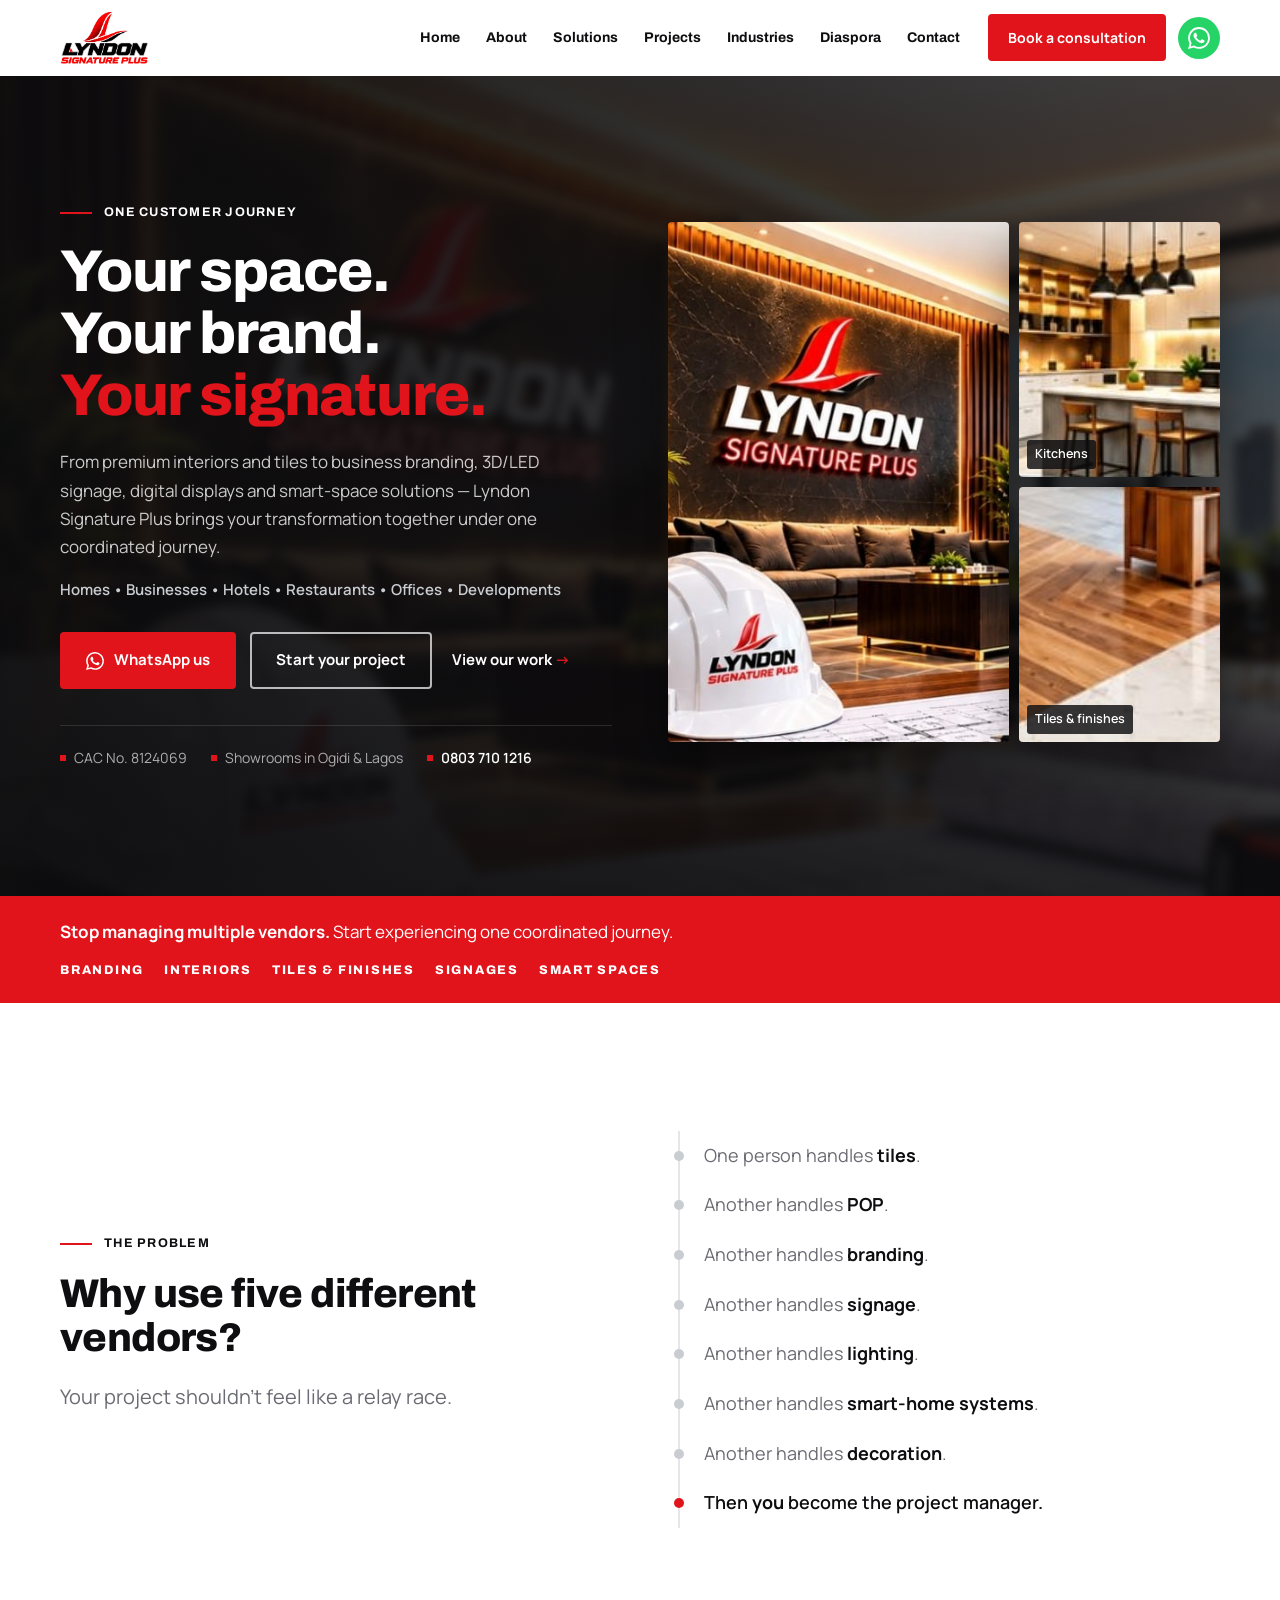
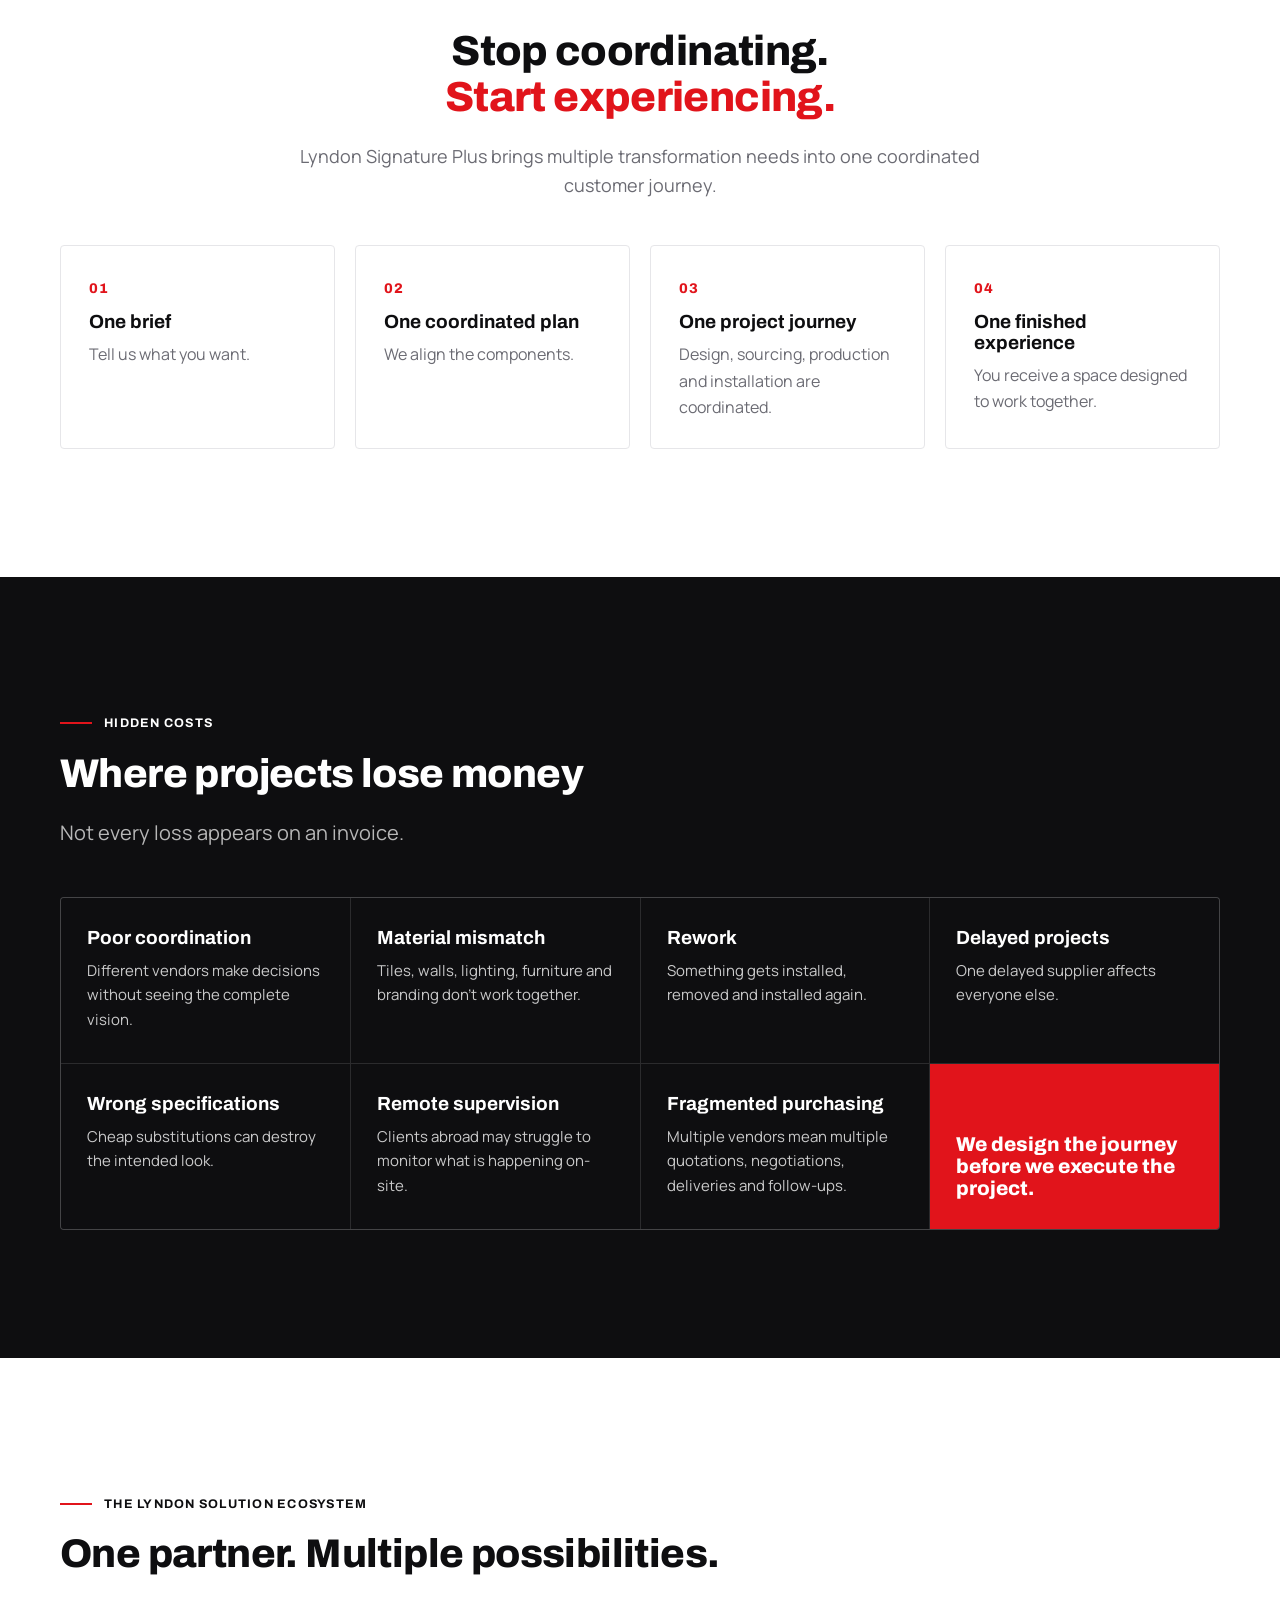
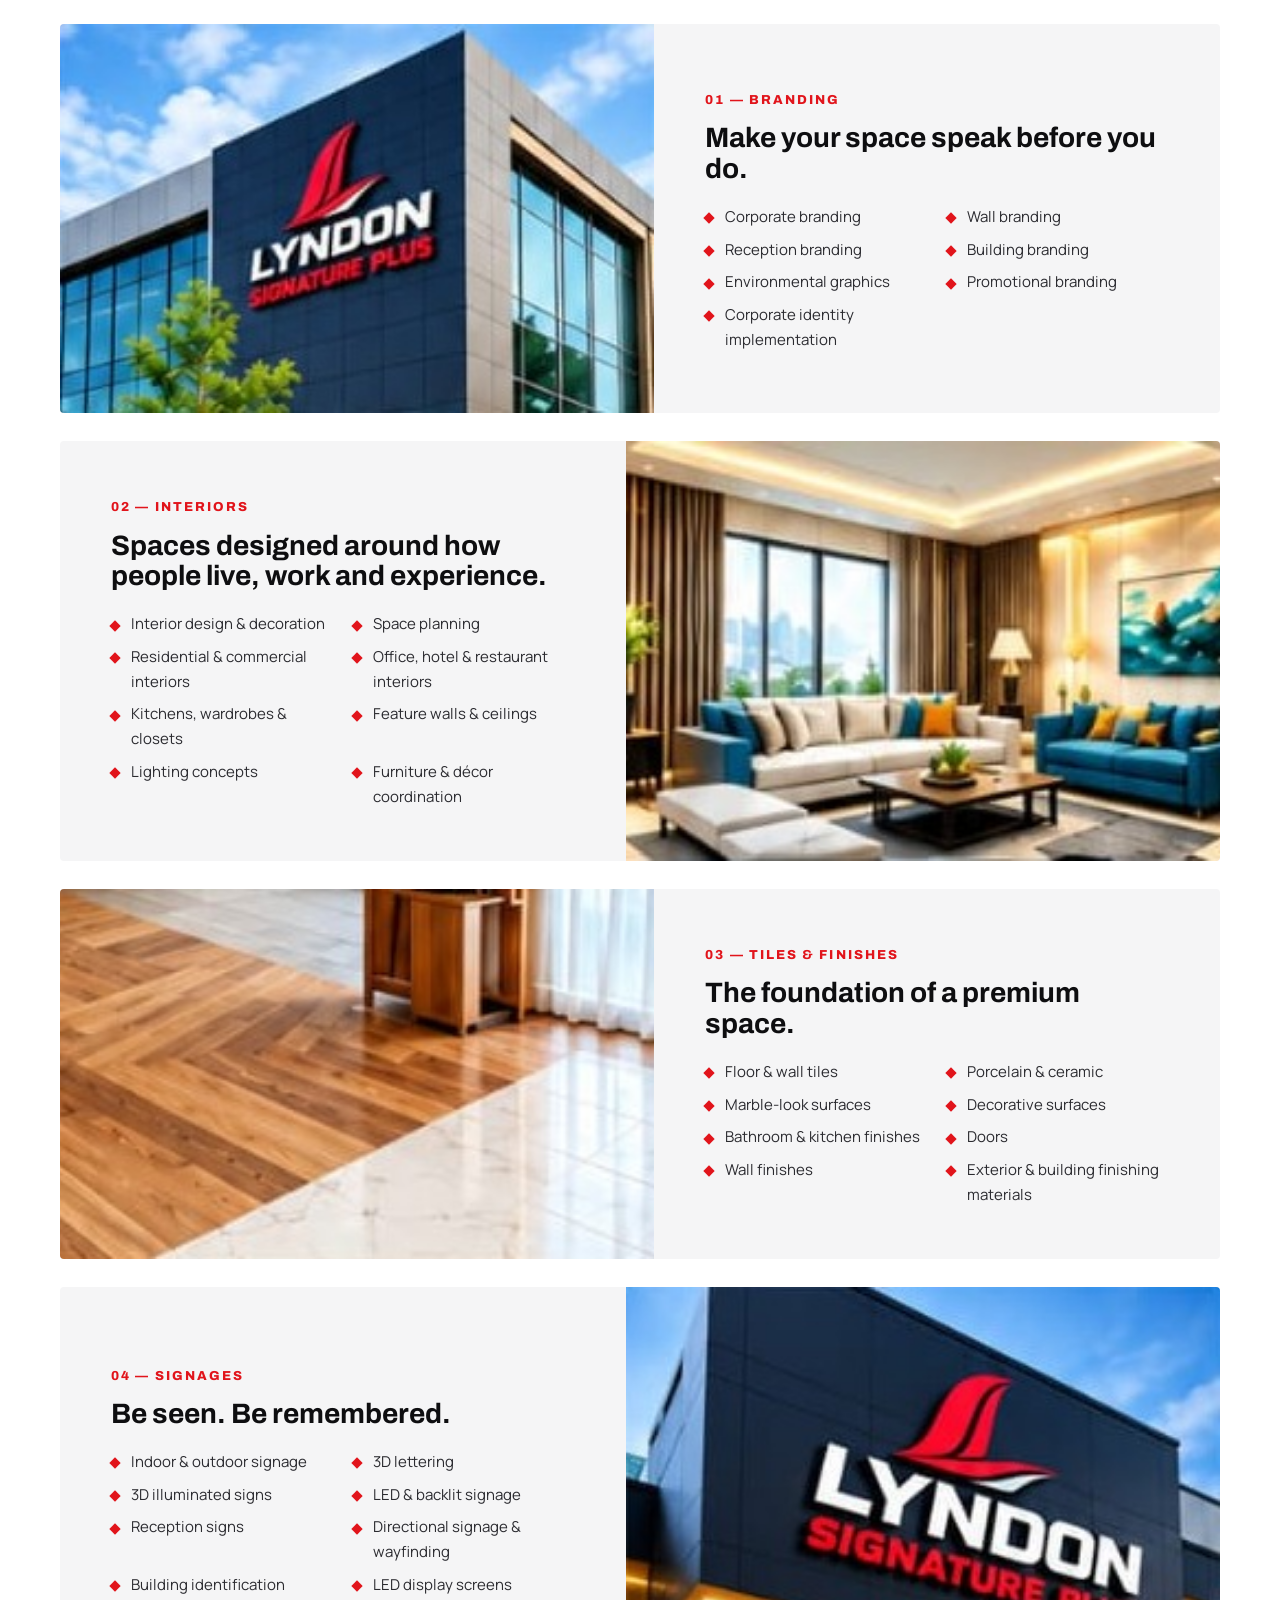
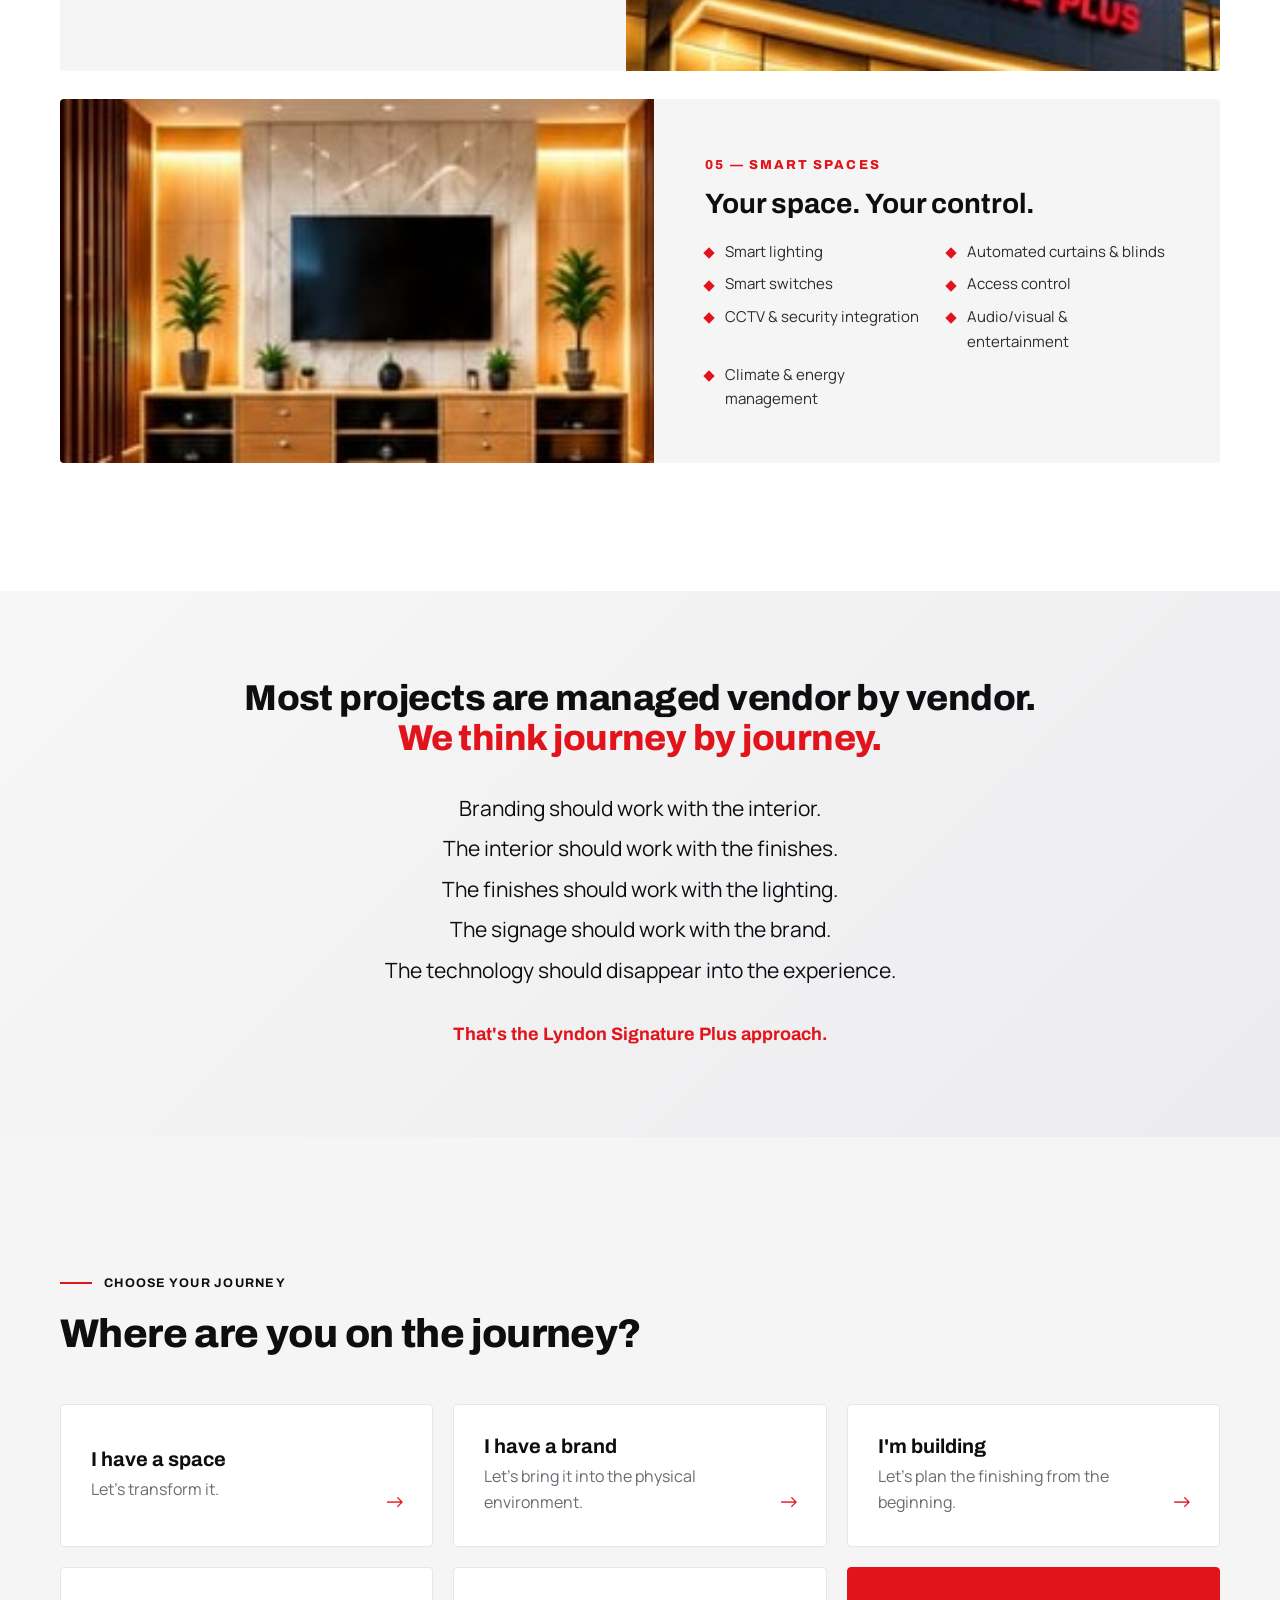
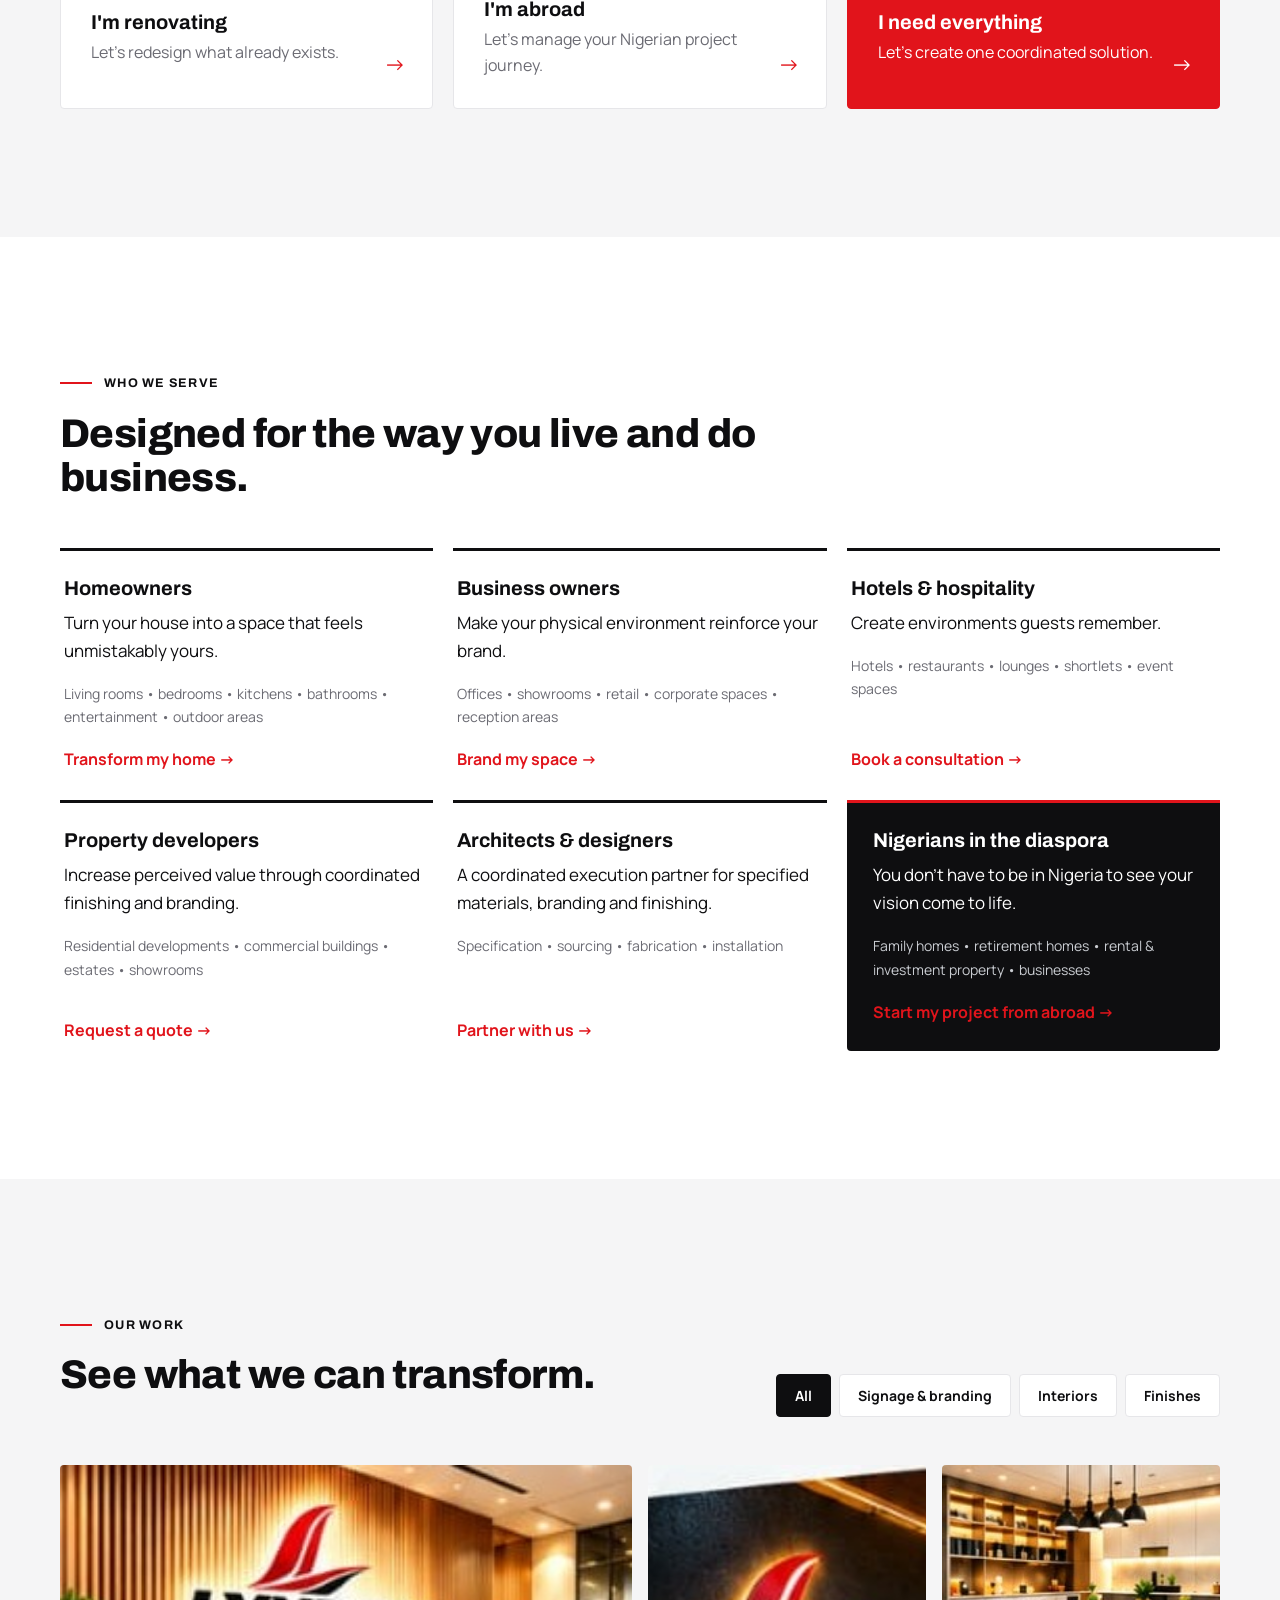
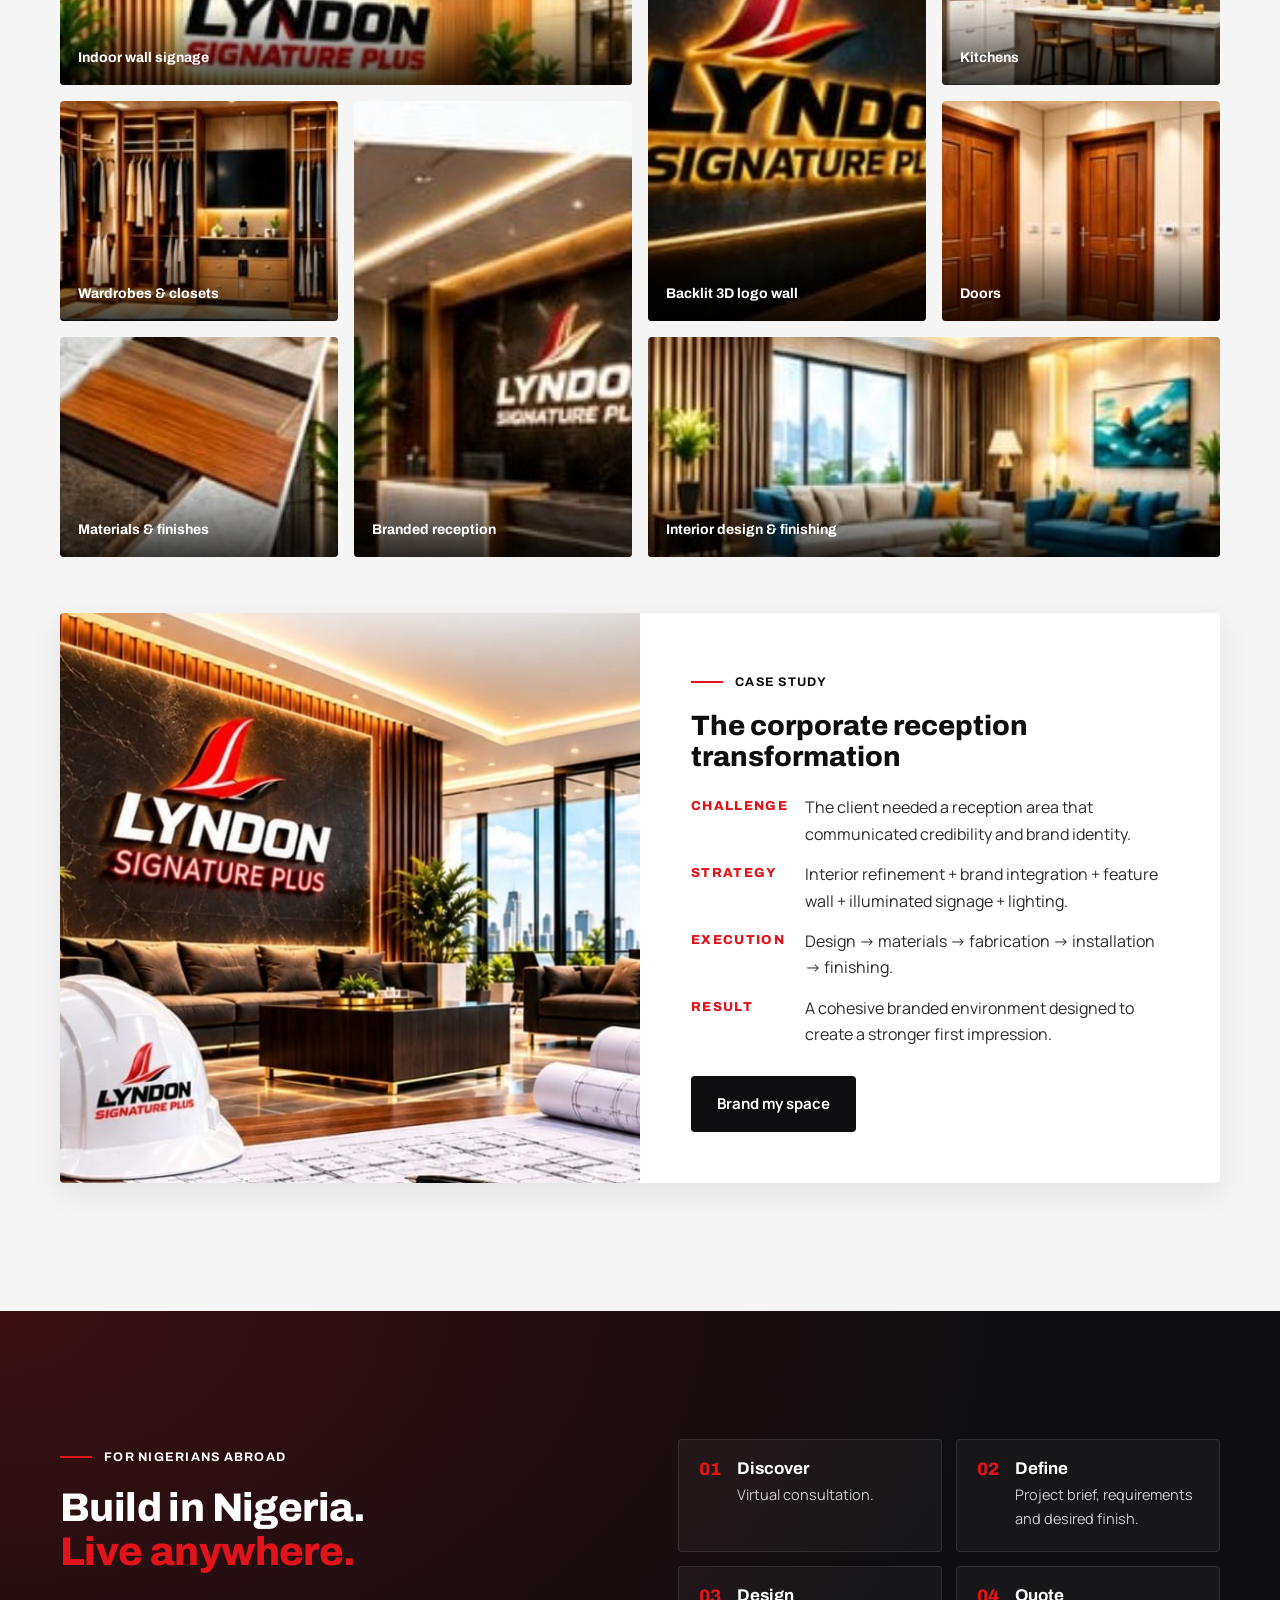
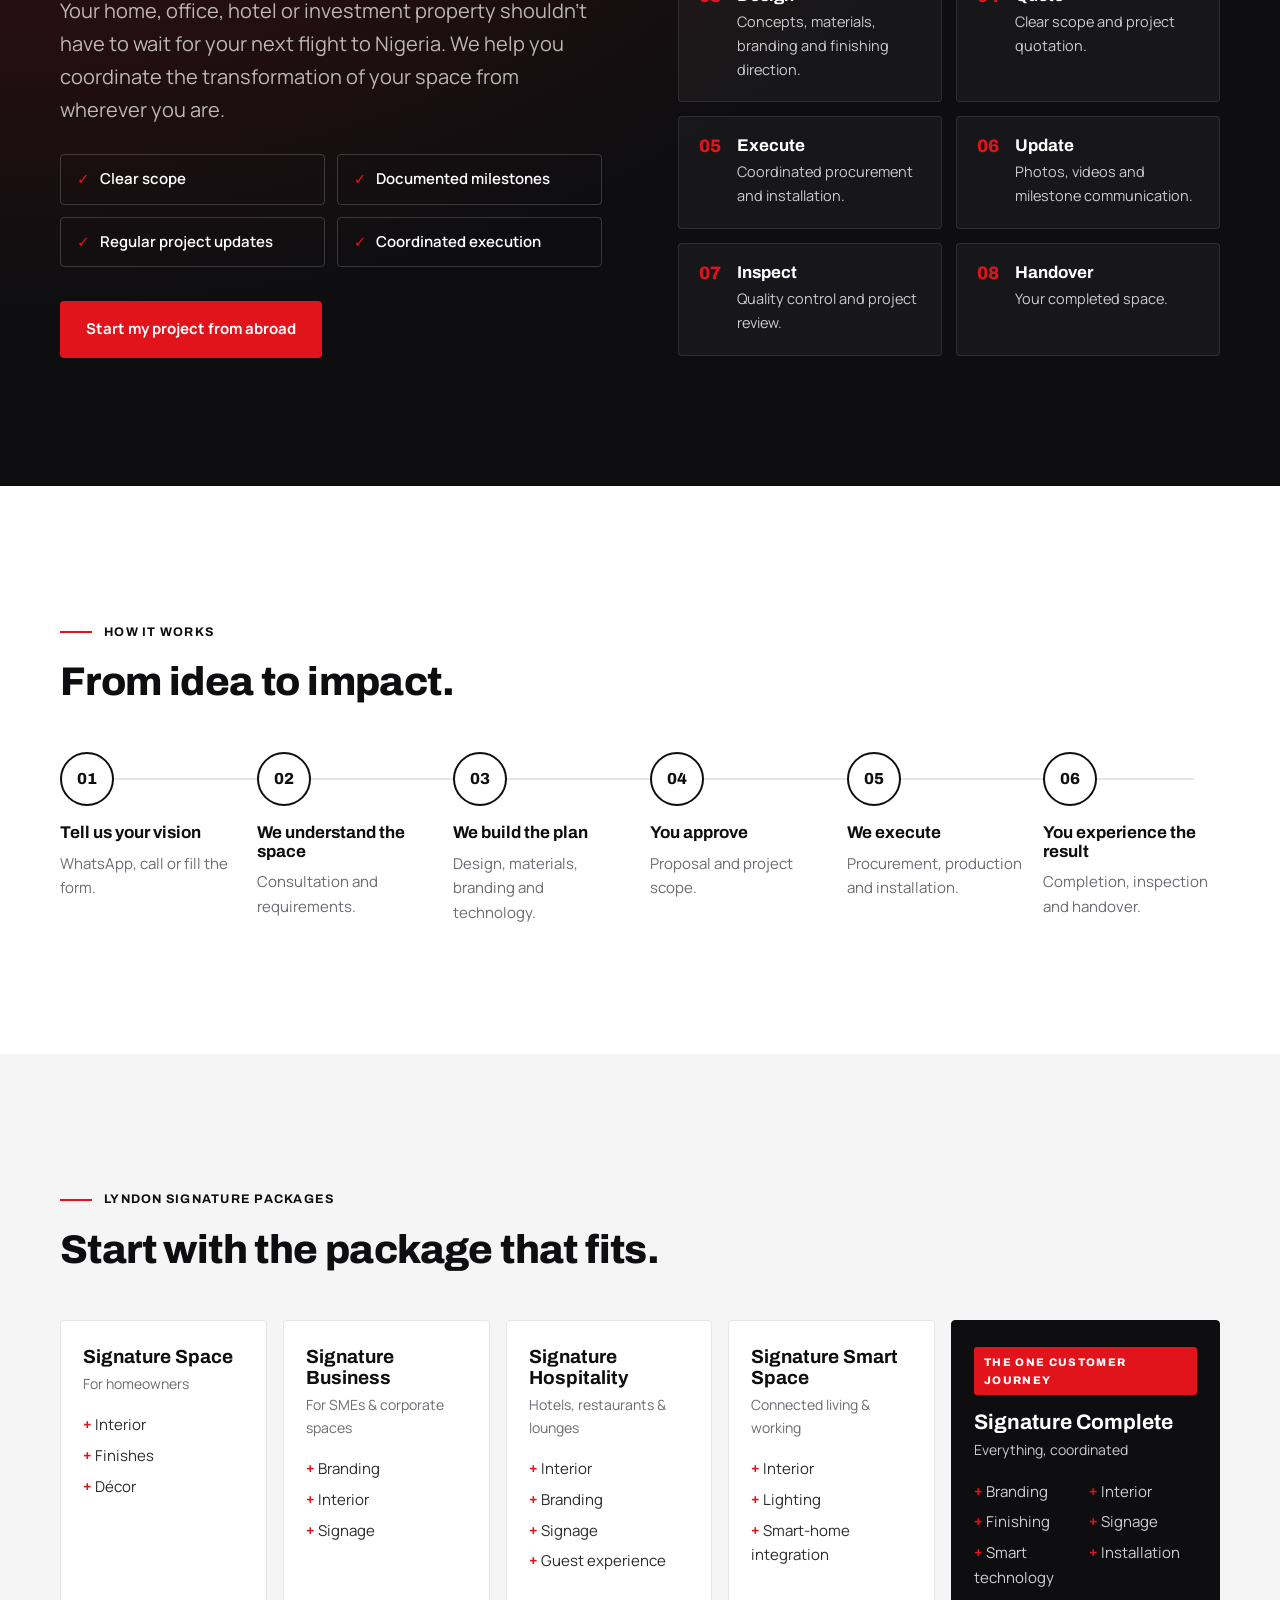
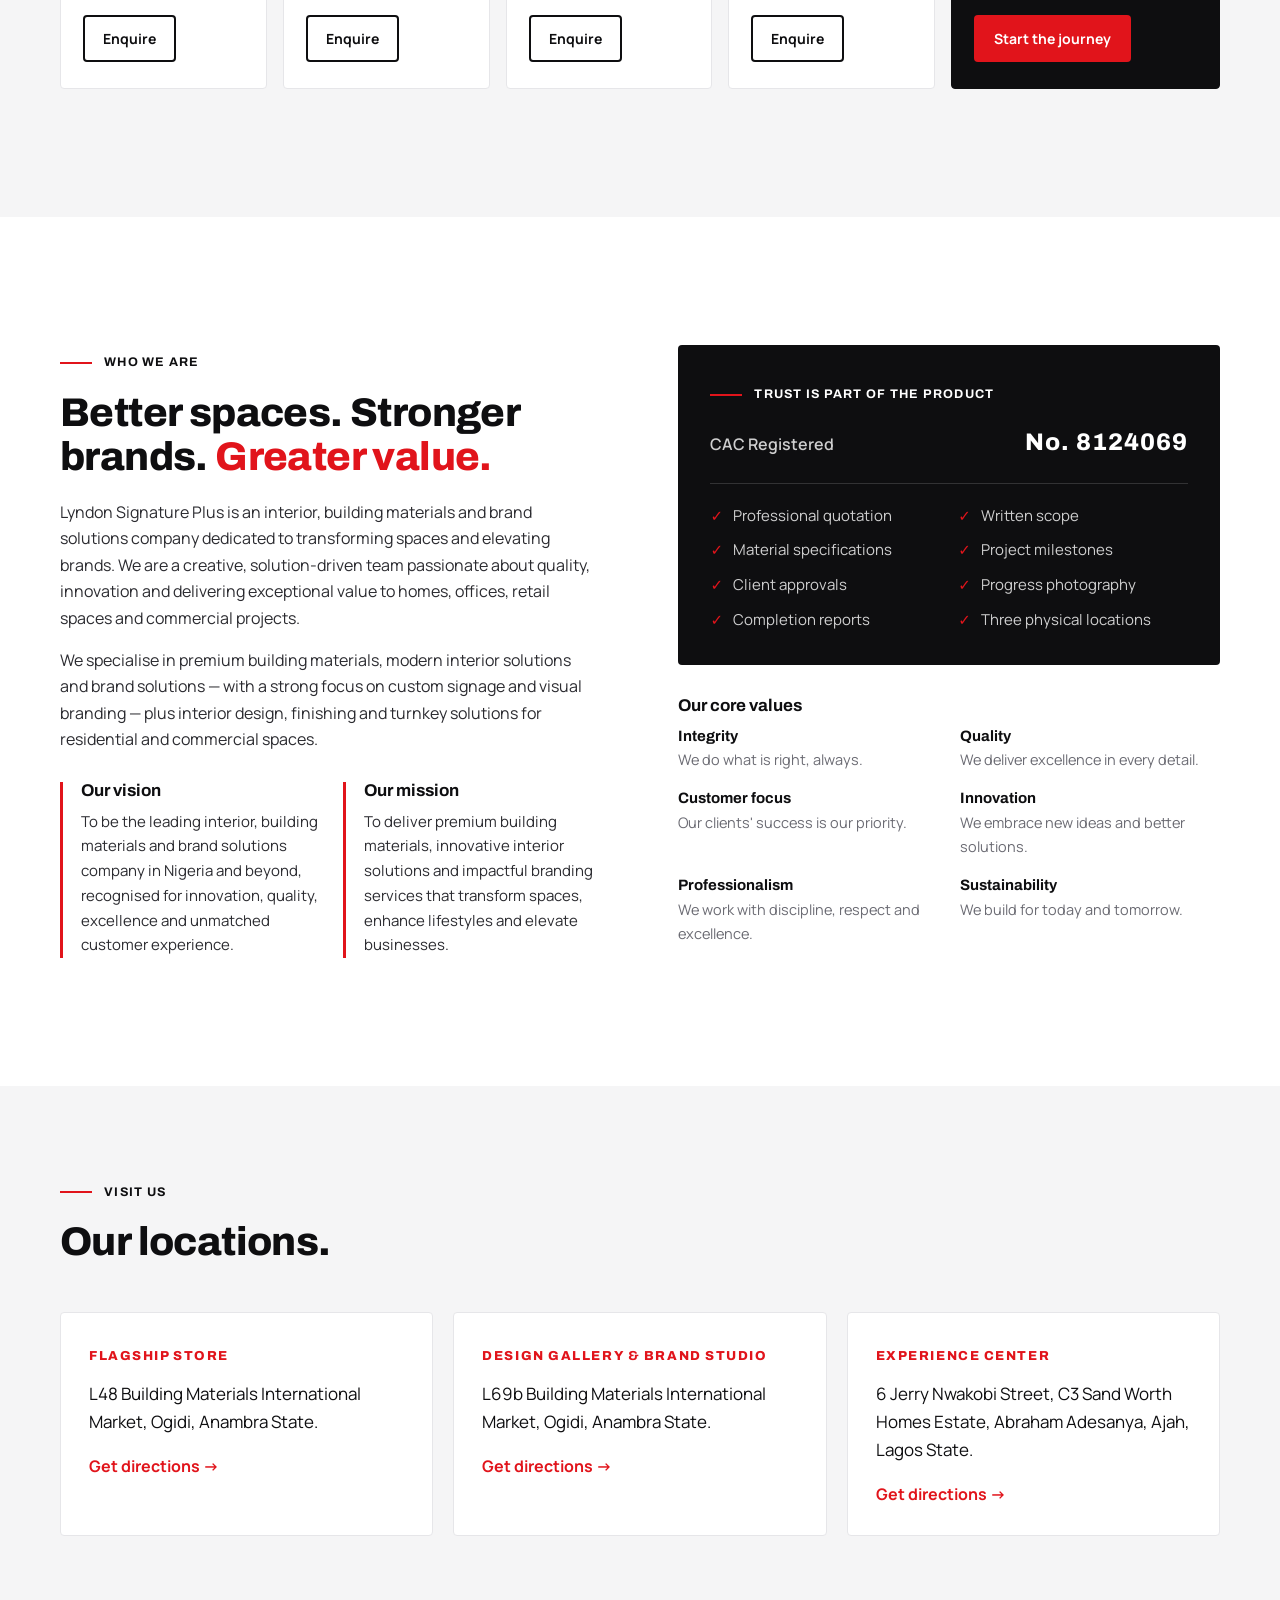
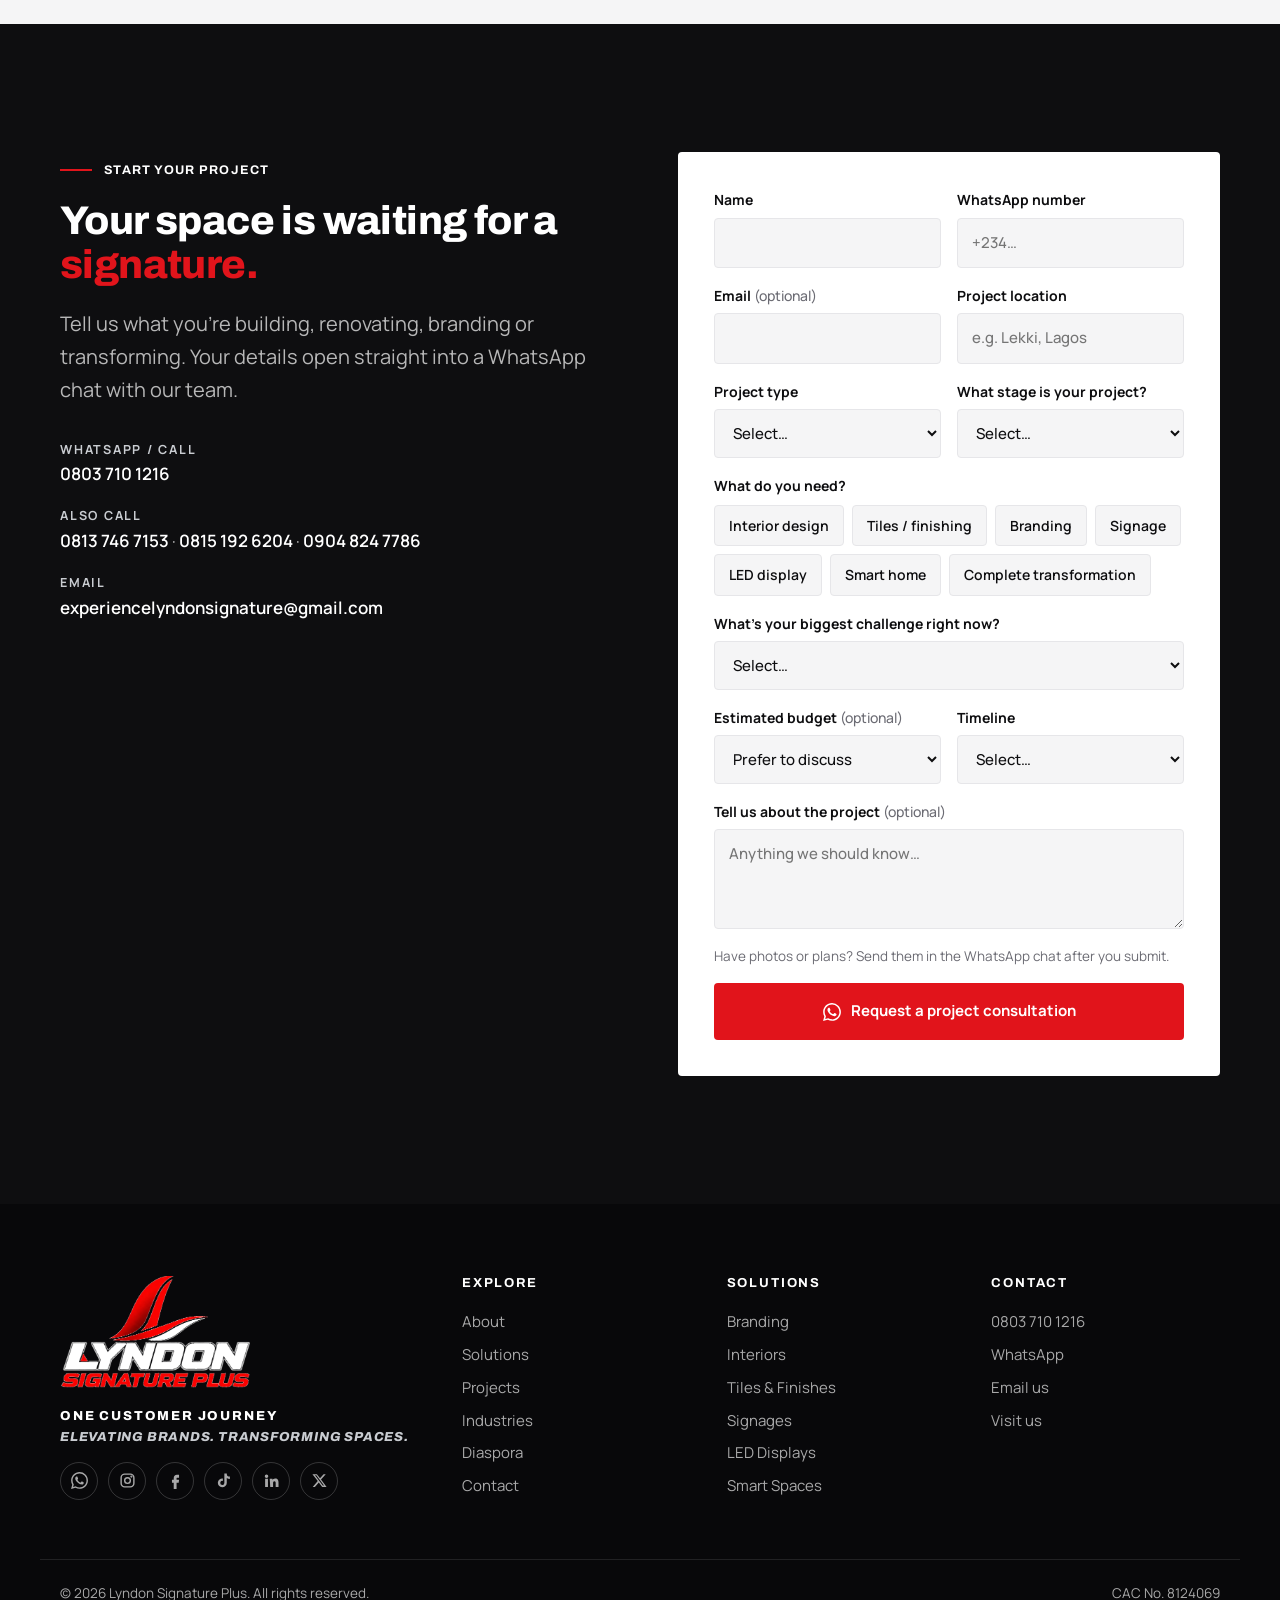
<file: website-v1-refined/index.html>
<!doctype html>
<html lang="en">
<head>
  <meta charset="utf-8">
  <meta name="viewport" content="width=device-width, initial-scale=1">
  <title>Lyndon Signature Plus — One Customer Journey</title>
  <meta name="description" content="Branding, interiors, tiles & finishes, signage and smart spaces under one coordinated journey. Lyndon Signature Plus — Elevating Brands. Transforming Spaces.">
  <meta name="theme-color" content="#0e0e10">
  <meta property="og:title" content="Lyndon Signature Plus — One Customer Journey">
  <meta property="og:description" content="Everything your space needs. One coordinated partner. Homes, businesses, hotels, restaurants, offices and developments.">
  <meta property="og:image" content="assets/img/hero-reception.jpg">
  <link rel="icon" type="image/png" href="assets/img/favicon.png">
  <link rel="preconnect" href="https://fonts.googleapis.com">
  <link rel="preconnect" href="https://fonts.gstatic.com" crossorigin>
  <link href="https://fonts.googleapis.com/css2?family=Archivo:ital,wght@0,500;0,700;0,800;0,900;1,800;1,900&family=Manrope:wght@400;500;600;700&display=swap" rel="stylesheet">
  <link rel="stylesheet" href="assets/css/styles.css">
</head>
<body>

<!-- ============ HEADER ============ -->
<header class="header" id="top">
  <div class="container header__inner">
    <a href="#top" class="header__logo" aria-label="Lyndon Signature Plus home">
      <img src="assets/img/logo.png" alt="Lyndon Signature Plus" width="1084" height="638">
    </a>
    <nav class="nav" id="nav" aria-label="Main">
      <a href="#top">Home</a>
      <a href="#about">About</a>
      <a href="#solutions">Solutions</a>
      <a href="#projects">Projects</a>
      <a href="#industries">Industries</a>
      <a href="#diaspora">Diaspora</a>
      <a href="#contact">Contact</a>
    </nav>
    <div class="header__actions">
      <a href="#contact" class="btn btn--red btn--sm header__cta">Book a consultation</a>
      <a href="https://wa.me/2348037101216" class="icon-btn icon-btn--wa" target="_blank" rel="noopener" aria-label="Chat on WhatsApp">
        <svg viewBox="0 0 24 24" aria-hidden="true"><use href="#i-wa"/></svg>
      </a>
      <button class="menu-toggle" id="menuToggle" aria-label="Open menu" aria-expanded="false" aria-controls="nav">
        <span></span><span></span><span></span>
      </button>
    </div>
  </div>
</header>

<main>

<!-- ============ HERO ============ -->
<section class="hero">
  <!-- Replace with a real project photo when available -->
  <div class="hero__bg" aria-hidden="true">
    <img src="assets/img/hero-reception.jpg" alt="">
  </div>
  <div class="container hero__grid">
    <div class="hero__content">
      <p class="eyebrow eyebrow--light"><span class="dash"></span>One Customer Journey</p>
      <h1 class="hero__title">
        Your space.<br>Your brand.<br><span class="text-red">Your signature.</span>
      </h1>
      <p class="hero__lead">
        From premium interiors and tiles to business branding, 3D/LED signage, digital displays and smart-space solutions — Lyndon Signature Plus brings your transformation together under one coordinated journey.
      </p>
      <p class="hero__segments">Homes • Businesses • Hotels • Restaurants • Offices • Developments</p>
      <div class="hero__ctas">
        <a href="https://wa.me/2348037101216" target="_blank" rel="noopener" class="btn btn--red">
          <svg viewBox="0 0 24 24" aria-hidden="true"><use href="#i-wa"/></svg> WhatsApp us
        </a>
        <a href="#contact" class="btn btn--ghost-light">Start your project</a>
        <a href="#projects" class="hero__more">View our work <span aria-hidden="true">→</span></a>
      </div>
      <ul class="hero__trust">
        <li>CAC No. 8124069</li>
        <li>Showrooms in Ogidi &amp; Lagos</li>
        <li><a href="tel:+2348037101216">0803 710 1216</a></li>
      </ul>
    </div>


    <!-- Replace with real project photos when available -->
    <div class="hero__media">
      <figure class="hero__main"><img src="assets/img/hero-reception.jpg" alt="Lounge with a backlit 3D logo wall" width="898" height="580"></figure>
      <figure class="hero__sm"><img src="assets/img/kitchens.jpg" alt="Fitted kitchen with island"><figcaption>Kitchens</figcaption></figure>
      <figure class="hero__sm"><img src="assets/img/flooring.jpg" alt="Wood-look and marble floor finishes"><figcaption>Tiles &amp; finishes</figcaption></figure>
    </div>
  </div>
</section>

<div class="strip">
  <div class="container strip__inner">
    <p><strong>Stop managing multiple vendors.</strong> Start experiencing one coordinated journey.</p>
    <ul class="strip__tags">
      <li>Branding</li><li>Interiors</li><li>Tiles &amp; Finishes</li><li>Signages</li><li>Smart Spaces</li>
    </ul>
  </div>
</div>

<!-- ============ PROBLEM: FIVE VENDORS ============ -->
<section class="section" id="why">
  <div class="container split">
    <div class="reveal">
      <p class="eyebrow"><span class="dash"></span>The problem</p>
      <h2 class="h2">Why use five different vendors?</h2>
      <p class="lead">Your project shouldn't feel like a relay race.</p>
    </div>
    <ol class="relay reveal">
      <li>One person handles <b>tiles</b>.</li>
      <li>Another handles <b>POP</b>.</li>
      <li>Another handles <b>branding</b>.</li>
      <li>Another handles <b>signage</b>.</li>
      <li>Another handles <b>lighting</b>.</li>
      <li>Another handles <b>smart-home systems</b>.</li>
      <li>Another handles <b>decoration</b>.</li>
      <li class="relay__last">Then <b>you</b> become the project manager.</li>
    </ol>
  </div>

  <div class="container">
    <div class="statement reveal">
      <h3>Stop coordinating.<br><span class="text-red">Start experiencing.</span></h3>
      <p>Lyndon Signature Plus brings multiple transformation needs into one coordinated customer journey.</p>
    </div>
    <div class="grid grid--4 ones">
      <article class="one reveal">
        <span class="one__n">01</span>
        <h4>One brief</h4>
        <p>Tell us what you want.</p>
      </article>
      <article class="one reveal">
        <span class="one__n">02</span>
        <h4>One coordinated plan</h4>
        <p>We align the components.</p>
      </article>
      <article class="one reveal">
        <span class="one__n">03</span>
        <h4>One project journey</h4>
        <p>Design, sourcing, production and installation are coordinated.</p>
      </article>
      <article class="one reveal">
        <span class="one__n">04</span>
        <h4>One finished experience</h4>
        <p>You receive a space designed to work together.</p>
      </article>
    </div>
  </div>
</section>

<!-- ============ WHERE PROJECTS LOSE MONEY ============ -->
<section class="section section--dark">
  <div class="container">
    <div class="section__head reveal">
      <p class="eyebrow eyebrow--light"><span class="dash"></span>Hidden costs</p>
      <h2 class="h2">Where projects lose money</h2>
      <p class="lead">Not every loss appears on an invoice.</p>
    </div>
    <div class="grid grid--losses">
      <div class="loss reveal"><h4>Poor coordination</h4><p>Different vendors make decisions without seeing the complete vision.</p></div>
      <div class="loss reveal"><h4>Material mismatch</h4><p>Tiles, walls, lighting, furniture and branding don't work together.</p></div>
      <div class="loss reveal"><h4>Rework</h4><p>Something gets installed, removed and installed again.</p></div>
      <div class="loss reveal"><h4>Delayed projects</h4><p>One delayed supplier affects everyone else.</p></div>
      <div class="loss reveal"><h4>Wrong specifications</h4><p>Cheap substitutions can destroy the intended look.</p></div>
      <div class="loss reveal"><h4>Remote supervision</h4><p>Clients abroad may struggle to monitor what is happening on-site.</p></div>
      <div class="loss reveal"><h4>Fragmented purchasing</h4><p>Multiple vendors mean multiple quotations, negotiations, deliveries and follow-ups.</p></div>
      <div class="loss loss--answer reveal"><h4>We design the journey before we execute the project.</h4></div>
    </div>
  </div>
</section>

<!-- ============ SOLUTIONS ============ -->
<section class="section" id="solutions">
  <div class="container">
    <div class="section__head reveal">
      <p class="eyebrow"><span class="dash"></span>The Lyndon solution ecosystem</p>
      <h2 class="h2">One partner. Multiple possibilities.</h2>
    </div>

    <div class="solutions">
      <article class="solution reveal">
        <div class="solution__img"><img src="assets/img/building-branding.jpg" alt="Building with Lyndon branding on its facade" loading="lazy"></div>
        <div class="solution__body">
          <span class="solution__n">01 — Branding</span>
          <h3>Make your space speak before you do.</h3>
          <ul class="ticks">
            <li>Corporate branding</li><li>Wall branding</li><li>Reception branding</li><li>Building branding</li>
            <li>Environmental graphics</li><li>Promotional branding</li><li>Corporate identity implementation</li>
          </ul>
        </div>
      </article>

      <article class="solution reveal">
        <div class="solution__img"><img src="assets/img/interiors.jpg" alt="Finished living room interior" loading="lazy"></div>
        <div class="solution__body">
          <span class="solution__n">02 — Interiors</span>
          <h3>Spaces designed around how people live, work and experience.</h3>
          <ul class="ticks">
            <li>Interior design &amp; decoration</li><li>Space planning</li><li>Residential &amp; commercial interiors</li>
            <li>Office, hotel &amp; restaurant interiors</li><li>Kitchens, wardrobes &amp; closets</li><li>Feature walls &amp; ceilings</li>
            <li>Lighting concepts</li><li>Furniture &amp; décor coordination</li>
          </ul>
        </div>
      </article>

      <article class="solution reveal">
        <div class="solution__img"><img src="assets/img/flooring.jpg" alt="Wood-look and marble flooring" loading="lazy"></div>
        <div class="solution__body">
          <span class="solution__n">03 — Tiles &amp; Finishes</span>
          <h3>The foundation of a premium space.</h3>
          <ul class="ticks">
            <li>Floor &amp; wall tiles</li><li>Porcelain &amp; ceramic</li><li>Marble-look surfaces</li><li>Decorative surfaces</li>
            <li>Bathroom &amp; kitchen finishes</li><li>Doors</li><li>Wall finishes</li><li>Exterior &amp; building finishing materials</li>
          </ul>
        </div>
      </article>

      <article class="solution reveal">
        <div class="solution__img"><img src="assets/img/signage-outdoor.jpg" alt="Illuminated 3D outdoor signage" loading="lazy"></div>
        <div class="solution__body">
          <span class="solution__n">04 — Signages</span>
          <h3>Be seen. Be remembered.</h3>
          <ul class="ticks">
            <li>Indoor &amp; outdoor signage</li><li>3D lettering</li><li>3D illuminated signs</li><li>LED &amp; backlit signage</li>
            <li>Reception signs</li><li>Directional signage &amp; wayfinding</li><li>Building identification</li><li>LED display screens</li>
          </ul>
        </div>
      </article>

      <article class="solution reveal">
        <div class="solution__img"><img src="assets/img/wall-finishes.jpg" alt="Media wall with integrated lighting" loading="lazy"></div>
        <div class="solution__body">
          <span class="solution__n">05 — Smart Spaces</span>
          <h3>Your space. Your control.</h3>
          <ul class="ticks">
            <li>Smart lighting</li><li>Automated curtains &amp; blinds</li><li>Smart switches</li><li>Access control</li>
            <li>CCTV &amp; security integration</li><li>Audio/visual &amp; entertainment</li><li>Climate &amp; energy management</li>
          </ul>
        </div>
      </article>
    </div>
  </div>
</section>

<!-- ============ DIFFERENTIATION ============ -->
<section class="section section--tight differ">
  <div class="container differ__inner reveal">
    <h2 class="differ__title">Most projects are managed vendor by vendor.<br><span class="text-red">We think journey by journey.</span></h2>
    <ul class="differ__list">
      <li>Branding should work with the interior.</li>
      <li>The interior should work with the finishes.</li>
      <li>The finishes should work with the lighting.</li>
      <li>The signage should work with the brand.</li>
      <li>The technology should disappear into the experience.</li>
    </ul>
    <p class="differ__sign">That's the Lyndon Signature Plus approach.</p>
  </div>
</section>

<!-- ============ CHOOSE YOUR JOURNEY ============ -->
<section class="section section--grey" id="journey">
  <div class="container">
    <div class="section__head reveal">
      <p class="eyebrow"><span class="dash"></span>Choose your journey</p>
      <h2 class="h2">Where are you on the journey?</h2>
    </div>
    <div class="grid grid--3 journeys">
      <button class="journey reveal" data-journey="I have a space"><h4>I have a space</h4><p>Let's transform it.</p><span class="arrow">→</span></button>
      <button class="journey reveal" data-journey="I have a brand"><h4>I have a brand</h4><p>Let's bring it into the physical environment.</p><span class="arrow">→</span></button>
      <button class="journey reveal" data-journey="I'm building"><h4>I'm building</h4><p>Let's plan the finishing from the beginning.</p><span class="arrow">→</span></button>
      <button class="journey reveal" data-journey="I'm renovating"><h4>I'm renovating</h4><p>Let's redesign what already exists.</p><span class="arrow">→</span></button>
      <button class="journey reveal" data-journey="I'm abroad"><h4>I'm abroad</h4><p>Let's manage your Nigerian project journey.</p><span class="arrow">→</span></button>
      <button class="journey journey--red reveal" data-journey="I need everything"><h4>I need everything</h4><p>Let's create one coordinated solution.</p><span class="arrow">→</span></button>
    </div>
  </div>
</section>

<!-- ============ WHO WE SERVE ============ -->
<section class="section" id="industries">
  <div class="container">
    <div class="section__head reveal">
      <p class="eyebrow"><span class="dash"></span>Who we serve</p>
      <h2 class="h2">Designed for the way you live and do business.</h2>
    </div>
    <div class="grid grid--3 serve">
      <article class="serve__card reveal">
        <h4>Homeowners</h4>
        <p>Turn your house into a space that feels unmistakably yours.</p>
        <small>Living rooms • bedrooms • kitchens • bathrooms • entertainment • outdoor areas</small>
        <a href="#contact" class="link">Transform my home →</a>
      </article>
      <article class="serve__card reveal">
        <h4>Business owners</h4>
        <p>Make your physical environment reinforce your brand.</p>
        <small>Offices • showrooms • retail • corporate spaces • reception areas</small>
        <a href="#contact" class="link">Brand my space →</a>
      </article>
      <article class="serve__card reveal">
        <h4>Hotels &amp; hospitality</h4>
        <p>Create environments guests remember.</p>
        <small>Hotels • restaurants • lounges • shortlets • event spaces</small>
        <a href="#contact" class="link">Book a consultation →</a>
      </article>
      <article class="serve__card reveal">
        <h4>Property developers</h4>
        <p>Increase perceived value through coordinated finishing and branding.</p>
        <small>Residential developments • commercial buildings • estates • showrooms</small>
        <a href="#contact" class="link">Request a quote →</a>
      </article>
      <article class="serve__card reveal">
        <h4>Architects &amp; designers</h4>
        <p>A coordinated execution partner for specified materials, branding and finishing.</p>
        <small>Specification • sourcing • fabrication • installation</small>
        <a href="#contact" class="link">Partner with us →</a>
      </article>
      <article class="serve__card serve__card--dark reveal">
        <h4>Nigerians in the diaspora</h4>
        <p>You don't have to be in Nigeria to see your vision come to life.</p>
        <small>Family homes • retirement homes • rental &amp; investment property • businesses</small>
        <a href="#diaspora" class="link">Start my project from abroad →</a>
      </article>
    </div>
  </div>
</section>

<!-- ============ PROJECTS / WORK ============ -->
<section class="section section--grey" id="projects">
  <div class="container">
    <div class="section__head section__head--row reveal">
      <div>
        <p class="eyebrow"><span class="dash"></span>Our work</p>
        <h2 class="h2">See what we can transform.</h2>
      </div>
      <div class="filters" role="tablist" aria-label="Filter work">
        <button class="filter is-active" data-filter="all">All</button>
        <button class="filter" data-filter="signage">Signage &amp; branding</button>
        <button class="filter" data-filter="interior">Interiors</button>
        <button class="filter" data-filter="finish">Finishes</button>
      </div>
    </div>

    <div class="gallery">
      <figure class="tile tile--wide reveal" data-cat="signage"><img src="assets/img/signage-indoor.jpg" alt="Indoor illuminated wall signage" loading="lazy"><figcaption>Indoor wall signage</figcaption></figure>
      <figure class="tile tile--tall reveal" data-cat="signage"><img src="assets/img/logo-wall.jpg" alt="Backlit 3D logo wall" loading="lazy"><figcaption>Backlit 3D logo wall</figcaption></figure>
      <figure class="tile reveal" data-cat="interior"><img src="assets/img/kitchens.jpg" alt="Modern kitchen with island" loading="lazy"><figcaption>Kitchens</figcaption></figure>
      <figure class="tile reveal" data-cat="interior"><img src="assets/img/wardrobes.jpg" alt="Walk-in wardrobe and closet" loading="lazy"><figcaption>Wardrobes &amp; closets</figcaption></figure>
      <figure class="tile tile--tall reveal" data-cat="signage"><img src="assets/img/reception.jpg" alt="Branded reception desk" loading="lazy"><figcaption>Branded reception</figcaption></figure>
      <figure class="tile reveal" data-cat="finish"><img src="assets/img/doors.jpg" alt="Solid wood doors" loading="lazy"><figcaption>Doors</figcaption></figure>
      <figure class="tile reveal" data-cat="finish"><img src="assets/img/materials.jpg" alt="Tile and wood finish samples" loading="lazy"><figcaption>Materials &amp; finishes</figcaption></figure>
      <figure class="tile tile--wide reveal" data-cat="interior"><img src="assets/img/interiors.jpg" alt="Living room interior" loading="lazy"><figcaption>Interior design &amp; finishing</figcaption></figure>
    </div>

    <article class="case reveal">
      <div class="case__img"><img src="assets/img/hero-reception.jpg" alt="Corporate reception with illuminated signage" loading="lazy"></div>
      <div class="case__body">
        <p class="eyebrow"><span class="dash"></span>Case study</p>
        <h3>The corporate reception transformation</h3>
        <dl class="case__dl">
          <div><dt>Challenge</dt><dd>The client needed a reception area that communicated credibility and brand identity.</dd></div>
          <div><dt>Strategy</dt><dd>Interior refinement + brand integration + feature wall + illuminated signage + lighting.</dd></div>
          <div><dt>Execution</dt><dd>Design → materials → fabrication → installation → finishing.</dd></div>
          <div><dt>Result</dt><dd>A cohesive branded environment designed to create a stronger first impression.</dd></div>
        </dl>
        <a href="#contact" class="btn btn--dark">Brand my space</a>
      </div>
    </article>
  </div>
</section>

<!-- ============ DIASPORA ============ -->
<section class="section section--dark diaspora" id="diaspora">
  <div class="container">
    <div class="split split--top">
      <div class="reveal">
        <p class="eyebrow eyebrow--light"><span class="dash"></span>For Nigerians abroad</p>
        <h2 class="h2">Build in Nigeria.<br><span class="text-red">Live anywhere.</span></h2>
        <p class="lead">Your home, office, hotel or investment property shouldn't have to wait for your next flight to Nigeria. We help you coordinate the transformation of your space from wherever you are.</p>
        <ul class="promise">
          <li>Clear scope</li><li>Documented milestones</li><li>Regular project updates</li><li>Coordinated execution</li>
        </ul>
        <a href="#contact" class="btn btn--red" data-journey-link="I'm abroad">Start my project from abroad</a>
      </div>
      <ol class="steps reveal">
        <li><span>01</span><div><h4>Discover</h4><p>Virtual consultation.</p></div></li>
        <li><span>02</span><div><h4>Define</h4><p>Project brief, requirements and desired finish.</p></div></li>
        <li><span>03</span><div><h4>Design</h4><p>Concepts, materials, branding and finishing direction.</p></div></li>
        <li><span>04</span><div><h4>Quote</h4><p>Clear scope and project quotation.</p></div></li>
        <li><span>05</span><div><h4>Execute</h4><p>Coordinated procurement and installation.</p></div></li>
        <li><span>06</span><div><h4>Update</h4><p>Photos, videos and milestone communication.</p></div></li>
        <li><span>07</span><div><h4>Inspect</h4><p>Quality control and project review.</p></div></li>
        <li><span>08</span><div><h4>Handover</h4><p>Your completed space.</p></div></li>
      </ol>
    </div>
  </div>
</section>

<!-- ============ HOW IT WORKS ============ -->
<section class="section" id="process">
  <div class="container">
    <div class="section__head reveal">
      <p class="eyebrow"><span class="dash"></span>How it works</p>
      <h2 class="h2">From idea to impact.</h2>
    </div>
    <ol class="process">
      <li class="reveal"><span>01</span><h4>Tell us your vision</h4><p>WhatsApp, call or fill the form.</p></li>
      <li class="reveal"><span>02</span><h4>We understand the space</h4><p>Consultation and requirements.</p></li>
      <li class="reveal"><span>03</span><h4>We build the plan</h4><p>Design, materials, branding and technology.</p></li>
      <li class="reveal"><span>04</span><h4>You approve</h4><p>Proposal and project scope.</p></li>
      <li class="reveal"><span>05</span><h4>We execute</h4><p>Procurement, production and installation.</p></li>
      <li class="reveal"><span>06</span><h4>You experience the result</h4><p>Completion, inspection and handover.</p></li>
    </ol>
  </div>
</section>

<!-- ============ PACKAGES ============ -->
<section class="section section--grey" id="packages">
  <div class="container">
    <div class="section__head reveal">
      <p class="eyebrow"><span class="dash"></span>Lyndon Signature packages</p>
      <h2 class="h2">Start with the package that fits.</h2>
    </div>
    <div class="packages">
      <article class="pkg reveal">
        <h4>Signature Space</h4><p class="pkg__for">For homeowners</p>
        <ul><li>Interior</li><li>Finishes</li><li>Décor</li></ul>
        <button class="btn btn--outline btn--sm" data-package="Signature Space">Enquire</button>
      </article>
      <article class="pkg reveal">
        <h4>Signature Business</h4><p class="pkg__for">For SMEs &amp; corporate spaces</p>
        <ul><li>Branding</li><li>Interior</li><li>Signage</li></ul>
        <button class="btn btn--outline btn--sm" data-package="Signature Business">Enquire</button>
      </article>
      <article class="pkg reveal">
        <h4>Signature Hospitality</h4><p class="pkg__for">Hotels, restaurants &amp; lounges</p>
        <ul><li>Interior</li><li>Branding</li><li>Signage</li><li>Guest experience</li></ul>
        <button class="btn btn--outline btn--sm" data-package="Signature Hospitality">Enquire</button>
      </article>
      <article class="pkg reveal">
        <h4>Signature Smart Space</h4><p class="pkg__for">Connected living &amp; working</p>
        <ul><li>Interior</li><li>Lighting</li><li>Smart-home integration</li></ul>
        <button class="btn btn--outline btn--sm" data-package="Signature Smart Space">Enquire</button>
      </article>
      <article class="pkg pkg--hero reveal">
        <span class="pkg__badge">The One Customer Journey</span>
        <h4>Signature Complete</h4><p class="pkg__for">Everything, coordinated</p>
        <ul><li>Branding</li><li>Interior</li><li>Finishing</li><li>Signage</li><li>Smart technology</li><li>Installation</li></ul>
        <button class="btn btn--red btn--sm" data-package="Signature Complete">Start the journey</button>
      </article>
    </div>
  </div>
</section>

<!-- ============ ABOUT + TRUST ============ -->
<section class="section" id="about">
  <div class="container">
    <div class="split split--top">
      <div class="reveal">
        <p class="eyebrow"><span class="dash"></span>Who we are</p>
        <h2 class="h2">Better spaces. Stronger brands. <span class="text-red">Greater value.</span></h2>
        <p>Lyndon Signature Plus is an interior, building materials and brand solutions company dedicated to transforming spaces and elevating brands. We are a creative, solution-driven team passionate about quality, innovation and delivering exceptional value to homes, offices, retail spaces and commercial projects.</p>
        <p>We specialise in premium building materials, modern interior solutions and brand solutions — with a strong focus on custom signage and visual branding — plus interior design, finishing and turnkey solutions for residential and commercial spaces.</p>
        <div class="vm">
          <div><h4>Our vision</h4><p>To be the leading interior, building materials and brand solutions company in Nigeria and beyond, recognised for innovation, quality, excellence and unmatched customer experience.</p></div>
          <div><h4>Our mission</h4><p>To deliver premium building materials, innovative interior solutions and impactful branding services that transform spaces, enhance lifestyles and elevate businesses.</p></div>
        </div>
      </div>
      <div class="reveal">
        <div class="trust">
          <p class="eyebrow eyebrow--light"><span class="dash"></span>Trust is part of the product</p>
          <div class="trust__cac">
            <span>CAC Registered</span>
            <strong>No. 8124069</strong>
          </div>
          <ul class="trust__list">
            <li>Professional quotation</li>
            <li>Written scope</li>
            <li>Material specifications</li>
            <li>Project milestones</li>
            <li>Client approvals</li>
            <li>Progress photography</li>
            <li>Completion reports</li>
            <li>Three physical locations</li>
          </ul>
        </div>
        <h4 class="values__title">Our core values</h4>
        <ul class="values">
          <li><b>Integrity</b> We do what is right, always.</li>
          <li><b>Quality</b> We deliver excellence in every detail.</li>
          <li><b>Customer focus</b> Our clients' success is our priority.</li>
          <li><b>Innovation</b> We embrace new ideas and better solutions.</li>
          <li><b>Professionalism</b> We work with discipline, respect and excellence.</li>
          <li><b>Sustainability</b> We build for today and tomorrow.</li>
        </ul>
      </div>
    </div>
  </div>
</section>

<!-- ============ LOCATIONS ============ -->
<section class="section section--tight section--grey" id="locations">
  <div class="container">
    <div class="section__head reveal">
      <p class="eyebrow"><span class="dash"></span>Visit us</p>
      <h2 class="h2">Our locations.</h2>
    </div>
    <div class="grid grid--3">
      <article class="loc reveal">
        <span class="loc__tag">Flagship Store</span>
        <p>L48 Building Materials International Market, Ogidi, Anambra State.</p>
        <a class="link" target="_blank" rel="noopener" href="https://www.google.com/maps/search/?api=1&query=Building+Materials+International+Market+Ogidi+Anambra">Get directions →</a>
      </article>
      <article class="loc reveal">
        <span class="loc__tag">Design Gallery &amp; Brand Studio</span>
        <p>L69b Building Materials International Market, Ogidi, Anambra State.</p>
        <a class="link" target="_blank" rel="noopener" href="https://www.google.com/maps/search/?api=1&query=Building+Materials+International+Market+Ogidi+Anambra">Get directions →</a>
      </article>
      <article class="loc reveal">
        <span class="loc__tag">Experience Center</span>
        <p>6 Jerry Nwakobi Street, C3 Sand Worth Homes Estate, Abraham Adesanya, Ajah, Lagos State.</p>
        <a class="link" target="_blank" rel="noopener" href="https://www.google.com/maps/search/?api=1&query=Abraham+Adesanya+Ajah+Lagos">Get directions →</a>
      </article>
    </div>
  </div>
</section>

<!-- ============ LEAD FORM ============ -->
<section class="section section--dark contact" id="contact">
  <div class="container split split--top">
    <div class="reveal">
      <p class="eyebrow eyebrow--light"><span class="dash"></span>Start your project</p>
      <h2 class="h2">Your space is waiting for a <span class="text-red">signature.</span></h2>
      <p class="lead">Tell us what you're building, renovating, branding or transforming. Your details open straight into a WhatsApp chat with our team.</p>
      <ul class="contact__list">
        <li><span>WhatsApp / Call</span><a href="tel:+2348037101216">0803 710 1216</a></li>
        <li><span>Also call</span><a href="tel:+2348137467153">0813 746 7153</a> · <a href="tel:+2348151926204">0815 192 6204</a> · <a href="tel:+2349048247786">0904 824 7786</a></li>
        <li><span>Email</span><a href="mailto:experiencelyndonsignature@gmail.com">experiencelyndonsignature@gmail.com</a></li>
      </ul>
    </div>

    <form class="form reveal" id="leadForm" novalidate>
      <div class="form__row">
        <label>Name<input name="name" required autocomplete="name"></label>
        <label>WhatsApp number<input name="phone" type="tel" required autocomplete="tel" placeholder="+234…"></label>
      </div>
      <div class="form__row">
        <label>Email <em>(optional)</em><input name="email" type="email" autocomplete="email"></label>
        <label>Project location<input name="location" placeholder="e.g. Lekki, Lagos"></label>
      </div>
      <div class="form__row">
        <label>Project type
          <select name="type">
            <option value="">Select…</option>
            <option>Home</option><option>Office</option><option>Hotel</option><option>Restaurant</option>
            <option>Retail</option><option>Showroom</option><option>Estate / Development</option>
            <option>Corporate Building</option><option>Other</option>
          </select>
        </label>
        <label>What stage is your project?
          <select name="stage">
            <option value="">Select…</option>
            <option>Just exploring</option><option>Planning</option><option>Building</option>
            <option>Finishing</option><option>Renovating</option><option>Ready to execute</option>
          </select>
        </label>
      </div>

      <fieldset class="checks">
        <legend>What do you need?</legend>
        <label><input type="checkbox" name="needs" value="Interior Design"><span>Interior design</span></label>
        <label><input type="checkbox" name="needs" value="Tiles/Finishing"><span>Tiles / finishing</span></label>
        <label><input type="checkbox" name="needs" value="Branding"><span>Branding</span></label>
        <label><input type="checkbox" name="needs" value="Signage"><span>Signage</span></label>
        <label><input type="checkbox" name="needs" value="LED Display"><span>LED display</span></label>
        <label><input type="checkbox" name="needs" value="Smart Home"><span>Smart home</span></label>
        <label><input type="checkbox" name="needs" value="Complete Transformation"><span>Complete transformation</span></label>
      </fieldset>

      <label>What's your biggest challenge right now?
        <select name="challenge">
          <option value="">Select…</option>
          <option>Finding the right materials</option><option>Finding reliable vendors</option>
          <option>Coordinating contractors</option><option>Getting the desired quality</option>
          <option>Staying within budget</option><option>Managing the project remotely</option>
          <option>Creating a premium look</option><option>Branding my business/property</option>
          <option>I don't know where to start</option>
        </select>
      </label>

      <div class="form__row">
        <label>Estimated budget <em>(optional)</em>
          <select name="budget">
            <option value="">Prefer to discuss</option>
            <option>Under ₦2m</option><option>₦2m – ₦5m</option><option>₦5m – ₦15m</option>
            <option>₦15m – ₦50m</option><option>₦50m+</option>
          </select>
        </label>
        <label>Timeline
          <select name="timeline">
            <option value="">Select…</option>
            <option>As soon as possible</option><option>Within 1 month</option>
            <option>1 – 3 months</option><option>3 – 6 months</option><option>Just planning ahead</option>
          </select>
        </label>
      </div>

      <label>Tell us about the project <em>(optional)</em>
        <textarea name="message" rows="3" placeholder="Anything we should know…"></textarea>
      </label>
      <input type="hidden" name="journey">

      <p class="form__note">Have photos or plans? Send them in the WhatsApp chat after you submit.</p>
      <p class="form__error" id="formError" role="alert" hidden></p>
      <button type="submit" class="btn btn--red btn--block">
        <svg viewBox="0 0 24 24" aria-hidden="true"><use href="#i-wa"/></svg>
        Request a project consultation
      </button>
    </form>
  </div>
</section>

</main>

<!-- ============ FOOTER ============ -->
<footer class="footer">
  <div class="container footer__grid">
    <div class="footer__brand">
      <img src="assets/img/logo-light.png" alt="Lyndon Signature Plus" width="1084" height="638" loading="lazy">
      <p class="footer__tag">One Customer Journey<br><span>Elevating Brands. Transforming Spaces.</span></p>
      <div class="socials">
        <a href="https://wa.me/2348037101216" target="_blank" rel="noopener" aria-label="WhatsApp"><svg viewBox="0 0 24 24"><use href="#i-wa"/></svg></a>
        <!-- TODO: add real social profile URLs (handle on flyer: "@Lyndon signatures") -->
        <a href="#" aria-label="Instagram"><svg viewBox="0 0 24 24"><use href="#i-ig"/></svg></a>
        <a href="#" aria-label="Facebook"><svg viewBox="0 0 24 24"><use href="#i-fb"/></svg></a>
        <a href="#" aria-label="TikTok"><svg viewBox="0 0 24 24"><use href="#i-tt"/></svg></a>
        <a href="#" aria-label="LinkedIn"><svg viewBox="0 0 24 24"><use href="#i-in"/></svg></a>
        <a href="#" aria-label="X"><svg viewBox="0 0 24 24"><use href="#i-x"/></svg></a>
      </div>
    </div>
    <div>
      <h5>Explore</h5>
      <a href="#about">About</a><a href="#solutions">Solutions</a><a href="#projects">Projects</a>
      <a href="#industries">Industries</a><a href="#diaspora">Diaspora</a><a href="#contact">Contact</a>
    </div>
    <div>
      <h5>Solutions</h5>
      <a href="#solutions">Branding</a><a href="#solutions">Interiors</a><a href="#solutions">Tiles &amp; Finishes</a>
      <a href="#solutions">Signages</a><a href="#solutions">LED Displays</a><a href="#solutions">Smart Spaces</a>
    </div>
    <div>
      <h5>Contact</h5>
      <a href="tel:+2348037101216">0803 710 1216</a>
      <a href="https://wa.me/2348037101216" target="_blank" rel="noopener">WhatsApp</a>
      <a href="mailto:experiencelyndonsignature@gmail.com">Email us</a>
      <a href="#locations">Visit us</a>
    </div>
  </div>
  <div class="container footer__base">
    <p>© <span id="year">2026</span> Lyndon Signature Plus. All rights reserved.</p>
    <p>CAC No. 8124069</p>
  </div>
</footer>

<!-- Mobile bottom bar -->
<nav class="bottombar" aria-label="Quick contact">
  <a href="https://wa.me/2348037101216" target="_blank" rel="noopener"><svg viewBox="0 0 24 24" aria-hidden="true"><use href="#i-wa"/></svg>WhatsApp</a>
  <a href="tel:+2348037101216"><svg viewBox="0 0 24 24" aria-hidden="true"><use href="#i-phone"/></svg>Call</a>
  <a href="#contact" class="bottombar__cta">Get a quote</a>
</nav>

<!-- Icon sprite -->
<svg width="0" height="0" style="position:absolute" aria-hidden="true">
  <symbol id="i-wa" viewBox="0 0 24 24"><path fill="currentColor" d="M17.47 14.38c-.3-.15-1.76-.87-2.03-.97-.27-.1-.47-.15-.67.15-.2.3-.77.97-.94 1.17-.17.2-.35.22-.65.07-.3-.15-1.26-.46-2.4-1.48-.89-.79-1.49-1.77-1.66-2.07-.17-.3-.02-.46.13-.61.13-.13.3-.35.45-.52.15-.17.2-.3.3-.5.1-.2.05-.37-.03-.52-.07-.15-.67-1.62-.92-2.22-.24-.58-.49-.5-.67-.51h-.57c-.2 0-.52.07-.79.37-.27.3-1.04 1.02-1.04 2.48s1.07 2.88 1.21 3.08c.15.2 2.1 3.2 5.08 4.49.71.31 1.26.49 1.69.63.71.23 1.36.2 1.87.12.57-.09 1.76-.72 2.01-1.41.25-.69.25-1.29.17-1.41-.07-.12-.27-.2-.57-.35zM12.04 21.8h-.01a9.8 9.8 0 0 1-5-1.37l-.36-.21-3.72.98 1-3.63-.24-.37a9.8 9.8 0 0 1-1.5-5.22c0-5.42 4.42-9.84 9.85-9.84a9.78 9.78 0 0 1 6.96 2.89 9.78 9.78 0 0 1 2.88 6.96c0 5.43-4.42 9.85-9.85 9.85zm8.38-18.23A11.77 11.77 0 0 0 12.04.1C5.5.1.17 5.42.17 11.97c0 2.09.55 4.13 1.59 5.93L.07 24l6.25-1.64a11.84 11.84 0 0 0 5.71 1.46h.01c6.54 0 11.87-5.33 11.87-11.88 0-3.17-1.24-6.16-3.49-8.4z"/></symbol>
  <symbol id="i-phone" viewBox="0 0 24 24"><path fill="none" stroke="currentColor" stroke-width="2" stroke-linecap="round" stroke-linejoin="round" d="M22 16.9v3a2 2 0 0 1-2.2 2 19.8 19.8 0 0 1-8.6-3.1 19.5 19.5 0 0 1-6-6A19.8 19.8 0 0 1 2.1 4.2 2 2 0 0 1 4.1 2h3a2 2 0 0 1 2 1.7c.1.9.4 1.8.7 2.7a2 2 0 0 1-.5 2.1L8 9.8a16 16 0 0 0 6 6l1.3-1.3a2 2 0 0 1 2.1-.4c.9.3 1.8.6 2.7.7a2 2 0 0 1 1.7 2z"/></symbol>
  <symbol id="i-ig" viewBox="0 0 24 24"><g fill="none" stroke="currentColor" stroke-width="2"><rect x="3" y="3" width="18" height="18" rx="5"/><circle cx="12" cy="12" r="4"/><circle cx="17.5" cy="6.5" r=".6" fill="currentColor"/></g></symbol>
  <symbol id="i-fb" viewBox="0 0 24 24"><path fill="currentColor" d="M14 8h3V4h-3c-2.8 0-4.5 1.8-4.5 4.6V11H7v4h2.5v9h4v-9h3l.5-4h-3.5V8.8c0-.5.3-.8.5-.8z"/></symbol>
  <symbol id="i-tt" viewBox="0 0 24 24"><path fill="currentColor" d="M16.6 2h-3.4v13.4a2.9 2.9 0 1 1-2.1-2.8V9.1a6.3 6.3 0 1 0 5.5 6.3V8.6a8 8 0 0 0 4.4 1.3V6.5A4.4 4.4 0 0 1 16.6 2z"/></symbol>
  <symbol id="i-in" viewBox="0 0 24 24"><path fill="currentColor" d="M4.98 3.5a2.5 2.5 0 1 1 0 5 2.5 2.5 0 0 1 0-5zM3 9.5h4V21H3zM9.5 9.5h3.8v1.6h.06c.53-1 1.83-2.06 3.77-2.06 4.03 0 4.77 2.65 4.77 6.1V21h-4v-5.1c0-1.22-.02-2.79-1.7-2.79-1.7 0-1.96 1.33-1.96 2.7V21h-4z"/></symbol>
  <symbol id="i-x" viewBox="0 0 24 24"><path fill="currentColor" d="M17.75 3h3.07l-6.7 7.66L22 21h-6.17l-4.83-6.32L5.47 21H2.4l7.17-8.2L2 3h6.33l4.37 5.77zm-1.08 16.17h1.7L7.4 4.73H5.58z"/></symbol>
</svg>

<script src="assets/js/main.js"></script>
</body>
</html>
</file>
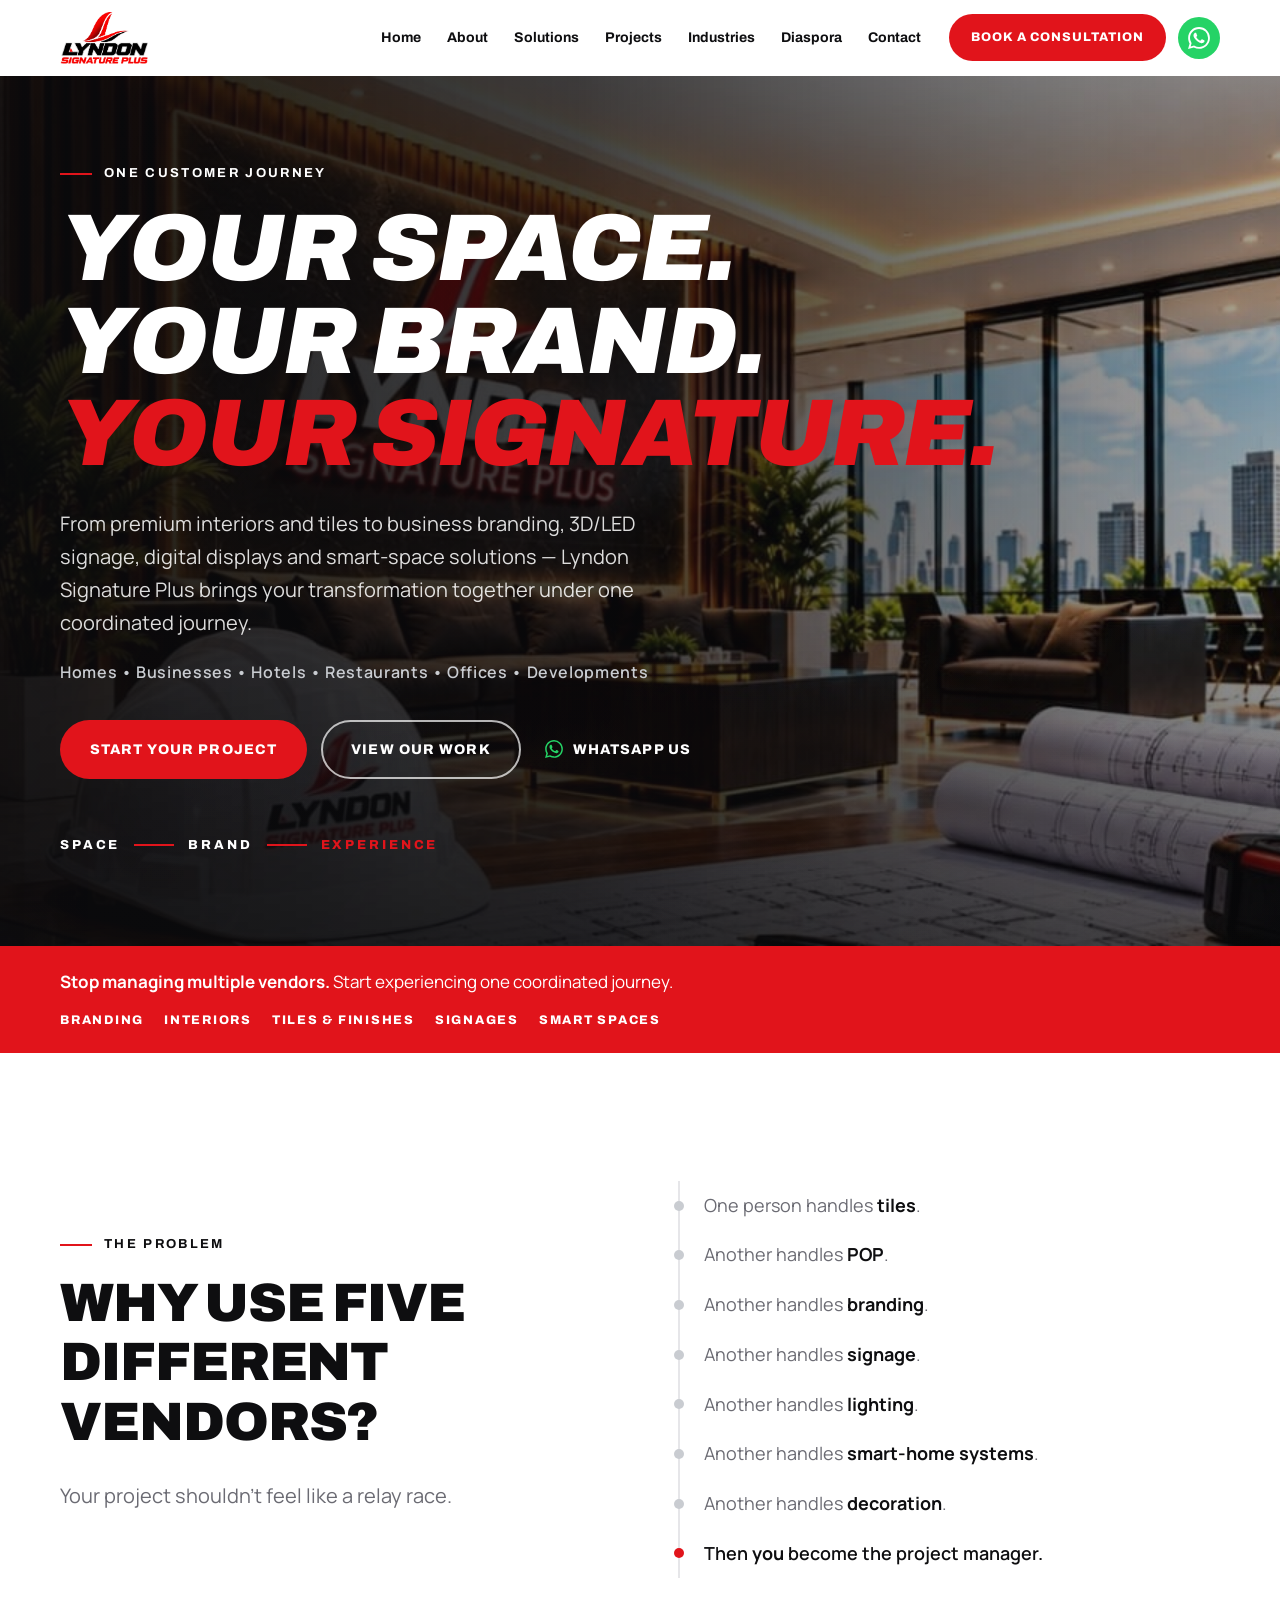
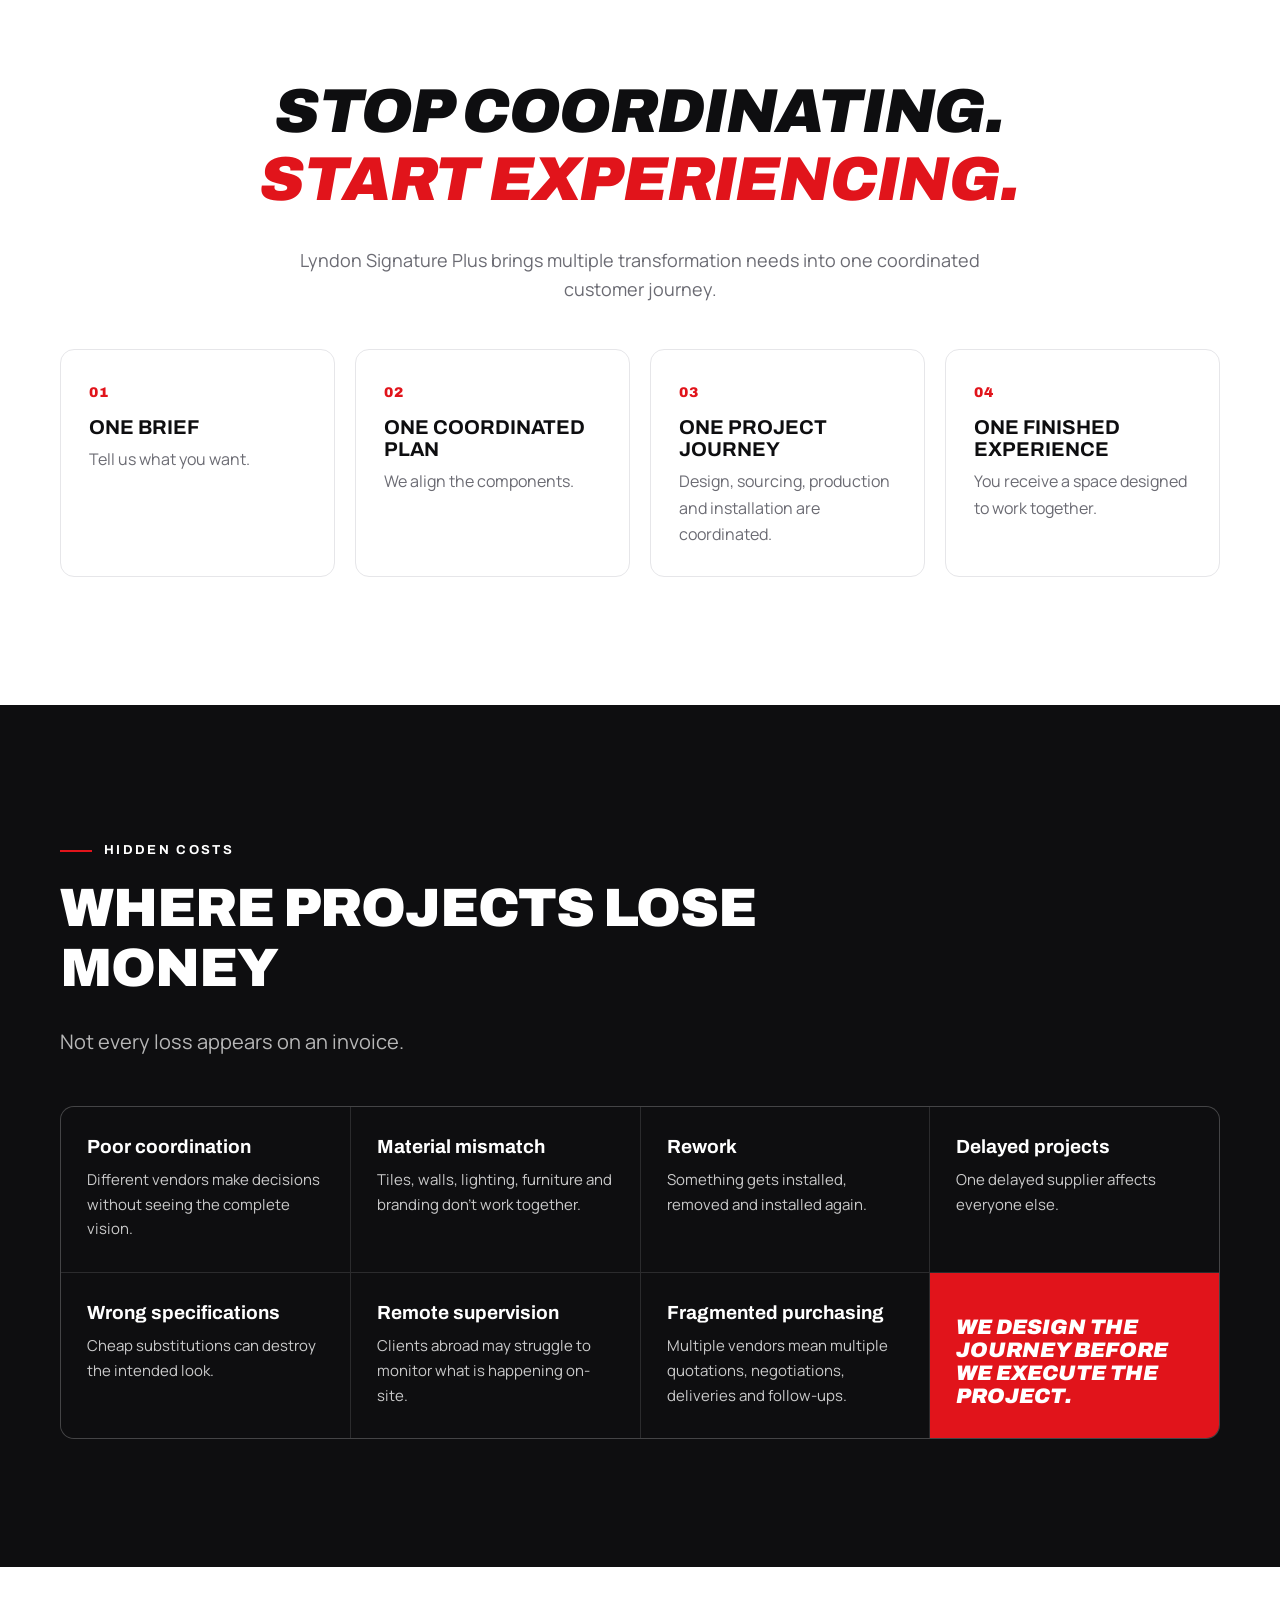
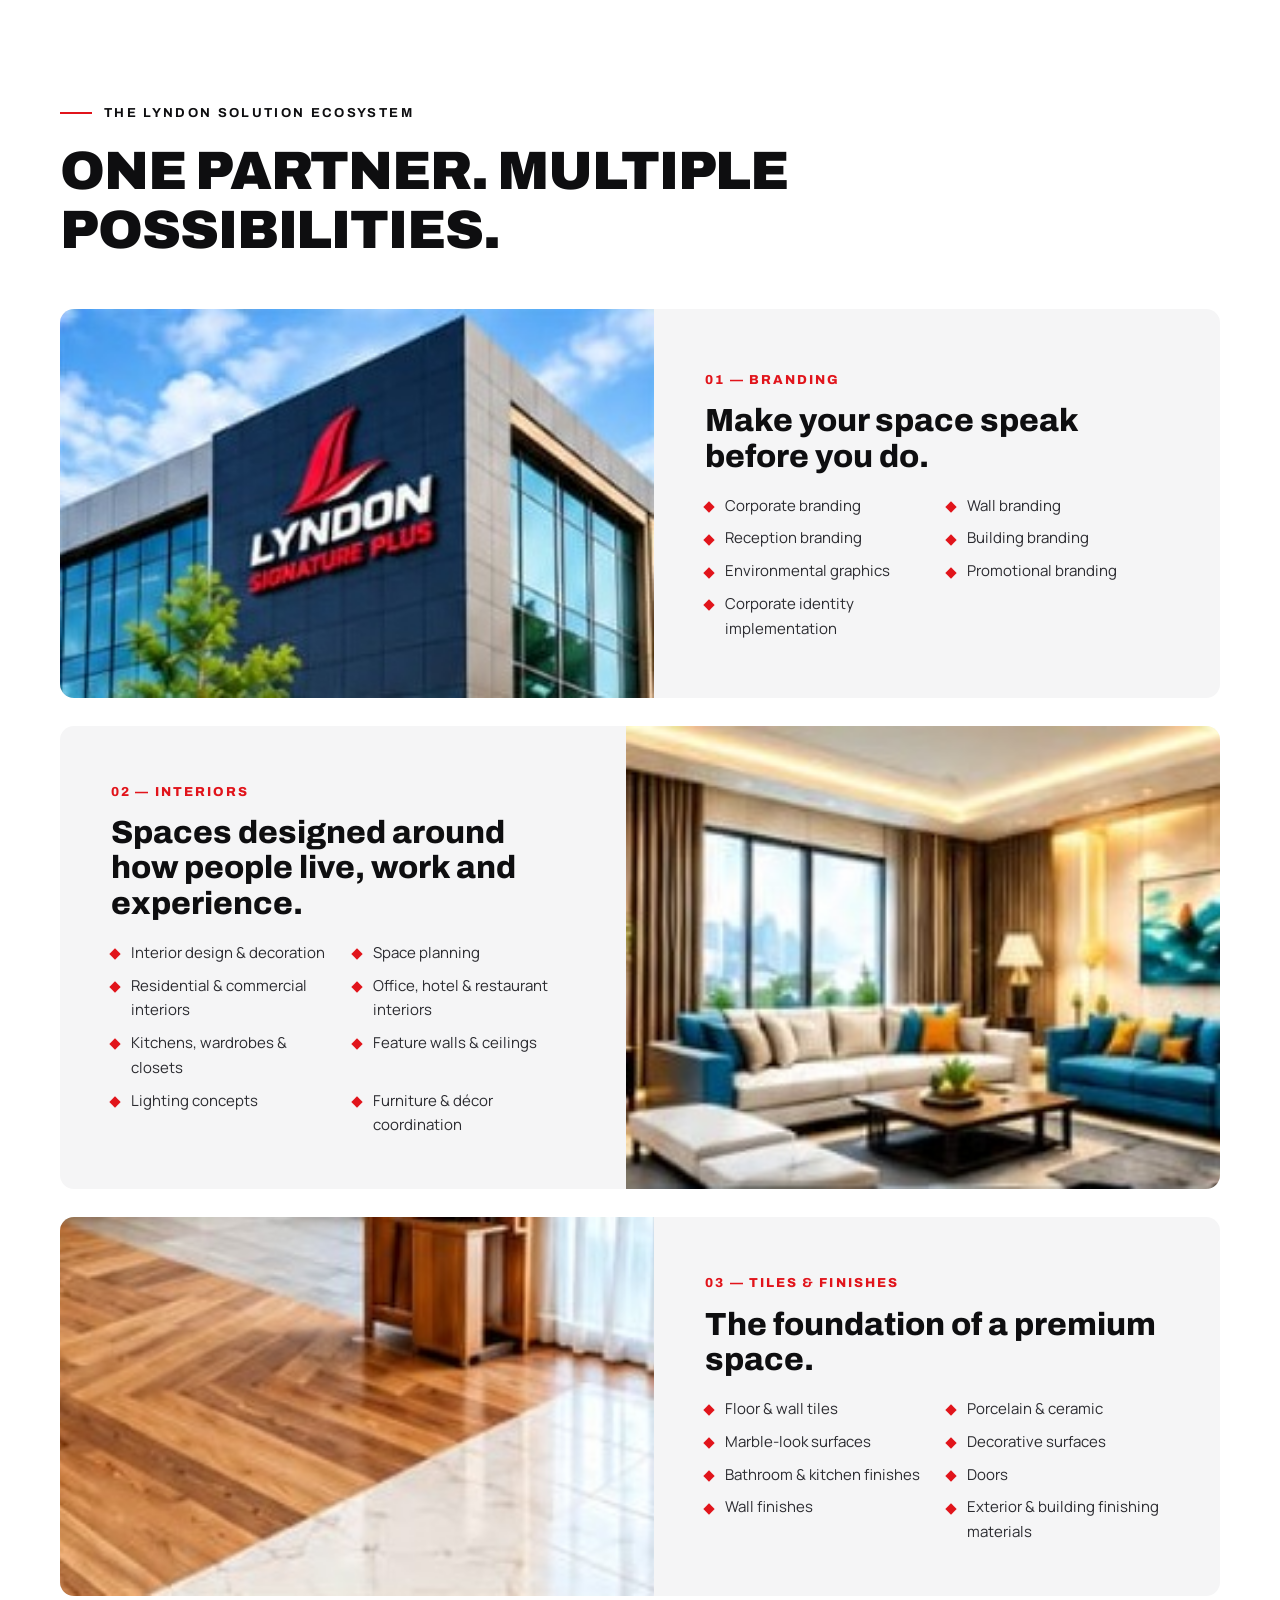
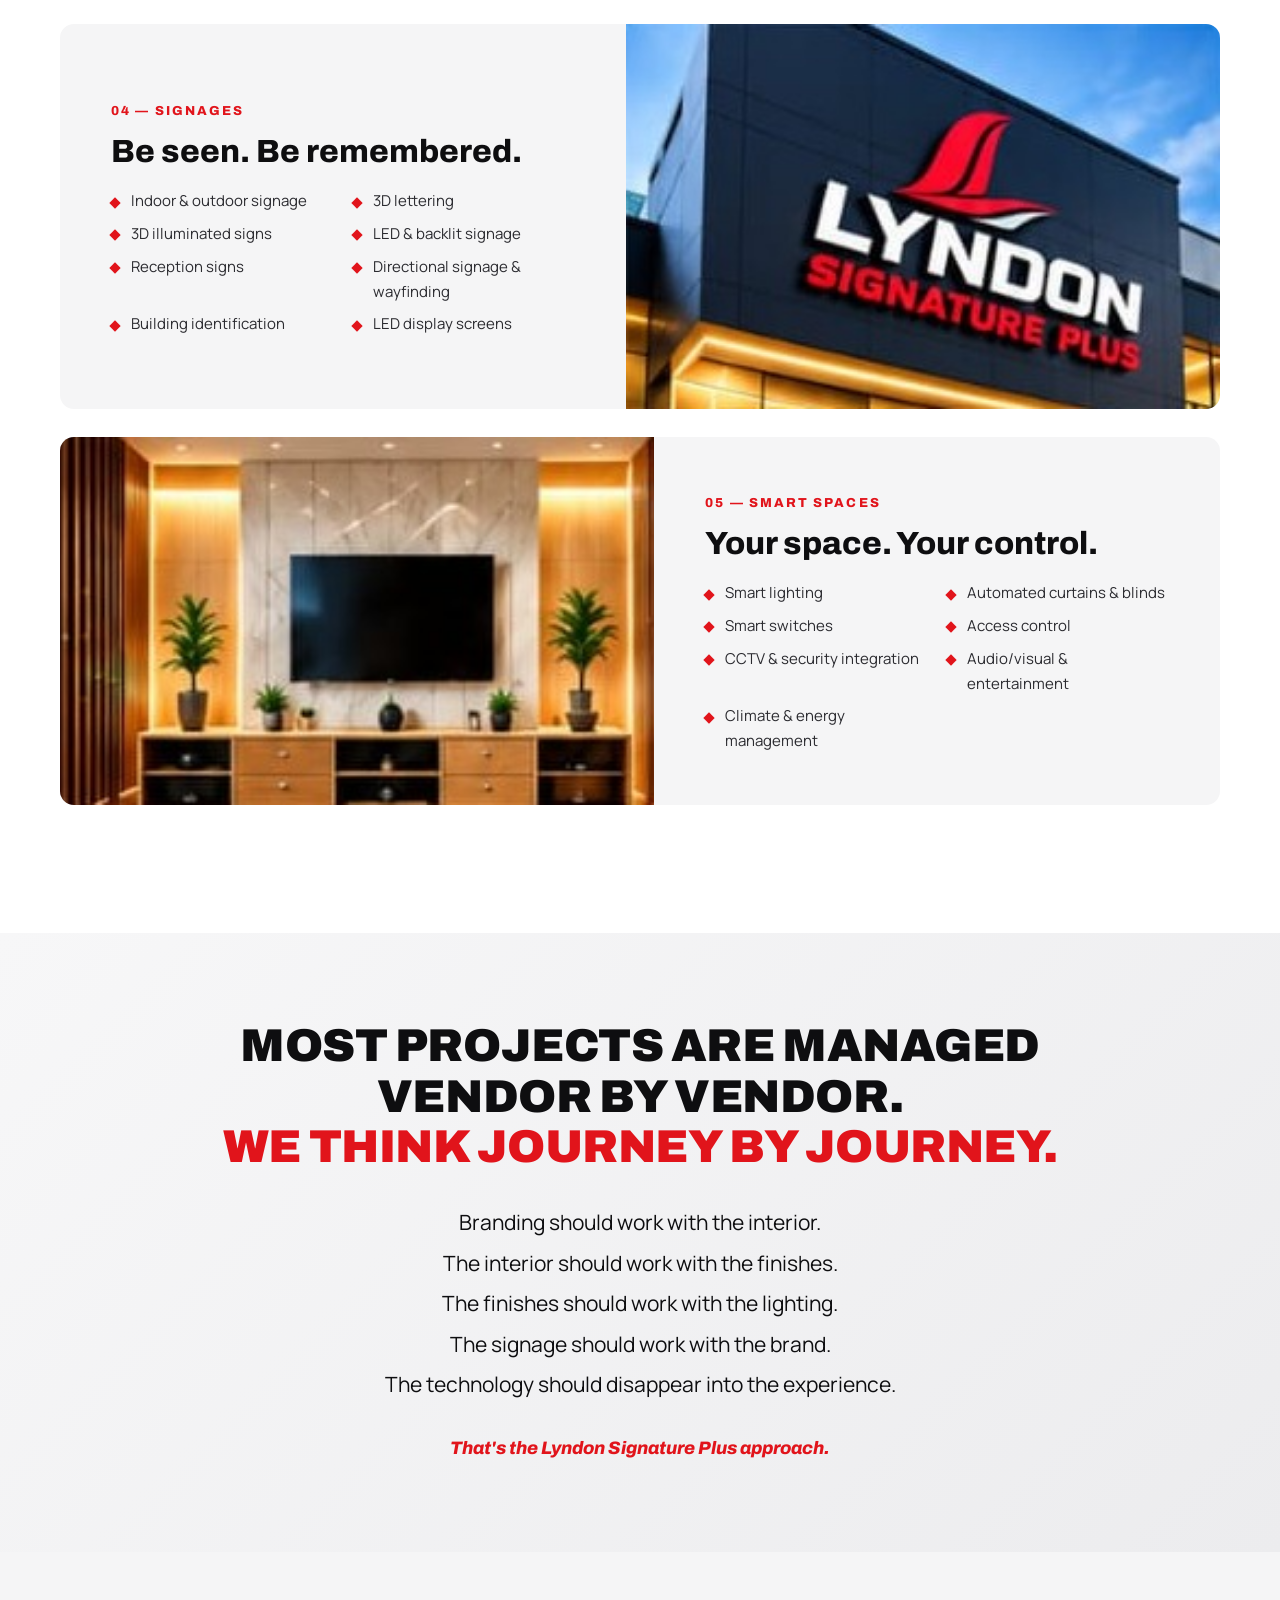
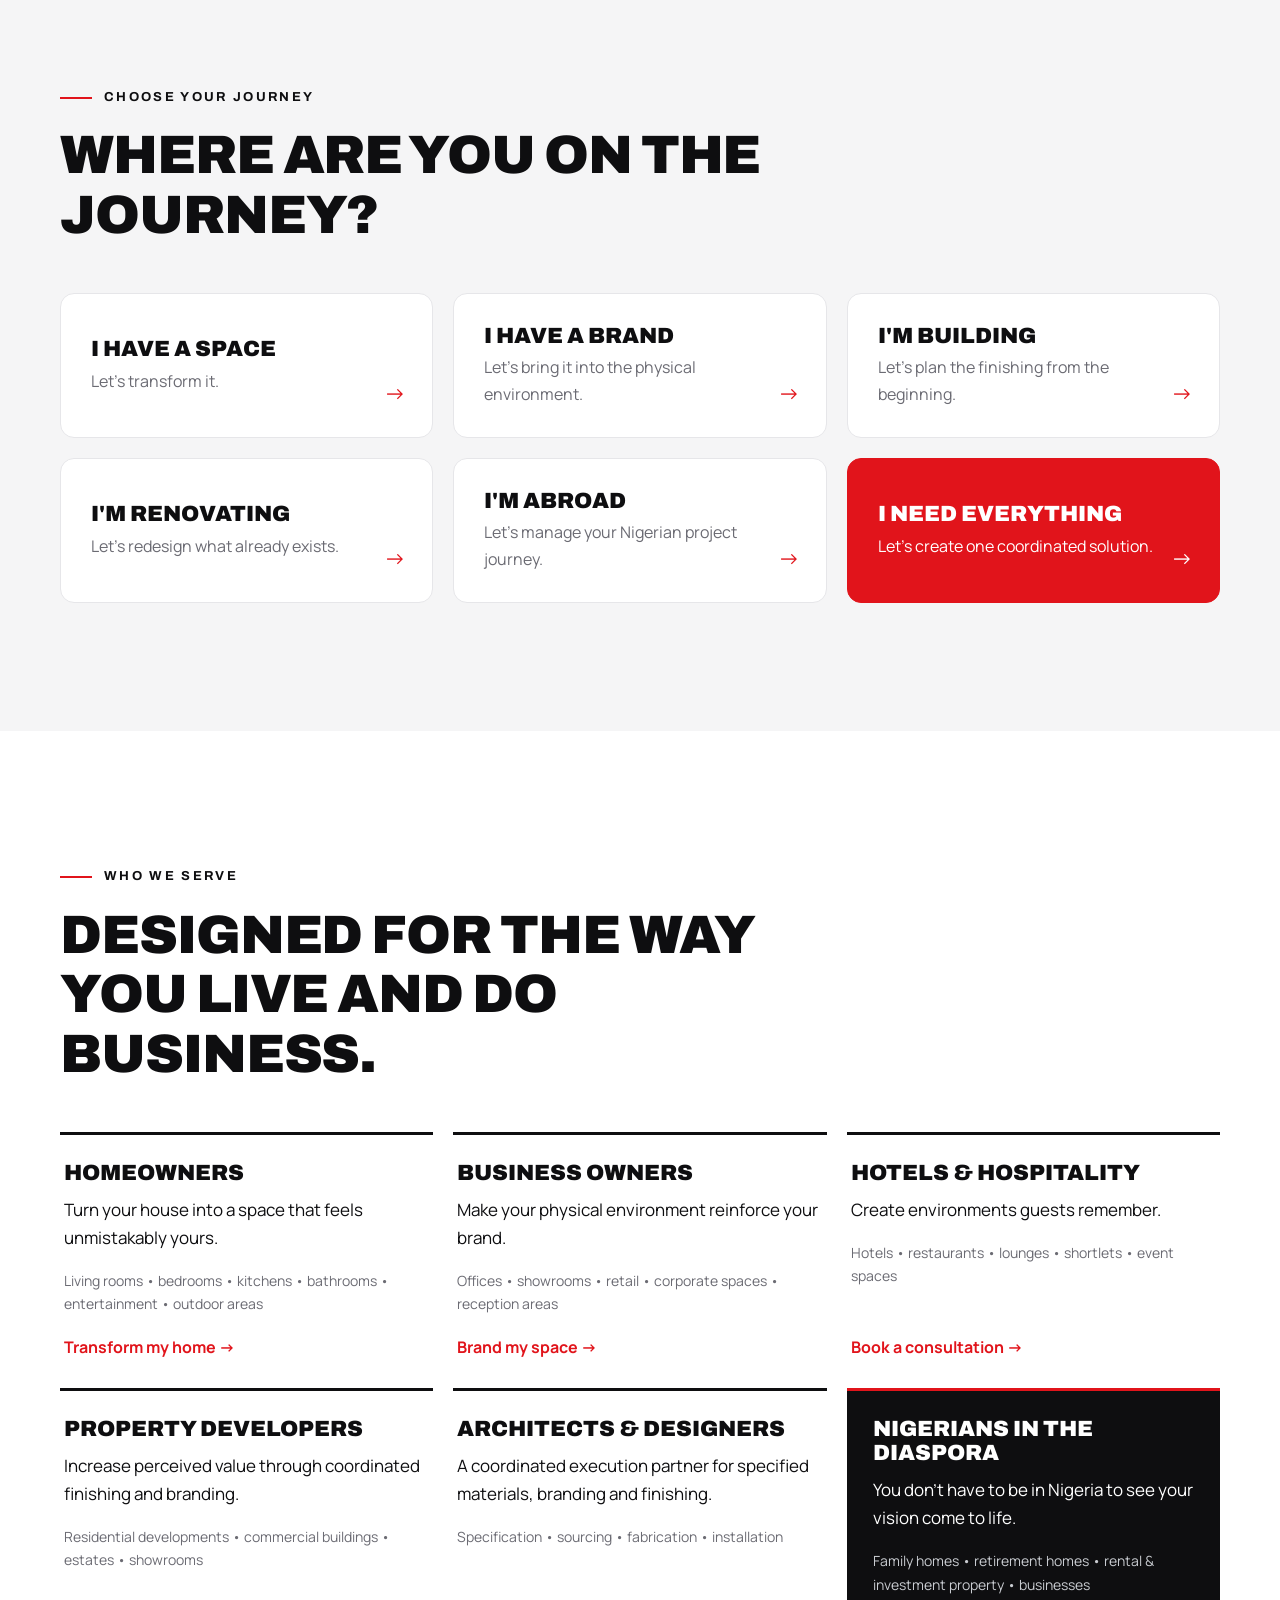
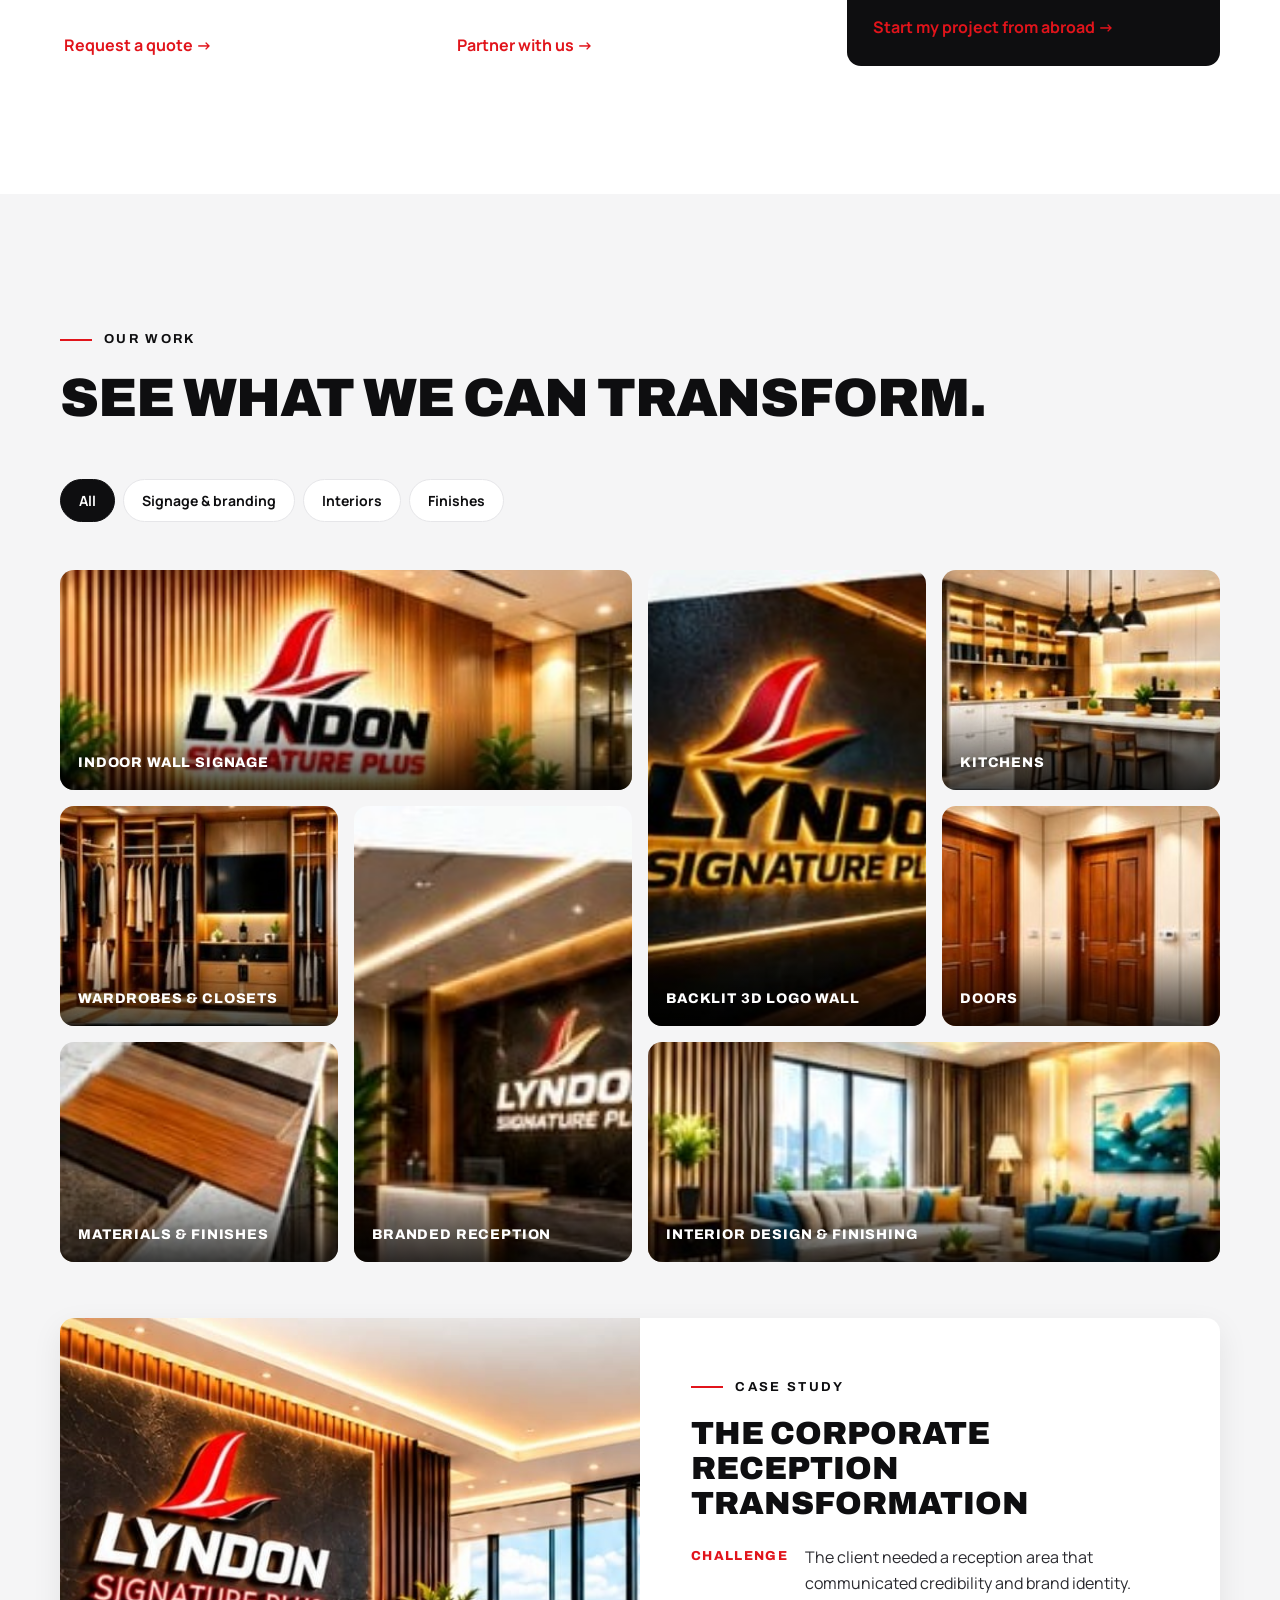
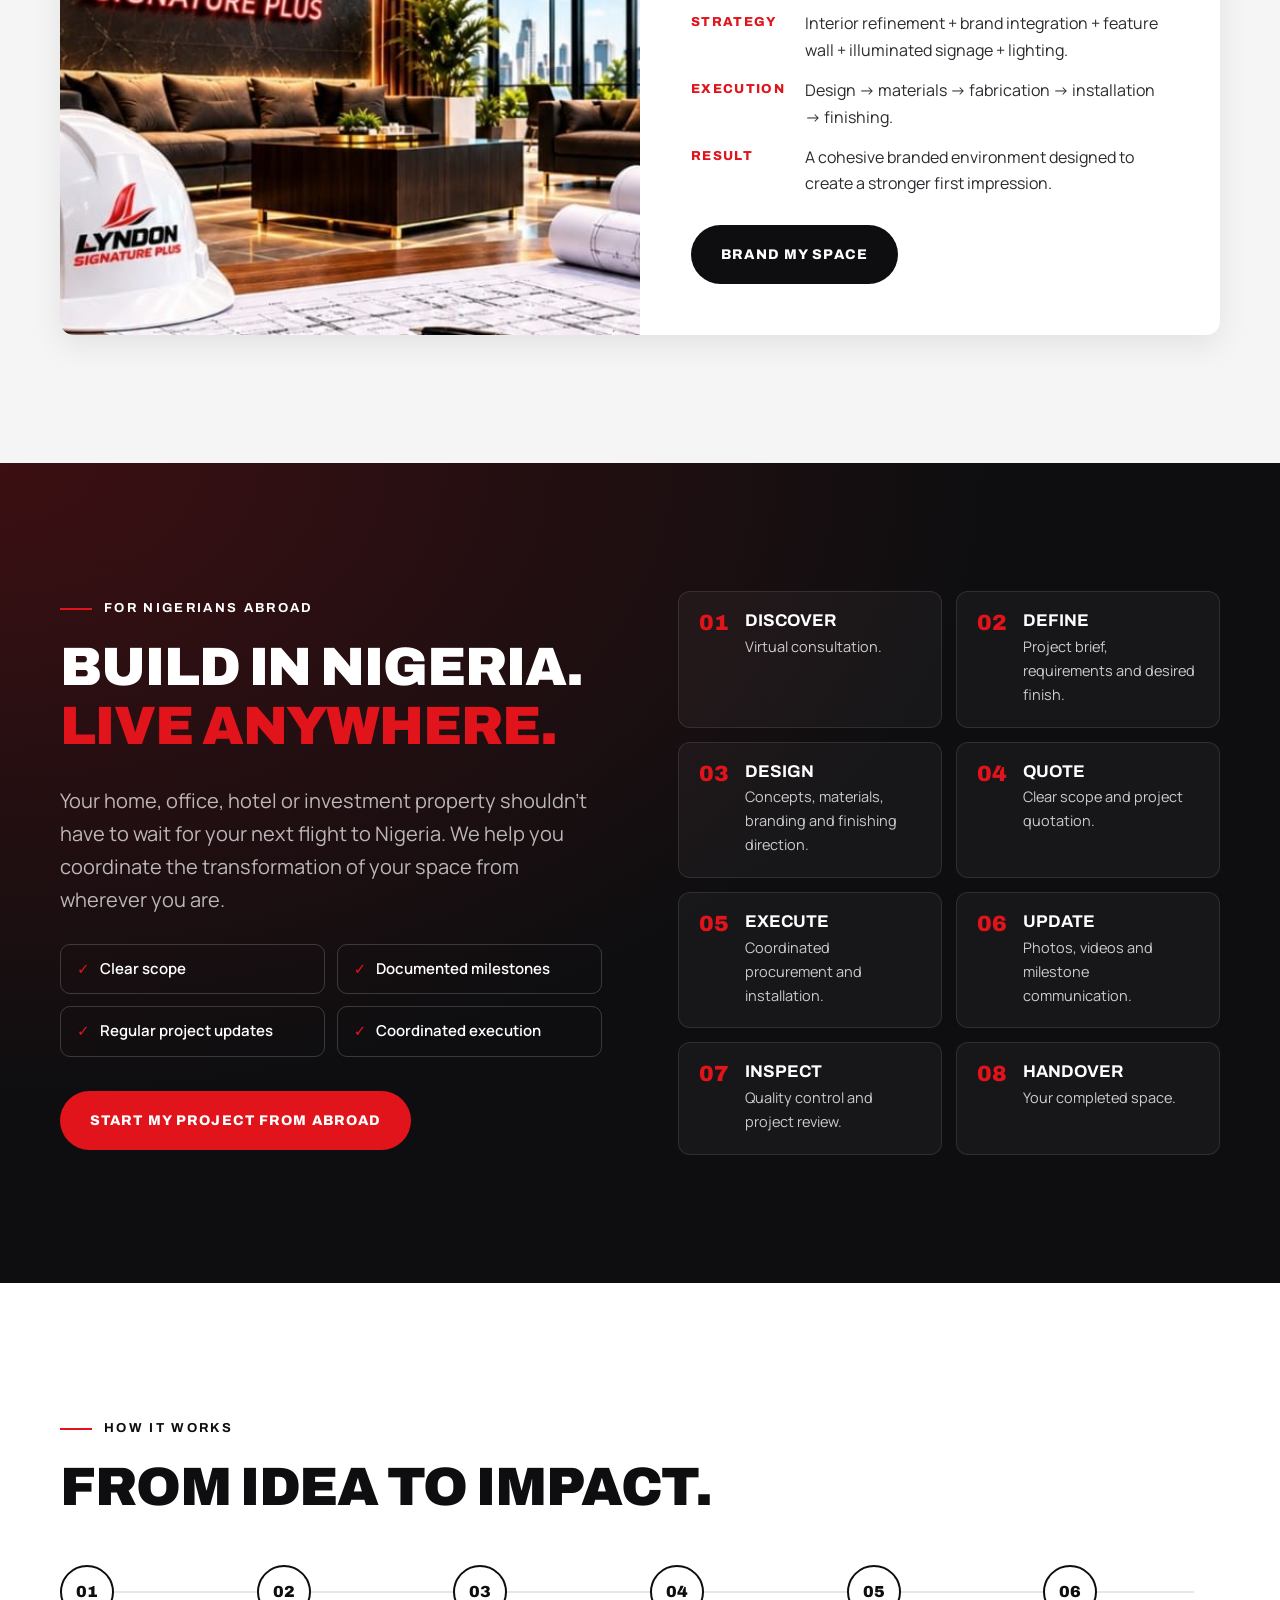
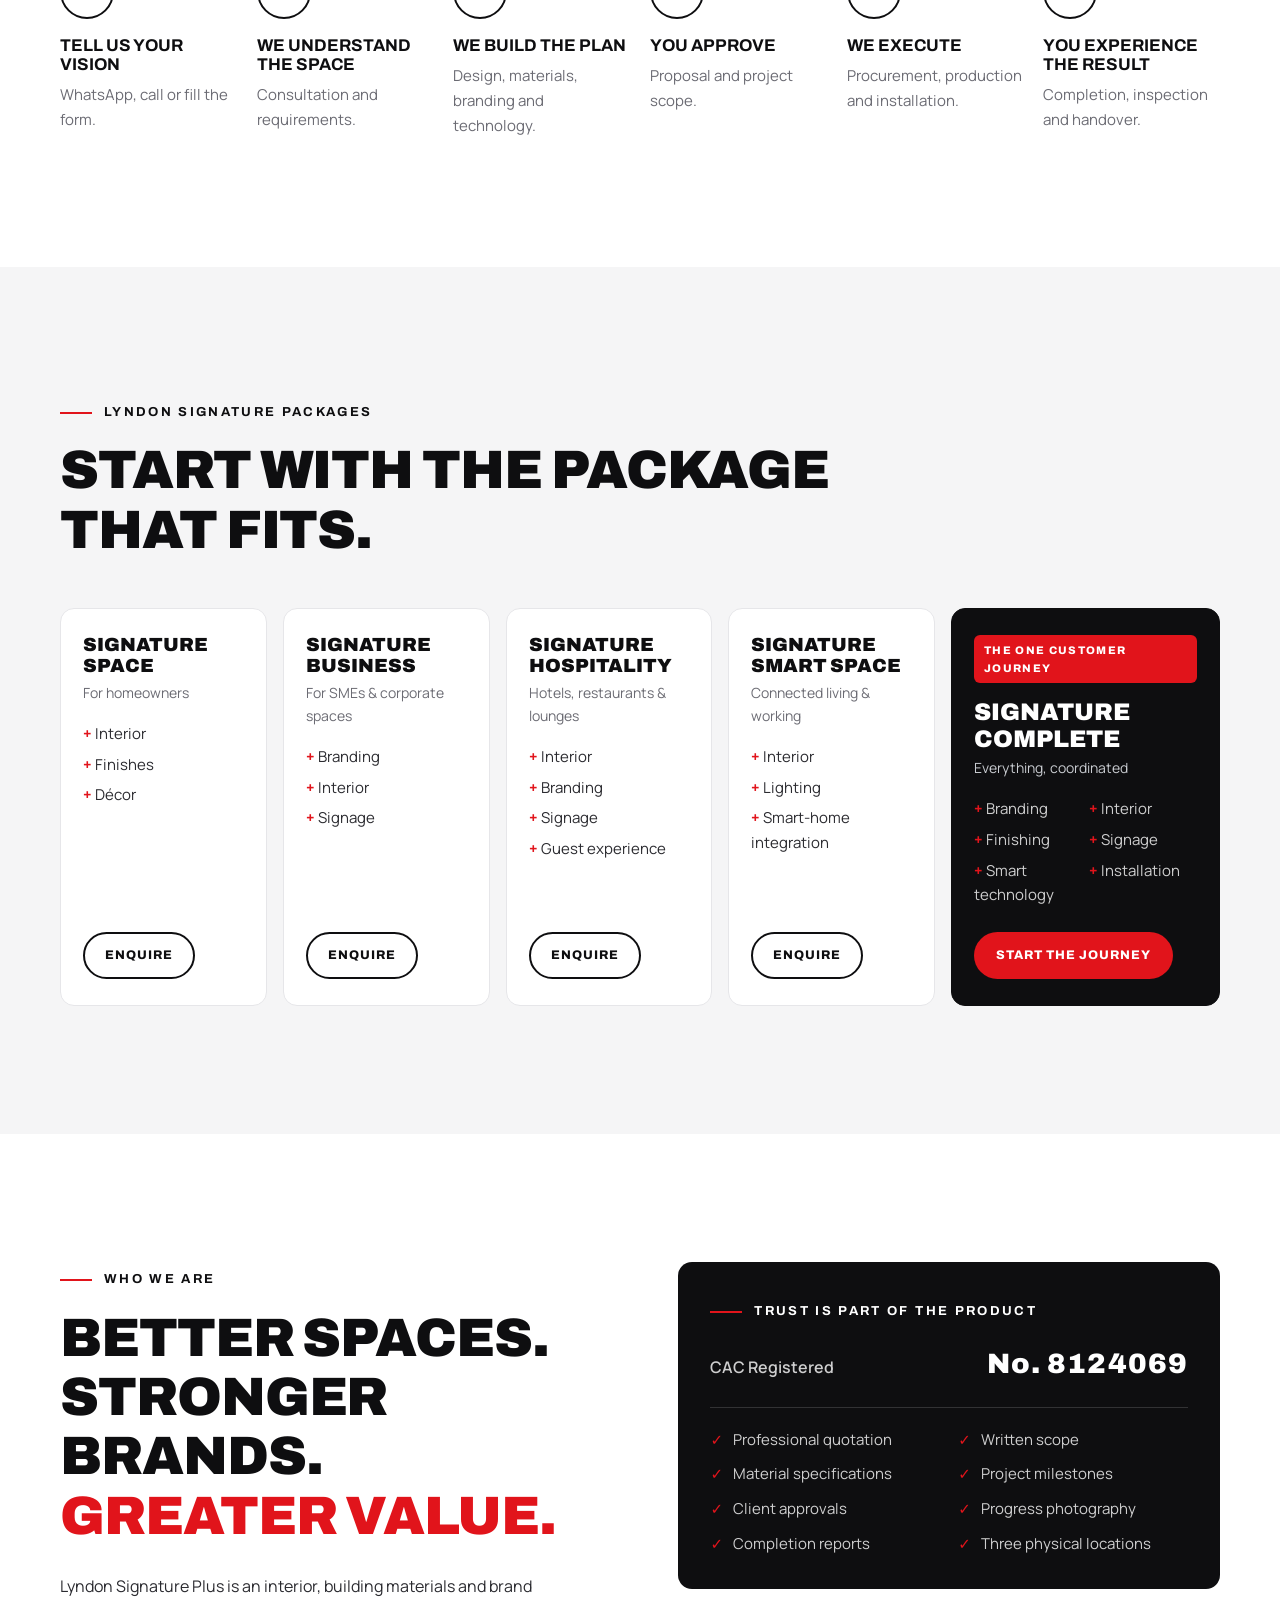
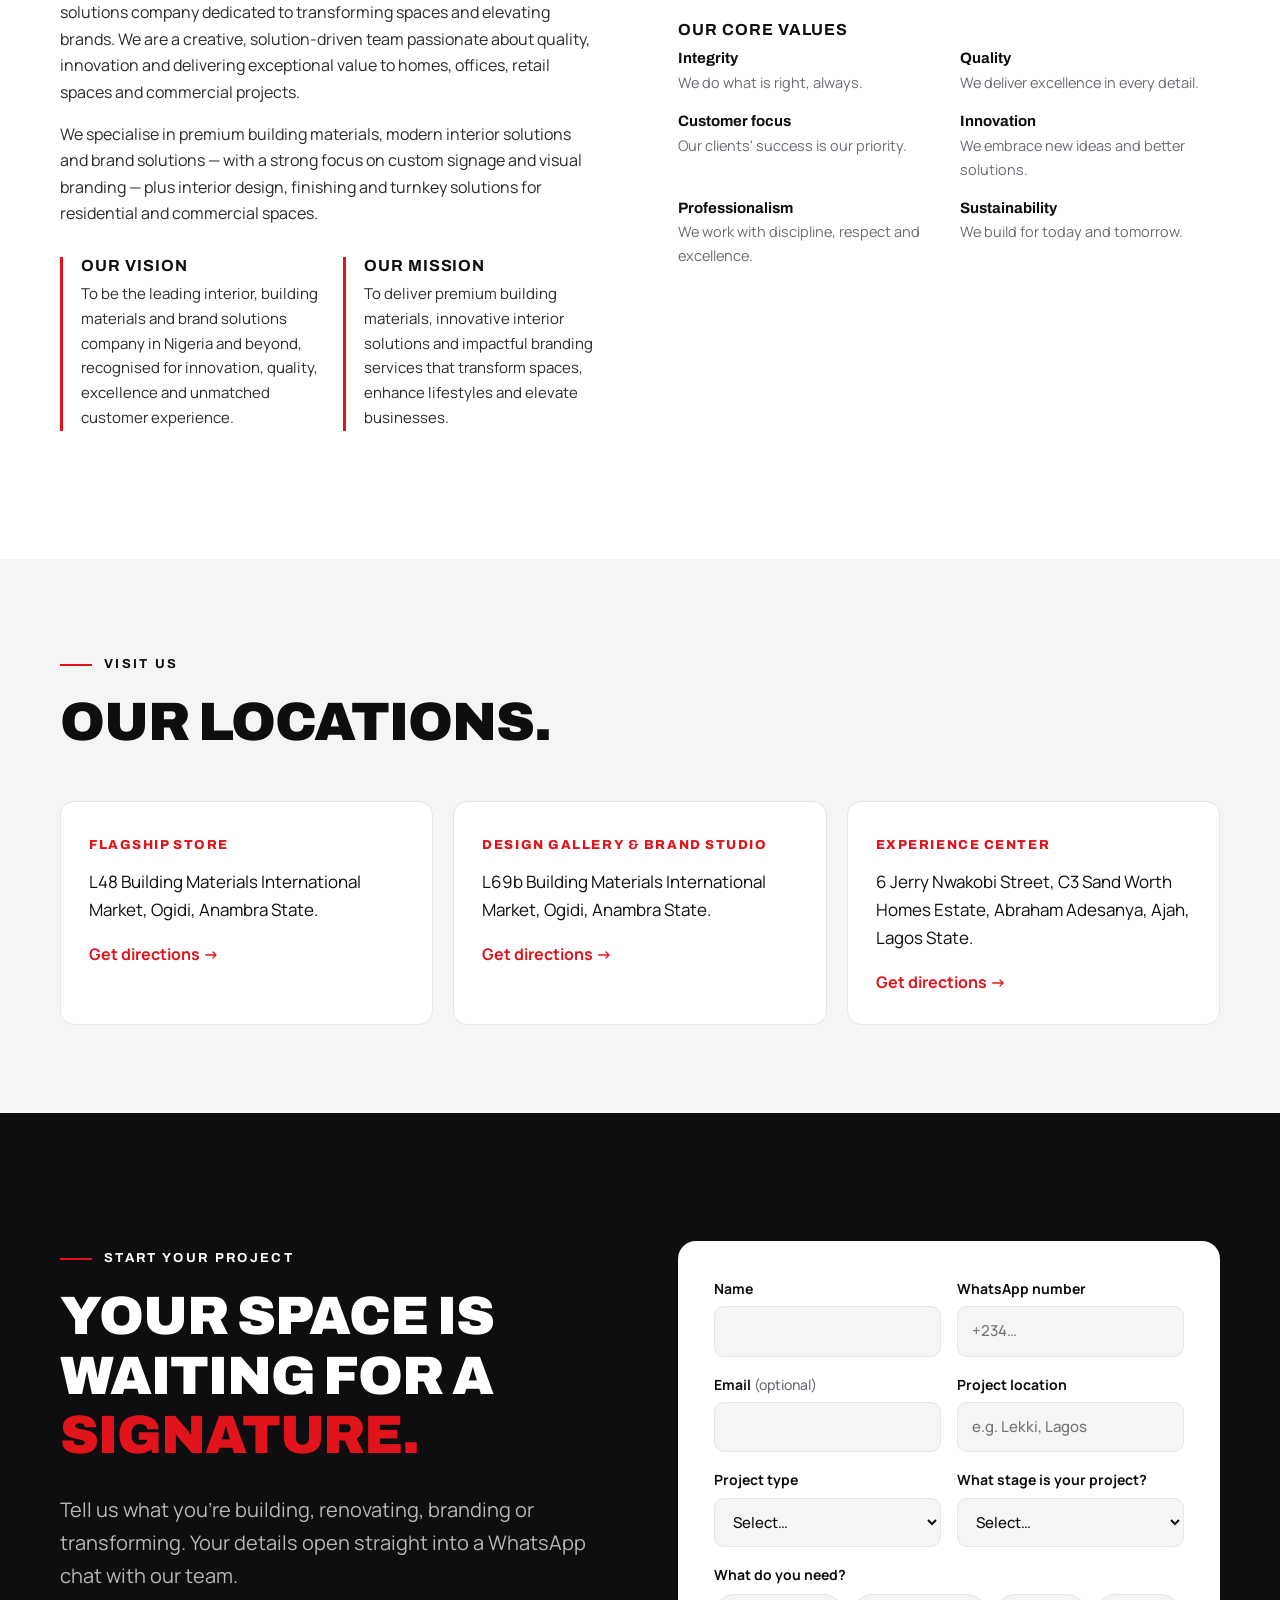
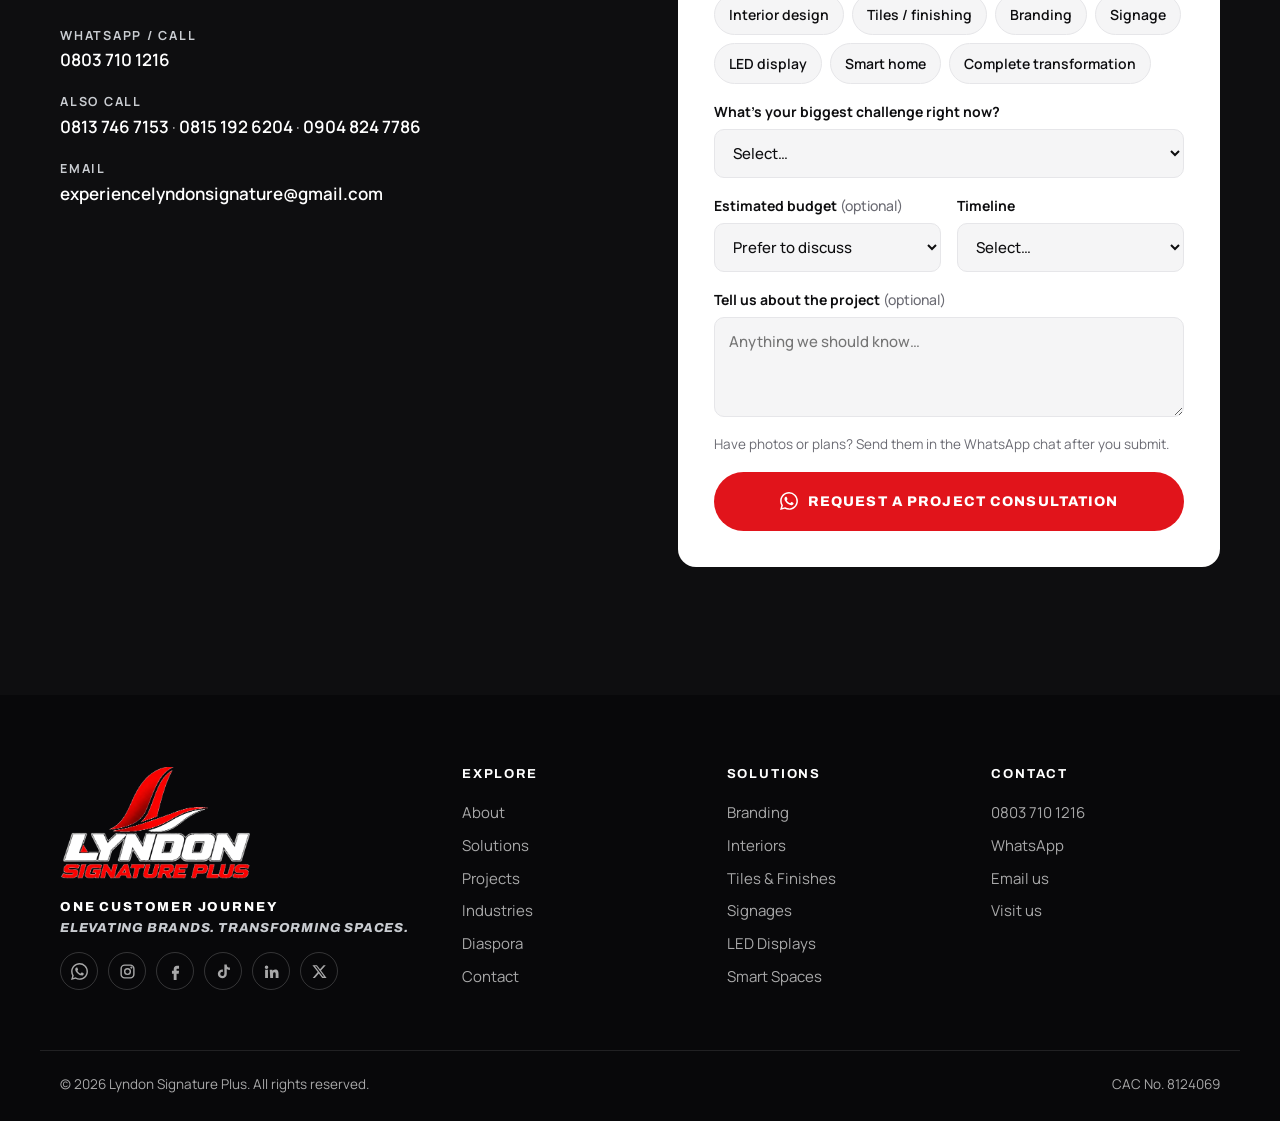
<file: website-v1/index.html>
<!doctype html>
<html lang="en">
<head>
  <meta charset="utf-8">
  <meta name="viewport" content="width=device-width, initial-scale=1">
  <title>Lyndon Signature Plus — One Customer Journey</title>
  <meta name="description" content="Branding, interiors, tiles & finishes, signage and smart spaces under one coordinated journey. Lyndon Signature Plus — Elevating Brands. Transforming Spaces.">
  <meta name="theme-color" content="#0e0e10">
  <meta property="og:title" content="Lyndon Signature Plus — One Customer Journey">
  <meta property="og:description" content="Everything your space needs. One coordinated partner. Homes, businesses, hotels, restaurants, offices and developments.">
  <meta property="og:image" content="assets/img/hero-reception.jpg">
  <link rel="icon" type="image/png" href="assets/img/favicon.png">
  <link rel="preconnect" href="https://fonts.googleapis.com">
  <link rel="preconnect" href="https://fonts.gstatic.com" crossorigin>
  <link href="https://fonts.googleapis.com/css2?family=Archivo:ital,wght@0,500;0,700;0,800;0,900;1,800;1,900&family=Manrope:wght@400;500;600;700&display=swap" rel="stylesheet">
  <link rel="stylesheet" href="assets/css/styles.css">
</head>
<body>

<!-- ============ HEADER ============ -->
<header class="header" id="top">
  <div class="container header__inner">
    <a href="#top" class="header__logo" aria-label="Lyndon Signature Plus home">
      <img src="assets/img/logo.png" alt="Lyndon Signature Plus" width="1084" height="638">
    </a>
    <nav class="nav" id="nav" aria-label="Main">
      <a href="#top">Home</a>
      <a href="#about">About</a>
      <a href="#solutions">Solutions</a>
      <a href="#projects">Projects</a>
      <a href="#industries">Industries</a>
      <a href="#diaspora">Diaspora</a>
      <a href="#contact">Contact</a>
    </nav>
    <div class="header__actions">
      <a href="#contact" class="btn btn--red btn--sm header__cta">Book a consultation</a>
      <a href="https://wa.me/2348037101216" class="icon-btn icon-btn--wa" target="_blank" rel="noopener" aria-label="Chat on WhatsApp">
        <svg viewBox="0 0 24 24" aria-hidden="true"><use href="#i-wa"/></svg>
      </a>
      <button class="menu-toggle" id="menuToggle" aria-label="Open menu" aria-expanded="false" aria-controls="nav">
        <span></span><span></span><span></span>
      </button>
    </div>
  </div>
</header>

<main>

<!-- ============ HERO ============ -->
<section class="hero">
  <div class="hero__bg" aria-hidden="true">
    <img src="assets/img/hero-reception.jpg" alt="">
  </div>
  <div class="container hero__content">
    <p class="eyebrow eyebrow--light"><span class="dash"></span>One Customer Journey</p>
    <h1 class="hero__title">
      Your space.<br>Your brand.<br><span class="text-red">Your signature.</span>
    </h1>
    <p class="hero__lead">
      From premium interiors and tiles to business branding, 3D/LED signage, digital displays and smart-space solutions — Lyndon Signature Plus brings your transformation together under one coordinated journey.
    </p>
    <p class="hero__segments">Homes • Businesses • Hotels • Restaurants • Offices • Developments</p>
    <div class="hero__ctas">
      <a href="#contact" class="btn btn--red">Start your project</a>
      <a href="#projects" class="btn btn--ghost-light">View our work</a>
      <a href="https://wa.me/2348037101216" target="_blank" rel="noopener" class="btn btn--link-light">
        <svg viewBox="0 0 24 24" aria-hidden="true"><use href="#i-wa"/></svg> WhatsApp us
      </a>
    </div>
    <div class="hero__flow" aria-label="Space, Brand, Experience">
      <span>Space</span><i></i><span>Brand</span><i></i><span>Experience</span>
    </div>
  </div>
</section>

<div class="strip">
  <div class="container strip__inner">
    <p><strong>Stop managing multiple vendors.</strong> Start experiencing one coordinated journey.</p>
    <ul class="strip__tags">
      <li>Branding</li><li>Interiors</li><li>Tiles &amp; Finishes</li><li>Signages</li><li>Smart Spaces</li>
    </ul>
  </div>
</div>

<!-- ============ PROBLEM: FIVE VENDORS ============ -->
<section class="section" id="why">
  <div class="container split">
    <div class="reveal">
      <p class="eyebrow"><span class="dash"></span>The problem</p>
      <h2 class="h2">Why use five different vendors?</h2>
      <p class="lead">Your project shouldn't feel like a relay race.</p>
    </div>
    <ol class="relay reveal">
      <li>One person handles <b>tiles</b>.</li>
      <li>Another handles <b>POP</b>.</li>
      <li>Another handles <b>branding</b>.</li>
      <li>Another handles <b>signage</b>.</li>
      <li>Another handles <b>lighting</b>.</li>
      <li>Another handles <b>smart-home systems</b>.</li>
      <li>Another handles <b>decoration</b>.</li>
      <li class="relay__last">Then <b>you</b> become the project manager.</li>
    </ol>
  </div>

  <div class="container">
    <div class="statement reveal">
      <h3>Stop coordinating.<br><span class="text-red">Start experiencing.</span></h3>
      <p>Lyndon Signature Plus brings multiple transformation needs into one coordinated customer journey.</p>
    </div>
    <div class="grid grid--4 ones">
      <article class="one reveal">
        <span class="one__n">01</span>
        <h4>One brief</h4>
        <p>Tell us what you want.</p>
      </article>
      <article class="one reveal">
        <span class="one__n">02</span>
        <h4>One coordinated plan</h4>
        <p>We align the components.</p>
      </article>
      <article class="one reveal">
        <span class="one__n">03</span>
        <h4>One project journey</h4>
        <p>Design, sourcing, production and installation are coordinated.</p>
      </article>
      <article class="one reveal">
        <span class="one__n">04</span>
        <h4>One finished experience</h4>
        <p>You receive a space designed to work together.</p>
      </article>
    </div>
  </div>
</section>

<!-- ============ WHERE PROJECTS LOSE MONEY ============ -->
<section class="section section--dark">
  <div class="container">
    <div class="section__head reveal">
      <p class="eyebrow eyebrow--light"><span class="dash"></span>Hidden costs</p>
      <h2 class="h2">Where projects lose money</h2>
      <p class="lead">Not every loss appears on an invoice.</p>
    </div>
    <div class="grid grid--losses">
      <div class="loss reveal"><h4>Poor coordination</h4><p>Different vendors make decisions without seeing the complete vision.</p></div>
      <div class="loss reveal"><h4>Material mismatch</h4><p>Tiles, walls, lighting, furniture and branding don't work together.</p></div>
      <div class="loss reveal"><h4>Rework</h4><p>Something gets installed, removed and installed again.</p></div>
      <div class="loss reveal"><h4>Delayed projects</h4><p>One delayed supplier affects everyone else.</p></div>
      <div class="loss reveal"><h4>Wrong specifications</h4><p>Cheap substitutions can destroy the intended look.</p></div>
      <div class="loss reveal"><h4>Remote supervision</h4><p>Clients abroad may struggle to monitor what is happening on-site.</p></div>
      <div class="loss reveal"><h4>Fragmented purchasing</h4><p>Multiple vendors mean multiple quotations, negotiations, deliveries and follow-ups.</p></div>
      <div class="loss loss--answer reveal"><h4>We design the journey before we execute the project.</h4></div>
    </div>
  </div>
</section>

<!-- ============ SOLUTIONS ============ -->
<section class="section" id="solutions">
  <div class="container">
    <div class="section__head reveal">
      <p class="eyebrow"><span class="dash"></span>The Lyndon solution ecosystem</p>
      <h2 class="h2">One partner. Multiple possibilities.</h2>
    </div>

    <div class="solutions">
      <article class="solution reveal">
        <div class="solution__img"><img src="assets/img/building-branding.jpg" alt="Building with Lyndon branding on its facade" loading="lazy"></div>
        <div class="solution__body">
          <span class="solution__n">01 — Branding</span>
          <h3>Make your space speak before you do.</h3>
          <ul class="ticks">
            <li>Corporate branding</li><li>Wall branding</li><li>Reception branding</li><li>Building branding</li>
            <li>Environmental graphics</li><li>Promotional branding</li><li>Corporate identity implementation</li>
          </ul>
        </div>
      </article>

      <article class="solution reveal">
        <div class="solution__img"><img src="assets/img/interiors.jpg" alt="Finished living room interior" loading="lazy"></div>
        <div class="solution__body">
          <span class="solution__n">02 — Interiors</span>
          <h3>Spaces designed around how people live, work and experience.</h3>
          <ul class="ticks">
            <li>Interior design &amp; decoration</li><li>Space planning</li><li>Residential &amp; commercial interiors</li>
            <li>Office, hotel &amp; restaurant interiors</li><li>Kitchens, wardrobes &amp; closets</li><li>Feature walls &amp; ceilings</li>
            <li>Lighting concepts</li><li>Furniture &amp; décor coordination</li>
          </ul>
        </div>
      </article>

      <article class="solution reveal">
        <div class="solution__img"><img src="assets/img/flooring.jpg" alt="Wood-look and marble flooring" loading="lazy"></div>
        <div class="solution__body">
          <span class="solution__n">03 — Tiles &amp; Finishes</span>
          <h3>The foundation of a premium space.</h3>
          <ul class="ticks">
            <li>Floor &amp; wall tiles</li><li>Porcelain &amp; ceramic</li><li>Marble-look surfaces</li><li>Decorative surfaces</li>
            <li>Bathroom &amp; kitchen finishes</li><li>Doors</li><li>Wall finishes</li><li>Exterior &amp; building finishing materials</li>
          </ul>
        </div>
      </article>

      <article class="solution reveal">
        <div class="solution__img"><img src="assets/img/signage-outdoor.jpg" alt="Illuminated 3D outdoor signage" loading="lazy"></div>
        <div class="solution__body">
          <span class="solution__n">04 — Signages</span>
          <h3>Be seen. Be remembered.</h3>
          <ul class="ticks">
            <li>Indoor &amp; outdoor signage</li><li>3D lettering</li><li>3D illuminated signs</li><li>LED &amp; backlit signage</li>
            <li>Reception signs</li><li>Directional signage &amp; wayfinding</li><li>Building identification</li><li>LED display screens</li>
          </ul>
        </div>
      </article>

      <article class="solution reveal">
        <div class="solution__img"><img src="assets/img/wall-finishes.jpg" alt="Media wall with integrated lighting" loading="lazy"></div>
        <div class="solution__body">
          <span class="solution__n">05 — Smart Spaces</span>
          <h3>Your space. Your control.</h3>
          <ul class="ticks">
            <li>Smart lighting</li><li>Automated curtains &amp; blinds</li><li>Smart switches</li><li>Access control</li>
            <li>CCTV &amp; security integration</li><li>Audio/visual &amp; entertainment</li><li>Climate &amp; energy management</li>
          </ul>
        </div>
      </article>
    </div>
  </div>
</section>

<!-- ============ DIFFERENTIATION ============ -->
<section class="section section--tight differ">
  <div class="container differ__inner reveal">
    <h2 class="differ__title">Most projects are managed vendor by vendor.<br><span class="text-red">We think journey by journey.</span></h2>
    <ul class="differ__list">
      <li>Branding should work with the interior.</li>
      <li>The interior should work with the finishes.</li>
      <li>The finishes should work with the lighting.</li>
      <li>The signage should work with the brand.</li>
      <li>The technology should disappear into the experience.</li>
    </ul>
    <p class="differ__sign">That's the Lyndon Signature Plus approach.</p>
  </div>
</section>

<!-- ============ CHOOSE YOUR JOURNEY ============ -->
<section class="section section--grey" id="journey">
  <div class="container">
    <div class="section__head reveal">
      <p class="eyebrow"><span class="dash"></span>Choose your journey</p>
      <h2 class="h2">Where are you on the journey?</h2>
    </div>
    <div class="grid grid--3 journeys">
      <button class="journey reveal" data-journey="I have a space"><h4>I have a space</h4><p>Let's transform it.</p><span class="arrow">→</span></button>
      <button class="journey reveal" data-journey="I have a brand"><h4>I have a brand</h4><p>Let's bring it into the physical environment.</p><span class="arrow">→</span></button>
      <button class="journey reveal" data-journey="I'm building"><h4>I'm building</h4><p>Let's plan the finishing from the beginning.</p><span class="arrow">→</span></button>
      <button class="journey reveal" data-journey="I'm renovating"><h4>I'm renovating</h4><p>Let's redesign what already exists.</p><span class="arrow">→</span></button>
      <button class="journey reveal" data-journey="I'm abroad"><h4>I'm abroad</h4><p>Let's manage your Nigerian project journey.</p><span class="arrow">→</span></button>
      <button class="journey journey--red reveal" data-journey="I need everything"><h4>I need everything</h4><p>Let's create one coordinated solution.</p><span class="arrow">→</span></button>
    </div>
  </div>
</section>

<!-- ============ WHO WE SERVE ============ -->
<section class="section" id="industries">
  <div class="container">
    <div class="section__head reveal">
      <p class="eyebrow"><span class="dash"></span>Who we serve</p>
      <h2 class="h2">Designed for the way you live and do business.</h2>
    </div>
    <div class="grid grid--3 serve">
      <article class="serve__card reveal">
        <h4>Homeowners</h4>
        <p>Turn your house into a space that feels unmistakably yours.</p>
        <small>Living rooms • bedrooms • kitchens • bathrooms • entertainment • outdoor areas</small>
        <a href="#contact" class="link">Transform my home →</a>
      </article>
      <article class="serve__card reveal">
        <h4>Business owners</h4>
        <p>Make your physical environment reinforce your brand.</p>
        <small>Offices • showrooms • retail • corporate spaces • reception areas</small>
        <a href="#contact" class="link">Brand my space →</a>
      </article>
      <article class="serve__card reveal">
        <h4>Hotels &amp; hospitality</h4>
        <p>Create environments guests remember.</p>
        <small>Hotels • restaurants • lounges • shortlets • event spaces</small>
        <a href="#contact" class="link">Book a consultation →</a>
      </article>
      <article class="serve__card reveal">
        <h4>Property developers</h4>
        <p>Increase perceived value through coordinated finishing and branding.</p>
        <small>Residential developments • commercial buildings • estates • showrooms</small>
        <a href="#contact" class="link">Request a quote →</a>
      </article>
      <article class="serve__card reveal">
        <h4>Architects &amp; designers</h4>
        <p>A coordinated execution partner for specified materials, branding and finishing.</p>
        <small>Specification • sourcing • fabrication • installation</small>
        <a href="#contact" class="link">Partner with us →</a>
      </article>
      <article class="serve__card serve__card--dark reveal">
        <h4>Nigerians in the diaspora</h4>
        <p>You don't have to be in Nigeria to see your vision come to life.</p>
        <small>Family homes • retirement homes • rental &amp; investment property • businesses</small>
        <a href="#diaspora" class="link">Start my project from abroad →</a>
      </article>
    </div>
  </div>
</section>

<!-- ============ PROJECTS / WORK ============ -->
<section class="section section--grey" id="projects">
  <div class="container">
    <div class="section__head section__head--row reveal">
      <div>
        <p class="eyebrow"><span class="dash"></span>Our work</p>
        <h2 class="h2">See what we can transform.</h2>
      </div>
      <div class="filters" role="tablist" aria-label="Filter work">
        <button class="filter is-active" data-filter="all">All</button>
        <button class="filter" data-filter="signage">Signage &amp; branding</button>
        <button class="filter" data-filter="interior">Interiors</button>
        <button class="filter" data-filter="finish">Finishes</button>
      </div>
    </div>

    <div class="gallery">
      <figure class="tile tile--wide reveal" data-cat="signage"><img src="assets/img/signage-indoor.jpg" alt="Indoor illuminated wall signage" loading="lazy"><figcaption>Indoor wall signage</figcaption></figure>
      <figure class="tile tile--tall reveal" data-cat="signage"><img src="assets/img/logo-wall.jpg" alt="Backlit 3D logo wall" loading="lazy"><figcaption>Backlit 3D logo wall</figcaption></figure>
      <figure class="tile reveal" data-cat="interior"><img src="assets/img/kitchens.jpg" alt="Modern kitchen with island" loading="lazy"><figcaption>Kitchens</figcaption></figure>
      <figure class="tile reveal" data-cat="interior"><img src="assets/img/wardrobes.jpg" alt="Walk-in wardrobe and closet" loading="lazy"><figcaption>Wardrobes &amp; closets</figcaption></figure>
      <figure class="tile tile--tall reveal" data-cat="signage"><img src="assets/img/reception.jpg" alt="Branded reception desk" loading="lazy"><figcaption>Branded reception</figcaption></figure>
      <figure class="tile reveal" data-cat="finish"><img src="assets/img/doors.jpg" alt="Solid wood doors" loading="lazy"><figcaption>Doors</figcaption></figure>
      <figure class="tile reveal" data-cat="finish"><img src="assets/img/materials.jpg" alt="Tile and wood finish samples" loading="lazy"><figcaption>Materials &amp; finishes</figcaption></figure>
      <figure class="tile tile--wide reveal" data-cat="interior"><img src="assets/img/interiors.jpg" alt="Living room interior" loading="lazy"><figcaption>Interior design &amp; finishing</figcaption></figure>
    </div>

    <article class="case reveal">
      <div class="case__img"><img src="assets/img/hero-reception.jpg" alt="Corporate reception with illuminated signage" loading="lazy"></div>
      <div class="case__body">
        <p class="eyebrow"><span class="dash"></span>Case study</p>
        <h3>The corporate reception transformation</h3>
        <dl class="case__dl">
          <div><dt>Challenge</dt><dd>The client needed a reception area that communicated credibility and brand identity.</dd></div>
          <div><dt>Strategy</dt><dd>Interior refinement + brand integration + feature wall + illuminated signage + lighting.</dd></div>
          <div><dt>Execution</dt><dd>Design → materials → fabrication → installation → finishing.</dd></div>
          <div><dt>Result</dt><dd>A cohesive branded environment designed to create a stronger first impression.</dd></div>
        </dl>
        <a href="#contact" class="btn btn--dark">Brand my space</a>
      </div>
    </article>
  </div>
</section>

<!-- ============ DIASPORA ============ -->
<section class="section section--dark diaspora" id="diaspora">
  <div class="container">
    <div class="split split--top">
      <div class="reveal">
        <p class="eyebrow eyebrow--light"><span class="dash"></span>For Nigerians abroad</p>
        <h2 class="h2">Build in Nigeria.<br><span class="text-red">Live anywhere.</span></h2>
        <p class="lead">Your home, office, hotel or investment property shouldn't have to wait for your next flight to Nigeria. We help you coordinate the transformation of your space from wherever you are.</p>
        <ul class="promise">
          <li>Clear scope</li><li>Documented milestones</li><li>Regular project updates</li><li>Coordinated execution</li>
        </ul>
        <a href="#contact" class="btn btn--red" data-journey-link="I'm abroad">Start my project from abroad</a>
      </div>
      <ol class="steps reveal">
        <li><span>01</span><div><h4>Discover</h4><p>Virtual consultation.</p></div></li>
        <li><span>02</span><div><h4>Define</h4><p>Project brief, requirements and desired finish.</p></div></li>
        <li><span>03</span><div><h4>Design</h4><p>Concepts, materials, branding and finishing direction.</p></div></li>
        <li><span>04</span><div><h4>Quote</h4><p>Clear scope and project quotation.</p></div></li>
        <li><span>05</span><div><h4>Execute</h4><p>Coordinated procurement and installation.</p></div></li>
        <li><span>06</span><div><h4>Update</h4><p>Photos, videos and milestone communication.</p></div></li>
        <li><span>07</span><div><h4>Inspect</h4><p>Quality control and project review.</p></div></li>
        <li><span>08</span><div><h4>Handover</h4><p>Your completed space.</p></div></li>
      </ol>
    </div>
  </div>
</section>

<!-- ============ HOW IT WORKS ============ -->
<section class="section" id="process">
  <div class="container">
    <div class="section__head reveal">
      <p class="eyebrow"><span class="dash"></span>How it works</p>
      <h2 class="h2">From idea to impact.</h2>
    </div>
    <ol class="process">
      <li class="reveal"><span>01</span><h4>Tell us your vision</h4><p>WhatsApp, call or fill the form.</p></li>
      <li class="reveal"><span>02</span><h4>We understand the space</h4><p>Consultation and requirements.</p></li>
      <li class="reveal"><span>03</span><h4>We build the plan</h4><p>Design, materials, branding and technology.</p></li>
      <li class="reveal"><span>04</span><h4>You approve</h4><p>Proposal and project scope.</p></li>
      <li class="reveal"><span>05</span><h4>We execute</h4><p>Procurement, production and installation.</p></li>
      <li class="reveal"><span>06</span><h4>You experience the result</h4><p>Completion, inspection and handover.</p></li>
    </ol>
  </div>
</section>

<!-- ============ PACKAGES ============ -->
<section class="section section--grey" id="packages">
  <div class="container">
    <div class="section__head reveal">
      <p class="eyebrow"><span class="dash"></span>Lyndon Signature packages</p>
      <h2 class="h2">Start with the package that fits.</h2>
    </div>
    <div class="packages">
      <article class="pkg reveal">
        <h4>Signature Space</h4><p class="pkg__for">For homeowners</p>
        <ul><li>Interior</li><li>Finishes</li><li>Décor</li></ul>
        <button class="btn btn--outline btn--sm" data-package="Signature Space">Enquire</button>
      </article>
      <article class="pkg reveal">
        <h4>Signature Business</h4><p class="pkg__for">For SMEs &amp; corporate spaces</p>
        <ul><li>Branding</li><li>Interior</li><li>Signage</li></ul>
        <button class="btn btn--outline btn--sm" data-package="Signature Business">Enquire</button>
      </article>
      <article class="pkg reveal">
        <h4>Signature Hospitality</h4><p class="pkg__for">Hotels, restaurants &amp; lounges</p>
        <ul><li>Interior</li><li>Branding</li><li>Signage</li><li>Guest experience</li></ul>
        <button class="btn btn--outline btn--sm" data-package="Signature Hospitality">Enquire</button>
      </article>
      <article class="pkg reveal">
        <h4>Signature Smart Space</h4><p class="pkg__for">Connected living &amp; working</p>
        <ul><li>Interior</li><li>Lighting</li><li>Smart-home integration</li></ul>
        <button class="btn btn--outline btn--sm" data-package="Signature Smart Space">Enquire</button>
      </article>
      <article class="pkg pkg--hero reveal">
        <span class="pkg__badge">The One Customer Journey</span>
        <h4>Signature Complete</h4><p class="pkg__for">Everything, coordinated</p>
        <ul><li>Branding</li><li>Interior</li><li>Finishing</li><li>Signage</li><li>Smart technology</li><li>Installation</li></ul>
        <button class="btn btn--red btn--sm" data-package="Signature Complete">Start the journey</button>
      </article>
    </div>
  </div>
</section>

<!-- ============ ABOUT + TRUST ============ -->
<section class="section" id="about">
  <div class="container">
    <div class="split split--top">
      <div class="reveal">
        <p class="eyebrow"><span class="dash"></span>Who we are</p>
        <h2 class="h2">Better spaces. Stronger brands. <span class="text-red">Greater value.</span></h2>
        <p>Lyndon Signature Plus is an interior, building materials and brand solutions company dedicated to transforming spaces and elevating brands. We are a creative, solution-driven team passionate about quality, innovation and delivering exceptional value to homes, offices, retail spaces and commercial projects.</p>
        <p>We specialise in premium building materials, modern interior solutions and brand solutions — with a strong focus on custom signage and visual branding — plus interior design, finishing and turnkey solutions for residential and commercial spaces.</p>
        <div class="vm">
          <div><h4>Our vision</h4><p>To be the leading interior, building materials and brand solutions company in Nigeria and beyond, recognised for innovation, quality, excellence and unmatched customer experience.</p></div>
          <div><h4>Our mission</h4><p>To deliver premium building materials, innovative interior solutions and impactful branding services that transform spaces, enhance lifestyles and elevate businesses.</p></div>
        </div>
      </div>
      <div class="reveal">
        <div class="trust">
          <p class="eyebrow eyebrow--light"><span class="dash"></span>Trust is part of the product</p>
          <div class="trust__cac">
            <span>CAC Registered</span>
            <strong>No. 8124069</strong>
          </div>
          <ul class="trust__list">
            <li>Professional quotation</li>
            <li>Written scope</li>
            <li>Material specifications</li>
            <li>Project milestones</li>
            <li>Client approvals</li>
            <li>Progress photography</li>
            <li>Completion reports</li>
            <li>Three physical locations</li>
          </ul>
        </div>
        <h4 class="values__title">Our core values</h4>
        <ul class="values">
          <li><b>Integrity</b> We do what is right, always.</li>
          <li><b>Quality</b> We deliver excellence in every detail.</li>
          <li><b>Customer focus</b> Our clients' success is our priority.</li>
          <li><b>Innovation</b> We embrace new ideas and better solutions.</li>
          <li><b>Professionalism</b> We work with discipline, respect and excellence.</li>
          <li><b>Sustainability</b> We build for today and tomorrow.</li>
        </ul>
      </div>
    </div>
  </div>
</section>

<!-- ============ LOCATIONS ============ -->
<section class="section section--tight section--grey" id="locations">
  <div class="container">
    <div class="section__head reveal">
      <p class="eyebrow"><span class="dash"></span>Visit us</p>
      <h2 class="h2">Our locations.</h2>
    </div>
    <div class="grid grid--3">
      <article class="loc reveal">
        <span class="loc__tag">Flagship Store</span>
        <p>L48 Building Materials International Market, Ogidi, Anambra State.</p>
        <a class="link" target="_blank" rel="noopener" href="https://www.google.com/maps/search/?api=1&query=Building+Materials+International+Market+Ogidi+Anambra">Get directions →</a>
      </article>
      <article class="loc reveal">
        <span class="loc__tag">Design Gallery &amp; Brand Studio</span>
        <p>L69b Building Materials International Market, Ogidi, Anambra State.</p>
        <a class="link" target="_blank" rel="noopener" href="https://www.google.com/maps/search/?api=1&query=Building+Materials+International+Market+Ogidi+Anambra">Get directions →</a>
      </article>
      <article class="loc reveal">
        <span class="loc__tag">Experience Center</span>
        <p>6 Jerry Nwakobi Street, C3 Sand Worth Homes Estate, Abraham Adesanya, Ajah, Lagos State.</p>
        <a class="link" target="_blank" rel="noopener" href="https://www.google.com/maps/search/?api=1&query=Abraham+Adesanya+Ajah+Lagos">Get directions →</a>
      </article>
    </div>
  </div>
</section>

<!-- ============ LEAD FORM ============ -->
<section class="section section--dark contact" id="contact">
  <div class="container split split--top">
    <div class="reveal">
      <p class="eyebrow eyebrow--light"><span class="dash"></span>Start your project</p>
      <h2 class="h2">Your space is waiting for a <span class="text-red">signature.</span></h2>
      <p class="lead">Tell us what you're building, renovating, branding or transforming. Your details open straight into a WhatsApp chat with our team.</p>
      <ul class="contact__list">
        <li><span>WhatsApp / Call</span><a href="tel:+2348037101216">0803 710 1216</a></li>
        <li><span>Also call</span><a href="tel:+2348137467153">0813 746 7153</a> · <a href="tel:+2348151926204">0815 192 6204</a> · <a href="tel:+2349048247786">0904 824 7786</a></li>
        <li><span>Email</span><a href="mailto:experiencelyndonsignature@gmail.com">experiencelyndonsignature@gmail.com</a></li>
      </ul>
    </div>

    <form class="form reveal" id="leadForm" novalidate>
      <div class="form__row">
        <label>Name<input name="name" required autocomplete="name"></label>
        <label>WhatsApp number<input name="phone" type="tel" required autocomplete="tel" placeholder="+234…"></label>
      </div>
      <div class="form__row">
        <label>Email <em>(optional)</em><input name="email" type="email" autocomplete="email"></label>
        <label>Project location<input name="location" placeholder="e.g. Lekki, Lagos"></label>
      </div>
      <div class="form__row">
        <label>Project type
          <select name="type">
            <option value="">Select…</option>
            <option>Home</option><option>Office</option><option>Hotel</option><option>Restaurant</option>
            <option>Retail</option><option>Showroom</option><option>Estate / Development</option>
            <option>Corporate Building</option><option>Other</option>
          </select>
        </label>
        <label>What stage is your project?
          <select name="stage">
            <option value="">Select…</option>
            <option>Just exploring</option><option>Planning</option><option>Building</option>
            <option>Finishing</option><option>Renovating</option><option>Ready to execute</option>
          </select>
        </label>
      </div>

      <fieldset class="checks">
        <legend>What do you need?</legend>
        <label><input type="checkbox" name="needs" value="Interior Design"><span>Interior design</span></label>
        <label><input type="checkbox" name="needs" value="Tiles/Finishing"><span>Tiles / finishing</span></label>
        <label><input type="checkbox" name="needs" value="Branding"><span>Branding</span></label>
        <label><input type="checkbox" name="needs" value="Signage"><span>Signage</span></label>
        <label><input type="checkbox" name="needs" value="LED Display"><span>LED display</span></label>
        <label><input type="checkbox" name="needs" value="Smart Home"><span>Smart home</span></label>
        <label><input type="checkbox" name="needs" value="Complete Transformation"><span>Complete transformation</span></label>
      </fieldset>

      <label>What's your biggest challenge right now?
        <select name="challenge">
          <option value="">Select…</option>
          <option>Finding the right materials</option><option>Finding reliable vendors</option>
          <option>Coordinating contractors</option><option>Getting the desired quality</option>
          <option>Staying within budget</option><option>Managing the project remotely</option>
          <option>Creating a premium look</option><option>Branding my business/property</option>
          <option>I don't know where to start</option>
        </select>
      </label>

      <div class="form__row">
        <label>Estimated budget <em>(optional)</em>
          <select name="budget">
            <option value="">Prefer to discuss</option>
            <option>Under ₦2m</option><option>₦2m – ₦5m</option><option>₦5m – ₦15m</option>
            <option>₦15m – ₦50m</option><option>₦50m+</option>
          </select>
        </label>
        <label>Timeline
          <select name="timeline">
            <option value="">Select…</option>
            <option>As soon as possible</option><option>Within 1 month</option>
            <option>1 – 3 months</option><option>3 – 6 months</option><option>Just planning ahead</option>
          </select>
        </label>
      </div>

      <label>Tell us about the project <em>(optional)</em>
        <textarea name="message" rows="3" placeholder="Anything we should know…"></textarea>
      </label>
      <input type="hidden" name="journey">

      <p class="form__note">Have photos or plans? Send them in the WhatsApp chat after you submit.</p>
      <p class="form__error" id="formError" role="alert" hidden></p>
      <button type="submit" class="btn btn--red btn--block">
        <svg viewBox="0 0 24 24" aria-hidden="true"><use href="#i-wa"/></svg>
        Request a project consultation
      </button>
    </form>
  </div>
</section>

</main>

<!-- ============ FOOTER ============ -->
<footer class="footer">
  <div class="container footer__grid">
    <div class="footer__brand">
      <img src="assets/img/logo-light.png" alt="Lyndon Signature Plus" width="1084" height="638" loading="lazy">
      <p class="footer__tag">One Customer Journey<br><span>Elevating Brands. Transforming Spaces.</span></p>
      <div class="socials">
        <a href="https://wa.me/2348037101216" target="_blank" rel="noopener" aria-label="WhatsApp"><svg viewBox="0 0 24 24"><use href="#i-wa"/></svg></a>
        <!-- TODO: add real social profile URLs (handle on flyer: "@Lyndon signatures") -->
        <a href="#" aria-label="Instagram"><svg viewBox="0 0 24 24"><use href="#i-ig"/></svg></a>
        <a href="#" aria-label="Facebook"><svg viewBox="0 0 24 24"><use href="#i-fb"/></svg></a>
        <a href="#" aria-label="TikTok"><svg viewBox="0 0 24 24"><use href="#i-tt"/></svg></a>
        <a href="#" aria-label="LinkedIn"><svg viewBox="0 0 24 24"><use href="#i-in"/></svg></a>
        <a href="#" aria-label="X"><svg viewBox="0 0 24 24"><use href="#i-x"/></svg></a>
      </div>
    </div>
    <div>
      <h5>Explore</h5>
      <a href="#about">About</a><a href="#solutions">Solutions</a><a href="#projects">Projects</a>
      <a href="#industries">Industries</a><a href="#diaspora">Diaspora</a><a href="#contact">Contact</a>
    </div>
    <div>
      <h5>Solutions</h5>
      <a href="#solutions">Branding</a><a href="#solutions">Interiors</a><a href="#solutions">Tiles &amp; Finishes</a>
      <a href="#solutions">Signages</a><a href="#solutions">LED Displays</a><a href="#solutions">Smart Spaces</a>
    </div>
    <div>
      <h5>Contact</h5>
      <a href="tel:+2348037101216">0803 710 1216</a>
      <a href="https://wa.me/2348037101216" target="_blank" rel="noopener">WhatsApp</a>
      <a href="mailto:experiencelyndonsignature@gmail.com">Email us</a>
      <a href="#locations">Visit us</a>
    </div>
  </div>
  <div class="container footer__base">
    <p>© <span id="year">2026</span> Lyndon Signature Plus. All rights reserved.</p>
    <p>CAC No. 8124069</p>
  </div>
</footer>

<!-- Mobile bottom bar -->
<nav class="bottombar" aria-label="Quick contact">
  <a href="https://wa.me/2348037101216" target="_blank" rel="noopener"><svg viewBox="0 0 24 24" aria-hidden="true"><use href="#i-wa"/></svg>WhatsApp</a>
  <a href="tel:+2348037101216"><svg viewBox="0 0 24 24" aria-hidden="true"><use href="#i-phone"/></svg>Call</a>
  <a href="#contact" class="bottombar__cta">Get a quote</a>
</nav>

<!-- Icon sprite -->
<svg width="0" height="0" style="position:absolute" aria-hidden="true">
  <symbol id="i-wa" viewBox="0 0 24 24"><path fill="currentColor" d="M17.47 14.38c-.3-.15-1.76-.87-2.03-.97-.27-.1-.47-.15-.67.15-.2.3-.77.97-.94 1.17-.17.2-.35.22-.65.07-.3-.15-1.26-.46-2.4-1.48-.89-.79-1.49-1.77-1.66-2.07-.17-.3-.02-.46.13-.61.13-.13.3-.35.45-.52.15-.17.2-.3.3-.5.1-.2.05-.37-.03-.52-.07-.15-.67-1.62-.92-2.22-.24-.58-.49-.5-.67-.51h-.57c-.2 0-.52.07-.79.37-.27.3-1.04 1.02-1.04 2.48s1.07 2.88 1.21 3.08c.15.2 2.1 3.2 5.08 4.49.71.31 1.26.49 1.69.63.71.23 1.36.2 1.87.12.57-.09 1.76-.72 2.01-1.41.25-.69.25-1.29.17-1.41-.07-.12-.27-.2-.57-.35zM12.04 21.8h-.01a9.8 9.8 0 0 1-5-1.37l-.36-.21-3.72.98 1-3.63-.24-.37a9.8 9.8 0 0 1-1.5-5.22c0-5.42 4.42-9.84 9.85-9.84a9.78 9.78 0 0 1 6.96 2.89 9.78 9.78 0 0 1 2.88 6.96c0 5.43-4.42 9.85-9.85 9.85zm8.38-18.23A11.77 11.77 0 0 0 12.04.1C5.5.1.17 5.42.17 11.97c0 2.09.55 4.13 1.59 5.93L.07 24l6.25-1.64a11.84 11.84 0 0 0 5.71 1.46h.01c6.54 0 11.87-5.33 11.87-11.88 0-3.17-1.24-6.16-3.49-8.4z"/></symbol>
  <symbol id="i-phone" viewBox="0 0 24 24"><path fill="none" stroke="currentColor" stroke-width="2" stroke-linecap="round" stroke-linejoin="round" d="M22 16.9v3a2 2 0 0 1-2.2 2 19.8 19.8 0 0 1-8.6-3.1 19.5 19.5 0 0 1-6-6A19.8 19.8 0 0 1 2.1 4.2 2 2 0 0 1 4.1 2h3a2 2 0 0 1 2 1.7c.1.9.4 1.8.7 2.7a2 2 0 0 1-.5 2.1L8 9.8a16 16 0 0 0 6 6l1.3-1.3a2 2 0 0 1 2.1-.4c.9.3 1.8.6 2.7.7a2 2 0 0 1 1.7 2z"/></symbol>
  <symbol id="i-ig" viewBox="0 0 24 24"><g fill="none" stroke="currentColor" stroke-width="2"><rect x="3" y="3" width="18" height="18" rx="5"/><circle cx="12" cy="12" r="4"/><circle cx="17.5" cy="6.5" r=".6" fill="currentColor"/></g></symbol>
  <symbol id="i-fb" viewBox="0 0 24 24"><path fill="currentColor" d="M14 8h3V4h-3c-2.8 0-4.5 1.8-4.5 4.6V11H7v4h2.5v9h4v-9h3l.5-4h-3.5V8.8c0-.5.3-.8.5-.8z"/></symbol>
  <symbol id="i-tt" viewBox="0 0 24 24"><path fill="currentColor" d="M16.6 2h-3.4v13.4a2.9 2.9 0 1 1-2.1-2.8V9.1a6.3 6.3 0 1 0 5.5 6.3V8.6a8 8 0 0 0 4.4 1.3V6.5A4.4 4.4 0 0 1 16.6 2z"/></symbol>
  <symbol id="i-in" viewBox="0 0 24 24"><path fill="currentColor" d="M4.98 3.5a2.5 2.5 0 1 1 0 5 2.5 2.5 0 0 1 0-5zM3 9.5h4V21H3zM9.5 9.5h3.8v1.6h.06c.53-1 1.83-2.06 3.77-2.06 4.03 0 4.77 2.65 4.77 6.1V21h-4v-5.1c0-1.22-.02-2.79-1.7-2.79-1.7 0-1.96 1.33-1.96 2.7V21h-4z"/></symbol>
  <symbol id="i-x" viewBox="0 0 24 24"><path fill="currentColor" d="M17.75 3h3.07l-6.7 7.66L22 21h-6.17l-4.83-6.32L5.47 21H2.4l7.17-8.2L2 3h6.33l4.37 5.77zm-1.08 16.17h1.7L7.4 4.73H5.58z"/></symbol>
</svg>

<script src="assets/js/main.js"></script>
</body>
</html>
</file>
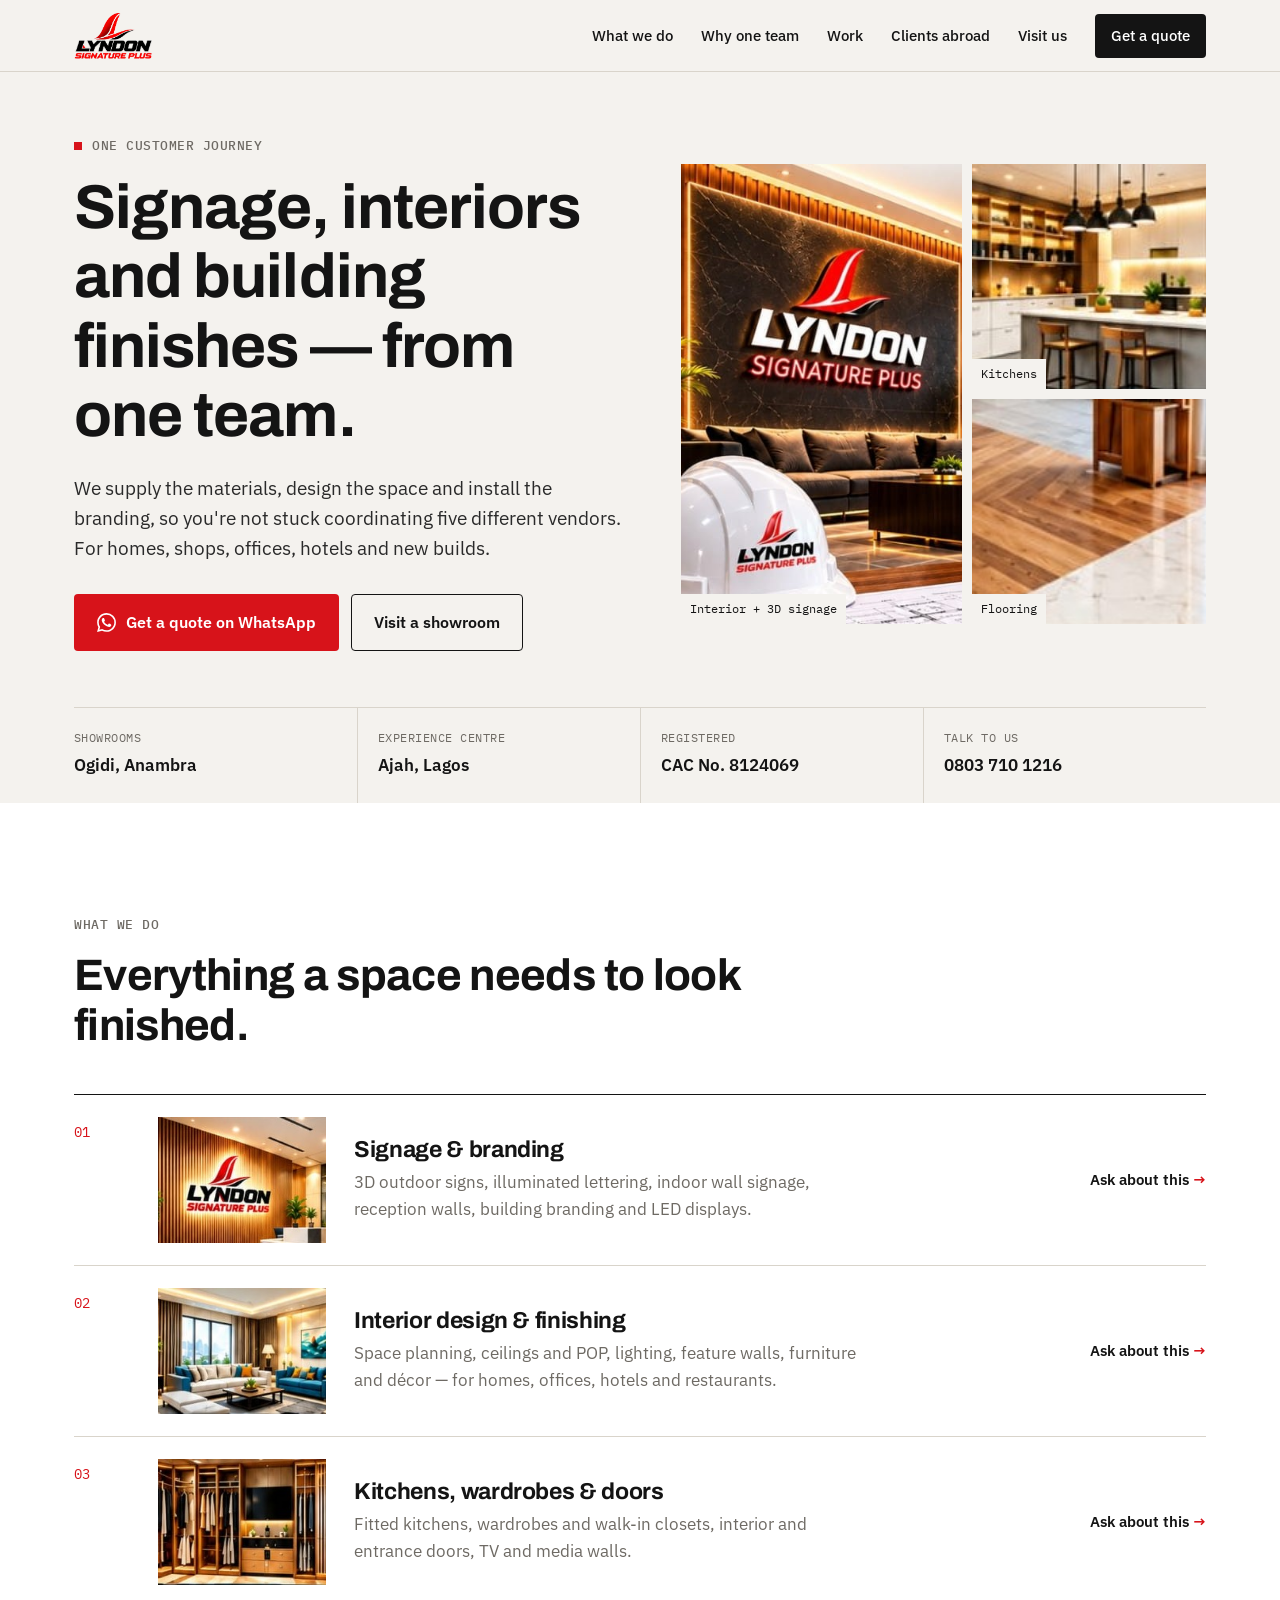
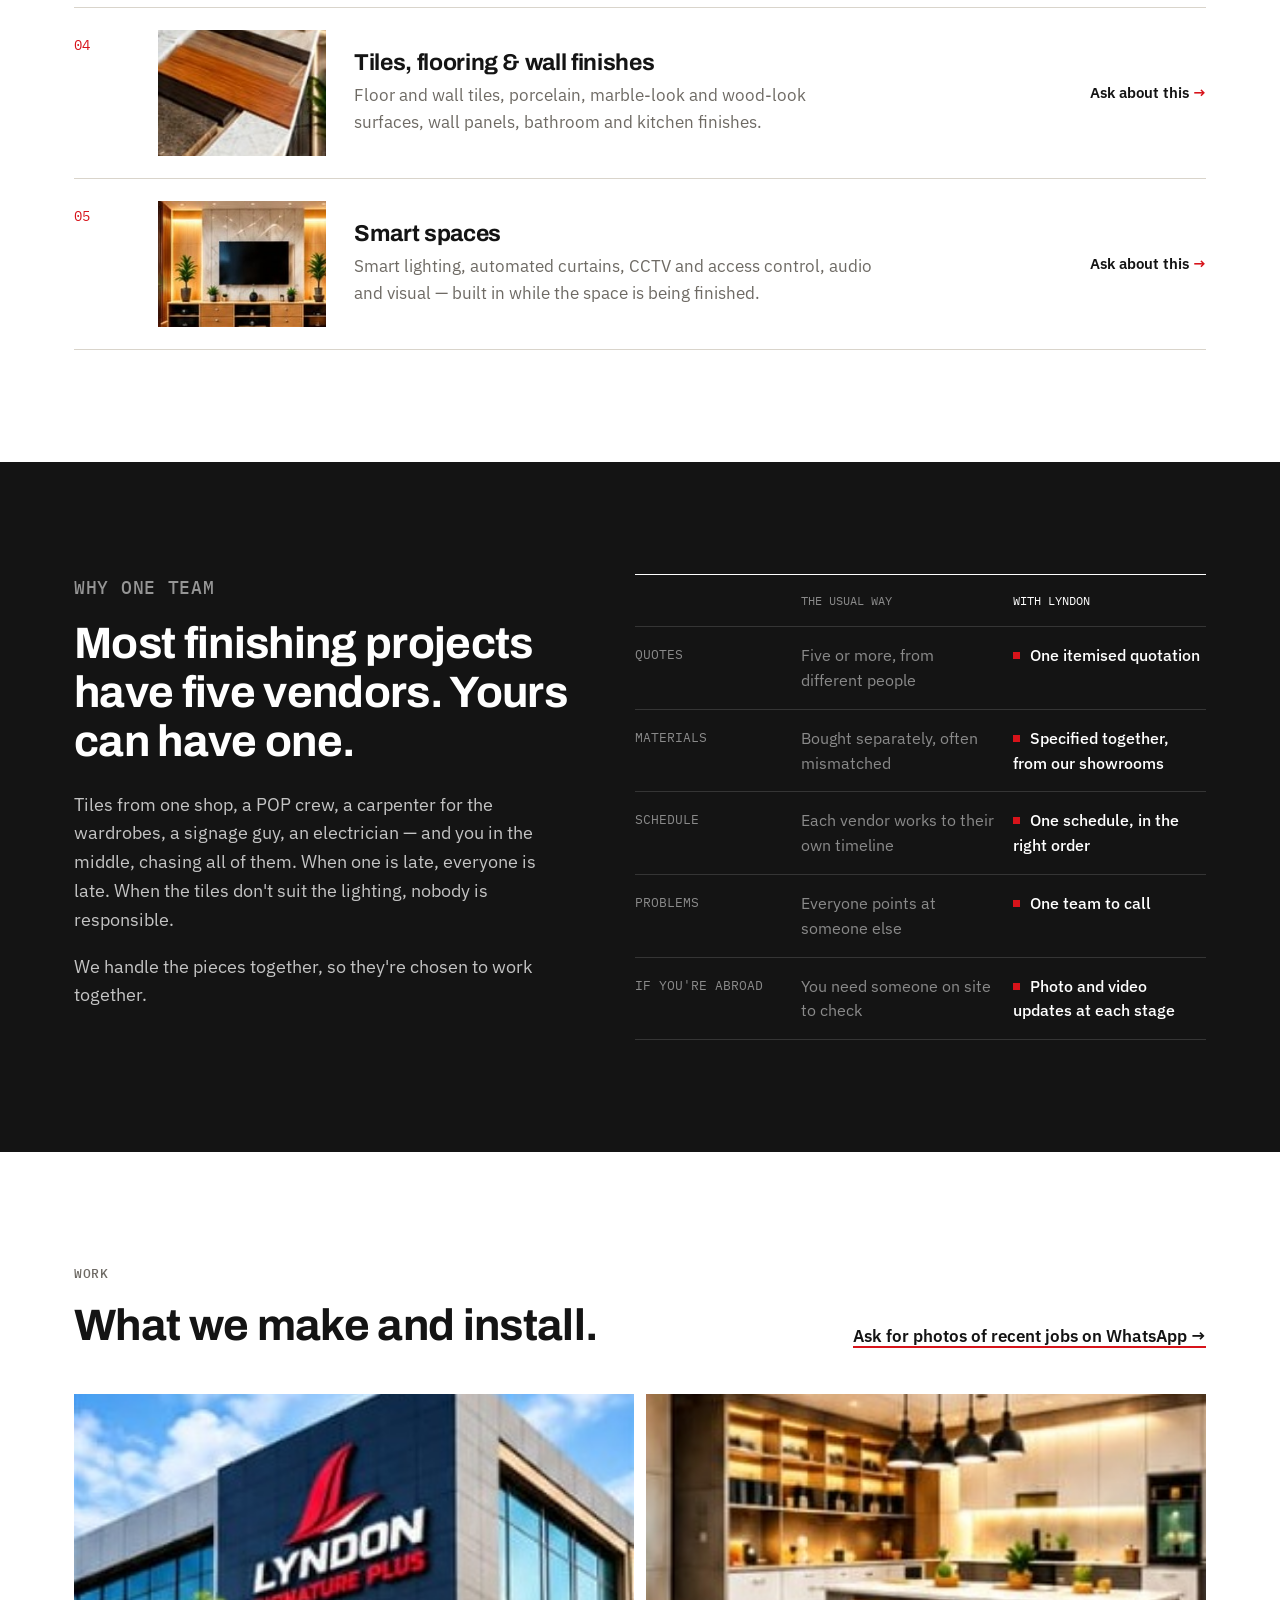
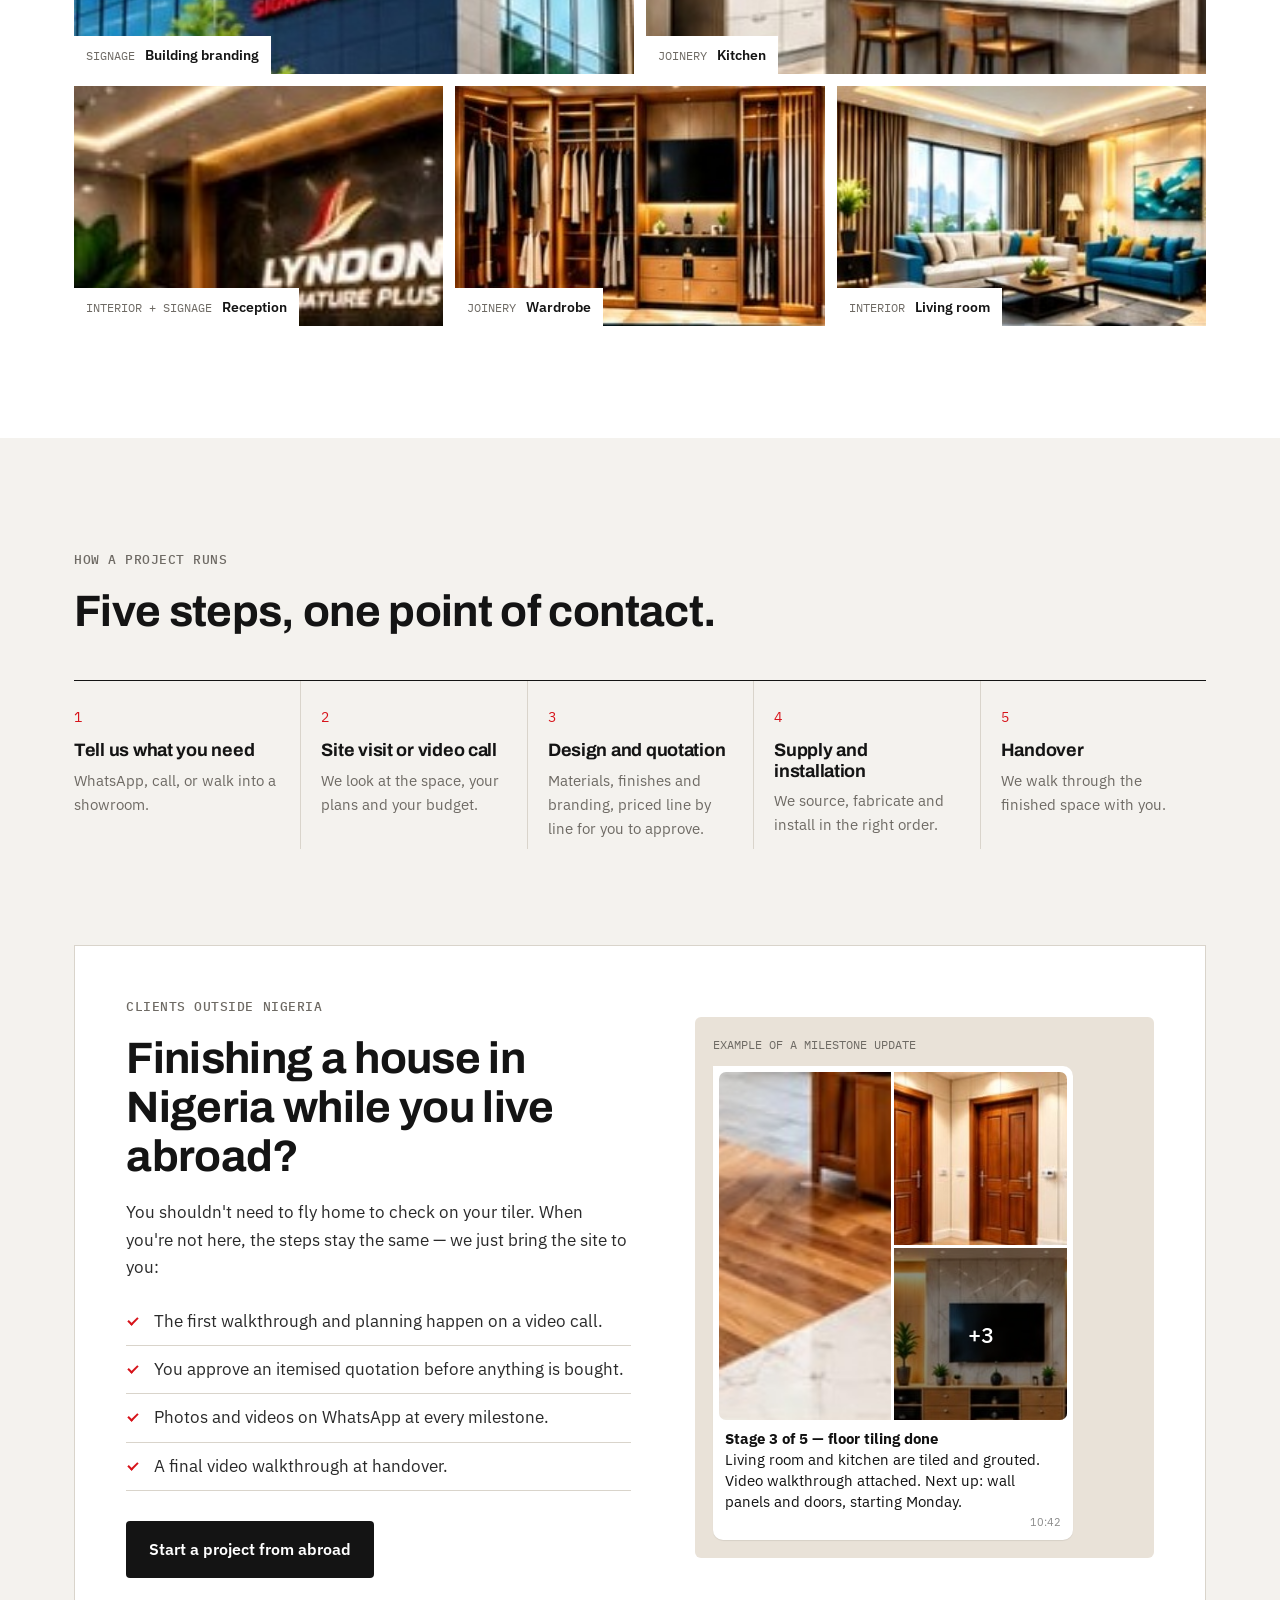
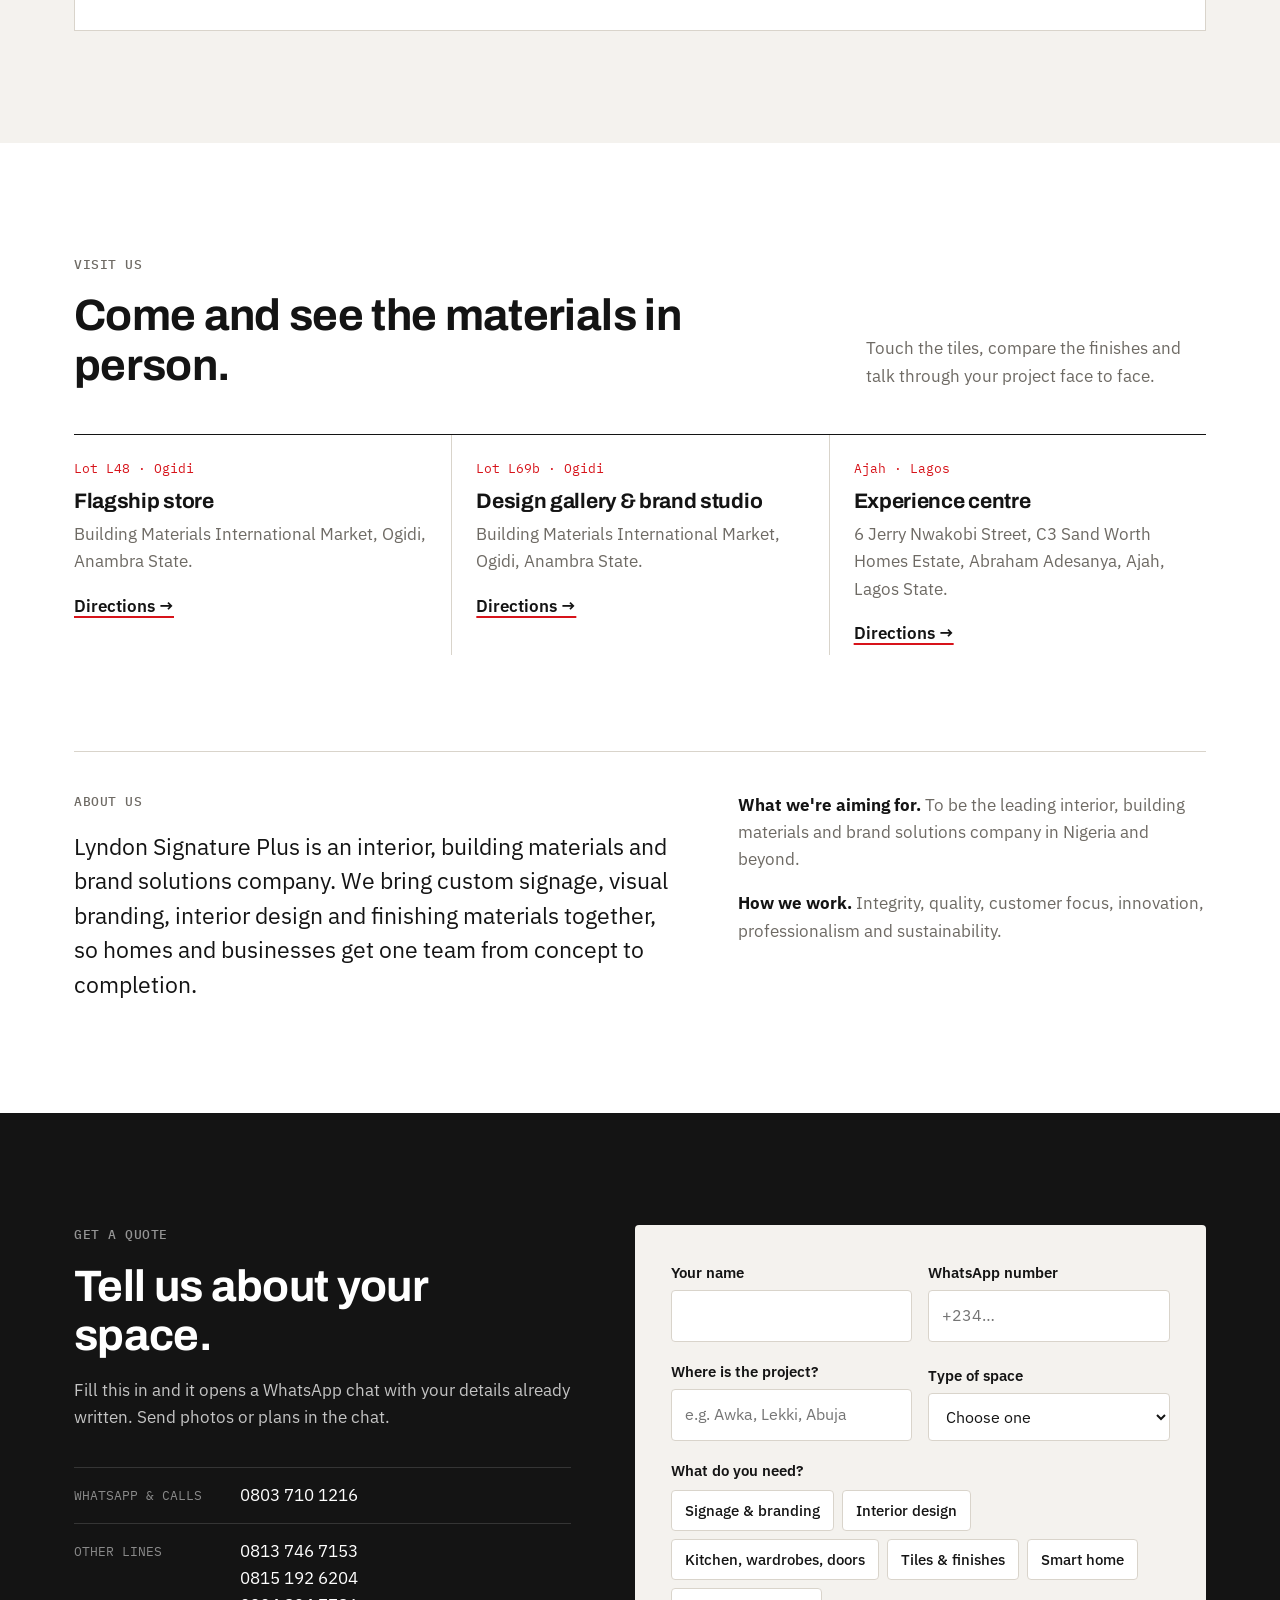
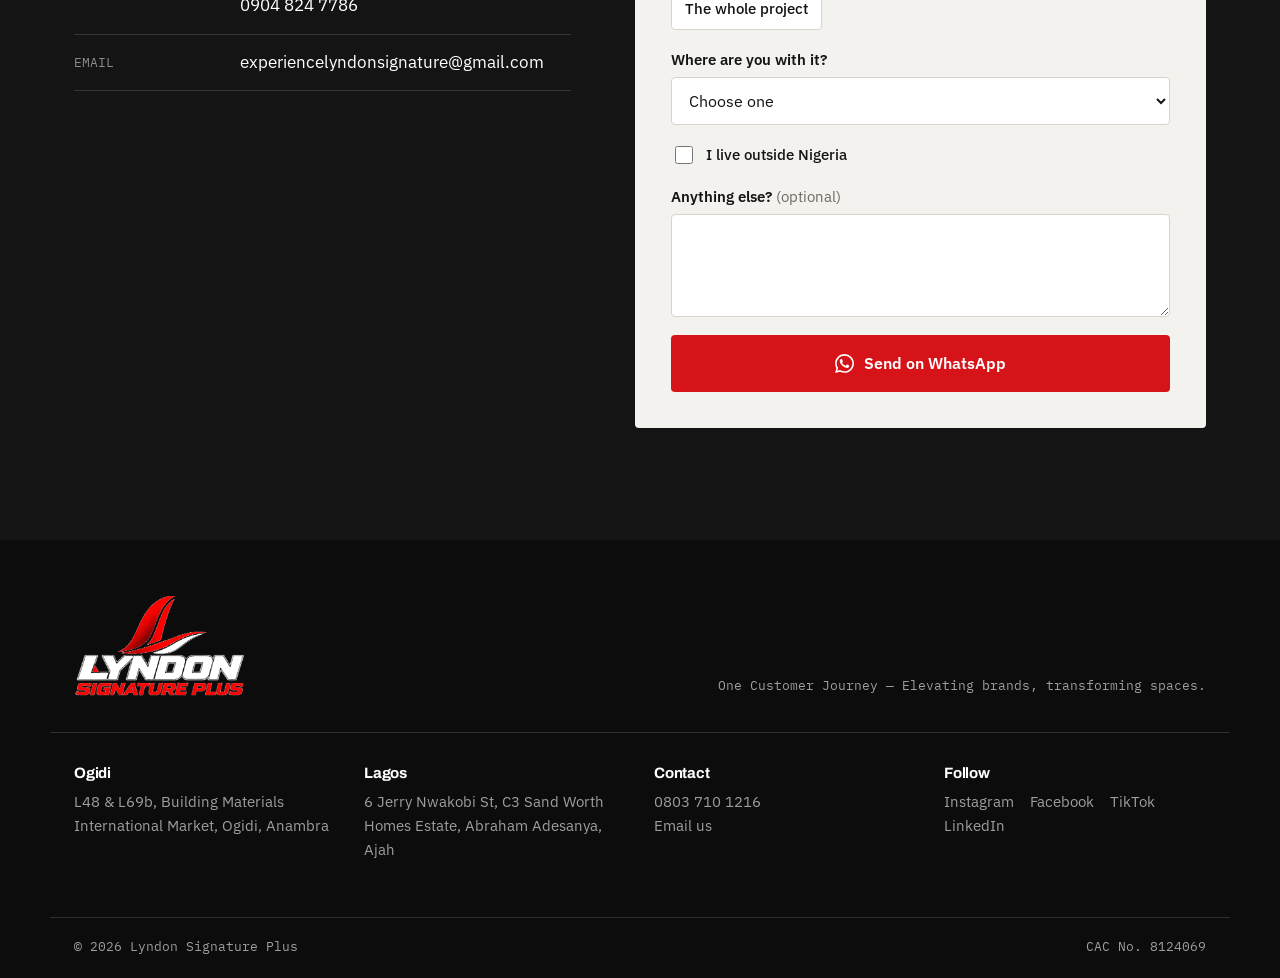
<file: website-v2-onepage/index.html>
<!doctype html>
<html lang="en">
<head>
  <meta charset="utf-8">
  <meta name="viewport" content="width=device-width, initial-scale=1">
  <title>Lyndon Signature Plus — Signage, Interiors &amp; Building Finishes</title>
  <meta name="description" content="Signage, interiors, kitchens, doors, tiles and finishes — supplied, designed and installed by one team. Showrooms in Ogidi, Anambra and an experience centre in Ajah, Lagos.">
  <meta name="theme-color" content="#f4f2ee">
  <meta property="og:title" content="Lyndon Signature Plus">
  <meta property="og:description" content="Signage, interiors and building finishes from one team. Ogidi · Lagos.">
  <meta property="og:image" content="assets/img/hero-reception.jpg">
  <link rel="icon" type="image/png" href="assets/img/favicon.png">
  <link rel="preconnect" href="https://fonts.googleapis.com">
  <link rel="preconnect" href="https://fonts.gstatic.com" crossorigin>
  <link href="https://fonts.googleapis.com/css2?family=Archivo:wght@500;600;700;800&family=IBM+Plex+Mono:wght@400;500&family=IBM+Plex+Sans:wght@400;500;600&display=swap" rel="stylesheet">
  <link rel="stylesheet" href="assets/css/styles.css">
</head>
<body>

<header class="header" id="top">
  <div class="container header__inner">
    <a href="#top" class="header__logo" aria-label="Lyndon Signature Plus home">
      <img src="assets/img/logo.png" alt="Lyndon Signature Plus" width="1084" height="638">
    </a>
    <nav class="nav" id="nav" aria-label="Main">
      <a href="#services">What we do</a>
      <a href="#why">Why one team</a>
      <a href="#work">Work</a>
      <a href="#abroad">Clients abroad</a>
      <a href="#visit">Visit us</a>
      <a href="#contact" class="nav__cta">Get a quote</a>
    </nav>
    <button class="menu-toggle" id="menuToggle" aria-label="Open menu" aria-expanded="false" aria-controls="nav">
      <span></span><span></span>
    </button>
  </div>
</header>

<main>

<!-- ============ HERO ============ -->
<section class="hero">
  <div class="container hero__grid">
    <div class="hero__text">
      <p class="label"><span class="label__dot"></span>One Customer Journey</p>
      <h1>Signage, interiors and building finishes — from one team.</h1>
      <p class="hero__lead">We supply the materials, design the space and install the branding, so you're not stuck coordinating five different vendors. For homes, shops, offices, hotels and new builds.</p>
      <div class="hero__ctas">
        <a href="https://wa.me/2348037101216?text=Hello%20Lyndon%20Signature%20Plus%2C%20I'd%20like%20a%20quote." class="btn btn--red" target="_blank" rel="noopener">
          <svg viewBox="0 0 24 24" aria-hidden="true"><use href="#i-wa"/></svg> Get a quote on WhatsApp
        </a>
        <a href="#visit" class="btn btn--line">Visit a showroom</a>
      </div>
    </div>

    <!-- Swap these for real project/showroom photos when available -->
    <div class="hero__media">
      <figure class="hm hm--a"><img src="assets/img/hero-reception.jpg" alt="Lounge with a backlit 3D logo wall"><figcaption>Interior + 3D signage</figcaption></figure>
      <figure class="hm hm--b"><img src="assets/img/kitchens.jpg" alt="Fitted kitchen with island"><figcaption>Kitchens</figcaption></figure>
      <figure class="hm hm--c"><img src="assets/img/flooring.jpg" alt="Wood-look and marble flooring"><figcaption>Flooring</figcaption></figure>
      <figure class="hm hm--d"><img src="assets/img/doors.jpg" alt="Solid wood interior doors"><figcaption>Doors</figcaption></figure>
    </div>
  </div>

  <div class="container">
    <dl class="facts">
      <div><dt>Showrooms</dt><dd>Ogidi, Anambra</dd></div>
      <div><dt>Experience centre</dt><dd>Ajah, Lagos</dd></div>
      <div><dt>Registered</dt><dd>CAC No. 8124069</dd></div>
      <div><dt>Talk to us</dt><dd><a href="tel:+2348037101216">0803 710 1216</a></dd></div>
    </dl>
  </div>
</section>

<!-- ============ SERVICES (catalogue) ============ -->
<section class="section" id="services">
  <div class="container">
    <div class="head">
      <p class="label">What we do</p>
      <h2>Everything a space needs to look finished.</h2>
    </div>

    <ol class="catalogue">
      <li class="cat">
        <span class="cat__ref">01</span>
        <div class="cat__img"><img src="assets/img/signage-indoor.jpg" alt="Indoor illuminated wall signage" loading="lazy"></div>
        <div class="cat__body">
          <h3>Signage &amp; branding</h3>
          <p>3D outdoor signs, illuminated lettering, indoor wall signage, reception walls, building branding and LED displays.</p>
        </div>
        <a class="cat__ask" href="https://wa.me/2348037101216?text=Hello%2C%20I'd%20like%20to%20ask%20about%20signage%20%26%20branding." target="_blank" rel="noopener">Ask about this <span>→</span></a>
      </li>
      <li class="cat">
        <span class="cat__ref">02</span>
        <div class="cat__img"><img src="assets/img/interiors.jpg" alt="Finished living room" loading="lazy"></div>
        <div class="cat__body">
          <h3>Interior design &amp; finishing</h3>
          <p>Space planning, ceilings and POP, lighting, feature walls, furniture and décor — for homes, offices, hotels and restaurants.</p>
        </div>
        <a class="cat__ask" href="https://wa.me/2348037101216?text=Hello%2C%20I'd%20like%20to%20ask%20about%20interior%20design%20%26%20finishing." target="_blank" rel="noopener">Ask about this <span>→</span></a>
      </li>
      <li class="cat">
        <span class="cat__ref">03</span>
        <div class="cat__img"><img src="assets/img/wardrobes.jpg" alt="Fitted wardrobe and closet" loading="lazy"></div>
        <div class="cat__body">
          <h3>Kitchens, wardrobes &amp; doors</h3>
          <p>Fitted kitchens, wardrobes and walk-in closets, interior and entrance doors, TV and media walls.</p>
        </div>
        <a class="cat__ask" href="https://wa.me/2348037101216?text=Hello%2C%20I'd%20like%20to%20ask%20about%20kitchens%2C%20wardrobes%20%26%20doors." target="_blank" rel="noopener">Ask about this <span>→</span></a>
      </li>
      <li class="cat">
        <span class="cat__ref">04</span>
        <div class="cat__img"><img src="assets/img/materials.jpg" alt="Tile and wood finish samples" loading="lazy"></div>
        <div class="cat__body">
          <h3>Tiles, flooring &amp; wall finishes</h3>
          <p>Floor and wall tiles, porcelain, marble-look and wood-look surfaces, wall panels, bathroom and kitchen finishes.</p>
        </div>
        <a class="cat__ask" href="https://wa.me/2348037101216?text=Hello%2C%20I'd%20like%20to%20ask%20about%20tiles%2C%20flooring%20%26%20wall%20finishes." target="_blank" rel="noopener">Ask about this <span>→</span></a>
      </li>
      <li class="cat">
        <span class="cat__ref">05</span>
        <div class="cat__img"><img src="assets/img/wall-finishes.jpg" alt="Media wall with integrated lighting" loading="lazy"></div>
        <div class="cat__body">
          <h3>Smart spaces</h3>
          <p>Smart lighting, automated curtains, CCTV and access control, audio and visual — built in while the space is being finished.</p>
        </div>
        <a class="cat__ask" href="https://wa.me/2348037101216?text=Hello%2C%20I'd%20like%20to%20ask%20about%20smart%20home%20%2F%20smart%20spaces." target="_blank" rel="noopener">Ask about this <span>→</span></a>
      </li>
    </ol>
  </div>
</section>

<!-- ============ WHY ONE TEAM ============ -->
<section class="section section--ink" id="why">
  <div class="container why">
    <div class="why__text">
      <p class="label label--light">Why one team</p>
      <h2>Most finishing projects have five vendors. Yours can have one.</h2>
      <p>Tiles from one shop, a POP crew, a carpenter for the wardrobes, a signage guy, an electrician — and you in the middle, chasing all of them. When one is late, everyone is late. When the tiles don't suit the lighting, nobody is responsible.</p>
      <p>We handle the pieces together, so they're chosen to work together.</p>
    </div>

    <div class="compare" role="table" aria-label="The usual way compared with Lyndon">
      <div class="compare__row compare__row--head" role="row">
        <span role="columnheader"></span>
        <span role="columnheader">The usual way</span>
        <span role="columnheader">With Lyndon</span>
      </div>
      <div class="compare__row" role="row">
        <span role="rowheader">Quotes</span>
        <span role="cell">Five or more, from different people</span>
        <span role="cell">One itemised quotation</span>
      </div>
      <div class="compare__row" role="row">
        <span role="rowheader">Materials</span>
        <span role="cell">Bought separately, often mismatched</span>
        <span role="cell">Specified together, from our showrooms</span>
      </div>
      <div class="compare__row" role="row">
        <span role="rowheader">Schedule</span>
        <span role="cell">Each vendor works to their own timeline</span>
        <span role="cell">One schedule, in the right order</span>
      </div>
      <div class="compare__row" role="row">
        <span role="rowheader">Problems</span>
        <span role="cell">Everyone points at someone else</span>
        <span role="cell">One team to call</span>
      </div>
      <div class="compare__row" role="row">
        <span role="rowheader">If you're abroad</span>
        <span role="cell">You need someone on site to check</span>
        <span role="cell">Photo and video updates at each stage</span>
      </div>
    </div>
  </div>
</section>

<!-- ============ WORK ============ -->
<!-- Replace these with real project photos (phone photos are fine) as soon as possible. -->
<section class="section" id="work">
  <div class="container">
    <div class="head head--row">
      <div>
        <p class="label">Work</p>
        <h2>What we make and install.</h2>
      </div>
      <a class="text-link" href="https://wa.me/2348037101216?text=Hello%2C%20could%20you%20send%20me%20photos%20of%20recent%20projects%3F" target="_blank" rel="noopener">Ask for photos of recent jobs on WhatsApp →</a>
    </div>
    <div class="work">
      <figure class="w w--1"><img src="assets/img/building-branding.jpg" alt="Building facade branding" loading="lazy"><figcaption><span>Signage</span>Building branding</figcaption></figure>
      <figure class="w w--2"><img src="assets/img/kitchens.jpg" alt="Kitchen with island and pendant lights" loading="lazy"><figcaption><span>Joinery</span>Kitchen</figcaption></figure>
      <figure class="w w--3"><img src="assets/img/reception.jpg" alt="Reception desk with backlit logo wall" loading="lazy"><figcaption><span>Interior + signage</span>Reception</figcaption></figure>
      <figure class="w w--4"><img src="assets/img/wardrobes.jpg" alt="Walk-in wardrobe" loading="lazy"><figcaption><span>Joinery</span>Wardrobe</figcaption></figure>
      <figure class="w w--5"><img src="assets/img/interiors.jpg" alt="Living room" loading="lazy"><figcaption><span>Interior</span>Living room</figcaption></figure>
    </div>
  </div>
</section>

<!-- ============ PROCESS + ABROAD ============ -->
<section class="section section--paper" id="abroad">
  <div class="container">
    <div class="head">
      <p class="label">How a project runs</p>
      <h2>Five steps, one point of contact.</h2>
    </div>
    <ol class="steps">
      <li><span>1</span><h3>Tell us what you need</h3><p>WhatsApp, call, or walk into a showroom.</p></li>
      <li><span>2</span><h3>Site visit or video call</h3><p>We look at the space, your plans and your budget.</p></li>
      <li><span>3</span><h3>Design and quotation</h3><p>Materials, finishes and branding, priced line by line for you to approve.</p></li>
      <li><span>4</span><h3>Supply and installation</h3><p>We source, fabricate and install in the right order.</p></li>
      <li><span>5</span><h3>Handover</h3><p>We walk through the finished space with you.</p></li>
    </ol>

    <div class="abroad">
      <div class="abroad__text">
        <p class="label">Clients outside Nigeria</p>
        <h2>Finishing a house in Nigeria while you live abroad?</h2>
        <p>You shouldn't need to fly home to check on your tiler. When you're not here, the steps stay the same — we just bring the site to you:</p>
        <ul class="ticks">
          <li>The first walkthrough and planning happen on a video call.</li>
          <li>You approve an itemised quotation before anything is bought.</li>
          <li>Photos and videos on WhatsApp at every milestone.</li>
          <li>A final video walkthrough at handover.</li>
        </ul>
        <a href="#contact" class="btn btn--ink" data-abroad>Start a project from abroad</a>
      </div>
      <div class="update" aria-label="Example of a milestone update">
        <p class="update__tag">Example of a milestone update</p>
        <div class="update__chat">
          <div class="bubble">
            <div class="bubble__photos">
              <img src="assets/img/flooring.jpg" alt="">
              <img src="assets/img/doors.jpg" alt="">
              <img src="assets/img/wall-finishes.jpg" alt="">
              <span>+3</span>
            </div>
            <p><b>Stage 3 of 5 — floor tiling done</b><br>Living room and kitchen are tiled and grouted. Video walkthrough attached. Next up: wall panels and doors, starting Monday.</p>
            <time>10:42</time>
          </div>
        </div>
      </div>
    </div>
  </div>
</section>

<!-- ============ VISIT ============ -->
<section class="section" id="visit">
  <div class="container">
    <div class="head head--row">
      <div>
        <p class="label">Visit us</p>
        <h2>Come and see the materials in person.</h2>
      </div>
      <p class="head__note">Touch the tiles, compare the finishes and talk through your project face to face.</p>
    </div>
    <div class="places">
      <article class="place">
        <p class="place__code">Lot L48 · Ogidi</p>
        <h3>Flagship store</h3>
        <p>Building Materials International Market, Ogidi, Anambra State.</p>
        <a class="text-link" target="_blank" rel="noopener" href="https://www.google.com/maps/search/?api=1&query=Building+Materials+International+Market+Ogidi+Anambra">Directions →</a>
      </article>
      <article class="place">
        <p class="place__code">Lot L69b · Ogidi</p>
        <h3>Design gallery &amp; brand studio</h3>
        <p>Building Materials International Market, Ogidi, Anambra State.</p>
        <a class="text-link" target="_blank" rel="noopener" href="https://www.google.com/maps/search/?api=1&query=Building+Materials+International+Market+Ogidi+Anambra">Directions →</a>
      </article>
      <article class="place">
        <p class="place__code">Ajah · Lagos</p>
        <h3>Experience centre</h3>
        <p>6 Jerry Nwakobi Street, C3 Sand Worth Homes Estate, Abraham Adesanya, Ajah, Lagos State.</p>
        <a class="text-link" target="_blank" rel="noopener" href="https://www.google.com/maps/search/?api=1&query=Abraham+Adesanya+Ajah+Lagos">Directions →</a>
      </article>
    </div>

    <div class="about">
      <div>
        <p class="label">About us</p>
        <p class="about__lead">Lyndon Signature Plus is an interior, building materials and brand solutions company. We bring custom signage, visual branding, interior design and finishing materials together, so homes and businesses get one team from concept to completion.</p>
      </div>
      <div class="about__cols">
        <p><b>What we're aiming for.</b> To be the leading interior, building materials and brand solutions company in Nigeria and beyond.</p>
        <p><b>How we work.</b> Integrity, quality, customer focus, innovation, professionalism and sustainability.</p>
      </div>
    </div>
  </div>
</section>

<!-- ============ CONTACT ============ -->
<section class="section section--ink contact" id="contact">
  <div class="container contact__grid">
    <div class="contact__text">
      <p class="label label--light">Get a quote</p>
      <h2>Tell us about your space.</h2>
      <p>Fill this in and it opens a WhatsApp chat with your details already written. Send photos or plans in the chat.</p>
      <dl class="contact__list">
        <div><dt>WhatsApp &amp; calls</dt><dd><a href="tel:+2348037101216">0803 710 1216</a></dd></div>
        <div><dt>Other lines</dt><dd><a href="tel:+2348137467153">0813 746 7153</a><br><a href="tel:+2348151926204">0815 192 6204</a><br><a href="tel:+2349048247786">0904 824 7786</a></dd></div>
        <div><dt>Email</dt><dd><a href="mailto:experiencelyndonsignature@gmail.com">experiencelyndonsignature@gmail.com</a></dd></div>
      </dl>
    </div>

    <form class="form" id="leadForm" novalidate>
      <div class="form__row">
        <label>Your name<input name="name" required autocomplete="name"></label>
        <label>WhatsApp number<input name="phone" type="tel" required autocomplete="tel" placeholder="+234…"></label>
      </div>
      <div class="form__row">
        <label>Where is the project?<input name="location" placeholder="e.g. Awka, Lekki, Abuja"></label>
        <label>Type of space
          <select name="type">
            <option value="">Choose one</option>
            <option>Home</option><option>Office</option><option>Shop / showroom</option>
            <option>Hotel / shortlet</option><option>Restaurant / lounge</option>
            <option>Estate / development</option><option>Other</option>
          </select>
        </label>
      </div>
      <fieldset class="chips">
        <legend>What do you need?</legend>
        <label><input type="checkbox" name="needs" value="Signage & branding"><span>Signage &amp; branding</span></label>
        <label><input type="checkbox" name="needs" value="Interior design"><span>Interior design</span></label>
        <label><input type="checkbox" name="needs" value="Kitchen / wardrobes / doors"><span>Kitchen, wardrobes, doors</span></label>
        <label><input type="checkbox" name="needs" value="Tiles & finishes"><span>Tiles &amp; finishes</span></label>
        <label><input type="checkbox" name="needs" value="Smart home"><span>Smart home</span></label>
        <label><input type="checkbox" name="needs" value="The whole project"><span>The whole project</span></label>
      </fieldset>
      <label>Where are you with it?
        <select name="stage">
          <option value="">Choose one</option>
          <option>Just exploring</option><option>Planning</option><option>Building</option>
          <option>Ready for finishing</option><option>Renovating</option><option>Ready to start now</option>
        </select>
      </label>
      <label class="check-line"><input type="checkbox" name="abroad" value="yes"> I live outside Nigeria</label>
      <label>Anything else? <em>(optional)</em>
        <textarea name="message" rows="3"></textarea>
      </label>
      <p class="form__error" id="formError" role="alert" hidden></p>
      <button type="submit" class="btn btn--red btn--block">
        <svg viewBox="0 0 24 24" aria-hidden="true"><use href="#i-wa"/></svg> Send on WhatsApp
      </button>
    </form>
  </div>
</section>

</main>

<footer class="footer">
  <div class="container footer__top">
    <img src="assets/img/logo-light.png" alt="Lyndon Signature Plus" width="1084" height="638" loading="lazy">
    <p class="footer__line">One Customer Journey — Elevating brands, transforming spaces.</p>
  </div>
  <div class="container footer__grid">
    <div>
      <h4>Ogidi</h4>
      <p>L48 &amp; L69b, Building Materials International Market, Ogidi, Anambra</p>
    </div>
    <div>
      <h4>Lagos</h4>
      <p>6 Jerry Nwakobi St, C3 Sand Worth Homes Estate, Abraham Adesanya, Ajah</p>
    </div>
    <div>
      <h4>Contact</h4>
      <p><a href="tel:+2348037101216">0803 710 1216</a><br><a href="mailto:experiencelyndonsignature@gmail.com">Email us</a></p>
    </div>
    <div>
      <h4>Follow</h4>
      <!-- TODO: real profile URLs (flyer handle: "@Lyndon signatures") -->
      <p class="footer__social"><a href="#">Instagram</a> <a href="#">Facebook</a> <a href="#">TikTok</a> <a href="#">LinkedIn</a></p>
    </div>
  </div>
  <div class="container footer__base">
    <p>© <span id="year">2026</span> Lyndon Signature Plus</p>
    <p>CAC No. 8124069</p>
  </div>
</footer>

<nav class="bottombar" aria-label="Quick contact">
  <a href="https://wa.me/2348037101216" target="_blank" rel="noopener"><svg viewBox="0 0 24 24" aria-hidden="true"><use href="#i-wa"/></svg>WhatsApp</a>
  <a href="tel:+2348037101216">Call</a>
  <a href="#contact" class="bottombar__cta">Get a quote</a>
</nav>

<svg width="0" height="0" style="position:absolute" aria-hidden="true">
  <symbol id="i-wa" viewBox="0 0 24 24"><path fill="currentColor" d="M17.47 14.38c-.3-.15-1.76-.87-2.03-.97-.27-.1-.47-.15-.67.15-.2.3-.77.97-.94 1.17-.17.2-.35.22-.65.07-.3-.15-1.26-.46-2.4-1.48-.89-.79-1.49-1.77-1.66-2.07-.17-.3-.02-.46.13-.61.13-.13.3-.35.45-.52.15-.17.2-.3.3-.5.1-.2.05-.37-.03-.52-.07-.15-.67-1.62-.92-2.22-.24-.58-.49-.5-.67-.51h-.57c-.2 0-.52.07-.79.37-.27.3-1.04 1.02-1.04 2.48s1.07 2.88 1.21 3.08c.15.2 2.1 3.2 5.08 4.49.71.31 1.26.49 1.69.63.71.23 1.36.2 1.87.12.57-.09 1.76-.72 2.01-1.41.25-.69.25-1.29.17-1.41-.07-.12-.27-.2-.57-.35zM12.04 21.8h-.01a9.8 9.8 0 0 1-5-1.37l-.36-.21-3.72.98 1-3.63-.24-.37a9.8 9.8 0 0 1-1.5-5.22c0-5.42 4.42-9.84 9.85-9.84a9.78 9.78 0 0 1 6.96 2.89 9.78 9.78 0 0 1 2.88 6.96c0 5.43-4.42 9.85-9.85 9.85zm8.38-18.23A11.77 11.77 0 0 0 12.04.1C5.5.1.17 5.42.17 11.97c0 2.09.55 4.13 1.59 5.93L.07 24l6.25-1.64a11.84 11.84 0 0 0 5.71 1.46h.01c6.54 0 11.87-5.33 11.87-11.88 0-3.17-1.24-6.16-3.49-8.4z"/></symbol>
</svg>

<script src="assets/js/main.js"></script>
</body>
</html>
</file>
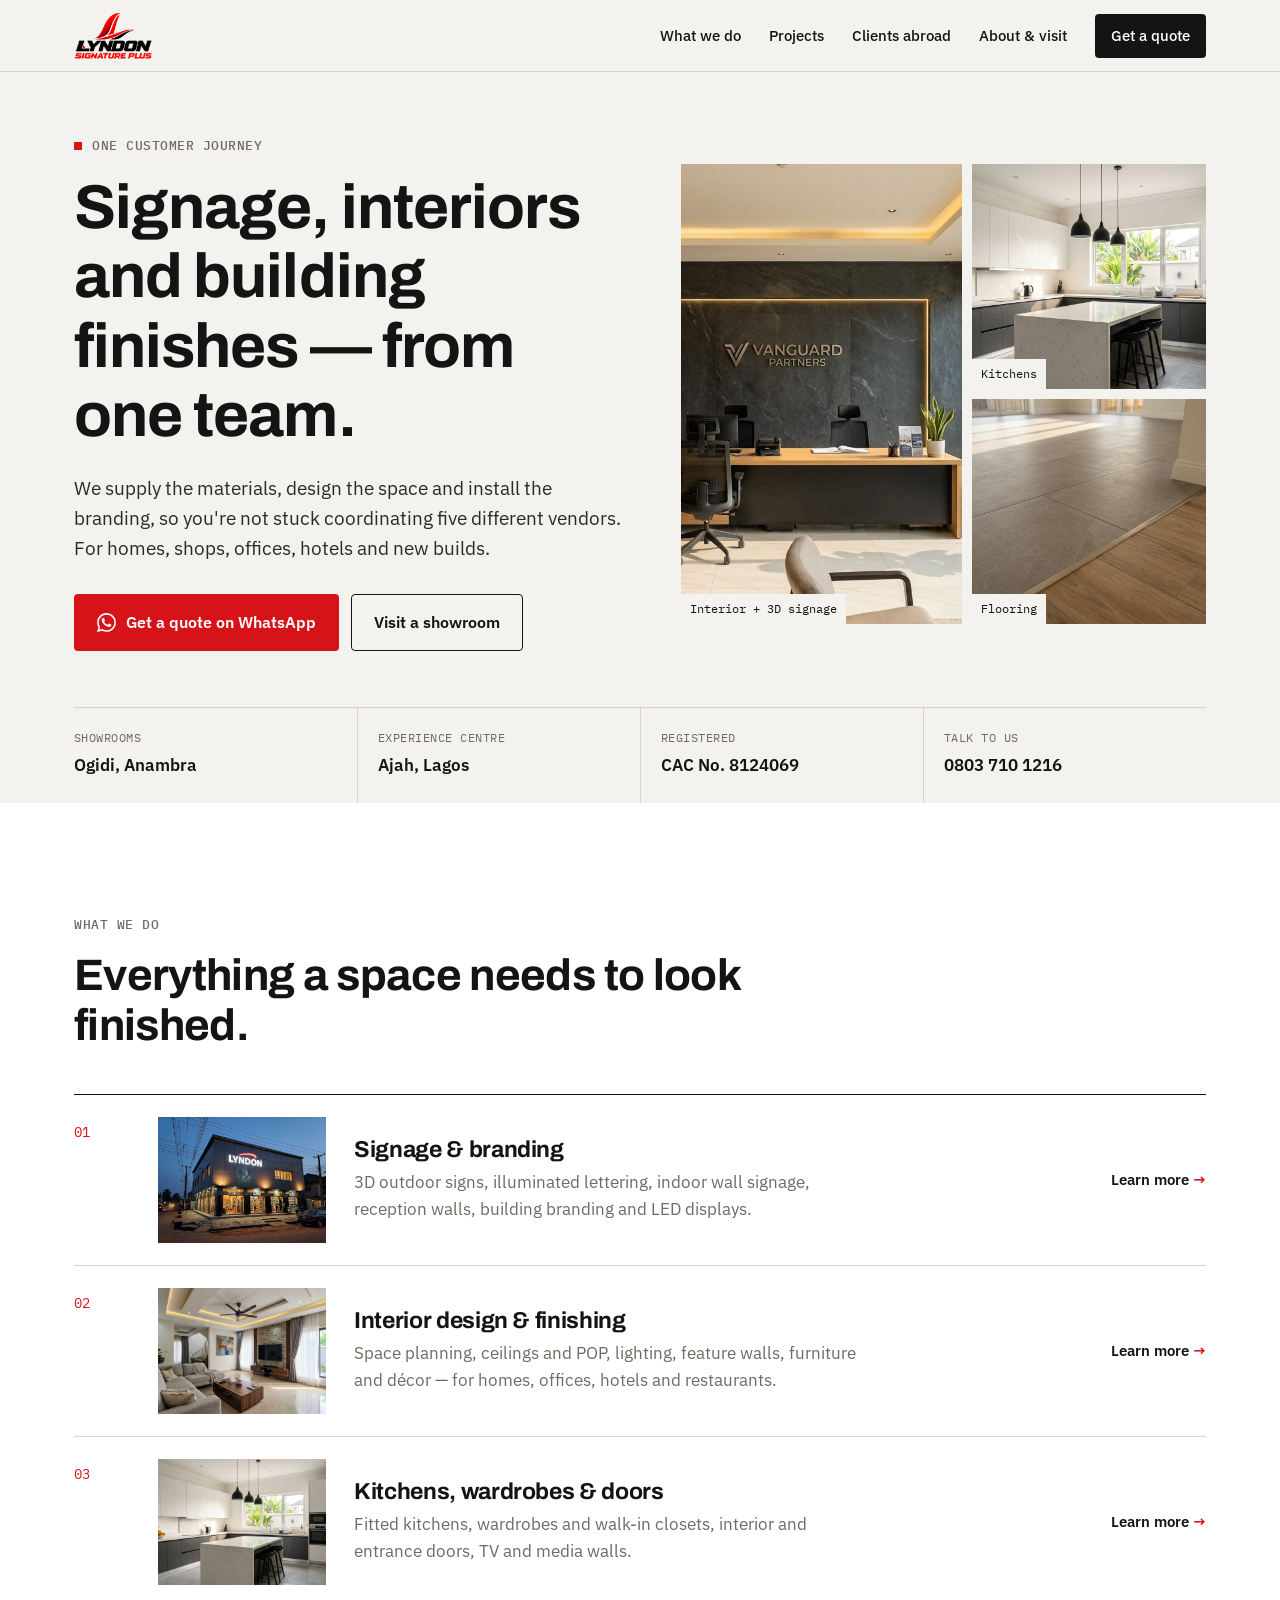
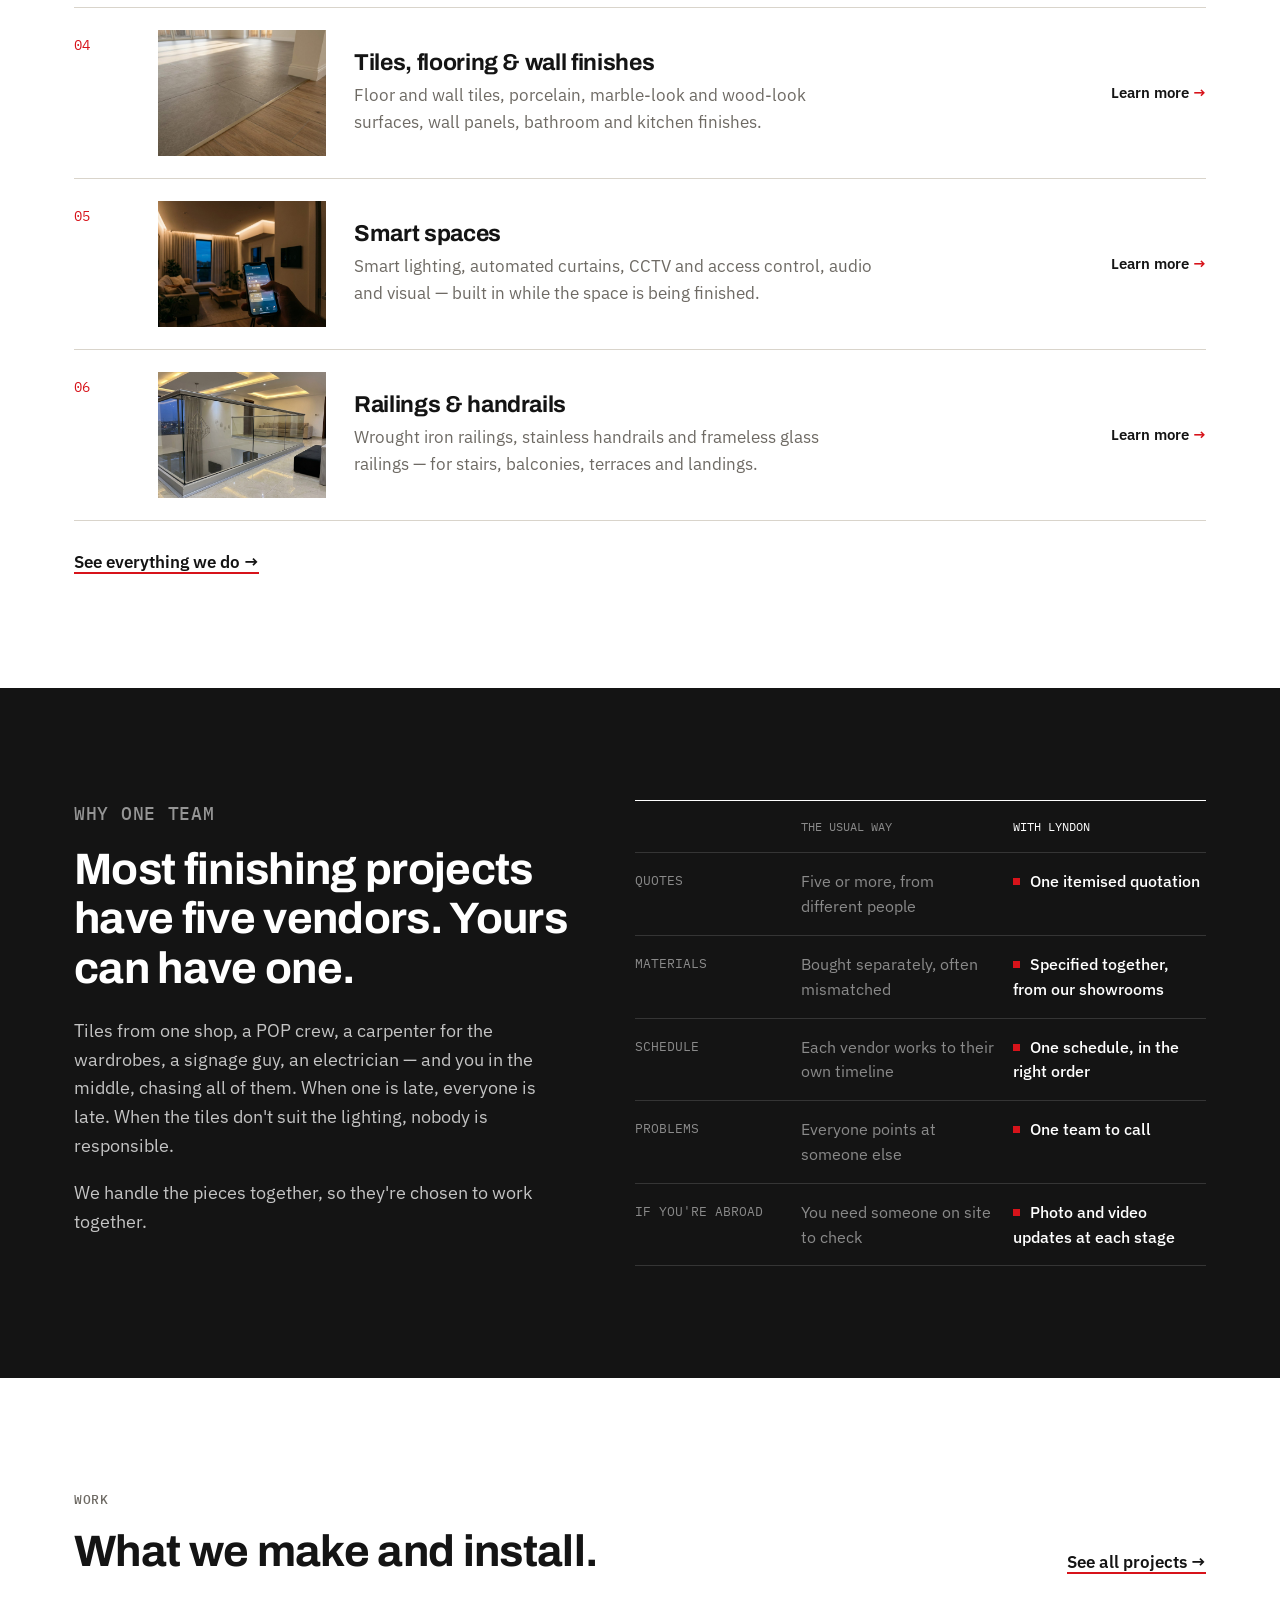
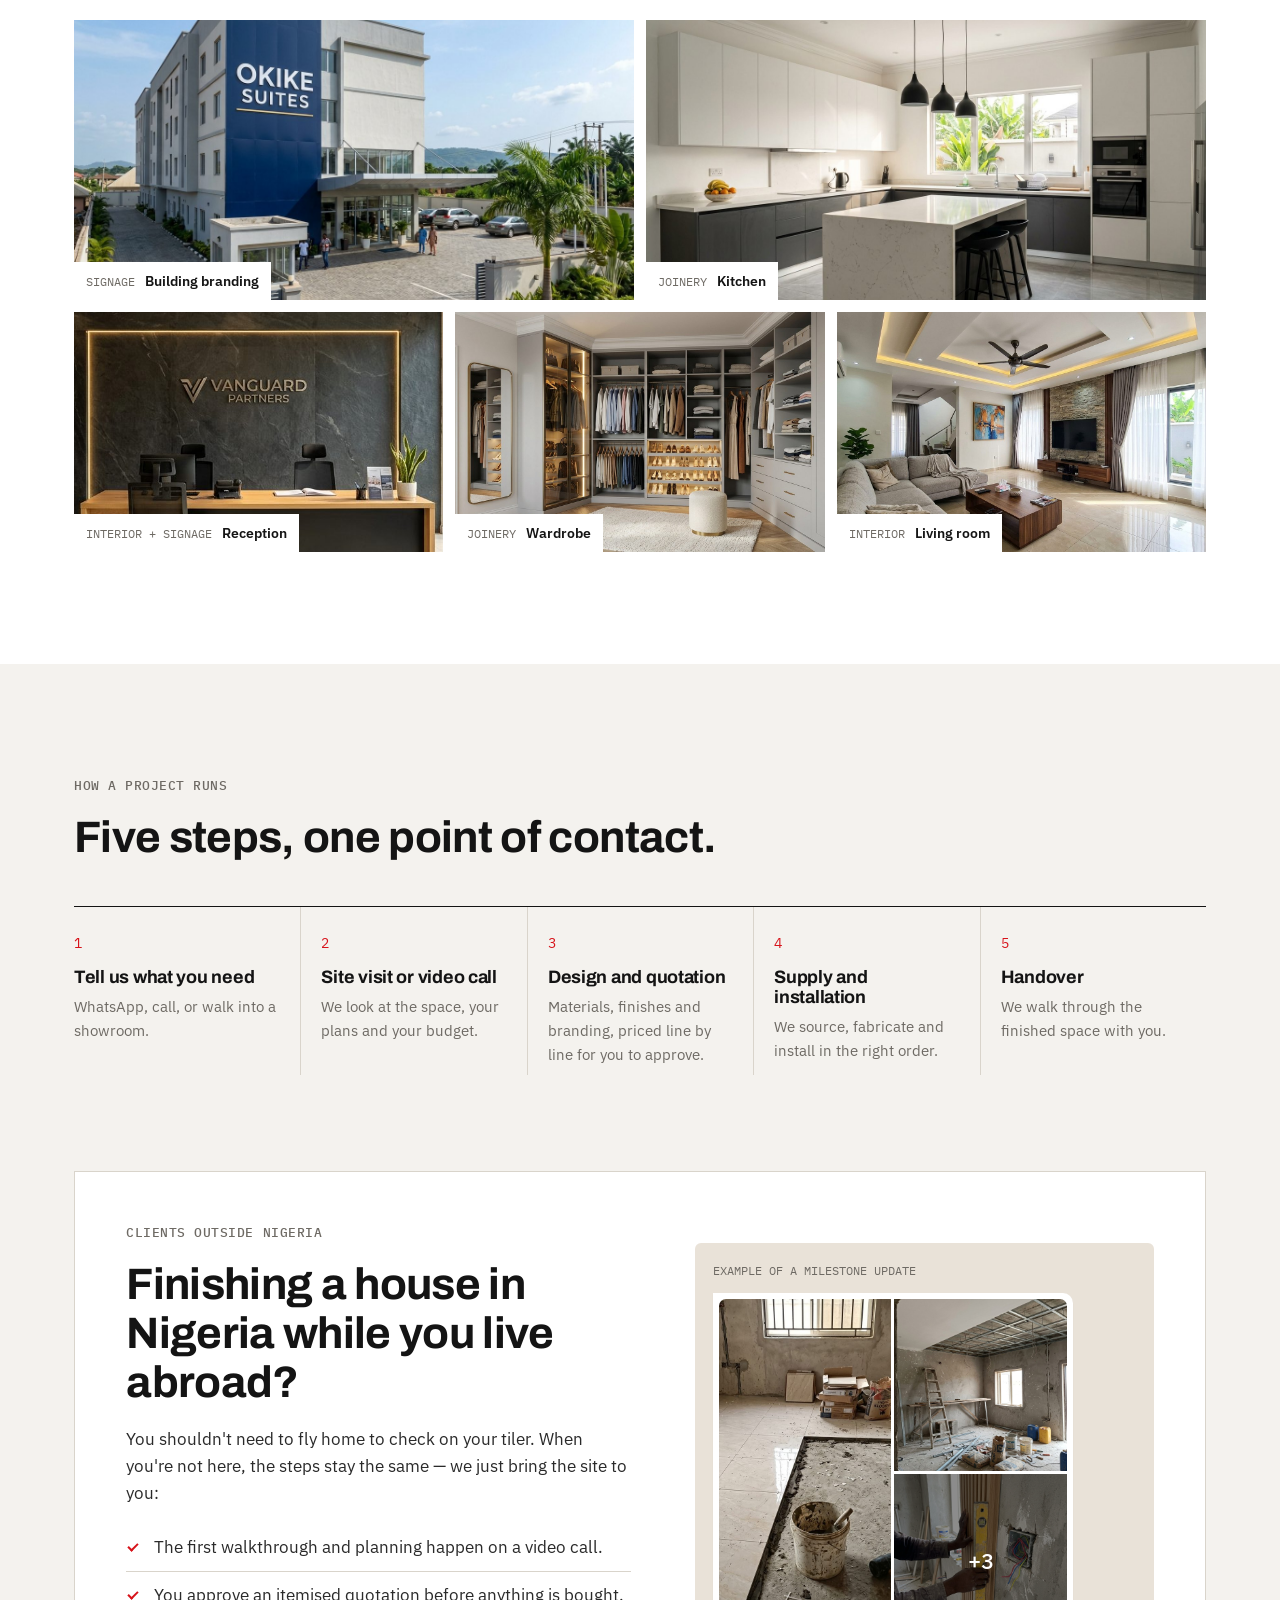
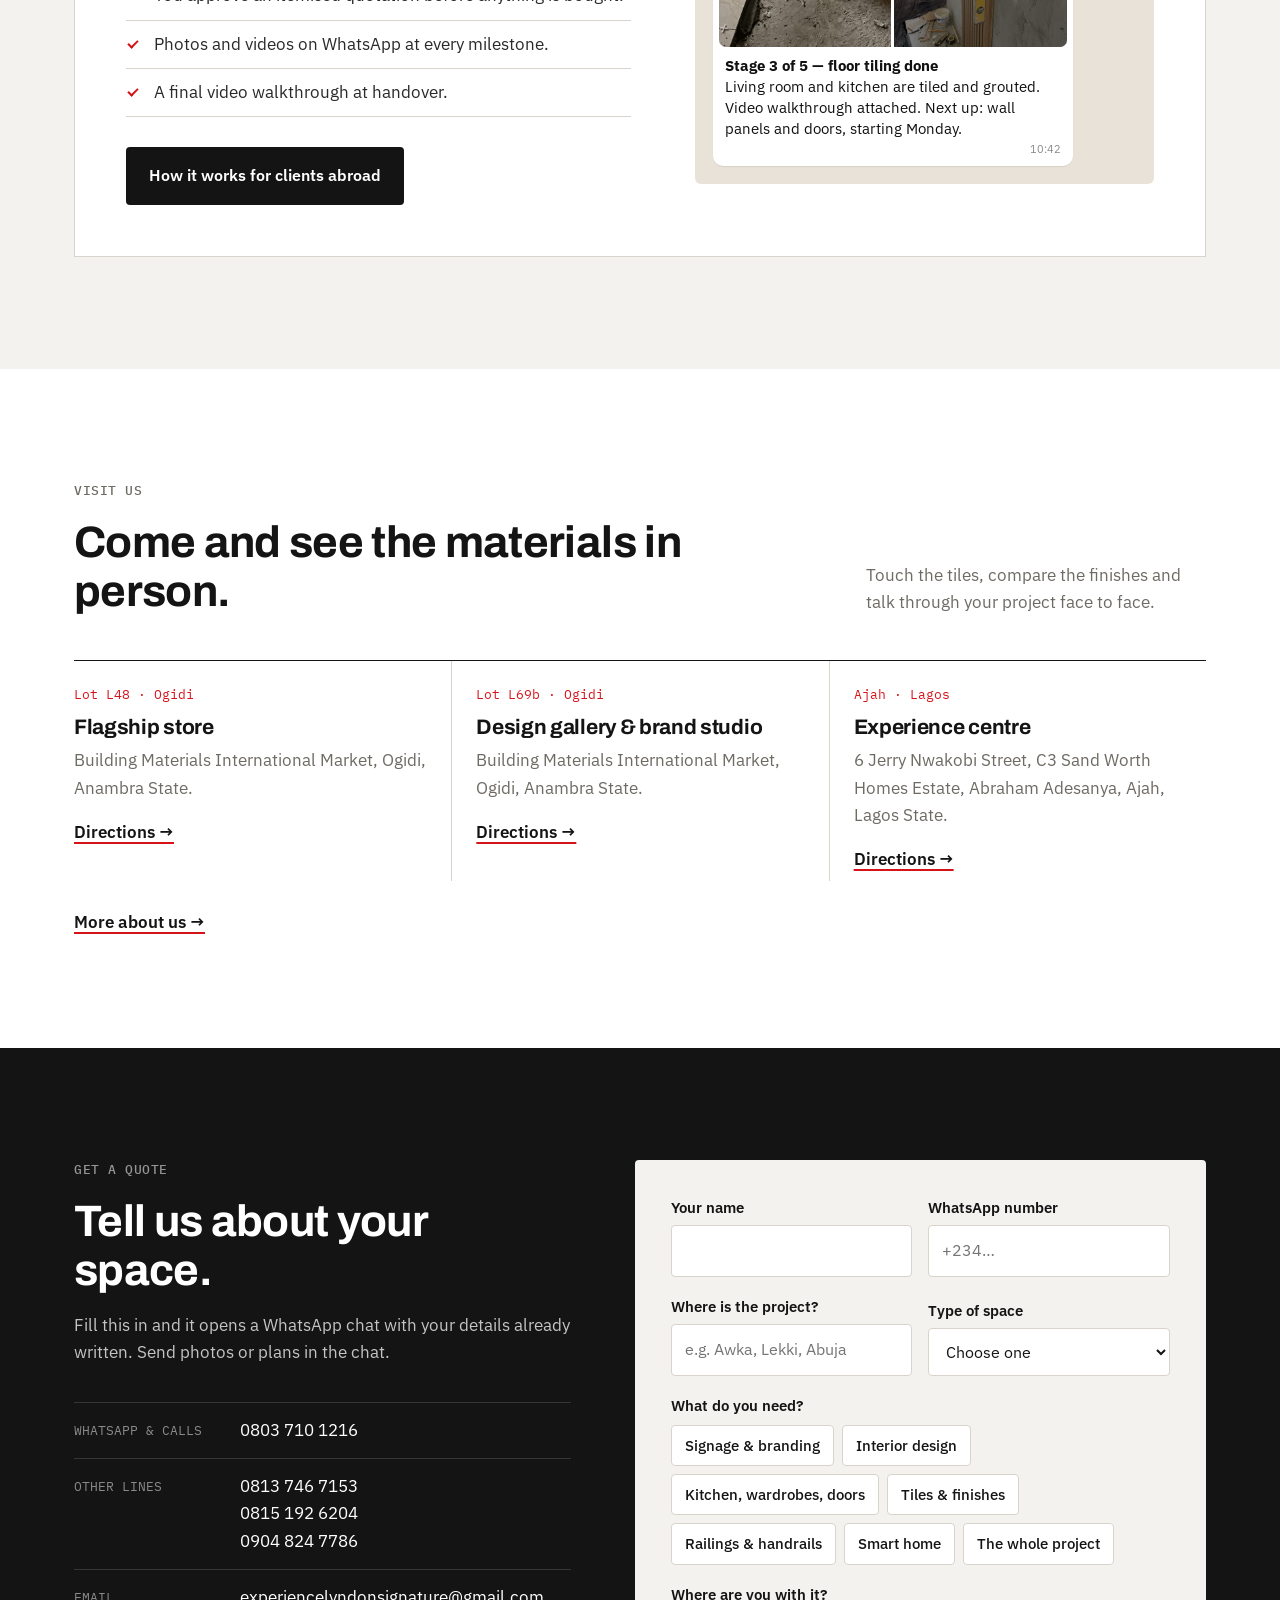
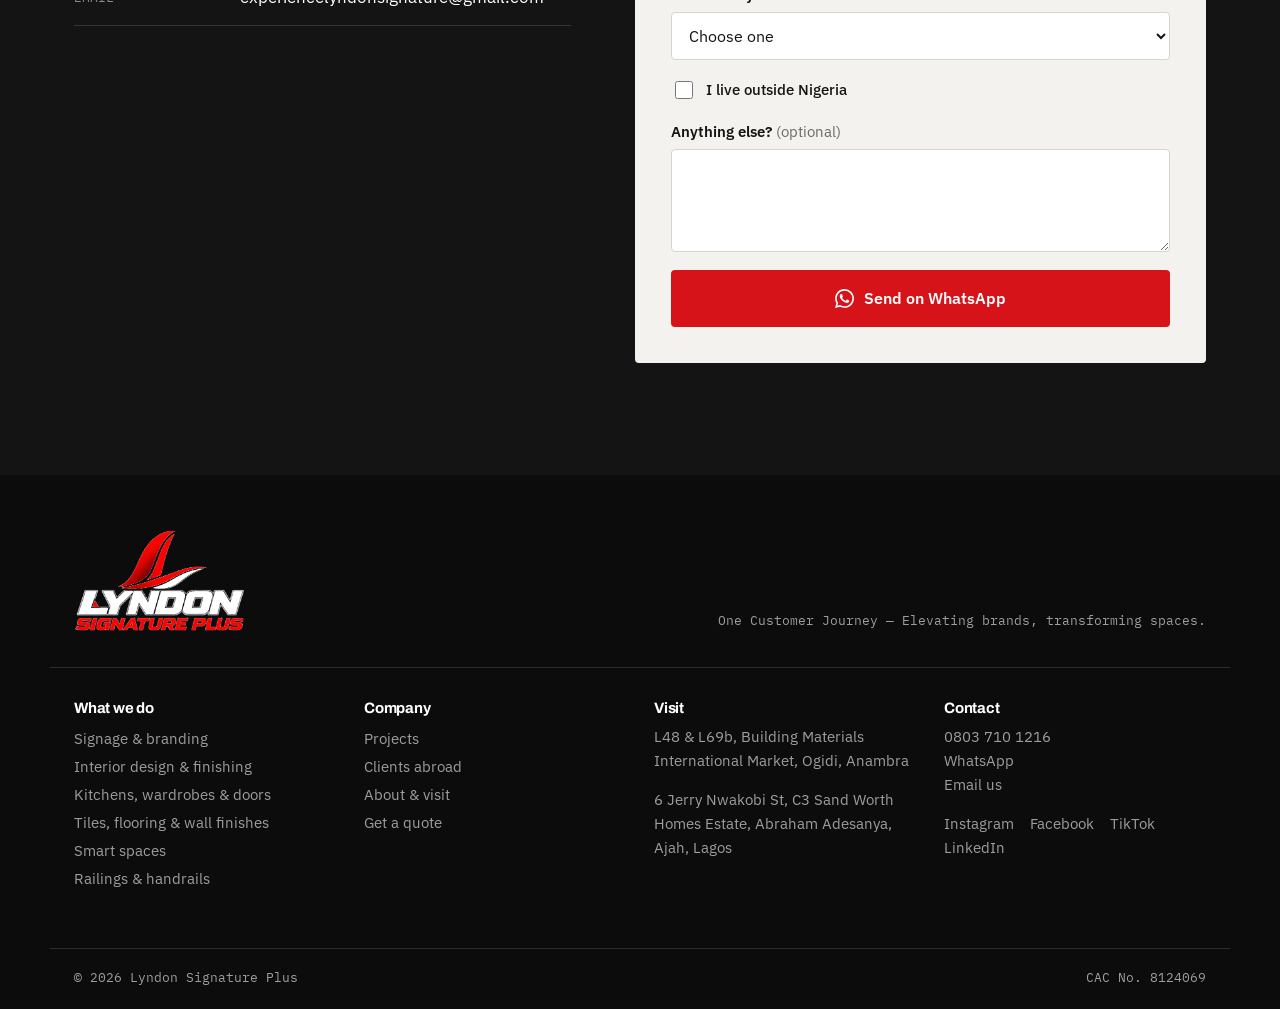
<file: website/index.html>
<!doctype html>
<html lang="en">
<head>
  <meta charset="utf-8">
  <meta name="viewport" content="width=device-width, initial-scale=1">
  <title>Lyndon Signature Plus — Signage, Interiors &amp; Building Finishes</title>
  <meta name="description" content="Signage, interiors, kitchens, doors, tiles and finishes — supplied, designed and installed by one team. Showrooms in Ogidi, Anambra and an experience centre in Ajah, Lagos.">
  <meta name="theme-color" content="#f4f2ee">
  <meta property="og:title" content="Lyndon Signature Plus">
  <meta property="og:description" content="Signage, interiors and building finishes from one team. Ogidi · Lagos.">
  <meta property="og:image" content="assets/img/hero-reception.jpg">
  <link rel="icon" type="image/png" href="assets/img/favicon.png">
  <link rel="preconnect" href="https://fonts.googleapis.com">
  <link rel="preconnect" href="https://fonts.gstatic.com" crossorigin>
  <link href="https://fonts.googleapis.com/css2?family=Archivo:wght@500;600;700;800&family=IBM+Plex+Mono:wght@400;500&family=IBM+Plex+Sans:wght@400;500;600&display=swap" rel="stylesheet">
  <link rel="stylesheet" href="assets/css/styles.css">
</head>
<body>

<header class="header" id="top">
  <div class="container header__inner">
    <a href="index.html" class="header__logo" aria-label="Lyndon Signature Plus home">
      <img src="assets/img/logo.png" alt="Lyndon Signature Plus" width="1084" height="638">
    </a>
    <nav class="nav" id="nav" aria-label="Main">
      <a href="services.html">What we do</a>
      <a href="projects.html">Projects</a>
      <a href="abroad.html">Clients abroad</a>
      <a href="about.html">About &amp; visit</a>
      <a href="contact.html" class="nav__cta">Get a quote</a>
    </nav>
    <button class="menu-toggle" id="menuToggle" aria-label="Open menu" aria-expanded="false" aria-controls="nav">
      <span></span><span></span>
    </button>
  </div>
</header>

<main>

<!-- ============ HERO ============ -->
<section class="hero">
  <div class="container hero__grid">
    <div class="hero__text">
      <p class="label"><span class="label__dot"></span>One Customer Journey</p>
      <h1>Signage, interiors and building finishes — from one team.</h1>
      <p class="hero__lead">We supply the materials, design the space and install the branding, so you're not stuck coordinating five different vendors. For homes, shops, offices, hotels and new builds.</p>
      <div class="hero__ctas">
        <a href="https://wa.me/2348037101216?text=Hello%20Lyndon%20Signature%20Plus%2C%20I'd%20like%20a%20quote." class="btn btn--red" target="_blank" rel="noopener">
          <svg viewBox="0 0 24 24" aria-hidden="true"><use href="#i-wa"/></svg> Get a quote on WhatsApp
        </a>
        <a href="about.html#visit" class="btn btn--line">Visit a showroom</a>
      </div>
    </div>

    <!-- Swap these for real project/showroom photos when available -->
    <div class="hero__media">
      <figure class="hm hm--a"><img src="assets/img/hero-reception.jpg" alt="Lounge with a backlit 3D logo wall"><figcaption>Interior + 3D signage</figcaption></figure>
      <figure class="hm hm--b"><img src="assets/img/kitchens.jpg" alt="Fitted kitchen with island"><figcaption>Kitchens</figcaption></figure>
      <figure class="hm hm--c"><img src="assets/img/flooring.jpg" alt="Wood-look and marble flooring"><figcaption>Flooring</figcaption></figure>
      <figure class="hm hm--d"><img src="assets/img/doors.jpg" alt="Solid wood interior doors"><figcaption>Doors</figcaption></figure>
    </div>
  </div>

  <div class="container">
    <dl class="facts">
      <div><dt>Showrooms</dt><dd>Ogidi, Anambra</dd></div>
      <div><dt>Experience centre</dt><dd>Ajah, Lagos</dd></div>
      <div><dt>Registered</dt><dd>CAC No. 8124069</dd></div>
      <div><dt>Talk to us</dt><dd><a href="tel:+2348037101216">0803 710 1216</a></dd></div>
    </dl>
  </div>
</section>

<!-- ============ SERVICES (catalogue) ============ -->
<section class="section" id="services">
  <div class="container">
    <div class="head">
      <p class="label">What we do</p>
      <h2>Everything a space needs to look finished.</h2>
    </div>

    <ol class="catalogue">
      <li class="cat">
        <span class="cat__ref">01</span>
        <a class="cat__img" href="signage-branding.html" tabindex="-1" aria-hidden="true"><img src="assets/img/signage-outdoor.jpg" alt="" loading="lazy"></a>
        <div class="cat__body">
          <h3><a href="signage-branding.html">Signage &amp; branding</a></h3>
          <p>3D outdoor signs, illuminated lettering, indoor wall signage, reception walls, building branding and LED displays.</p>
        </div>
        <a class="cat__ask" href="signage-branding.html">Learn more <span>→</span></a>
      </li>
      <li class="cat">
        <span class="cat__ref">02</span>
        <a class="cat__img" href="interiors.html" tabindex="-1" aria-hidden="true"><img src="assets/img/interiors.jpg" alt="" loading="lazy"></a>
        <div class="cat__body">
          <h3><a href="interiors.html">Interior design &amp; finishing</a></h3>
          <p>Space planning, ceilings and POP, lighting, feature walls, furniture and décor — for homes, offices, hotels and restaurants.</p>
        </div>
        <a class="cat__ask" href="interiors.html">Learn more <span>→</span></a>
      </li>
      <li class="cat">
        <span class="cat__ref">03</span>
        <a class="cat__img" href="kitchens-wardrobes-doors.html" tabindex="-1" aria-hidden="true"><img src="assets/img/kitchens.jpg" alt="" loading="lazy"></a>
        <div class="cat__body">
          <h3><a href="kitchens-wardrobes-doors.html">Kitchens, wardrobes &amp; doors</a></h3>
          <p>Fitted kitchens, wardrobes and walk-in closets, interior and entrance doors, TV and media walls.</p>
        </div>
        <a class="cat__ask" href="kitchens-wardrobes-doors.html">Learn more <span>→</span></a>
      </li>
      <li class="cat">
        <span class="cat__ref">04</span>
        <a class="cat__img" href="tiles-finishes.html" tabindex="-1" aria-hidden="true"><img src="assets/img/flooring.jpg" alt="" loading="lazy"></a>
        <div class="cat__body">
          <h3><a href="tiles-finishes.html">Tiles, flooring &amp; wall finishes</a></h3>
          <p>Floor and wall tiles, porcelain, marble-look and wood-look surfaces, wall panels, bathroom and kitchen finishes.</p>
        </div>
        <a class="cat__ask" href="tiles-finishes.html">Learn more <span>→</span></a>
      </li>
      <li class="cat">
        <span class="cat__ref">05</span>
        <a class="cat__img" href="smart-spaces.html" tabindex="-1" aria-hidden="true"><img src="assets/img/smart-lighting.jpg" alt="" loading="lazy"></a>
        <div class="cat__body">
          <h3><a href="smart-spaces.html">Smart spaces</a></h3>
          <p>Smart lighting, automated curtains, CCTV and access control, audio and visual — built in while the space is being finished.</p>
        </div>
        <a class="cat__ask" href="smart-spaces.html">Learn more <span>→</span></a>
      </li>
      <li class="cat">
        <span class="cat__ref">06</span>
        <a class="cat__img" href="tiles-finishes.html#railings" tabindex="-1" aria-hidden="true"><img src="assets/img/railing-glass.jpg" alt="" loading="lazy"></a>
        <div class="cat__body">
          <h3><a href="tiles-finishes.html#railings">Railings &amp; handrails</a></h3>
          <p>Wrought iron railings, stainless handrails and frameless glass railings — for stairs, balconies, terraces and landings.</p>
        </div>
        <a class="cat__ask" href="tiles-finishes.html#railings">Learn more <span>→</span></a>
      </li>
    </ol>
    <p class="more"><a class="text-link" href="services.html">See everything we do →</a></p>
  </div>
</section>

<!-- ============ WHY ONE TEAM ============ -->
<section class="section section--ink" id="why">
  <div class="container why">
    <div class="why__text">
      <p class="label label--light">Why one team</p>
      <h2>Most finishing projects have five vendors. Yours can have one.</h2>
      <p>Tiles from one shop, a POP crew, a carpenter for the wardrobes, a signage guy, an electrician — and you in the middle, chasing all of them. When one is late, everyone is late. When the tiles don't suit the lighting, nobody is responsible.</p>
      <p>We handle the pieces together, so they're chosen to work together.</p>
    </div>

    <div class="compare" role="table" aria-label="The usual way compared with Lyndon">
      <div class="compare__row compare__row--head" role="row">
        <span role="columnheader"></span>
        <span role="columnheader">The usual way</span>
        <span role="columnheader">With Lyndon</span>
      </div>
      <div class="compare__row" role="row">
        <span role="rowheader">Quotes</span>
        <span role="cell">Five or more, from different people</span>
        <span role="cell">One itemised quotation</span>
      </div>
      <div class="compare__row" role="row">
        <span role="rowheader">Materials</span>
        <span role="cell">Bought separately, often mismatched</span>
        <span role="cell">Specified together, from our showrooms</span>
      </div>
      <div class="compare__row" role="row">
        <span role="rowheader">Schedule</span>
        <span role="cell">Each vendor works to their own timeline</span>
        <span role="cell">One schedule, in the right order</span>
      </div>
      <div class="compare__row" role="row">
        <span role="rowheader">Problems</span>
        <span role="cell">Everyone points at someone else</span>
        <span role="cell">One team to call</span>
      </div>
      <div class="compare__row" role="row">
        <span role="rowheader">If you're abroad</span>
        <span role="cell">You need someone on site to check</span>
        <span role="cell">Photo and video updates at each stage</span>
      </div>
    </div>
  </div>
</section>

<!-- ============ WORK ============ -->
<!-- Replace these with real project photos (phone photos are fine) as soon as possible. -->
<section class="section" id="work">
  <div class="container">
    <div class="head head--row">
      <div>
        <p class="label">Work</p>
        <h2>What we make and install.</h2>
      </div>
      <a class="text-link" href="projects.html">See all projects →</a>
    </div>
    <div class="work">
      <figure class="w w--1"><img src="assets/img/building-branding.jpg" alt="Building facade branding" loading="lazy"><figcaption><span>Signage</span>Building branding</figcaption></figure>
      <figure class="w w--2"><img src="assets/img/kitchens.jpg" alt="Kitchen with island and pendant lights" loading="lazy"><figcaption><span>Joinery</span>Kitchen</figcaption></figure>
      <figure class="w w--3"><img src="assets/img/reception.jpg" alt="Reception desk with backlit logo wall" loading="lazy"><figcaption><span>Interior + signage</span>Reception</figcaption></figure>
      <figure class="w w--4"><img src="assets/img/wardrobes.jpg" alt="Walk-in wardrobe" loading="lazy"><figcaption><span>Joinery</span>Wardrobe</figcaption></figure>
      <figure class="w w--5"><img src="assets/img/interiors.jpg" alt="Living room" loading="lazy"><figcaption><span>Interior</span>Living room</figcaption></figure>
    </div>
  </div>
</section>

<!-- ============ PROCESS + ABROAD ============ -->
<section class="section section--paper" id="abroad">
  <div class="container">
    <div class="head">
      <p class="label">How a project runs</p>
      <h2>Five steps, one point of contact.</h2>
    </div>
    <ol class="steps">
      <li><span>1</span><h3>Tell us what you need</h3><p>WhatsApp, call, or walk into a showroom.</p></li>
      <li><span>2</span><h3>Site visit or video call</h3><p>We look at the space, your plans and your budget.</p></li>
      <li><span>3</span><h3>Design and quotation</h3><p>Materials, finishes and branding, priced line by line for you to approve.</p></li>
      <li><span>4</span><h3>Supply and installation</h3><p>We source, fabricate and install in the right order.</p></li>
      <li><span>5</span><h3>Handover</h3><p>We walk through the finished space with you.</p></li>
    </ol>

    <div class="abroad">
      <div class="abroad__text">
        <p class="label">Clients outside Nigeria</p>
        <h2>Finishing a house in Nigeria while you live abroad?</h2>
        <p>You shouldn't need to fly home to check on your tiler. When you're not here, the steps stay the same — we just bring the site to you:</p>
        <ul class="ticks">
          <li>The first walkthrough and planning happen on a video call.</li>
          <li>You approve an itemised quotation before anything is bought.</li>
          <li>Photos and videos on WhatsApp at every milestone.</li>
          <li>A final video walkthrough at handover.</li>
        </ul>
        <a href="abroad.html" class="btn btn--ink">How it works for clients abroad</a>
      </div>
      <div class="update" aria-label="Example of a milestone update">
        <p class="update__tag">Example of a milestone update</p>
        <div class="update__chat">
          <div class="bubble">
            <div class="bubble__photos">
              <img src="assets/img/progress-1.jpg" alt="">
              <img src="assets/img/progress-2.jpg" alt="">
              <img src="assets/img/progress-3.jpg" alt="">
              <span>+3</span>
            </div>
            <p><b>Stage 3 of 5 — floor tiling done</b><br>Living room and kitchen are tiled and grouted. Video walkthrough attached. Next up: wall panels and doors, starting Monday.</p>
            <time>10:42</time>
          </div>
        </div>
      </div>
    </div>
  </div>
</section>

<!-- ============ VISIT ============ -->
<section class="section" id="visit">
  <div class="container">
    <div class="head head--row">
      <div>
        <p class="label">Visit us</p>
        <h2>Come and see the materials in person.</h2>
      </div>
      <p class="head__note">Touch the tiles, compare the finishes and talk through your project face to face.</p>
    </div>
    <div class="places">
      <article class="place">
        <p class="place__code">Lot L48 · Ogidi</p>
        <h3>Flagship store</h3>
        <p>Building Materials International Market, Ogidi, Anambra State.</p>
        <a class="text-link" target="_blank" rel="noopener" href="https://www.google.com/maps/search/?api=1&query=Building+Materials+International+Market+Ogidi+Anambra">Directions →</a>
      </article>
      <article class="place">
        <p class="place__code">Lot L69b · Ogidi</p>
        <h3>Design gallery &amp; brand studio</h3>
        <p>Building Materials International Market, Ogidi, Anambra State.</p>
        <a class="text-link" target="_blank" rel="noopener" href="https://www.google.com/maps/search/?api=1&query=Building+Materials+International+Market+Ogidi+Anambra">Directions →</a>
      </article>
      <article class="place">
        <p class="place__code">Ajah · Lagos</p>
        <h3>Experience centre</h3>
        <p>6 Jerry Nwakobi Street, C3 Sand Worth Homes Estate, Abraham Adesanya, Ajah, Lagos State.</p>
        <a class="text-link" target="_blank" rel="noopener" href="https://www.google.com/maps/search/?api=1&query=Abraham+Adesanya+Ajah+Lagos">Directions →</a>
      </article>
    </div>

    <p class="more"><a class="text-link" href="about.html">More about us →</a></p>
  </div>
</section>

<!-- ============ CONTACT ============ -->
<section class="section section--ink contact" id="contact">
  <div class="container contact__grid">
    <div class="contact__text">
      <p class="label label--light">Get a quote</p>
      <h2>Tell us about your space.</h2>
      <p>Fill this in and it opens a WhatsApp chat with your details already written. Send photos or plans in the chat.</p>
      <dl class="contact__list">
        <div><dt>WhatsApp &amp; calls</dt><dd><a href="tel:+2348037101216">0803 710 1216</a></dd></div>
        <div><dt>Other lines</dt><dd><a href="tel:+2348137467153">0813 746 7153</a><br><a href="tel:+2348151926204">0815 192 6204</a><br><a href="tel:+2349048247786">0904 824 7786</a></dd></div>
        <div><dt>Email</dt><dd><a href="mailto:experiencelyndonsignature@gmail.com">experiencelyndonsignature@gmail.com</a></dd></div>
      </dl>
    </div>

    <form class="form" id="leadForm" novalidate>
      <div class="form__row">
        <label>Your name<input name="name" required autocomplete="name"></label>
        <label>WhatsApp number<input name="phone" type="tel" required autocomplete="tel" placeholder="+234…"></label>
      </div>
      <div class="form__row">
        <label>Where is the project?<input name="location" placeholder="e.g. Awka, Lekki, Abuja"></label>
        <label>Type of space
          <select name="type">
            <option value="">Choose one</option>
            <option>Home</option><option>Office</option><option>Shop / showroom</option>
            <option>Hotel / shortlet</option><option>Restaurant / lounge</option>
            <option>Estate / development</option><option>Other</option>
          </select>
        </label>
      </div>
      <fieldset class="chips">
        <legend>What do you need?</legend>
        <label><input type="checkbox" name="needs" value="Signage & branding"><span>Signage &amp; branding</span></label>
        <label><input type="checkbox" name="needs" value="Interior design"><span>Interior design</span></label>
        <label><input type="checkbox" name="needs" value="Kitchen / wardrobes / doors"><span>Kitchen, wardrobes, doors</span></label>
        <label><input type="checkbox" name="needs" value="Tiles & finishes"><span>Tiles &amp; finishes</span></label>
        <label><input type="checkbox" name="needs" value="Railings & handrails"><span>Railings &amp; handrails</span></label>
        <label><input type="checkbox" name="needs" value="Smart home"><span>Smart home</span></label>
        <label><input type="checkbox" name="needs" value="The whole project"><span>The whole project</span></label>
      </fieldset>
      <label>Where are you with it?
        <select name="stage">
          <option value="">Choose one</option>
          <option>Just exploring</option><option>Planning</option><option>Building</option>
          <option>Ready for finishing</option><option>Renovating</option><option>Ready to start now</option>
        </select>
      </label>
      <label class="check-line"><input type="checkbox" name="abroad" value="yes"> I live outside Nigeria</label>
      <label>Anything else? <em>(optional)</em>
        <textarea name="message" rows="3"></textarea>
      </label>
      <p class="form__error" id="formError" role="alert" hidden></p>
      <button type="submit" class="btn btn--red btn--block">
        <svg viewBox="0 0 24 24" aria-hidden="true"><use href="#i-wa"/></svg> Send on WhatsApp
      </button>
    </form>
  </div>
</section>

</main>

<footer class="footer">
  <div class="container footer__top">
    <a href="index.html"><img src="assets/img/logo-light.png" alt="Lyndon Signature Plus" width="1084" height="638" loading="lazy"></a>
    <p class="footer__line">One Customer Journey — Elevating brands, transforming spaces.</p>
  </div>
  <div class="container footer__grid">
    <div>
      <h4>What we do</h4>
      <p class="footer__links"><a href="signage-branding.html">Signage &amp; branding</a><a href="interiors.html">Interior design &amp; finishing</a><a href="kitchens-wardrobes-doors.html">Kitchens, wardrobes &amp; doors</a><a href="tiles-finishes.html">Tiles, flooring &amp; wall finishes</a><a href="smart-spaces.html">Smart spaces</a><a href="tiles-finishes.html#railings">Railings &amp; handrails</a></p>
    </div>
    <div>
      <h4>Company</h4>
      <p class="footer__links"><a href="projects.html">Projects</a><a href="abroad.html">Clients abroad</a><a href="about.html">About &amp; visit</a><a href="contact.html">Get a quote</a></p>
    </div>
    <div>
      <h4>Visit</h4>
      <p>L48 &amp; L69b, Building Materials International Market, Ogidi, Anambra</p>
      <p>6 Jerry Nwakobi St, C3 Sand Worth Homes Estate, Abraham Adesanya, Ajah, Lagos</p>
    </div>
    <div>
      <h4>Contact</h4>
      <p><a href="tel:+2348037101216">0803 710 1216</a><br><a href="https://wa.me/2348037101216" target="_blank" rel="noopener">WhatsApp</a><br><a href="mailto:experiencelyndonsignature@gmail.com">Email us</a></p>
      <!-- TODO: real profile URLs (flyer handle: "@Lyndon signatures") -->
      <p class="footer__social"><a href="#">Instagram</a> <a href="#">Facebook</a> <a href="#">TikTok</a> <a href="#">LinkedIn</a></p>
    </div>
  </div>
  <div class="container footer__base">
    <p>© <span id="year">2026</span> Lyndon Signature Plus</p>
    <p>CAC No. 8124069</p>
  </div>
</footer>

<nav class="bottombar" aria-label="Quick contact">
  <a href="https://wa.me/2348037101216" target="_blank" rel="noopener"><svg viewBox="0 0 24 24" aria-hidden="true"><use href="#i-wa"/></svg>WhatsApp</a>
  <a href="tel:+2348037101216">Call</a>
  <a href="contact.html" class="bottombar__cta">Get a quote</a>
</nav>

<svg width="0" height="0" style="position:absolute" aria-hidden="true">
  <symbol id="i-wa" viewBox="0 0 24 24"><path fill="currentColor" d="M17.47 14.38c-.3-.15-1.76-.87-2.03-.97-.27-.1-.47-.15-.67.15-.2.3-.77.97-.94 1.17-.17.2-.35.22-.65.07-.3-.15-1.26-.46-2.4-1.48-.89-.79-1.49-1.77-1.66-2.07-.17-.3-.02-.46.13-.61.13-.13.3-.35.45-.52.15-.17.2-.3.3-.5.1-.2.05-.37-.03-.52-.07-.15-.67-1.62-.92-2.22-.24-.58-.49-.5-.67-.51h-.57c-.2 0-.52.07-.79.37-.27.3-1.04 1.02-1.04 2.48s1.07 2.88 1.21 3.08c.15.2 2.1 3.2 5.08 4.49.71.31 1.26.49 1.69.63.71.23 1.36.2 1.87.12.57-.09 1.76-.72 2.01-1.41.25-.69.25-1.29.17-1.41-.07-.12-.27-.2-.57-.35zM12.04 21.8h-.01a9.8 9.8 0 0 1-5-1.37l-.36-.21-3.72.98 1-3.63-.24-.37a9.8 9.8 0 0 1-1.5-5.22c0-5.42 4.42-9.84 9.85-9.84a9.78 9.78 0 0 1 6.96 2.89 9.78 9.78 0 0 1 2.88 6.96c0 5.43-4.42 9.85-9.85 9.85zm8.38-18.23A11.77 11.77 0 0 0 12.04.1C5.5.1.17 5.42.17 11.97c0 2.09.55 4.13 1.59 5.93L.07 24l6.25-1.64a11.84 11.84 0 0 0 5.71 1.46h.01c6.54 0 11.87-5.33 11.87-11.88 0-3.17-1.24-6.16-3.49-8.4z"/></symbol>
</svg>

<script src="assets/js/main.js"></script>
</body>
</html>
</file>
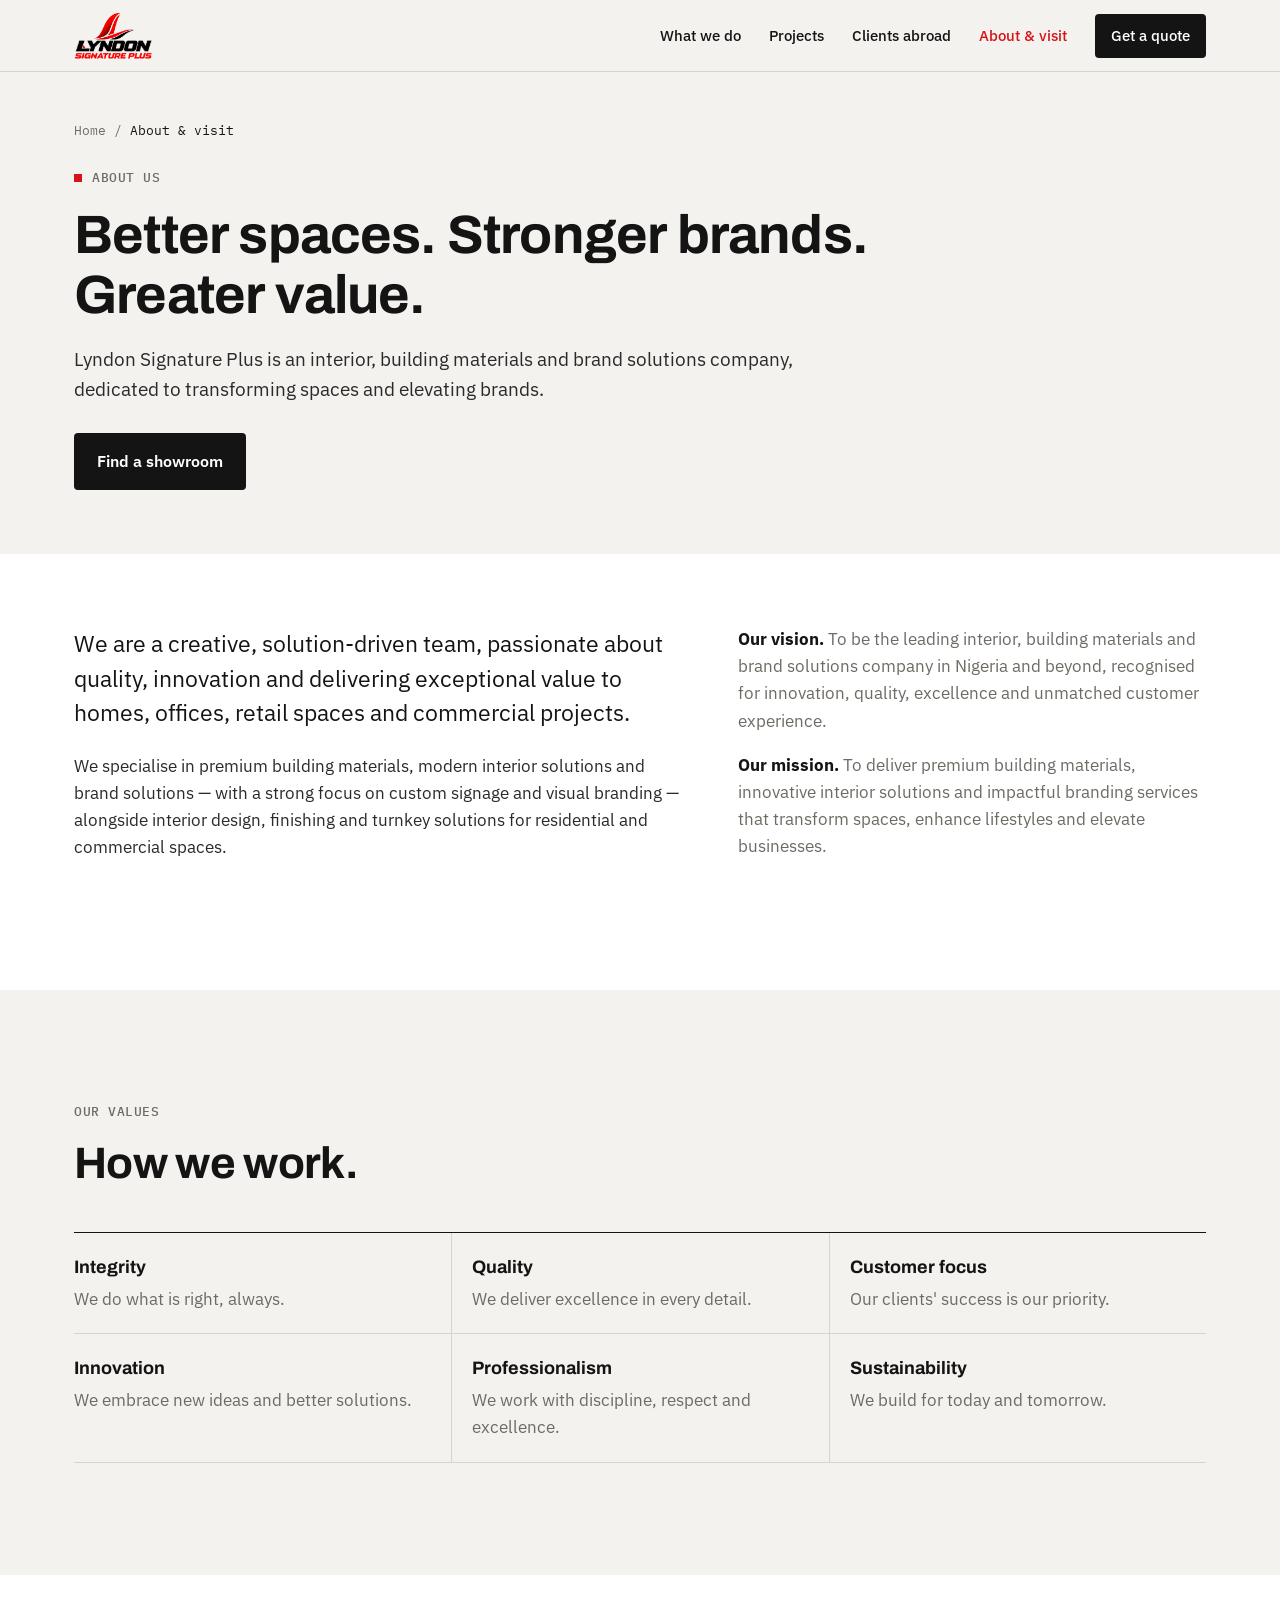
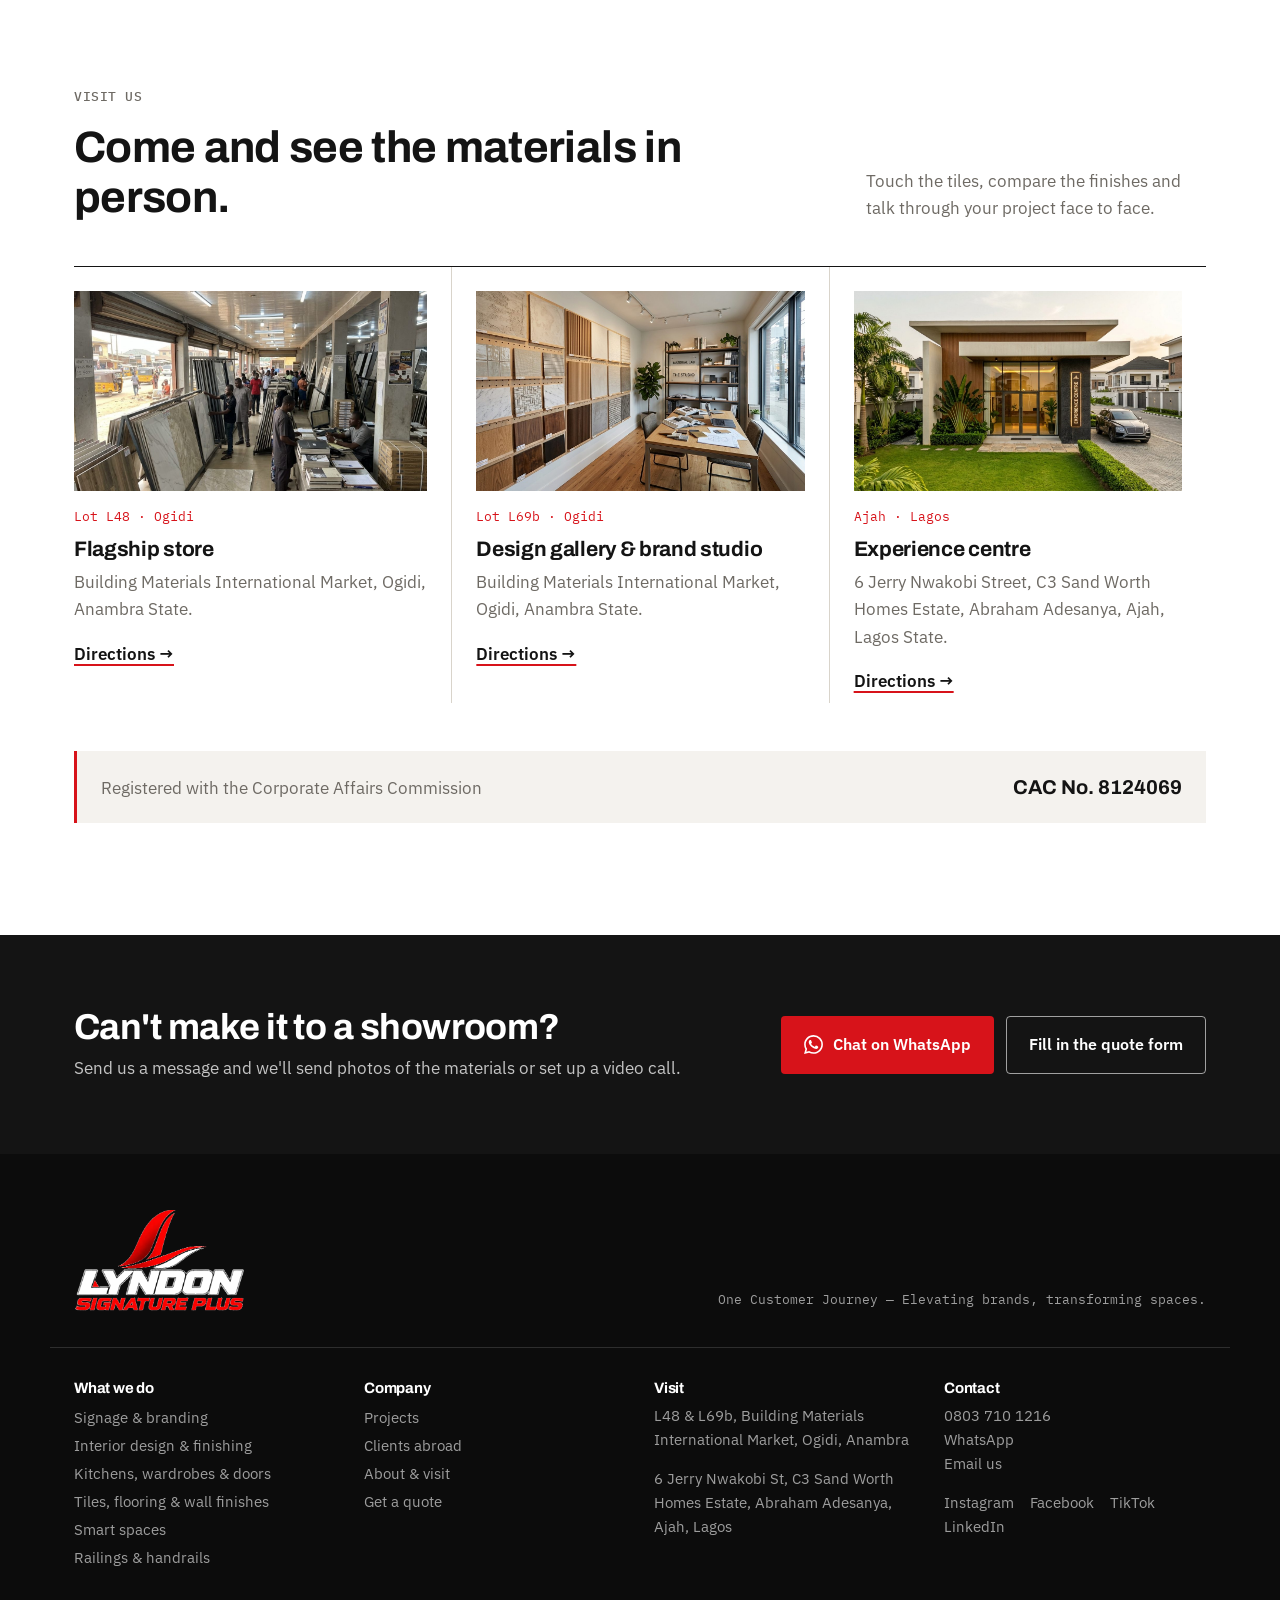
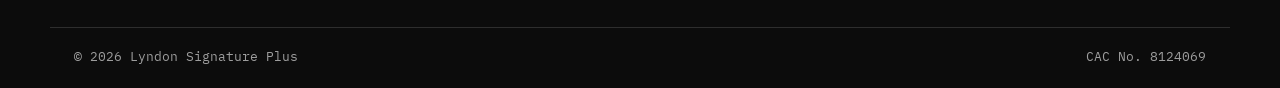
<file: website/about.html>
<!doctype html>
<html lang="en">
<head>
  <meta charset="utf-8">
  <meta name="viewport" content="width=device-width, initial-scale=1">
  <title>About &amp; Visit — Lyndon Signature Plus</title>
  <meta name="description" content="Interior, building materials and brand solutions company with showrooms at Building Materials International Market, Ogidi, and an experience centre in Ajah, Lagos.">
  <meta name="theme-color" content="#f4f2ee">
  <meta property="og:title" content="About &amp; Visit — Lyndon Signature Plus">
  <meta property="og:description" content="Interior, building materials and brand solutions company with showrooms at Building Materials International Market, Ogidi, and an experience centre in Ajah, Lagos.">
  <meta property="og:image" content="assets/img/hero-reception.jpg">
  <link rel="icon" type="image/png" href="assets/img/favicon.png">
  <link rel="preconnect" href="https://fonts.googleapis.com">
  <link rel="preconnect" href="https://fonts.gstatic.com" crossorigin>
  <link href="https://fonts.googleapis.com/css2?family=Archivo:wght@500;600;700;800&family=IBM+Plex+Mono:wght@400;500&family=IBM+Plex+Sans:wght@400;500;600&display=swap" rel="stylesheet">
  <link rel="stylesheet" href="assets/css/styles.css">
</head>
<body>

<header class="header" id="top">
  <div class="container header__inner">
    <a href="index.html" class="header__logo" aria-label="Lyndon Signature Plus home">
      <img src="assets/img/logo.png" alt="Lyndon Signature Plus" width="1084" height="638">
    </a>
    <nav class="nav" id="nav" aria-label="Main">
      <a href="services.html">What we do</a>
      <a href="projects.html">Projects</a>
      <a href="abroad.html">Clients abroad</a>
      <a href="about.html" aria-current="page">About &amp; visit</a>
      <a href="contact.html" class="nav__cta">Get a quote</a>
    </nav>
    <button class="menu-toggle" id="menuToggle" aria-label="Open menu" aria-expanded="false" aria-controls="nav">
      <span></span><span></span>
    </button>
  </div>
</header>

<main>

<section class="page-hero">
  <div class="container">
      <nav class="crumbs" aria-label="Breadcrumb"><a href="index.html">Home</a> <span>/</span> <span aria-current="page">About &amp; visit</span></nav>
    <p class="label"><span class="label__dot"></span>About us</p>
    <h1>Better spaces. Stronger brands. Greater value.</h1>
    <p class="page-hero__lead">Lyndon Signature Plus is an interior, building materials and brand solutions company, dedicated to transforming spaces and elevating brands.</p>
    <div class="hero__ctas"><a href="#visit" class="btn btn--ink">Find a showroom</a></div>
  </div>
</section>

<section class="section section--flush-top">
  <div class="container">
  <div class="about about--page">
    <div>
      <p class="about__lead">We are a creative, solution-driven team, passionate about quality, innovation and delivering exceptional value to homes, offices, retail spaces and commercial projects.</p>
      <p>We specialise in premium building materials, modern interior solutions and brand solutions — with a strong focus on custom signage and visual branding — alongside interior design, finishing and turnkey solutions for residential and commercial spaces.</p>
    </div>
    <div class="about__cols">
      <p><b>Our vision.</b> To be the leading interior, building materials and brand solutions company in Nigeria and beyond, recognised for innovation, quality, excellence and unmatched customer experience.</p>
      <p><b>Our mission.</b> To deliver premium building materials, innovative interior solutions and impactful branding services that transform spaces, enhance lifestyles and elevate businesses.</p>
    </div>
  </div>
  </div>
</section>

<section class="section section--paper">
  <div class="container">
    <div class="head">
      <p class="label">Our values</p>
      <h2>How we work.</h2>
    </div>
    <dl class="values-list">
      <div><dt>Integrity</dt><dd>We do what is right, always.</dd></div>
      <div><dt>Quality</dt><dd>We deliver excellence in every detail.</dd></div>
      <div><dt>Customer focus</dt><dd>Our clients' success is our priority.</dd></div>
      <div><dt>Innovation</dt><dd>We embrace new ideas and better solutions.</dd></div>
      <div><dt>Professionalism</dt><dd>We work with discipline, respect and excellence.</dd></div>
      <div><dt>Sustainability</dt><dd>We build for today and tomorrow.</dd></div>
    </dl>
  </div>
</section>

<section class="section" id="visit">
  <div class="container">
    <div class="head head--row">
      <div>
        <p class="label">Visit us</p>
        <h2>Come and see the materials in person.</h2>
      </div>
      <p class="head__note">Touch the tiles, compare the finishes and talk through your project face to face.</p>
    </div>
    <div class="places">
      <article class="place">
        <!-- Placeholder: replace with a real photo of the store -->
        <img class="place__img" src="assets/img/materials.jpg" alt="Tile display at the flagship store" loading="lazy">
        <p class="place__code">Lot L48 · Ogidi</p>
        <h3>Flagship store</h3>
        <p>Building Materials International Market, Ogidi, Anambra State.</p>
        <a class="text-link" target="_blank" rel="noopener" href="https://www.google.com/maps/search/?api=1&query=Building+Materials+International+Market+Ogidi+Anambra">Directions →</a>
      </article>
      <article class="place">
        <!-- Placeholder: replace with a real photo of the gallery -->
        <img class="place__img" src="assets/img/design-gallery.jpg" alt="Sample wall and consultation table in the design gallery" loading="lazy">
        <p class="place__code">Lot L69b · Ogidi</p>
        <h3>Design gallery &amp; brand studio</h3>
        <p>Building Materials International Market, Ogidi, Anambra State.</p>
        <a class="text-link" target="_blank" rel="noopener" href="https://www.google.com/maps/search/?api=1&query=Building+Materials+International+Market+Ogidi+Anambra">Directions →</a>
      </article>
      <article class="place">
        <!-- Placeholder: replace with a real photo of the experience centre -->
        <img class="place__img" src="assets/img/experience-centre.jpg" alt="Experience centre entrance" loading="lazy">
        <p class="place__code">Ajah · Lagos</p>
        <h3>Experience centre</h3>
        <p>6 Jerry Nwakobi Street, C3 Sand Worth Homes Estate, Abraham Adesanya, Ajah, Lagos State.</p>
        <a class="text-link" target="_blank" rel="noopener" href="https://www.google.com/maps/search/?api=1&query=Abraham+Adesanya+Ajah+Lagos">Directions →</a>
      </article>
    </div>
    <div class="reg">
      <span>Registered with the Corporate Affairs Commission</span>
      <strong>CAC No. 8124069</strong>
    </div>
  </div>
</section>

<section class="cta-band">
  <div class="container cta-band__inner">
    <div>
      <h2>Can't make it to a showroom?</h2>
      <p>Send us a message and we'll send photos of the materials or set up a video call.</p>
    </div>
    <div class="hero__ctas">
      <a href="https://wa.me/2348037101216?text=Hello%2C%20I%27d%20like%20to%20see%20your%20materials%20but%20can%27t%20visit%20the%20showroom." class="btn btn--red" target="_blank" rel="noopener"><svg viewBox="0 0 24 24" aria-hidden="true"><use href="#i-wa"/></svg> Chat on WhatsApp</a>
      <a href="contact.html" class="btn btn--line-light">Fill in the quote form</a>
    </div>
  </div>
</section>

</main>

<footer class="footer">
  <div class="container footer__top">
    <a href="index.html"><img src="assets/img/logo-light.png" alt="Lyndon Signature Plus" width="1084" height="638" loading="lazy"></a>
    <p class="footer__line">One Customer Journey — Elevating brands, transforming spaces.</p>
  </div>
  <div class="container footer__grid">
    <div>
      <h4>What we do</h4>
      <p class="footer__links"><a href="signage-branding.html">Signage &amp; branding</a><a href="interiors.html">Interior design &amp; finishing</a><a href="kitchens-wardrobes-doors.html">Kitchens, wardrobes &amp; doors</a><a href="tiles-finishes.html">Tiles, flooring &amp; wall finishes</a><a href="smart-spaces.html">Smart spaces</a><a href="tiles-finishes.html#railings">Railings &amp; handrails</a></p>
    </div>
    <div>
      <h4>Company</h4>
      <p class="footer__links"><a href="projects.html">Projects</a><a href="abroad.html">Clients abroad</a><a href="about.html">About &amp; visit</a><a href="contact.html">Get a quote</a></p>
    </div>
    <div>
      <h4>Visit</h4>
      <p>L48 &amp; L69b, Building Materials International Market, Ogidi, Anambra</p>
      <p>6 Jerry Nwakobi St, C3 Sand Worth Homes Estate, Abraham Adesanya, Ajah, Lagos</p>
    </div>
    <div>
      <h4>Contact</h4>
      <p><a href="tel:+2348037101216">0803 710 1216</a><br><a href="https://wa.me/2348037101216" target="_blank" rel="noopener">WhatsApp</a><br><a href="mailto:experiencelyndonsignature@gmail.com">Email us</a></p>
      <!-- TODO: real profile URLs (flyer handle: "@Lyndon signatures") -->
      <p class="footer__social"><a href="#">Instagram</a> <a href="#">Facebook</a> <a href="#">TikTok</a> <a href="#">LinkedIn</a></p>
    </div>
  </div>
  <div class="container footer__base">
    <p>© <span id="year">2026</span> Lyndon Signature Plus</p>
    <p>CAC No. 8124069</p>
  </div>
</footer>

<nav class="bottombar" aria-label="Quick contact">
  <a href="https://wa.me/2348037101216" target="_blank" rel="noopener"><svg viewBox="0 0 24 24" aria-hidden="true"><use href="#i-wa"/></svg>WhatsApp</a>
  <a href="tel:+2348037101216">Call</a>
  <a href="contact.html" class="bottombar__cta">Get a quote</a>
</nav>

<svg width="0" height="0" style="position:absolute" aria-hidden="true">
  <symbol id="i-wa" viewBox="0 0 24 24"><path fill="currentColor" d="M17.47 14.38c-.3-.15-1.76-.87-2.03-.97-.27-.1-.47-.15-.67.15-.2.3-.77.97-.94 1.17-.17.2-.35.22-.65.07-.3-.15-1.26-.46-2.4-1.48-.89-.79-1.49-1.77-1.66-2.07-.17-.3-.02-.46.13-.61.13-.13.3-.35.45-.52.15-.17.2-.3.3-.5.1-.2.05-.37-.03-.52-.07-.15-.67-1.62-.92-2.22-.24-.58-.49-.5-.67-.51h-.57c-.2 0-.52.07-.79.37-.27.3-1.04 1.02-1.04 2.48s1.07 2.88 1.21 3.08c.15.2 2.1 3.2 5.08 4.49.71.31 1.26.49 1.69.63.71.23 1.36.2 1.87.12.57-.09 1.76-.72 2.01-1.41.25-.69.25-1.29.17-1.41-.07-.12-.27-.2-.57-.35zM12.04 21.8h-.01a9.8 9.8 0 0 1-5-1.37l-.36-.21-3.72.98 1-3.63-.24-.37a9.8 9.8 0 0 1-1.5-5.22c0-5.42 4.42-9.84 9.85-9.84a9.78 9.78 0 0 1 6.96 2.89 9.78 9.78 0 0 1 2.88 6.96c0 5.43-4.42 9.85-9.85 9.85zm8.38-18.23A11.77 11.77 0 0 0 12.04.1C5.5.1.17 5.42.17 11.97c0 2.09.55 4.13 1.59 5.93L.07 24l6.25-1.64a11.84 11.84 0 0 0 5.71 1.46h.01c6.54 0 11.87-5.33 11.87-11.88 0-3.17-1.24-6.16-3.49-8.4z"/></symbol>
</svg>

<script src="assets/js/main.js"></script>
</body>
</html>
</file>
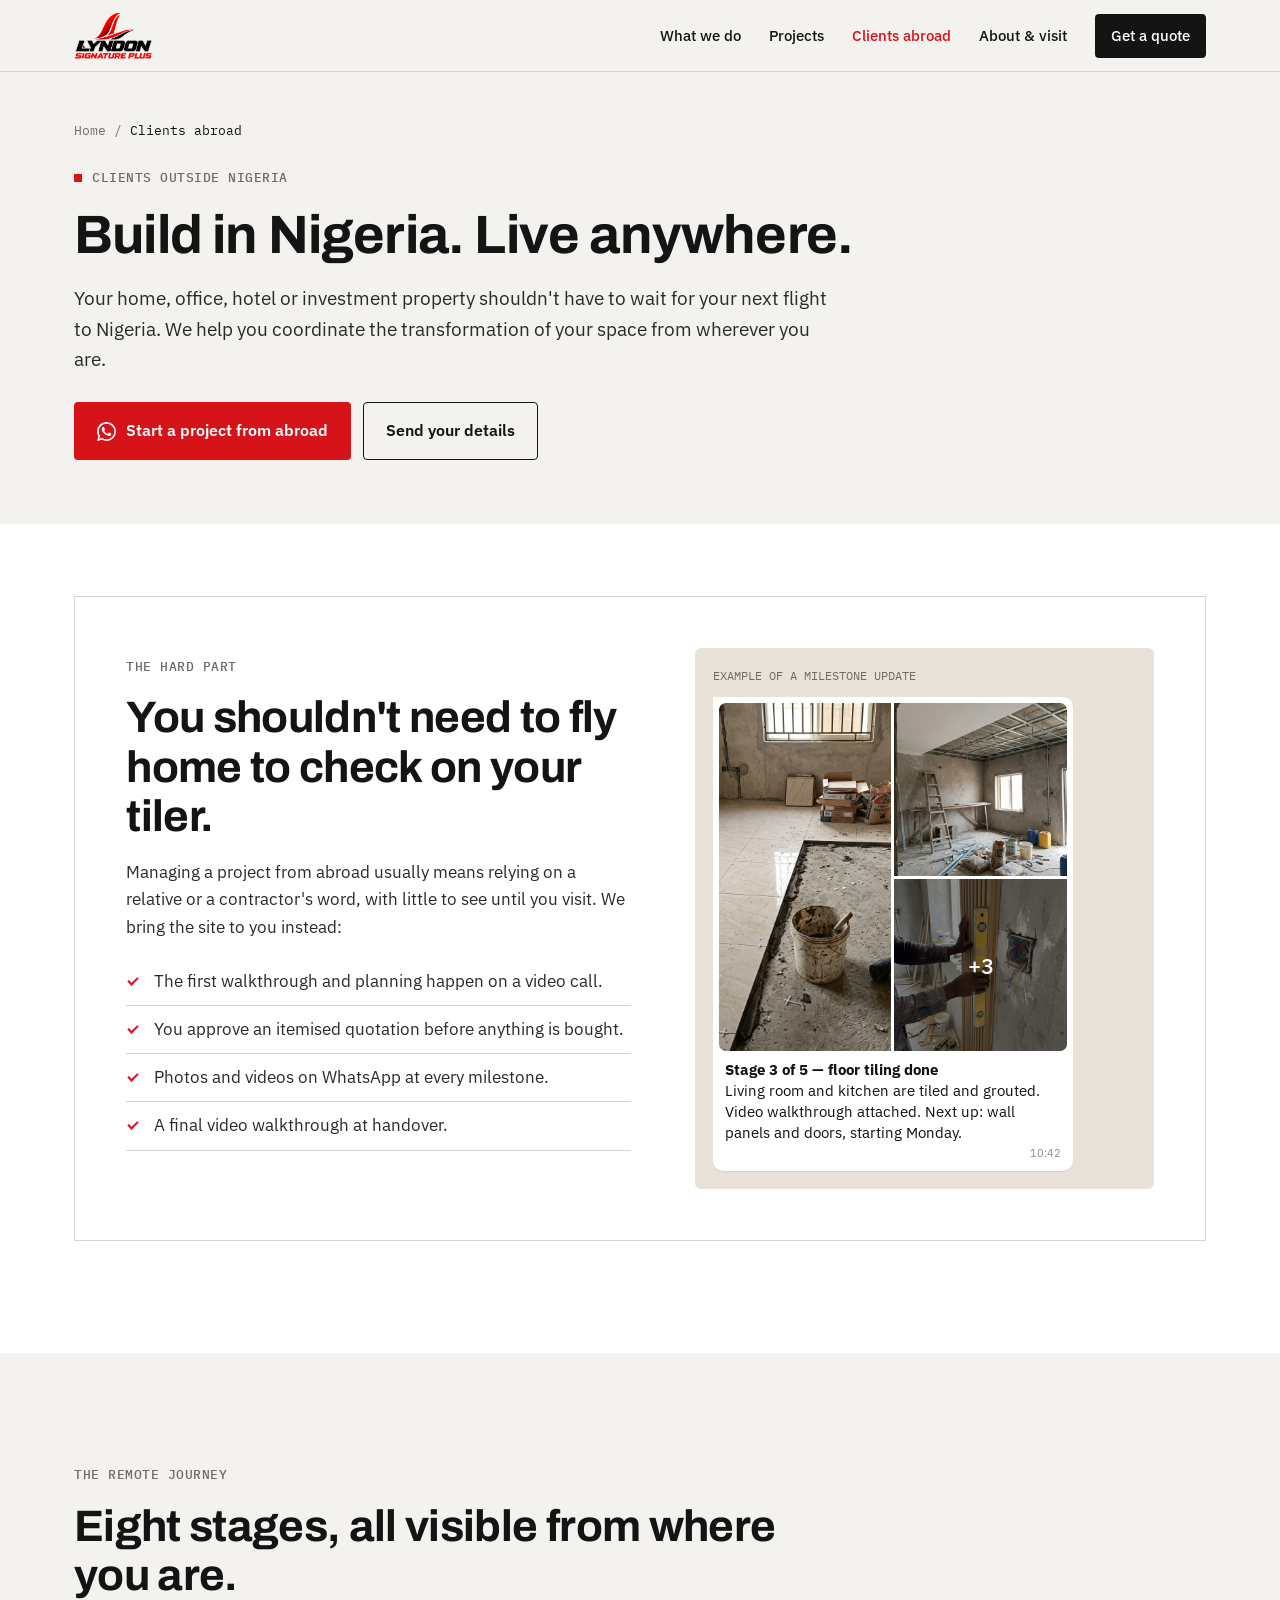
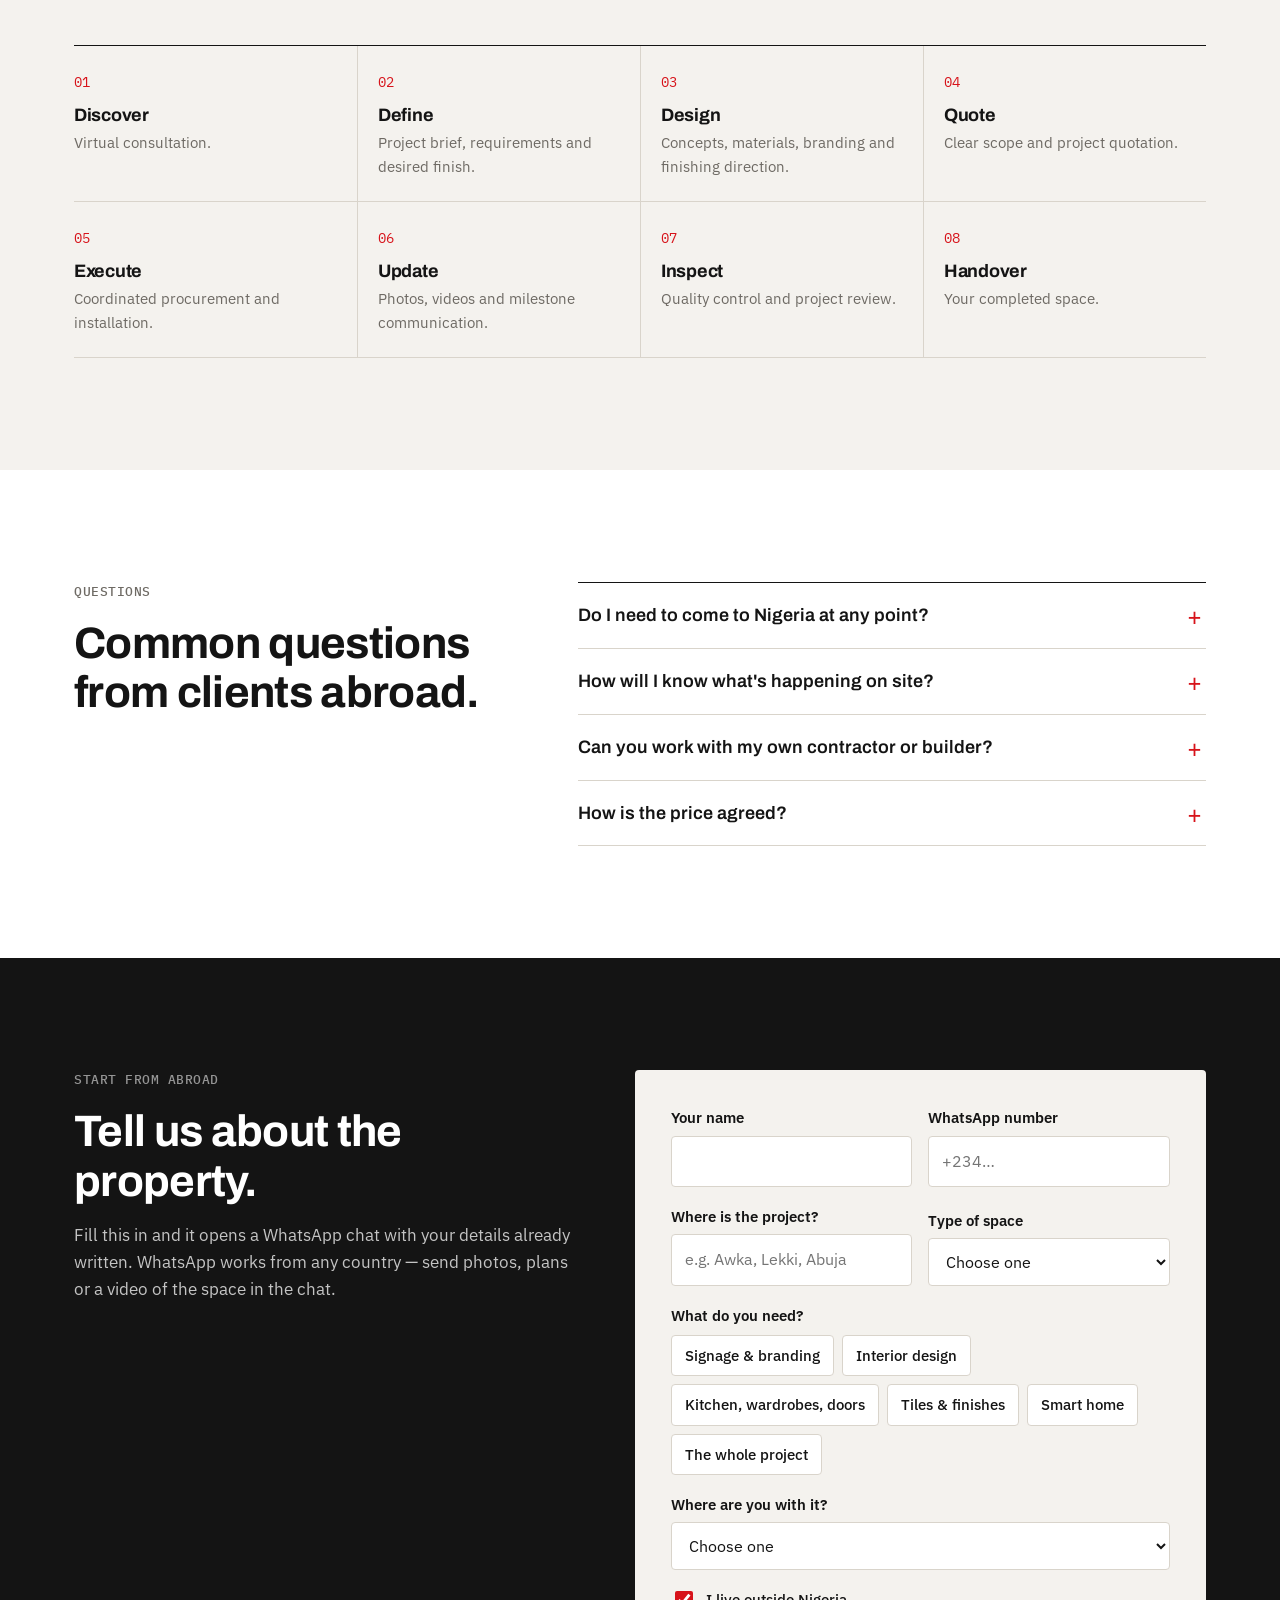
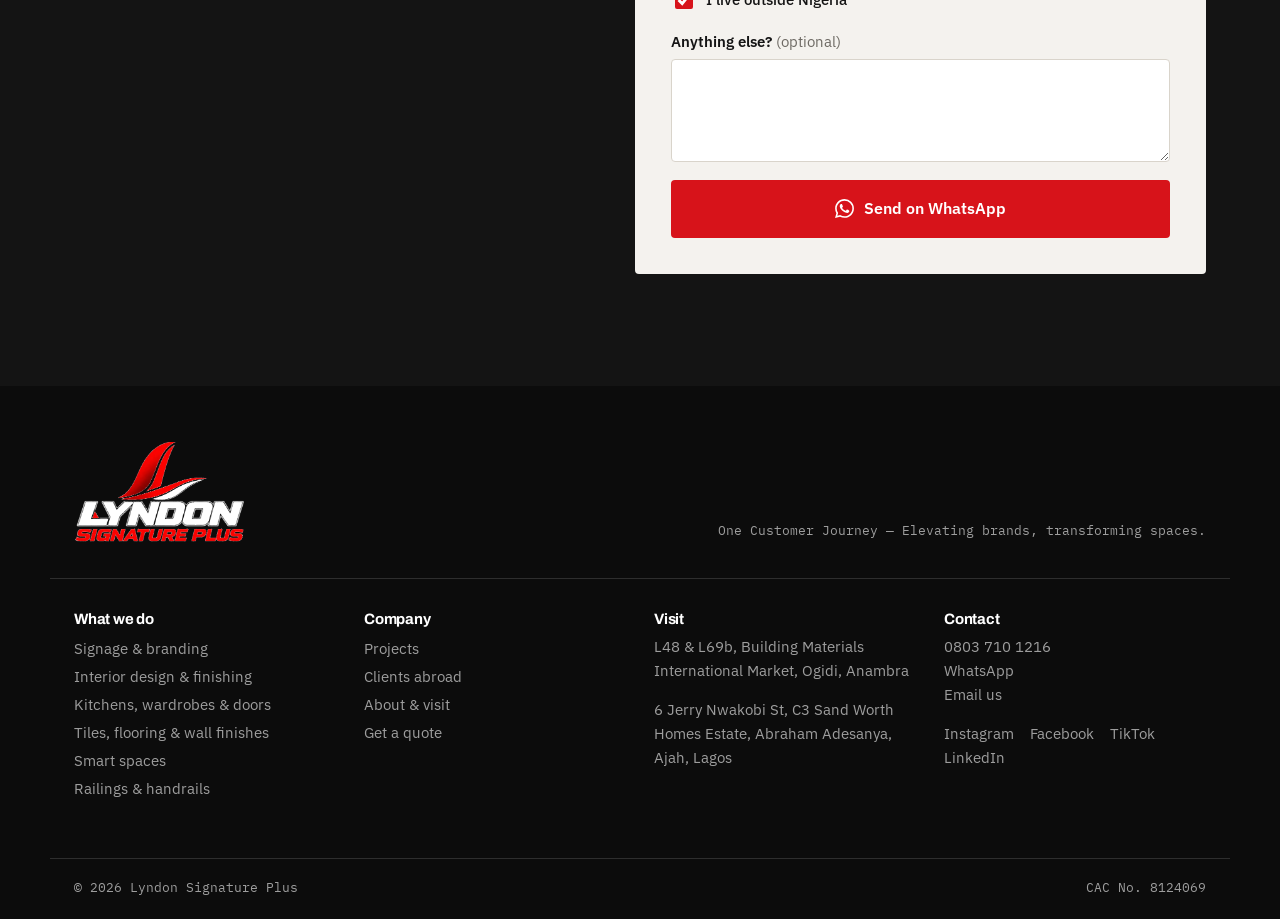
<file: website/abroad.html>
<!doctype html>
<html lang="en">
<head>
  <meta charset="utf-8">
  <meta name="viewport" content="width=device-width, initial-scale=1">
  <title>Clients Abroad — Lyndon Signature Plus</title>
  <meta name="description" content="Finishing, branding or furnishing a property in Nigeria while you live abroad? Video planning, itemised quotes and WhatsApp updates at every milestone.">
  <meta name="theme-color" content="#f4f2ee">
  <meta property="og:title" content="Clients Abroad — Lyndon Signature Plus">
  <meta property="og:description" content="Finishing, branding or furnishing a property in Nigeria while you live abroad? Video planning, itemised quotes and WhatsApp updates at every milestone.">
  <meta property="og:image" content="assets/img/hero-reception.jpg">
  <link rel="icon" type="image/png" href="assets/img/favicon.png">
  <link rel="preconnect" href="https://fonts.googleapis.com">
  <link rel="preconnect" href="https://fonts.gstatic.com" crossorigin>
  <link href="https://fonts.googleapis.com/css2?family=Archivo:wght@500;600;700;800&family=IBM+Plex+Mono:wght@400;500&family=IBM+Plex+Sans:wght@400;500;600&display=swap" rel="stylesheet">
  <link rel="stylesheet" href="assets/css/styles.css">
</head>
<body>

<header class="header" id="top">
  <div class="container header__inner">
    <a href="index.html" class="header__logo" aria-label="Lyndon Signature Plus home">
      <img src="assets/img/logo.png" alt="Lyndon Signature Plus" width="1084" height="638">
    </a>
    <nav class="nav" id="nav" aria-label="Main">
      <a href="services.html">What we do</a>
      <a href="projects.html">Projects</a>
      <a href="abroad.html" aria-current="page">Clients abroad</a>
      <a href="about.html">About &amp; visit</a>
      <a href="contact.html" class="nav__cta">Get a quote</a>
    </nav>
    <button class="menu-toggle" id="menuToggle" aria-label="Open menu" aria-expanded="false" aria-controls="nav">
      <span></span><span></span>
    </button>
  </div>
</header>

<main>

<section class="page-hero">
  <div class="container">
      <nav class="crumbs" aria-label="Breadcrumb"><a href="index.html">Home</a> <span>/</span> <span aria-current="page">Clients abroad</span></nav>
    <p class="label"><span class="label__dot"></span>Clients outside Nigeria</p>
    <h1>Build in Nigeria. Live anywhere.</h1>
    <p class="page-hero__lead">Your home, office, hotel or investment property shouldn't have to wait for your next flight to Nigeria. We help you coordinate the transformation of your space from wherever you are.</p>
    <div class="hero__ctas"><a href="https://wa.me/2348037101216?text=Hello%2C%20I%20live%20outside%20Nigeria%20and%20I%27d%20like%20to%20discuss%20a%20project." class="btn btn--red" target="_blank" rel="noopener"><svg viewBox="0 0 24 24" aria-hidden="true"><use href="#i-wa"/></svg> Start a project from abroad</a><a href="#abroad-form" class="btn btn--line">Send your details</a></div>
  </div>
</section>

<section class="section section--flush-top">
  <div class="container">
  <div class="abroad">
    <div class="abroad__text">
      <p class="label">The hard part</p>
      <h2>You shouldn't need to fly home to check on your tiler.</h2>
      <p>Managing a project from abroad usually means relying on a relative or a contractor's word, with little to see until you visit. We bring the site to you instead:</p>
      <ul class="ticks">
        <li>The first walkthrough and planning happen on a video call.</li>
        <li>You approve an itemised quotation before anything is bought.</li>
        <li>Photos and videos on WhatsApp at every milestone.</li>
        <li>A final video walkthrough at handover.</li>
      </ul>
    </div>
    <div class="update" aria-label="Example of a milestone update">
      <p class="update__tag">Example of a milestone update</p>
      <div class="update__chat">
        <div class="bubble">
          <div class="bubble__photos">
            <img src="assets/img/progress-1.jpg" alt="">
            <img src="assets/img/progress-2.jpg" alt="">
            <img src="assets/img/progress-3.jpg" alt="">
            <span>+3</span>
          </div>
          <p><b>Stage 3 of 5 — floor tiling done</b><br>Living room and kitchen are tiled and grouted. Video walkthrough attached. Next up: wall panels and doors, starting Monday.</p>
          <time>10:42</time>
        </div>
      </div>
    </div>
  </div>
  </div>
</section>

<section class="section section--paper">
  <div class="container">
    <div class="head">
      <p class="label">The remote journey</p>
      <h2>Eight stages, all visible from where you are.</h2>
    </div>
    <ol class="journey8">
      <li><span>01</span><h3>Discover</h3><p>Virtual consultation.</p></li>
      <li><span>02</span><h3>Define</h3><p>Project brief, requirements and desired finish.</p></li>
      <li><span>03</span><h3>Design</h3><p>Concepts, materials, branding and finishing direction.</p></li>
      <li><span>04</span><h3>Quote</h3><p>Clear scope and project quotation.</p></li>
      <li><span>05</span><h3>Execute</h3><p>Coordinated procurement and installation.</p></li>
      <li><span>06</span><h3>Update</h3><p>Photos, videos and milestone communication.</p></li>
      <li><span>07</span><h3>Inspect</h3><p>Quality control and project review.</p></li>
      <li><span>08</span><h3>Handover</h3><p>Your completed space.</p></li>
    </ol>
  </div>
</section>

<section class="section">
  <div class="container faq-wrap">
    <div class="head">
      <p class="label">Questions</p>
      <h2>Common questions from clients abroad.</h2>
    </div>
    <div class="faq">
      <details>
        <summary>Do I need to come to Nigeria at any point?</summary>
        <p>No. Planning, design approval and the final walkthrough can all happen on video call. If you're visiting anyway, you're welcome at our showrooms in Ogidi or the experience centre in Lagos.</p>
      </details>
      <details>
        <summary>How will I know what's happening on site?</summary>
        <p>You'll get photos and videos on WhatsApp at each milestone, with a note on what's done and what's next.</p>
      </details>
      <details>
        <summary>Can you work with my own contractor or builder?</summary>
        <p>Yes. Tell us who's already on the project and we'll plan around them.</p>
      </details>
      <details>
        <summary>How is the price agreed?</summary>
        <p>You receive an itemised quotation with the scope of work before anything is bought. We'll agree the payment schedule with you as part of that quotation.</p>
      </details>
    </div>
  </div>
</section>

<section class="section section--ink contact" id="abroad-form">
  <div class="container contact__grid">
    <div class="contact__text">
      <p class="label label--light">Start from abroad</p>
      <h2>Tell us about the property.</h2>
      <p>Fill this in and it opens a WhatsApp chat with your details already written. WhatsApp works from any country — send photos, plans or a video of the space in the chat.</p>
    </div>
    <form class="form" id="leadForm" novalidate>
      <div class="form__row">
        <label>Your name<input name="name" required autocomplete="name"></label>
        <label>WhatsApp number<input name="phone" type="tel" required autocomplete="tel" placeholder="+234…"></label>
      </div>
      <div class="form__row">
        <label>Where is the project?<input name="location" placeholder="e.g. Awka, Lekki, Abuja"></label>
        <label>Type of space
          <select name="type">
            <option value="">Choose one</option>
            <option>Home</option><option>Office</option><option>Shop / showroom</option>
            <option>Hotel / shortlet</option><option>Restaurant / lounge</option>
            <option>Estate / development</option><option>Other</option>
          </select>
        </label>
      </div>
      <fieldset class="chips">
        <legend>What do you need?</legend>
        <label><input type="checkbox" name="needs" value="Signage & branding"><span>Signage &amp; branding</span></label>
        <label><input type="checkbox" name="needs" value="Interior design"><span>Interior design</span></label>
        <label><input type="checkbox" name="needs" value="Kitchen / wardrobes / doors"><span>Kitchen, wardrobes, doors</span></label>
        <label><input type="checkbox" name="needs" value="Tiles & finishes"><span>Tiles &amp; finishes</span></label>
        <label><input type="checkbox" name="needs" value="Smart home"><span>Smart home</span></label>
        <label><input type="checkbox" name="needs" value="The whole project"><span>The whole project</span></label>
      </fieldset>
      <label>Where are you with it?
        <select name="stage">
          <option value="">Choose one</option>
          <option>Just exploring</option><option>Planning</option><option>Building</option>
          <option>Ready for finishing</option><option>Renovating</option><option>Ready to start now</option>
        </select>
      </label>
      <label class="check-line"><input type="checkbox" name="abroad" value="yes" checked> I live outside Nigeria</label>
      <label>Anything else? <em>(optional)</em>
        <textarea name="message" rows="3"></textarea>
      </label>
      <p class="form__error" id="formError" role="alert" hidden></p>
      <button type="submit" class="btn btn--red btn--block">
        <svg viewBox="0 0 24 24" aria-hidden="true"><use href="#i-wa"/></svg> Send on WhatsApp
      </button>
    </form>
  </div>
</section>

</main>

<footer class="footer">
  <div class="container footer__top">
    <a href="index.html"><img src="assets/img/logo-light.png" alt="Lyndon Signature Plus" width="1084" height="638" loading="lazy"></a>
    <p class="footer__line">One Customer Journey — Elevating brands, transforming spaces.</p>
  </div>
  <div class="container footer__grid">
    <div>
      <h4>What we do</h4>
      <p class="footer__links"><a href="signage-branding.html">Signage &amp; branding</a><a href="interiors.html">Interior design &amp; finishing</a><a href="kitchens-wardrobes-doors.html">Kitchens, wardrobes &amp; doors</a><a href="tiles-finishes.html">Tiles, flooring &amp; wall finishes</a><a href="smart-spaces.html">Smart spaces</a><a href="tiles-finishes.html#railings">Railings &amp; handrails</a></p>
    </div>
    <div>
      <h4>Company</h4>
      <p class="footer__links"><a href="projects.html">Projects</a><a href="abroad.html">Clients abroad</a><a href="about.html">About &amp; visit</a><a href="contact.html">Get a quote</a></p>
    </div>
    <div>
      <h4>Visit</h4>
      <p>L48 &amp; L69b, Building Materials International Market, Ogidi, Anambra</p>
      <p>6 Jerry Nwakobi St, C3 Sand Worth Homes Estate, Abraham Adesanya, Ajah, Lagos</p>
    </div>
    <div>
      <h4>Contact</h4>
      <p><a href="tel:+2348037101216">0803 710 1216</a><br><a href="https://wa.me/2348037101216" target="_blank" rel="noopener">WhatsApp</a><br><a href="mailto:experiencelyndonsignature@gmail.com">Email us</a></p>
      <!-- TODO: real profile URLs (flyer handle: "@Lyndon signatures") -->
      <p class="footer__social"><a href="#">Instagram</a> <a href="#">Facebook</a> <a href="#">TikTok</a> <a href="#">LinkedIn</a></p>
    </div>
  </div>
  <div class="container footer__base">
    <p>© <span id="year">2026</span> Lyndon Signature Plus</p>
    <p>CAC No. 8124069</p>
  </div>
</footer>

<nav class="bottombar" aria-label="Quick contact">
  <a href="https://wa.me/2348037101216" target="_blank" rel="noopener"><svg viewBox="0 0 24 24" aria-hidden="true"><use href="#i-wa"/></svg>WhatsApp</a>
  <a href="tel:+2348037101216">Call</a>
  <a href="contact.html" class="bottombar__cta">Get a quote</a>
</nav>

<svg width="0" height="0" style="position:absolute" aria-hidden="true">
  <symbol id="i-wa" viewBox="0 0 24 24"><path fill="currentColor" d="M17.47 14.38c-.3-.15-1.76-.87-2.03-.97-.27-.1-.47-.15-.67.15-.2.3-.77.97-.94 1.17-.17.2-.35.22-.65.07-.3-.15-1.26-.46-2.4-1.48-.89-.79-1.49-1.77-1.66-2.07-.17-.3-.02-.46.13-.61.13-.13.3-.35.45-.52.15-.17.2-.3.3-.5.1-.2.05-.37-.03-.52-.07-.15-.67-1.62-.92-2.22-.24-.58-.49-.5-.67-.51h-.57c-.2 0-.52.07-.79.37-.27.3-1.04 1.02-1.04 2.48s1.07 2.88 1.21 3.08c.15.2 2.1 3.2 5.08 4.49.71.31 1.26.49 1.69.63.71.23 1.36.2 1.87.12.57-.09 1.76-.72 2.01-1.41.25-.69.25-1.29.17-1.41-.07-.12-.27-.2-.57-.35zM12.04 21.8h-.01a9.8 9.8 0 0 1-5-1.37l-.36-.21-3.72.98 1-3.63-.24-.37a9.8 9.8 0 0 1-1.5-5.22c0-5.42 4.42-9.84 9.85-9.84a9.78 9.78 0 0 1 6.96 2.89 9.78 9.78 0 0 1 2.88 6.96c0 5.43-4.42 9.85-9.85 9.85zm8.38-18.23A11.77 11.77 0 0 0 12.04.1C5.5.1.17 5.42.17 11.97c0 2.09.55 4.13 1.59 5.93L.07 24l6.25-1.64a11.84 11.84 0 0 0 5.71 1.46h.01c6.54 0 11.87-5.33 11.87-11.88 0-3.17-1.24-6.16-3.49-8.4z"/></symbol>
</svg>

<script src="assets/js/main.js"></script>
</body>
</html>
</file>
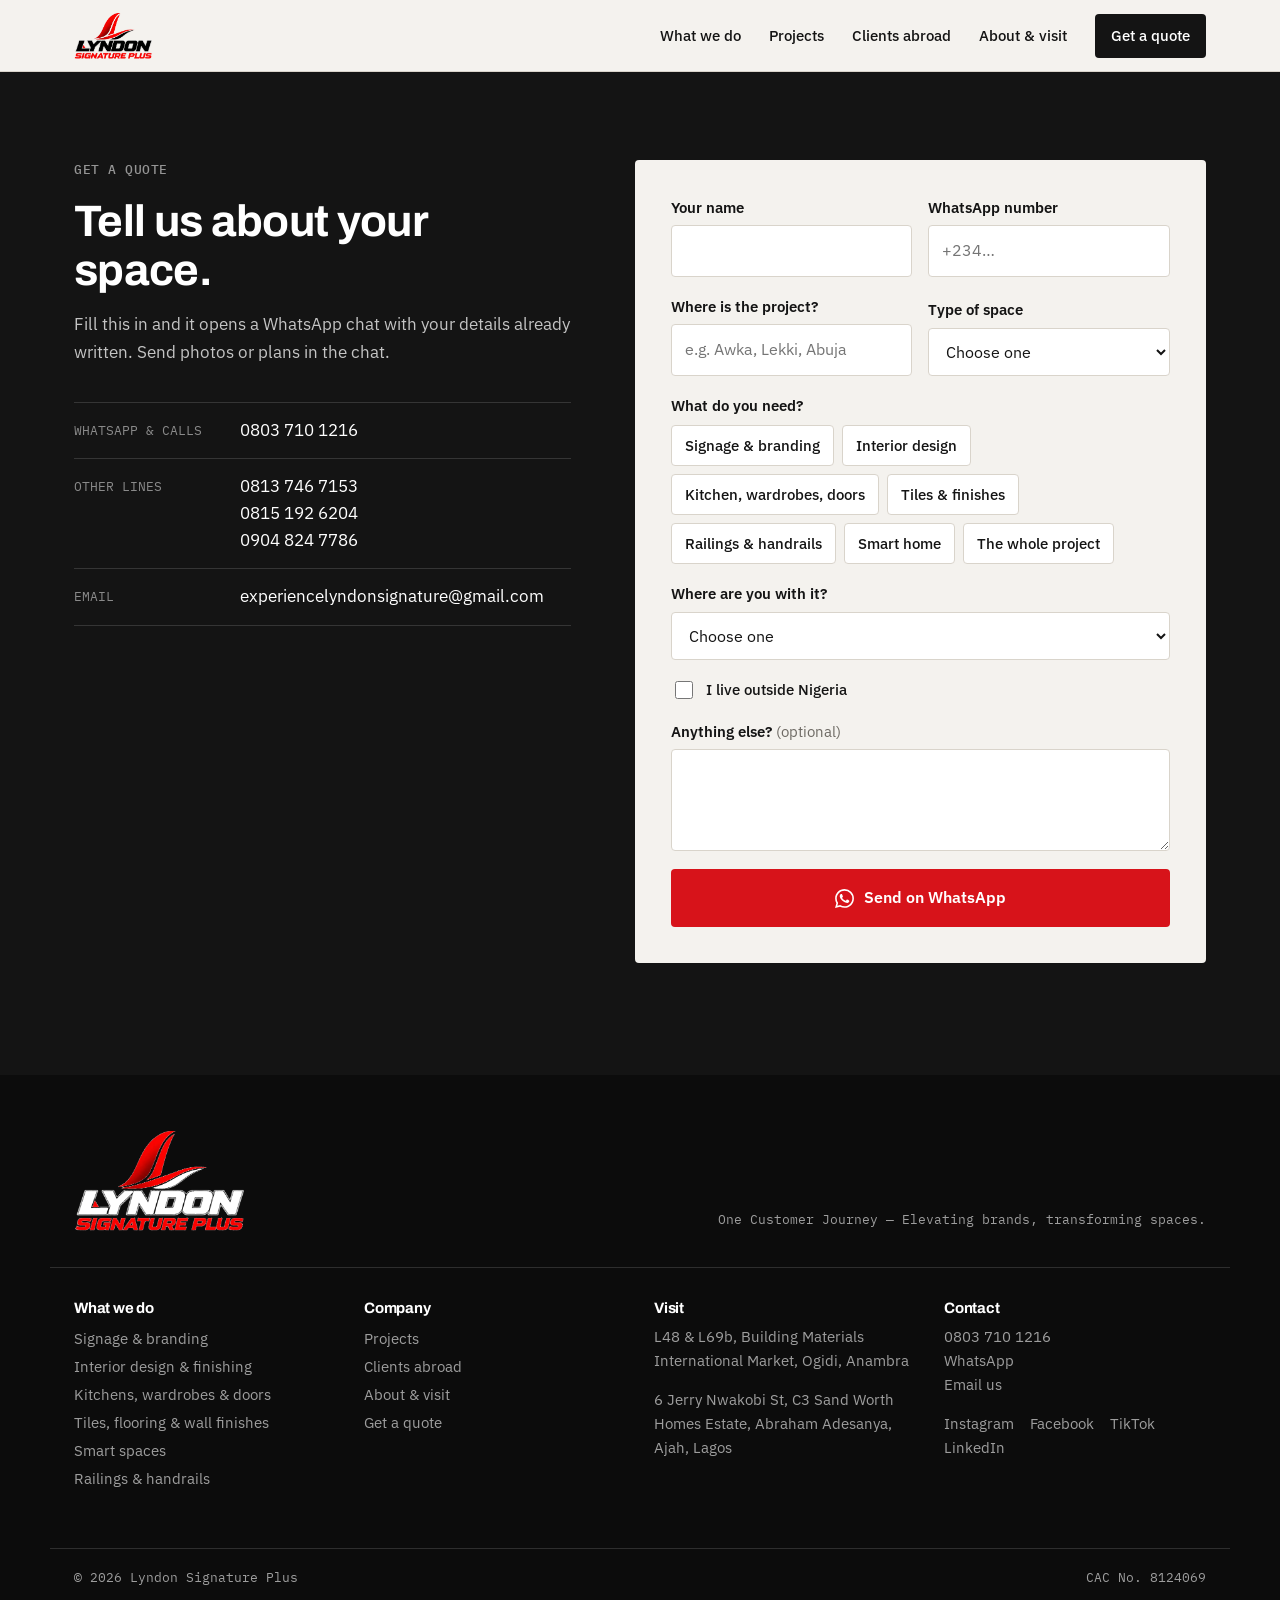
<file: website/contact.html>
<!doctype html>
<html lang="en">
<head>
  <meta charset="utf-8">
  <meta name="viewport" content="width=device-width, initial-scale=1">
  <title>Get a Quote — Lyndon Signature Plus</title>
  <meta name="description" content="Tell us about your space and get a quote on WhatsApp. Call 0803 710 1216 or visit our showrooms in Ogidi and Lagos.">
  <meta name="theme-color" content="#f4f2ee">
  <meta property="og:title" content="Get a Quote — Lyndon Signature Plus">
  <meta property="og:description" content="Tell us about your space and get a quote on WhatsApp. Call 0803 710 1216 or visit our showrooms in Ogidi and Lagos.">
  <meta property="og:image" content="assets/img/hero-reception.jpg">
  <link rel="icon" type="image/png" href="assets/img/favicon.png">
  <link rel="preconnect" href="https://fonts.googleapis.com">
  <link rel="preconnect" href="https://fonts.gstatic.com" crossorigin>
  <link href="https://fonts.googleapis.com/css2?family=Archivo:wght@500;600;700;800&family=IBM+Plex+Mono:wght@400;500&family=IBM+Plex+Sans:wght@400;500;600&display=swap" rel="stylesheet">
  <link rel="stylesheet" href="assets/css/styles.css">
</head>
<body>

<header class="header" id="top">
  <div class="container header__inner">
    <a href="index.html" class="header__logo" aria-label="Lyndon Signature Plus home">
      <img src="assets/img/logo.png" alt="Lyndon Signature Plus" width="1084" height="638">
    </a>
    <nav class="nav" id="nav" aria-label="Main">
      <a href="services.html">What we do</a>
      <a href="projects.html">Projects</a>
      <a href="abroad.html">Clients abroad</a>
      <a href="about.html">About &amp; visit</a>
      <a href="contact.html" class="nav__cta" aria-current="page">Get a quote</a>
    </nav>
    <button class="menu-toggle" id="menuToggle" aria-label="Open menu" aria-expanded="false" aria-controls="nav">
      <span></span><span></span>
    </button>
  </div>
</header>

<main>
<section class="section section--ink contact contact--page" id="contact">
  <div class="container contact__grid">
    <div class="contact__text">
      <p class="label label--light">Get a quote</p>
      <h2>Tell us about your space.</h2>
      <p>Fill this in and it opens a WhatsApp chat with your details already written. Send photos or plans in the chat.</p>
      <dl class="contact__list">
        <div><dt>WhatsApp &amp; calls</dt><dd><a href="tel:+2348037101216">0803 710 1216</a></dd></div>
        <div><dt>Other lines</dt><dd><a href="tel:+2348137467153">0813 746 7153</a><br><a href="tel:+2348151926204">0815 192 6204</a><br><a href="tel:+2349048247786">0904 824 7786</a></dd></div>
        <div><dt>Email</dt><dd><a href="mailto:experiencelyndonsignature@gmail.com">experiencelyndonsignature@gmail.com</a></dd></div>
      </dl>
    </div>

    <form class="form" id="leadForm" novalidate>
      <div class="form__row">
        <label>Your name<input name="name" required autocomplete="name"></label>
        <label>WhatsApp number<input name="phone" type="tel" required autocomplete="tel" placeholder="+234…"></label>
      </div>
      <div class="form__row">
        <label>Where is the project?<input name="location" placeholder="e.g. Awka, Lekki, Abuja"></label>
        <label>Type of space
          <select name="type">
            <option value="">Choose one</option>
            <option>Home</option><option>Office</option><option>Shop / showroom</option>
            <option>Hotel / shortlet</option><option>Restaurant / lounge</option>
            <option>Estate / development</option><option>Other</option>
          </select>
        </label>
      </div>
      <fieldset class="chips">
        <legend>What do you need?</legend>
        <label><input type="checkbox" name="needs" value="Signage & branding"><span>Signage &amp; branding</span></label>
        <label><input type="checkbox" name="needs" value="Interior design"><span>Interior design</span></label>
        <label><input type="checkbox" name="needs" value="Kitchen / wardrobes / doors"><span>Kitchen, wardrobes, doors</span></label>
        <label><input type="checkbox" name="needs" value="Tiles & finishes"><span>Tiles &amp; finishes</span></label>
        <label><input type="checkbox" name="needs" value="Railings & handrails"><span>Railings &amp; handrails</span></label>
        <label><input type="checkbox" name="needs" value="Smart home"><span>Smart home</span></label>
        <label><input type="checkbox" name="needs" value="The whole project"><span>The whole project</span></label>
      </fieldset>
      <label>Where are you with it?
        <select name="stage">
          <option value="">Choose one</option>
          <option>Just exploring</option><option>Planning</option><option>Building</option>
          <option>Ready for finishing</option><option>Renovating</option><option>Ready to start now</option>
        </select>
      </label>
      <label class="check-line"><input type="checkbox" name="abroad" value="yes"> I live outside Nigeria</label>
      <label>Anything else? <em>(optional)</em>
        <textarea name="message" rows="3"></textarea>
      </label>
      <p class="form__error" id="formError" role="alert" hidden></p>
      <button type="submit" class="btn btn--red btn--block">
        <svg viewBox="0 0 24 24" aria-hidden="true"><use href="#i-wa"/></svg> Send on WhatsApp
      </button>
    </form>
  </div>
</section>
</main>

<footer class="footer">
  <div class="container footer__top">
    <a href="index.html"><img src="assets/img/logo-light.png" alt="Lyndon Signature Plus" width="1084" height="638" loading="lazy"></a>
    <p class="footer__line">One Customer Journey — Elevating brands, transforming spaces.</p>
  </div>
  <div class="container footer__grid">
    <div>
      <h4>What we do</h4>
      <p class="footer__links"><a href="signage-branding.html">Signage &amp; branding</a><a href="interiors.html">Interior design &amp; finishing</a><a href="kitchens-wardrobes-doors.html">Kitchens, wardrobes &amp; doors</a><a href="tiles-finishes.html">Tiles, flooring &amp; wall finishes</a><a href="smart-spaces.html">Smart spaces</a><a href="tiles-finishes.html#railings">Railings &amp; handrails</a></p>
    </div>
    <div>
      <h4>Company</h4>
      <p class="footer__links"><a href="projects.html">Projects</a><a href="abroad.html">Clients abroad</a><a href="about.html">About &amp; visit</a><a href="contact.html">Get a quote</a></p>
    </div>
    <div>
      <h4>Visit</h4>
      <p>L48 &amp; L69b, Building Materials International Market, Ogidi, Anambra</p>
      <p>6 Jerry Nwakobi St, C3 Sand Worth Homes Estate, Abraham Adesanya, Ajah, Lagos</p>
    </div>
    <div>
      <h4>Contact</h4>
      <p><a href="tel:+2348037101216">0803 710 1216</a><br><a href="https://wa.me/2348037101216" target="_blank" rel="noopener">WhatsApp</a><br><a href="mailto:experiencelyndonsignature@gmail.com">Email us</a></p>
      <!-- TODO: real profile URLs (flyer handle: "@Lyndon signatures") -->
      <p class="footer__social"><a href="#">Instagram</a> <a href="#">Facebook</a> <a href="#">TikTok</a> <a href="#">LinkedIn</a></p>
    </div>
  </div>
  <div class="container footer__base">
    <p>© <span id="year">2026</span> Lyndon Signature Plus</p>
    <p>CAC No. 8124069</p>
  </div>
</footer>

<nav class="bottombar" aria-label="Quick contact">
  <a href="https://wa.me/2348037101216" target="_blank" rel="noopener"><svg viewBox="0 0 24 24" aria-hidden="true"><use href="#i-wa"/></svg>WhatsApp</a>
  <a href="tel:+2348037101216">Call</a>
  <a href="contact.html" class="bottombar__cta">Get a quote</a>
</nav>

<svg width="0" height="0" style="position:absolute" aria-hidden="true">
  <symbol id="i-wa" viewBox="0 0 24 24"><path fill="currentColor" d="M17.47 14.38c-.3-.15-1.76-.87-2.03-.97-.27-.1-.47-.15-.67.15-.2.3-.77.97-.94 1.17-.17.2-.35.22-.65.07-.3-.15-1.26-.46-2.4-1.48-.89-.79-1.49-1.77-1.66-2.07-.17-.3-.02-.46.13-.61.13-.13.3-.35.45-.52.15-.17.2-.3.3-.5.1-.2.05-.37-.03-.52-.07-.15-.67-1.62-.92-2.22-.24-.58-.49-.5-.67-.51h-.57c-.2 0-.52.07-.79.37-.27.3-1.04 1.02-1.04 2.48s1.07 2.88 1.21 3.08c.15.2 2.1 3.2 5.08 4.49.71.31 1.26.49 1.69.63.71.23 1.36.2 1.87.12.57-.09 1.76-.72 2.01-1.41.25-.69.25-1.29.17-1.41-.07-.12-.27-.2-.57-.35zM12.04 21.8h-.01a9.8 9.8 0 0 1-5-1.37l-.36-.21-3.72.98 1-3.63-.24-.37a9.8 9.8 0 0 1-1.5-5.22c0-5.42 4.42-9.84 9.85-9.84a9.78 9.78 0 0 1 6.96 2.89 9.78 9.78 0 0 1 2.88 6.96c0 5.43-4.42 9.85-9.85 9.85zm8.38-18.23A11.77 11.77 0 0 0 12.04.1C5.5.1.17 5.42.17 11.97c0 2.09.55 4.13 1.59 5.93L.07 24l6.25-1.64a11.84 11.84 0 0 0 5.71 1.46h.01c6.54 0 11.87-5.33 11.87-11.88 0-3.17-1.24-6.16-3.49-8.4z"/></symbol>
</svg>

<script src="assets/js/main.js"></script>
</body>
</html>
</file>
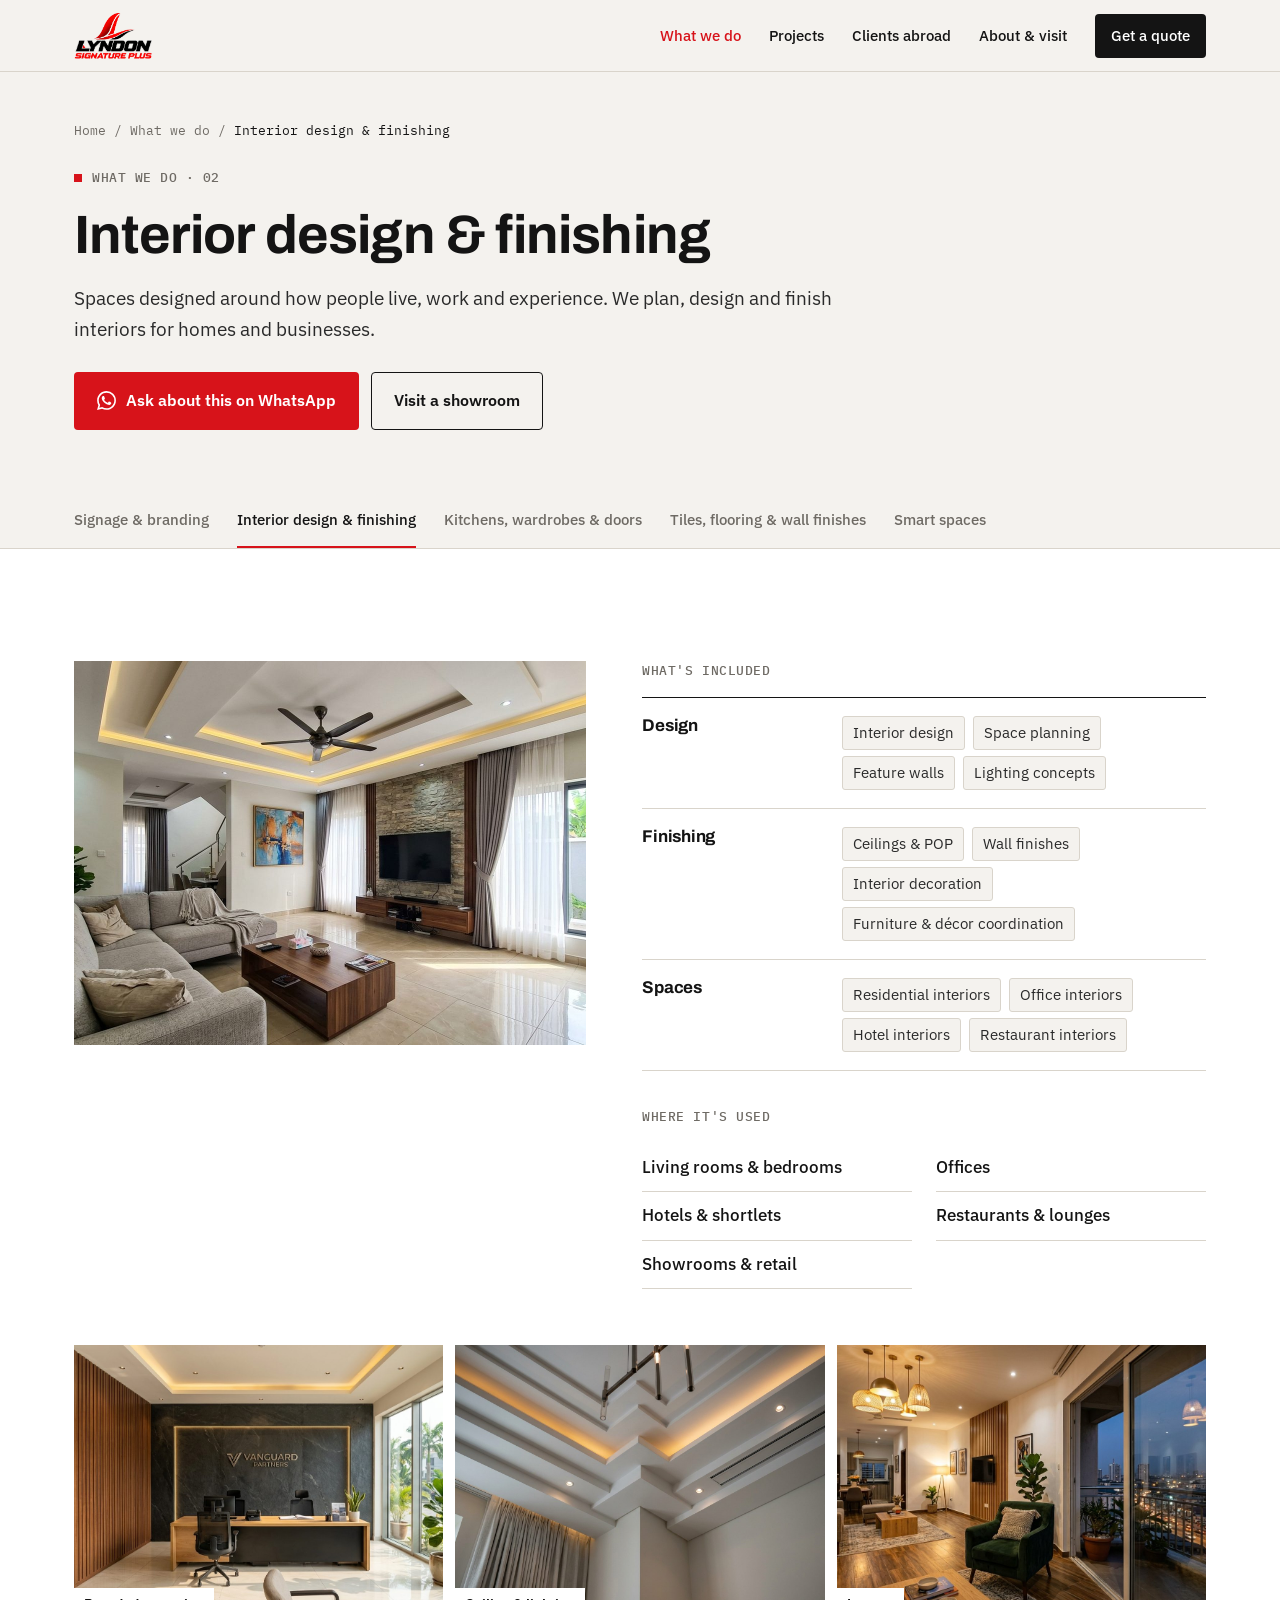
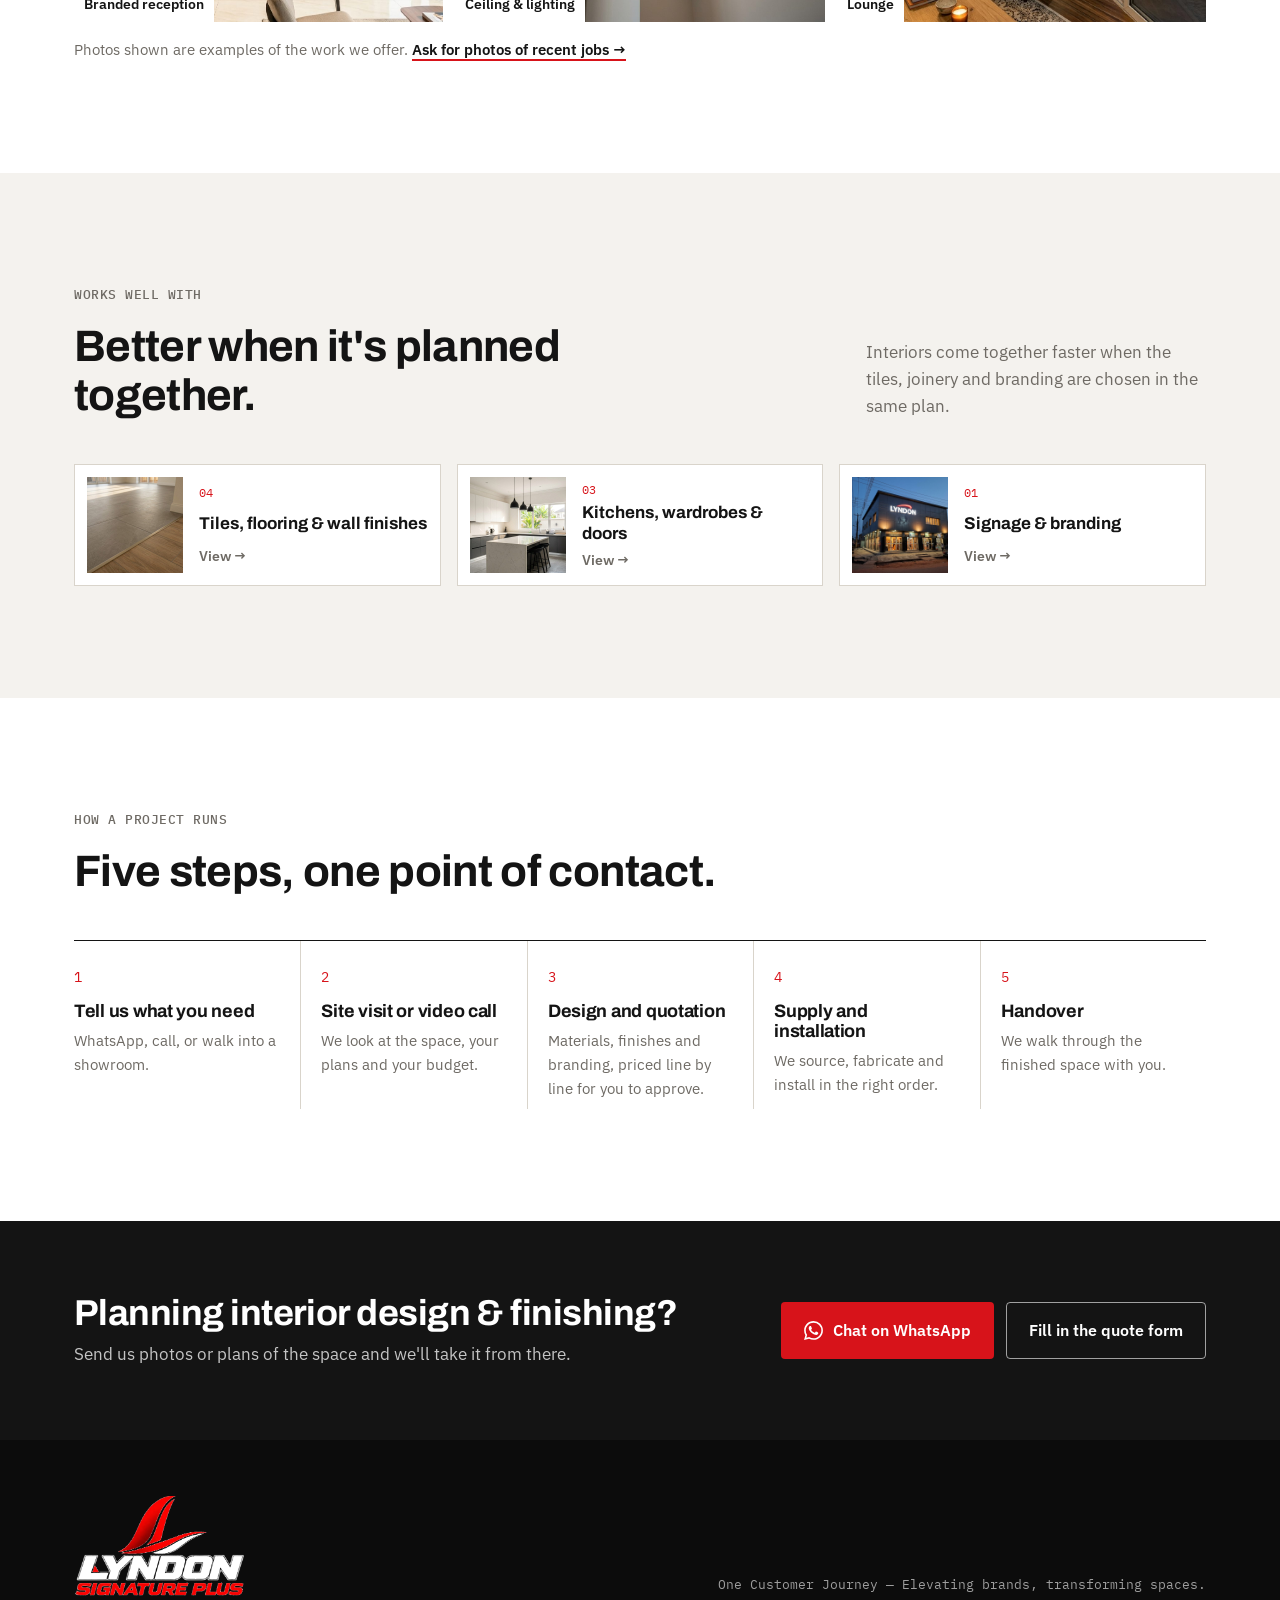
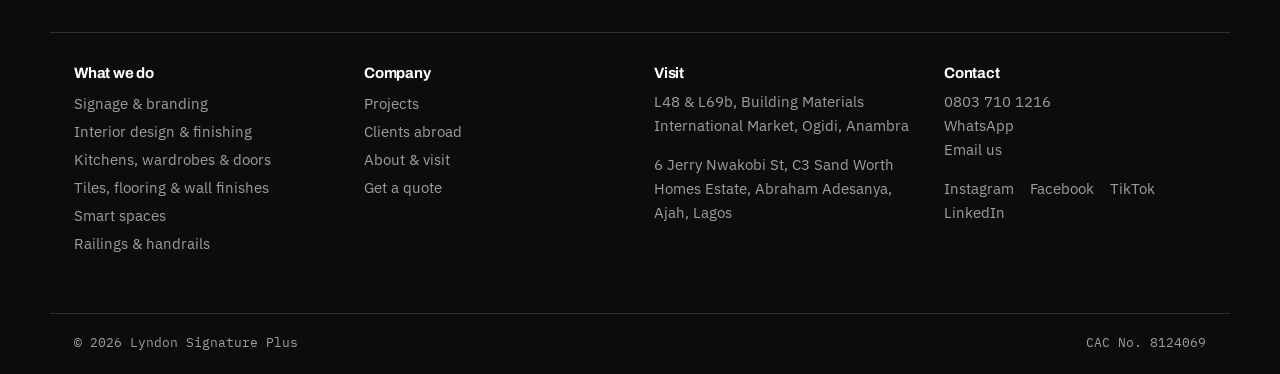
<file: website/interiors.html>
<!doctype html>
<html lang="en">
<head>
  <meta charset="utf-8">
  <meta name="viewport" content="width=device-width, initial-scale=1">
  <title>Interior Design &amp; Finishing — Lyndon Signature Plus</title>
  <meta name="description" content="Spaces designed around how people live, work and experience. We plan, design and finish interiors for homes and businesses. Ogidi, Anambra · Ajah, Lagos.">
  <meta name="theme-color" content="#f4f2ee">
  <meta property="og:title" content="Interior Design &amp; Finishing — Lyndon Signature Plus">
  <meta property="og:description" content="Spaces designed around how people live, work and experience. We plan, design and finish interiors for homes and businesses. Ogidi, Anambra · Ajah, Lagos.">
  <meta property="og:image" content="assets/img/hero-reception.jpg">
  <link rel="icon" type="image/png" href="assets/img/favicon.png">
  <link rel="preconnect" href="https://fonts.googleapis.com">
  <link rel="preconnect" href="https://fonts.gstatic.com" crossorigin>
  <link href="https://fonts.googleapis.com/css2?family=Archivo:wght@500;600;700;800&family=IBM+Plex+Mono:wght@400;500&family=IBM+Plex+Sans:wght@400;500;600&display=swap" rel="stylesheet">
  <link rel="stylesheet" href="assets/css/styles.css">
</head>
<body>

<header class="header" id="top">
  <div class="container header__inner">
    <a href="index.html" class="header__logo" aria-label="Lyndon Signature Plus home">
      <img src="assets/img/logo.png" alt="Lyndon Signature Plus" width="1084" height="638">
    </a>
    <nav class="nav" id="nav" aria-label="Main">
      <a href="services.html" aria-current="page">What we do</a>
      <a href="projects.html">Projects</a>
      <a href="abroad.html">Clients abroad</a>
      <a href="about.html">About &amp; visit</a>
      <a href="contact.html" class="nav__cta">Get a quote</a>
    </nav>
    <button class="menu-toggle" id="menuToggle" aria-label="Open menu" aria-expanded="false" aria-controls="nav">
      <span></span><span></span>
    </button>
  </div>
</header>

<main>

<section class="page-hero">
  <div class="container">
      <nav class="crumbs" aria-label="Breadcrumb"><a href="index.html">Home</a> <span>/</span> <a href="services.html">What we do</a> <span>/</span> <span aria-current="page">Interior design &amp; finishing</span></nav>
    <p class="label"><span class="label__dot"></span>What we do · 02</p>
    <h1>Interior design &amp; finishing</h1>
    <p class="page-hero__lead">Spaces designed around how people live, work and experience. We plan, design and finish interiors for homes and businesses.</p>
    <div class="hero__ctas"><a href="https://wa.me/2348037101216?text=Hello%2C%20I%27d%20like%20to%20ask%20about%20interior%20design%20%26%20finishing." class="btn btn--red" target="_blank" rel="noopener"><svg viewBox="0 0 24 24" aria-hidden="true"><use href="#i-wa"/></svg> Ask about this on WhatsApp</a><a href="about.html#visit" class="btn btn--line">Visit a showroom</a></div>
  </div>
</section>

<div class="svc-tabs"><div class="container svc-tabs__inner"><a href="signage-branding.html">Signage &amp; branding</a><a href="interiors.html" aria-current="page">Interior design &amp; finishing</a><a href="kitchens-wardrobes-doors.html">Kitchens, wardrobes &amp; doors</a><a href="tiles-finishes.html">Tiles, flooring &amp; wall finishes</a><a href="smart-spaces.html">Smart spaces</a></div></div>

<section class="section">
  <div class="container svc">
    <figure class="svc__img"><img src="assets/img/interiors.jpg" alt="Finished living room"></figure>
    <div class="svc__spec">
      <p class="label">What's included</p>
      <div class="spec">
      <div class="spec__group">
        <h3>Design</h3>
        <ul><li>Interior design</li><li>Space planning</li><li>Feature walls</li><li>Lighting concepts</li></ul>
      </div>
      <div class="spec__group">
        <h3>Finishing</h3>
        <ul><li>Ceilings &amp; POP</li><li>Wall finishes</li><li>Interior decoration</li><li>Furniture &amp; décor coordination</li></ul>
      </div>
      <div class="spec__group">
        <h3>Spaces</h3>
        <ul><li>Residential interiors</li><li>Office interiors</li><li>Hotel interiors</li><li>Restaurant interiors</li></ul>
      </div>
      </div>
      <div class="used">
        <p class="label">Where it's used</p>
        <ul><li>Living rooms &amp; bedrooms</li><li>Offices</li><li>Hotels &amp; shortlets</li><li>Restaurants &amp; lounges</li><li>Showrooms &amp; retail</li></ul>
      </div>
    </div>
  </div>
  <div class="container">
    <div class="svc-gallery">
      <figure><img src="assets/img/hero-reception.jpg" alt="Branded reception" loading="lazy"><figcaption>Branded reception</figcaption></figure>
      <figure><img src="assets/img/ceiling-pop.jpg" alt="Ceiling &amp; lighting" loading="lazy"><figcaption>Ceiling &amp; lighting</figcaption></figure>
      <figure><img src="assets/img/living-room-2.jpg" alt="Lounge" loading="lazy"><figcaption>Lounge</figcaption></figure>
    </div>
    <p class="svc-note">Photos shown are examples of the work we offer. <a class="text-link" href="https://wa.me/2348037101216?text=Hello%2C%20could%20you%20send%20me%20photos%20of%20recent%20interior%20design%20%26%20finishing%20jobs%3F" target="_blank" rel="noopener">Ask for photos of recent jobs →</a></p>
  </div>
</section>

<section class="section section--paper">
  <div class="container">
    <div class="head head--row">
      <div>
        <p class="label">Works well with</p>
        <h2>Better when it's planned together.</h2>
      </div>
      <p class="head__note">Interiors come together faster when the tiles, joinery and branding are chosen in the same plan.</p>
    </div>
    <div class="pairs">
      <a class="pair" href="tiles-finishes.html">
        <img src="assets/img/flooring.jpg" alt="" loading="lazy">
        <span class="pair__n">04</span>
        <strong>Tiles, flooring &amp; wall finishes</strong>
        <span class="pair__go">View →</span>
      </a>
      <a class="pair" href="kitchens-wardrobes-doors.html">
        <img src="assets/img/kitchens.jpg" alt="" loading="lazy">
        <span class="pair__n">03</span>
        <strong>Kitchens, wardrobes &amp; doors</strong>
        <span class="pair__go">View →</span>
      </a>
      <a class="pair" href="signage-branding.html">
        <img src="assets/img/signage-outdoor.jpg" alt="" loading="lazy">
        <span class="pair__n">01</span>
        <strong>Signage &amp; branding</strong>
        <span class="pair__go">View →</span>
      </a>
    </div>
  </div>
</section>

<section class="section">
  <div class="container">
    <div class="head">
      <p class="label">How a project runs</p>
      <h2>Five steps, one point of contact.</h2>
    </div>
    <ol class="steps">
      <li><span>1</span><h3>Tell us what you need</h3><p>WhatsApp, call, or walk into a showroom.</p></li>
      <li><span>2</span><h3>Site visit or video call</h3><p>We look at the space, your plans and your budget.</p></li>
      <li><span>3</span><h3>Design and quotation</h3><p>Materials, finishes and branding, priced line by line for you to approve.</p></li>
      <li><span>4</span><h3>Supply and installation</h3><p>We source, fabricate and install in the right order.</p></li>
      <li><span>5</span><h3>Handover</h3><p>We walk through the finished space with you.</p></li>
    </ol>
  </div>
</section>

<section class="cta-band">
  <div class="container cta-band__inner">
    <div>
      <h2>Planning interior design &amp; finishing?</h2>
      <p>Send us photos or plans of the space and we'll take it from there.</p>
    </div>
    <div class="hero__ctas">
      <a href="https://wa.me/2348037101216?text=Hello%2C%20I%27d%20like%20to%20ask%20about%20interior%20design%20%26%20finishing." class="btn btn--red" target="_blank" rel="noopener"><svg viewBox="0 0 24 24" aria-hidden="true"><use href="#i-wa"/></svg> Chat on WhatsApp</a>
      <a href="contact.html" class="btn btn--line-light">Fill in the quote form</a>
    </div>
  </div>
</section>

</main>

<footer class="footer">
  <div class="container footer__top">
    <a href="index.html"><img src="assets/img/logo-light.png" alt="Lyndon Signature Plus" width="1084" height="638" loading="lazy"></a>
    <p class="footer__line">One Customer Journey — Elevating brands, transforming spaces.</p>
  </div>
  <div class="container footer__grid">
    <div>
      <h4>What we do</h4>
      <p class="footer__links"><a href="signage-branding.html">Signage &amp; branding</a><a href="interiors.html">Interior design &amp; finishing</a><a href="kitchens-wardrobes-doors.html">Kitchens, wardrobes &amp; doors</a><a href="tiles-finishes.html">Tiles, flooring &amp; wall finishes</a><a href="smart-spaces.html">Smart spaces</a><a href="tiles-finishes.html#railings">Railings &amp; handrails</a></p>
    </div>
    <div>
      <h4>Company</h4>
      <p class="footer__links"><a href="projects.html">Projects</a><a href="abroad.html">Clients abroad</a><a href="about.html">About &amp; visit</a><a href="contact.html">Get a quote</a></p>
    </div>
    <div>
      <h4>Visit</h4>
      <p>L48 &amp; L69b, Building Materials International Market, Ogidi, Anambra</p>
      <p>6 Jerry Nwakobi St, C3 Sand Worth Homes Estate, Abraham Adesanya, Ajah, Lagos</p>
    </div>
    <div>
      <h4>Contact</h4>
      <p><a href="tel:+2348037101216">0803 710 1216</a><br><a href="https://wa.me/2348037101216" target="_blank" rel="noopener">WhatsApp</a><br><a href="mailto:experiencelyndonsignature@gmail.com">Email us</a></p>
      <!-- TODO: real profile URLs (flyer handle: "@Lyndon signatures") -->
      <p class="footer__social"><a href="#">Instagram</a> <a href="#">Facebook</a> <a href="#">TikTok</a> <a href="#">LinkedIn</a></p>
    </div>
  </div>
  <div class="container footer__base">
    <p>© <span id="year">2026</span> Lyndon Signature Plus</p>
    <p>CAC No. 8124069</p>
  </div>
</footer>

<nav class="bottombar" aria-label="Quick contact">
  <a href="https://wa.me/2348037101216" target="_blank" rel="noopener"><svg viewBox="0 0 24 24" aria-hidden="true"><use href="#i-wa"/></svg>WhatsApp</a>
  <a href="tel:+2348037101216">Call</a>
  <a href="contact.html" class="bottombar__cta">Get a quote</a>
</nav>

<svg width="0" height="0" style="position:absolute" aria-hidden="true">
  <symbol id="i-wa" viewBox="0 0 24 24"><path fill="currentColor" d="M17.47 14.38c-.3-.15-1.76-.87-2.03-.97-.27-.1-.47-.15-.67.15-.2.3-.77.97-.94 1.17-.17.2-.35.22-.65.07-.3-.15-1.26-.46-2.4-1.48-.89-.79-1.49-1.77-1.66-2.07-.17-.3-.02-.46.13-.61.13-.13.3-.35.45-.52.15-.17.2-.3.3-.5.1-.2.05-.37-.03-.52-.07-.15-.67-1.62-.92-2.22-.24-.58-.49-.5-.67-.51h-.57c-.2 0-.52.07-.79.37-.27.3-1.04 1.02-1.04 2.48s1.07 2.88 1.21 3.08c.15.2 2.1 3.2 5.08 4.49.71.31 1.26.49 1.69.63.71.23 1.36.2 1.87.12.57-.09 1.76-.72 2.01-1.41.25-.69.25-1.29.17-1.41-.07-.12-.27-.2-.57-.35zM12.04 21.8h-.01a9.8 9.8 0 0 1-5-1.37l-.36-.21-3.72.98 1-3.63-.24-.37a9.8 9.8 0 0 1-1.5-5.22c0-5.42 4.42-9.84 9.85-9.84a9.78 9.78 0 0 1 6.96 2.89 9.78 9.78 0 0 1 2.88 6.96c0 5.43-4.42 9.85-9.85 9.85zm8.38-18.23A11.77 11.77 0 0 0 12.04.1C5.5.1.17 5.42.17 11.97c0 2.09.55 4.13 1.59 5.93L.07 24l6.25-1.64a11.84 11.84 0 0 0 5.71 1.46h.01c6.54 0 11.87-5.33 11.87-11.88 0-3.17-1.24-6.16-3.49-8.4z"/></symbol>
</svg>

<script src="assets/js/main.js"></script>
</body>
</html>
</file>
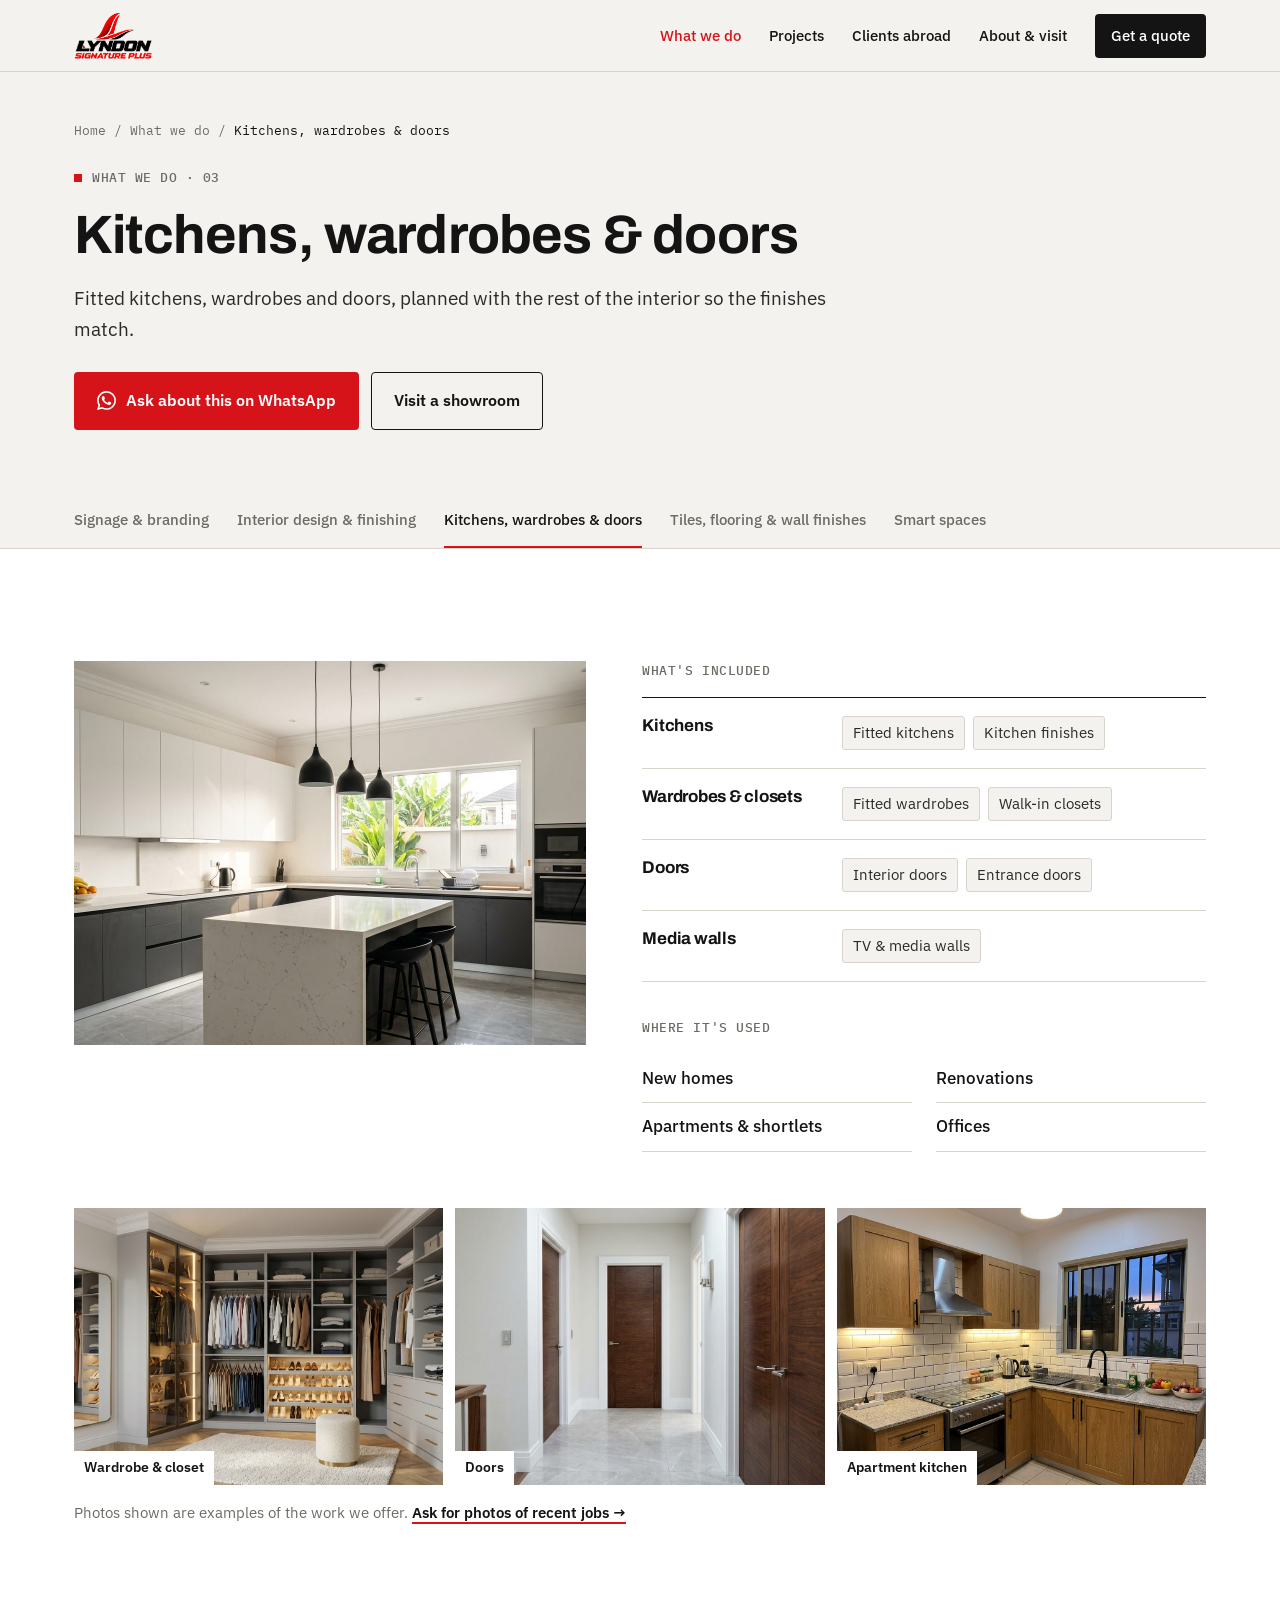
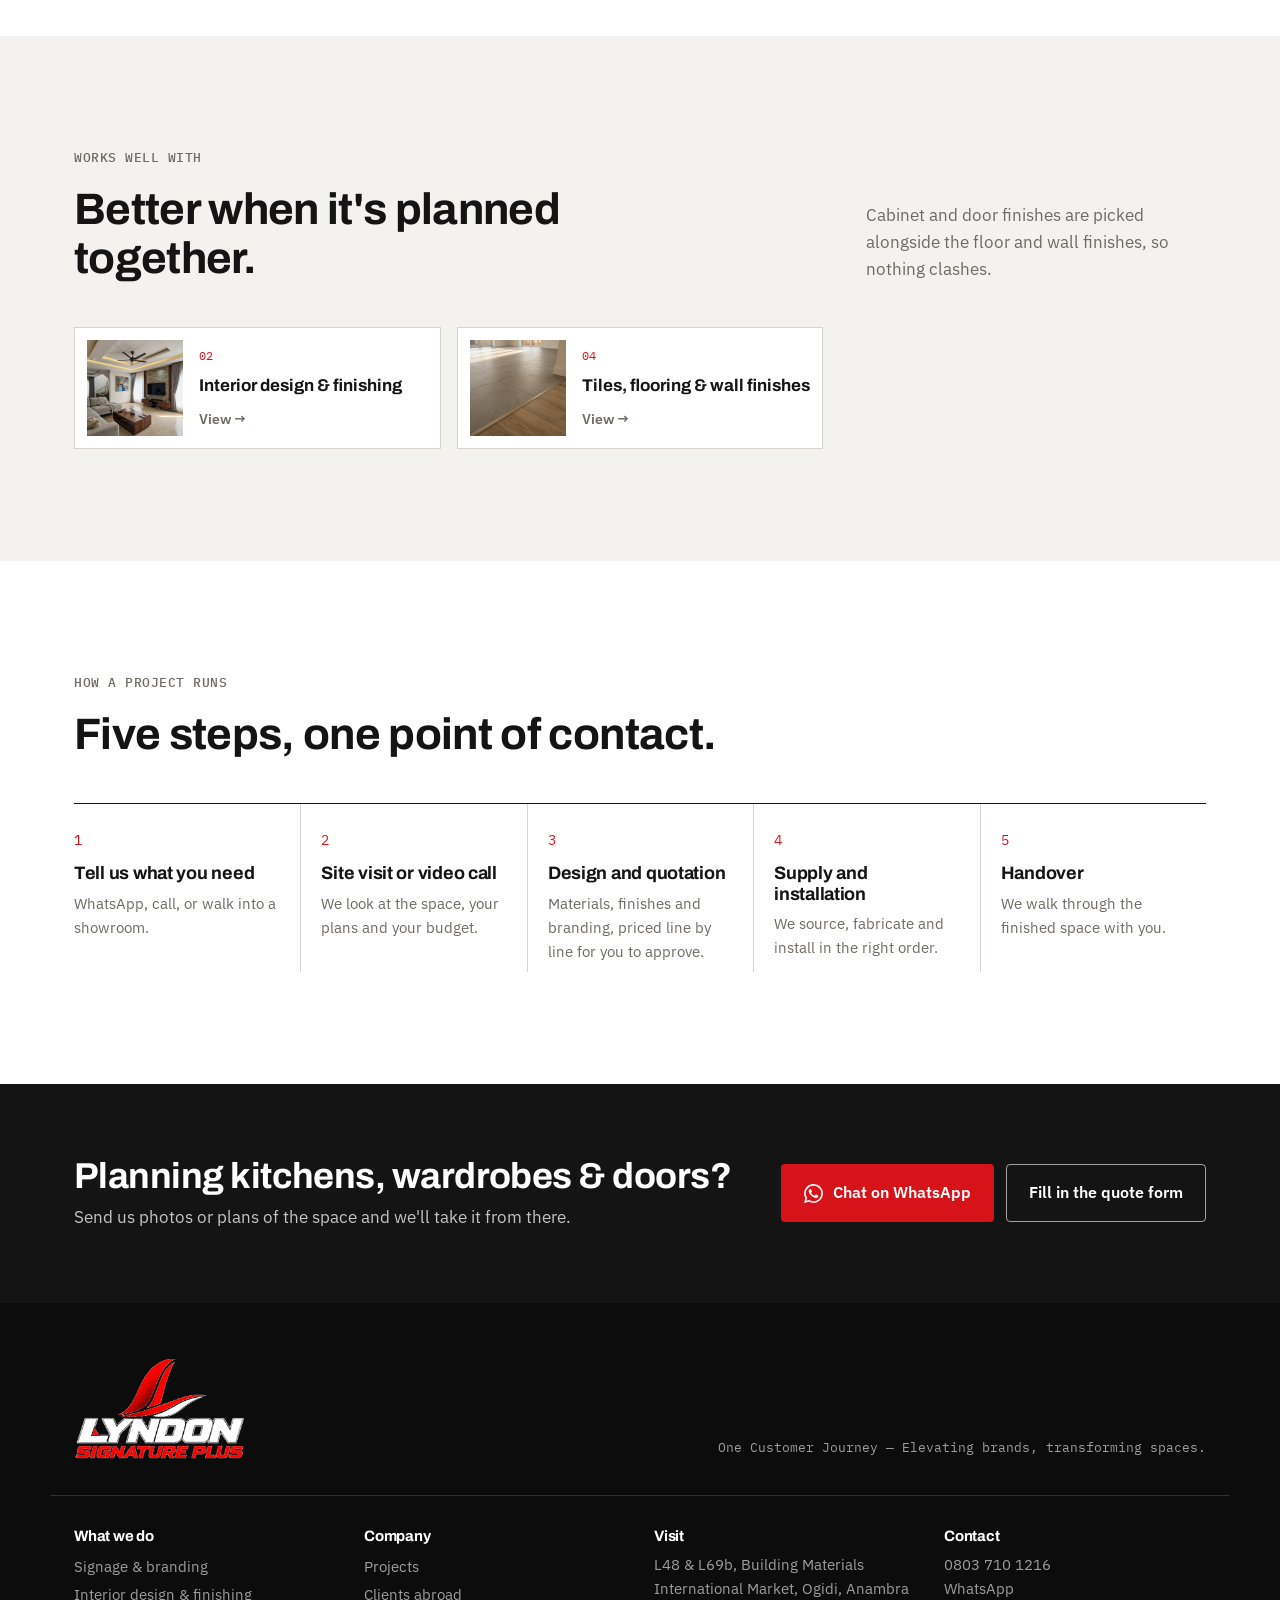
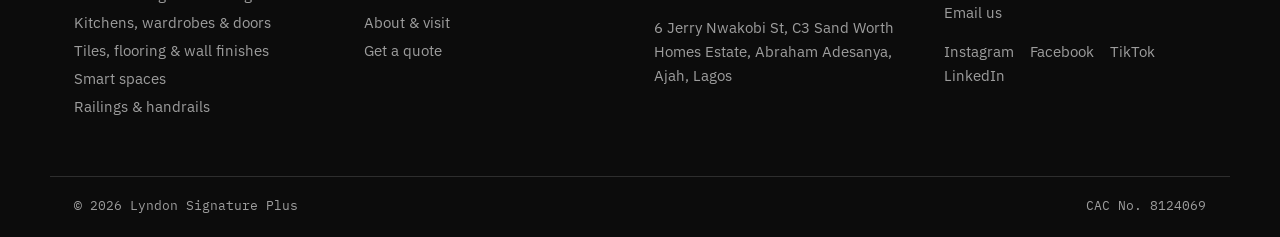
<file: website/kitchens-wardrobes-doors.html>
<!doctype html>
<html lang="en">
<head>
  <meta charset="utf-8">
  <meta name="viewport" content="width=device-width, initial-scale=1">
  <title>Kitchens, Wardrobes &amp; Doors — Lyndon Signature Plus</title>
  <meta name="description" content="Fitted kitchens, wardrobes and doors, planned with the rest of the interior so the finishes match. Ogidi, Anambra · Ajah, Lagos.">
  <meta name="theme-color" content="#f4f2ee">
  <meta property="og:title" content="Kitchens, Wardrobes &amp; Doors — Lyndon Signature Plus">
  <meta property="og:description" content="Fitted kitchens, wardrobes and doors, planned with the rest of the interior so the finishes match. Ogidi, Anambra · Ajah, Lagos.">
  <meta property="og:image" content="assets/img/hero-reception.jpg">
  <link rel="icon" type="image/png" href="assets/img/favicon.png">
  <link rel="preconnect" href="https://fonts.googleapis.com">
  <link rel="preconnect" href="https://fonts.gstatic.com" crossorigin>
  <link href="https://fonts.googleapis.com/css2?family=Archivo:wght@500;600;700;800&family=IBM+Plex+Mono:wght@400;500&family=IBM+Plex+Sans:wght@400;500;600&display=swap" rel="stylesheet">
  <link rel="stylesheet" href="assets/css/styles.css">
</head>
<body>

<header class="header" id="top">
  <div class="container header__inner">
    <a href="index.html" class="header__logo" aria-label="Lyndon Signature Plus home">
      <img src="assets/img/logo.png" alt="Lyndon Signature Plus" width="1084" height="638">
    </a>
    <nav class="nav" id="nav" aria-label="Main">
      <a href="services.html" aria-current="page">What we do</a>
      <a href="projects.html">Projects</a>
      <a href="abroad.html">Clients abroad</a>
      <a href="about.html">About &amp; visit</a>
      <a href="contact.html" class="nav__cta">Get a quote</a>
    </nav>
    <button class="menu-toggle" id="menuToggle" aria-label="Open menu" aria-expanded="false" aria-controls="nav">
      <span></span><span></span>
    </button>
  </div>
</header>

<main>

<section class="page-hero">
  <div class="container">
      <nav class="crumbs" aria-label="Breadcrumb"><a href="index.html">Home</a> <span>/</span> <a href="services.html">What we do</a> <span>/</span> <span aria-current="page">Kitchens, wardrobes &amp; doors</span></nav>
    <p class="label"><span class="label__dot"></span>What we do · 03</p>
    <h1>Kitchens, wardrobes &amp; doors</h1>
    <p class="page-hero__lead">Fitted kitchens, wardrobes and doors, planned with the rest of the interior so the finishes match.</p>
    <div class="hero__ctas"><a href="https://wa.me/2348037101216?text=Hello%2C%20I%27d%20like%20to%20ask%20about%20kitchens%2C%20wardrobes%20%26%20doors." class="btn btn--red" target="_blank" rel="noopener"><svg viewBox="0 0 24 24" aria-hidden="true"><use href="#i-wa"/></svg> Ask about this on WhatsApp</a><a href="about.html#visit" class="btn btn--line">Visit a showroom</a></div>
  </div>
</section>

<div class="svc-tabs"><div class="container svc-tabs__inner"><a href="signage-branding.html">Signage &amp; branding</a><a href="interiors.html">Interior design &amp; finishing</a><a href="kitchens-wardrobes-doors.html" aria-current="page">Kitchens, wardrobes &amp; doors</a><a href="tiles-finishes.html">Tiles, flooring &amp; wall finishes</a><a href="smart-spaces.html">Smart spaces</a></div></div>

<section class="section">
  <div class="container svc">
    <figure class="svc__img"><img src="assets/img/kitchens.jpg" alt="Fitted kitchen with island"></figure>
    <div class="svc__spec">
      <p class="label">What's included</p>
      <div class="spec">
      <div class="spec__group">
        <h3>Kitchens</h3>
        <ul><li>Fitted kitchens</li><li>Kitchen finishes</li></ul>
      </div>
      <div class="spec__group">
        <h3>Wardrobes &amp; closets</h3>
        <ul><li>Fitted wardrobes</li><li>Walk-in closets</li></ul>
      </div>
      <div class="spec__group">
        <h3>Doors</h3>
        <ul><li>Interior doors</li><li>Entrance doors</li></ul>
      </div>
      <div class="spec__group">
        <h3>Media walls</h3>
        <ul><li>TV &amp; media walls</li></ul>
      </div>
      </div>
      <div class="used">
        <p class="label">Where it's used</p>
        <ul><li>New homes</li><li>Renovations</li><li>Apartments &amp; shortlets</li><li>Offices</li></ul>
      </div>
    </div>
  </div>
  <div class="container">
    <div class="svc-gallery">
      <figure><img src="assets/img/wardrobes.jpg" alt="Wardrobe &amp; closet" loading="lazy"><figcaption>Wardrobe &amp; closet</figcaption></figure>
      <figure><img src="assets/img/doors.jpg" alt="Doors" loading="lazy"><figcaption>Doors</figcaption></figure>
      <figure><img src="assets/img/kitchen-2.jpg" alt="Apartment kitchen" loading="lazy"><figcaption>Apartment kitchen</figcaption></figure>
    </div>
    <p class="svc-note">Photos shown are examples of the work we offer. <a class="text-link" href="https://wa.me/2348037101216?text=Hello%2C%20could%20you%20send%20me%20photos%20of%20recent%20kitchens%2C%20wardrobes%20%26%20doors%20jobs%3F" target="_blank" rel="noopener">Ask for photos of recent jobs →</a></p>
  </div>
</section>

<section class="section section--paper">
  <div class="container">
    <div class="head head--row">
      <div>
        <p class="label">Works well with</p>
        <h2>Better when it's planned together.</h2>
      </div>
      <p class="head__note">Cabinet and door finishes are picked alongside the floor and wall finishes, so nothing clashes.</p>
    </div>
    <div class="pairs">
      <a class="pair" href="interiors.html">
        <img src="assets/img/interiors.jpg" alt="" loading="lazy">
        <span class="pair__n">02</span>
        <strong>Interior design &amp; finishing</strong>
        <span class="pair__go">View →</span>
      </a>
      <a class="pair" href="tiles-finishes.html">
        <img src="assets/img/flooring.jpg" alt="" loading="lazy">
        <span class="pair__n">04</span>
        <strong>Tiles, flooring &amp; wall finishes</strong>
        <span class="pair__go">View →</span>
      </a>
    </div>
  </div>
</section>

<section class="section">
  <div class="container">
    <div class="head">
      <p class="label">How a project runs</p>
      <h2>Five steps, one point of contact.</h2>
    </div>
    <ol class="steps">
      <li><span>1</span><h3>Tell us what you need</h3><p>WhatsApp, call, or walk into a showroom.</p></li>
      <li><span>2</span><h3>Site visit or video call</h3><p>We look at the space, your plans and your budget.</p></li>
      <li><span>3</span><h3>Design and quotation</h3><p>Materials, finishes and branding, priced line by line for you to approve.</p></li>
      <li><span>4</span><h3>Supply and installation</h3><p>We source, fabricate and install in the right order.</p></li>
      <li><span>5</span><h3>Handover</h3><p>We walk through the finished space with you.</p></li>
    </ol>
  </div>
</section>

<section class="cta-band">
  <div class="container cta-band__inner">
    <div>
      <h2>Planning kitchens, wardrobes &amp; doors?</h2>
      <p>Send us photos or plans of the space and we'll take it from there.</p>
    </div>
    <div class="hero__ctas">
      <a href="https://wa.me/2348037101216?text=Hello%2C%20I%27d%20like%20to%20ask%20about%20kitchens%2C%20wardrobes%20%26%20doors." class="btn btn--red" target="_blank" rel="noopener"><svg viewBox="0 0 24 24" aria-hidden="true"><use href="#i-wa"/></svg> Chat on WhatsApp</a>
      <a href="contact.html" class="btn btn--line-light">Fill in the quote form</a>
    </div>
  </div>
</section>

</main>

<footer class="footer">
  <div class="container footer__top">
    <a href="index.html"><img src="assets/img/logo-light.png" alt="Lyndon Signature Plus" width="1084" height="638" loading="lazy"></a>
    <p class="footer__line">One Customer Journey — Elevating brands, transforming spaces.</p>
  </div>
  <div class="container footer__grid">
    <div>
      <h4>What we do</h4>
      <p class="footer__links"><a href="signage-branding.html">Signage &amp; branding</a><a href="interiors.html">Interior design &amp; finishing</a><a href="kitchens-wardrobes-doors.html">Kitchens, wardrobes &amp; doors</a><a href="tiles-finishes.html">Tiles, flooring &amp; wall finishes</a><a href="smart-spaces.html">Smart spaces</a><a href="tiles-finishes.html#railings">Railings &amp; handrails</a></p>
    </div>
    <div>
      <h4>Company</h4>
      <p class="footer__links"><a href="projects.html">Projects</a><a href="abroad.html">Clients abroad</a><a href="about.html">About &amp; visit</a><a href="contact.html">Get a quote</a></p>
    </div>
    <div>
      <h4>Visit</h4>
      <p>L48 &amp; L69b, Building Materials International Market, Ogidi, Anambra</p>
      <p>6 Jerry Nwakobi St, C3 Sand Worth Homes Estate, Abraham Adesanya, Ajah, Lagos</p>
    </div>
    <div>
      <h4>Contact</h4>
      <p><a href="tel:+2348037101216">0803 710 1216</a><br><a href="https://wa.me/2348037101216" target="_blank" rel="noopener">WhatsApp</a><br><a href="mailto:experiencelyndonsignature@gmail.com">Email us</a></p>
      <!-- TODO: real profile URLs (flyer handle: "@Lyndon signatures") -->
      <p class="footer__social"><a href="#">Instagram</a> <a href="#">Facebook</a> <a href="#">TikTok</a> <a href="#">LinkedIn</a></p>
    </div>
  </div>
  <div class="container footer__base">
    <p>© <span id="year">2026</span> Lyndon Signature Plus</p>
    <p>CAC No. 8124069</p>
  </div>
</footer>

<nav class="bottombar" aria-label="Quick contact">
  <a href="https://wa.me/2348037101216" target="_blank" rel="noopener"><svg viewBox="0 0 24 24" aria-hidden="true"><use href="#i-wa"/></svg>WhatsApp</a>
  <a href="tel:+2348037101216">Call</a>
  <a href="contact.html" class="bottombar__cta">Get a quote</a>
</nav>

<svg width="0" height="0" style="position:absolute" aria-hidden="true">
  <symbol id="i-wa" viewBox="0 0 24 24"><path fill="currentColor" d="M17.47 14.38c-.3-.15-1.76-.87-2.03-.97-.27-.1-.47-.15-.67.15-.2.3-.77.97-.94 1.17-.17.2-.35.22-.65.07-.3-.15-1.26-.46-2.4-1.48-.89-.79-1.49-1.77-1.66-2.07-.17-.3-.02-.46.13-.61.13-.13.3-.35.45-.52.15-.17.2-.3.3-.5.1-.2.05-.37-.03-.52-.07-.15-.67-1.62-.92-2.22-.24-.58-.49-.5-.67-.51h-.57c-.2 0-.52.07-.79.37-.27.3-1.04 1.02-1.04 2.48s1.07 2.88 1.21 3.08c.15.2 2.1 3.2 5.08 4.49.71.31 1.26.49 1.69.63.71.23 1.36.2 1.87.12.57-.09 1.76-.72 2.01-1.41.25-.69.25-1.29.17-1.41-.07-.12-.27-.2-.57-.35zM12.04 21.8h-.01a9.8 9.8 0 0 1-5-1.37l-.36-.21-3.72.98 1-3.63-.24-.37a9.8 9.8 0 0 1-1.5-5.22c0-5.42 4.42-9.84 9.85-9.84a9.78 9.78 0 0 1 6.96 2.89 9.78 9.78 0 0 1 2.88 6.96c0 5.43-4.42 9.85-9.85 9.85zm8.38-18.23A11.77 11.77 0 0 0 12.04.1C5.5.1.17 5.42.17 11.97c0 2.09.55 4.13 1.59 5.93L.07 24l6.25-1.64a11.84 11.84 0 0 0 5.71 1.46h.01c6.54 0 11.87-5.33 11.87-11.88 0-3.17-1.24-6.16-3.49-8.4z"/></symbol>
</svg>

<script src="assets/js/main.js"></script>
</body>
</html>
</file>
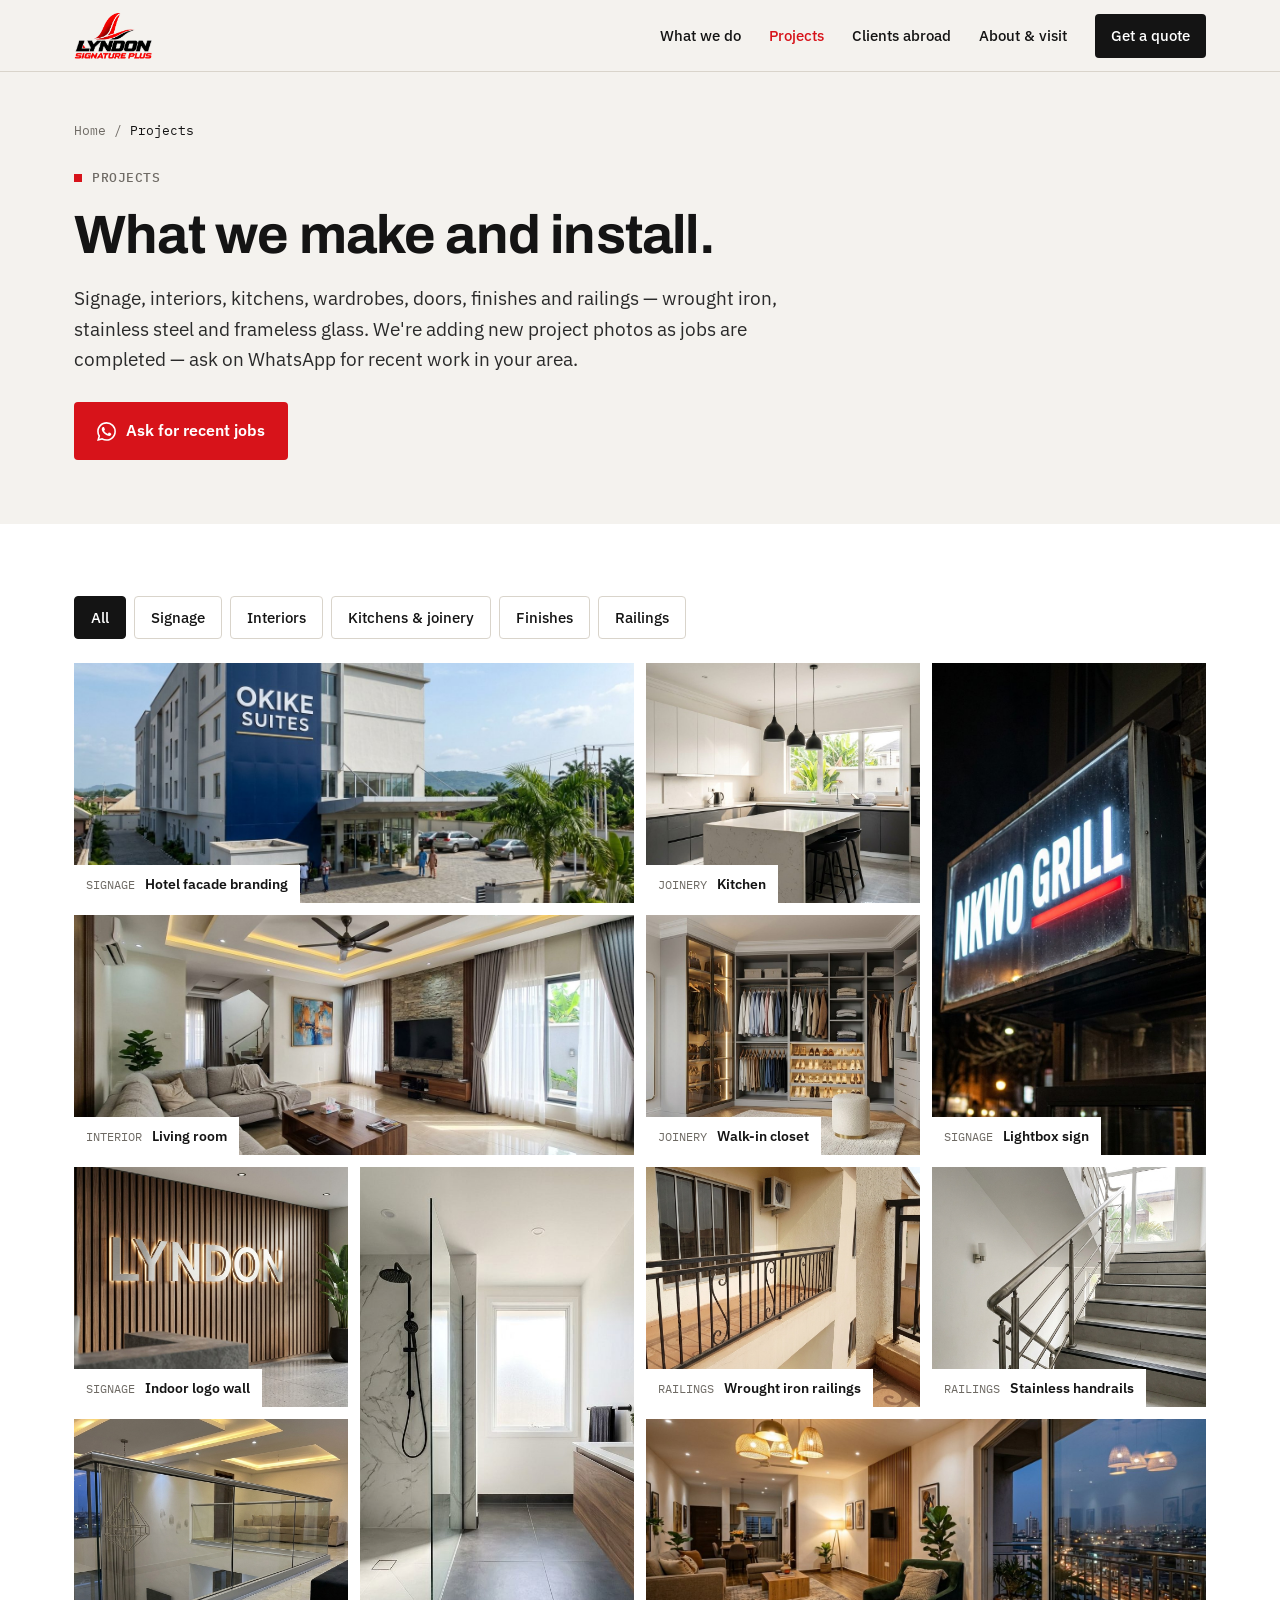
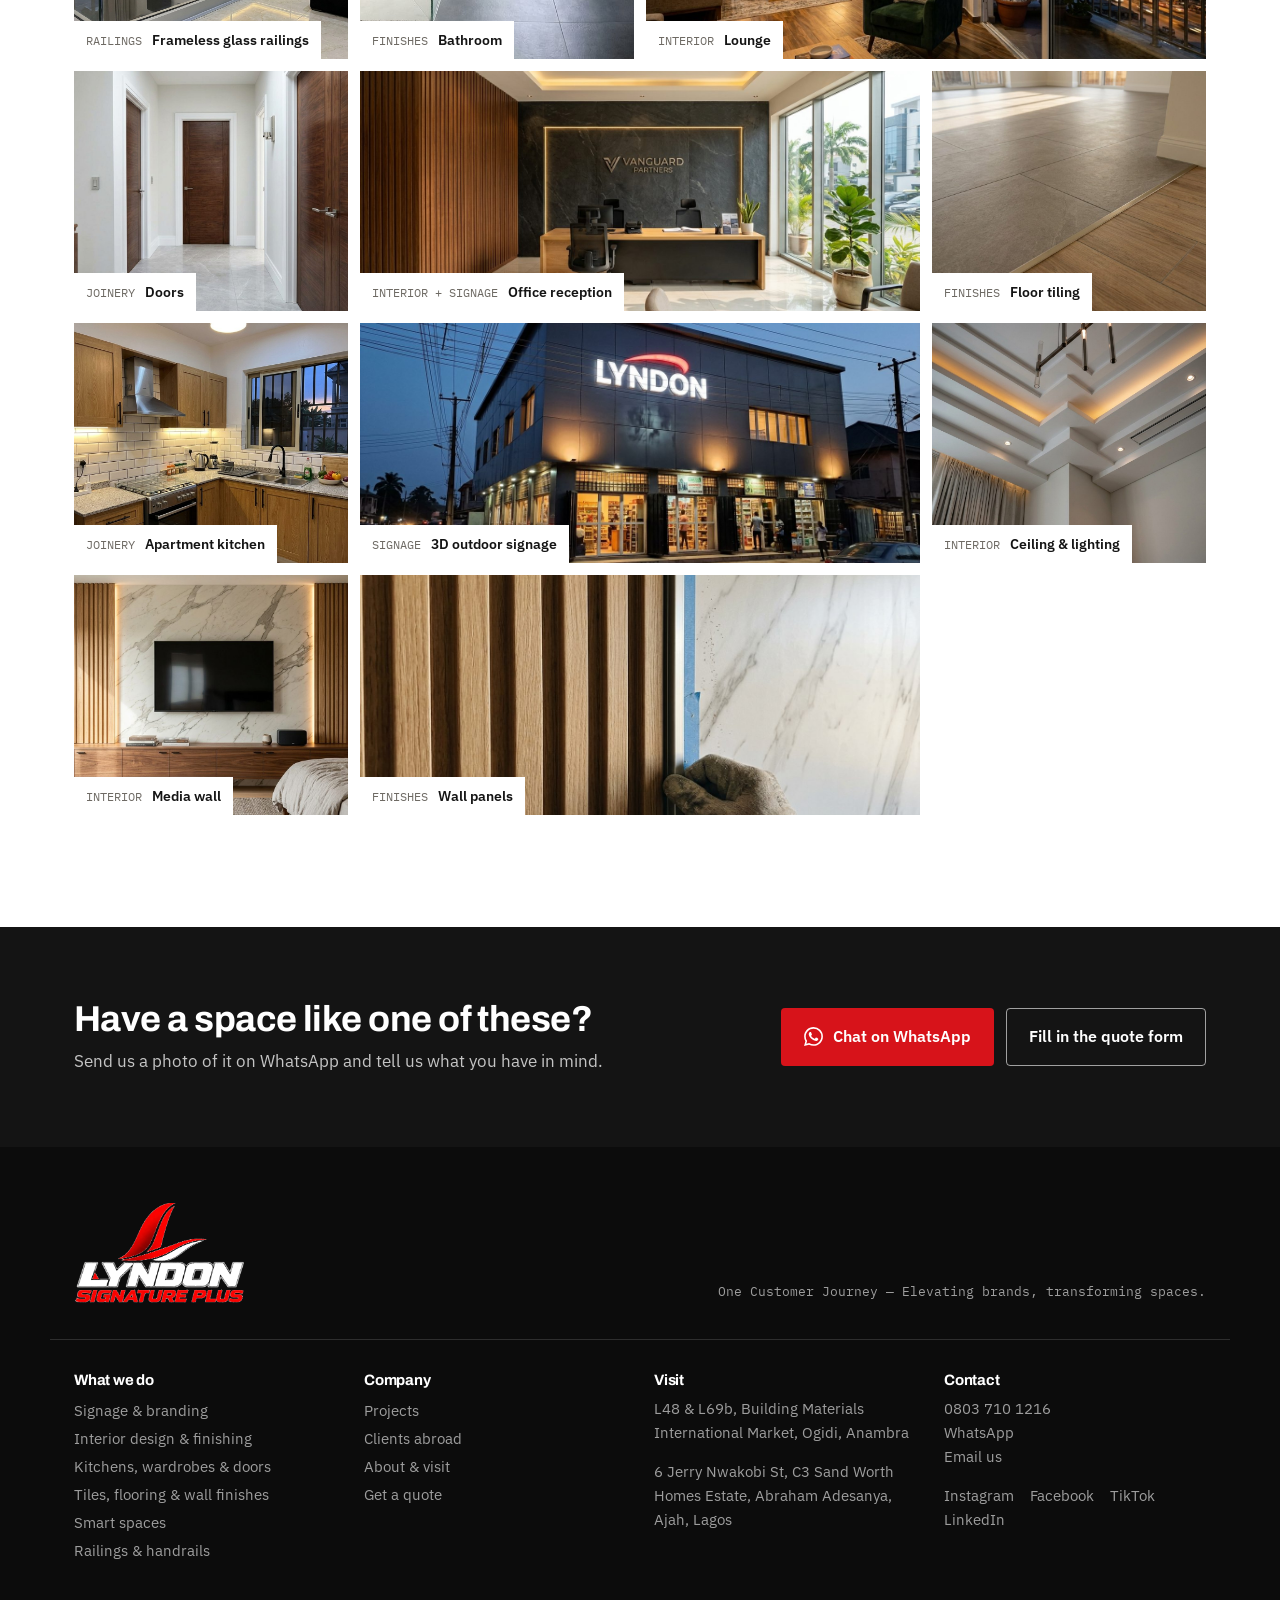
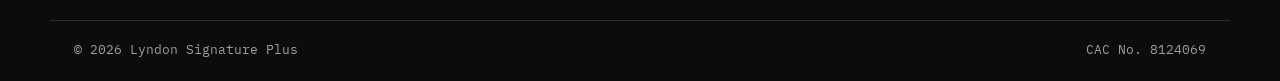
<file: website/projects.html>
<!doctype html>
<html lang="en">
<head>
  <meta charset="utf-8">
  <meta name="viewport" content="width=device-width, initial-scale=1">
  <title>Projects — Lyndon Signature Plus</title>
  <meta name="description" content="Signage, interiors, joinery, finishes and railings we make and install for homes and businesses.">
  <meta name="theme-color" content="#f4f2ee">
  <meta property="og:title" content="Projects — Lyndon Signature Plus">
  <meta property="og:description" content="Signage, interiors, joinery, finishes and railings we make and install for homes and businesses.">
  <meta property="og:image" content="assets/img/hero-reception.jpg">
  <link rel="icon" type="image/png" href="assets/img/favicon.png">
  <link rel="preconnect" href="https://fonts.googleapis.com">
  <link rel="preconnect" href="https://fonts.gstatic.com" crossorigin>
  <link href="https://fonts.googleapis.com/css2?family=Archivo:wght@500;600;700;800&family=IBM+Plex+Mono:wght@400;500&family=IBM+Plex+Sans:wght@400;500;600&display=swap" rel="stylesheet">
  <link rel="stylesheet" href="assets/css/styles.css">
</head>
<body>

<header class="header" id="top">
  <div class="container header__inner">
    <a href="index.html" class="header__logo" aria-label="Lyndon Signature Plus home">
      <img src="assets/img/logo.png" alt="Lyndon Signature Plus" width="1084" height="638">
    </a>
    <nav class="nav" id="nav" aria-label="Main">
      <a href="services.html">What we do</a>
      <a href="projects.html" aria-current="page">Projects</a>
      <a href="abroad.html">Clients abroad</a>
      <a href="about.html">About &amp; visit</a>
      <a href="contact.html" class="nav__cta">Get a quote</a>
    </nav>
    <button class="menu-toggle" id="menuToggle" aria-label="Open menu" aria-expanded="false" aria-controls="nav">
      <span></span><span></span>
    </button>
  </div>
</header>

<main>

<section class="page-hero">
  <div class="container">
      <nav class="crumbs" aria-label="Breadcrumb"><a href="index.html">Home</a> <span>/</span> <span aria-current="page">Projects</span></nav>
    <p class="label"><span class="label__dot"></span>Projects</p>
    <h1>What we make and install.</h1>
    <p class="page-hero__lead">Signage, interiors, kitchens, wardrobes, doors, finishes and railings — wrought iron, stainless steel and frameless glass. We're adding new project photos as jobs are completed — ask on WhatsApp for recent work in your area.</p>
    <div class="hero__ctas"><a href="https://wa.me/2348037101216?text=Hello%2C%20could%20you%20send%20me%20photos%20of%20recent%20projects%3F" class="btn btn--red" target="_blank" rel="noopener"><svg viewBox="0 0 24 24" aria-hidden="true"><use href="#i-wa"/></svg> Ask for recent jobs</a></div>
  </div>
</section>

<!-- Replace these with real project photos (phone photos are fine) as they come in. -->
<section class="section section--flush-top">
  <div class="container">
    <div class="filters" role="group" aria-label="Filter projects">
      <button class="filter is-active" data-filter="all" aria-pressed="true">All</button>
      <button class="filter" data-filter="signage" aria-pressed="false">Signage</button>
      <button class="filter" data-filter="interior" aria-pressed="false">Interiors</button>
      <button class="filter" data-filter="joinery" aria-pressed="false">Kitchens &amp; joinery</button>
      <button class="filter" data-filter="finishes" aria-pressed="false">Finishes</button>
      <button class="filter" data-filter="railings" aria-pressed="false">Railings</button>
    </div>
    <div class="pgrid">
      <figure class="pg w--wide" data-cat="signage"><img src="assets/img/building-branding.jpg" alt="Hotel facade branding" loading="lazy"><figcaption><span>Signage</span>Hotel facade branding</figcaption></figure>
      <figure class="pg " data-cat="joinery"><img src="assets/img/kitchens.jpg" alt="Kitchen" loading="lazy"><figcaption><span>Joinery</span>Kitchen</figcaption></figure>
      <figure class="pg w--tall" data-cat="signage"><img src="assets/img/logo-wall.jpg" alt="Lightbox sign" loading="lazy"><figcaption><span>Signage</span>Lightbox sign</figcaption></figure>
      <figure class="pg w--wide" data-cat="interior"><img src="assets/img/interiors.jpg" alt="Living room" loading="lazy"><figcaption><span>Interior</span>Living room</figcaption></figure>
      <figure class="pg " data-cat="joinery"><img src="assets/img/wardrobes.jpg" alt="Walk-in closet" loading="lazy"><figcaption><span>Joinery</span>Walk-in closet</figcaption></figure>
      <figure class="pg " data-cat="signage"><img src="assets/img/signage-indoor.jpg" alt="Indoor logo wall" loading="lazy"><figcaption><span>Signage</span>Indoor logo wall</figcaption></figure>
      <figure class="pg w--tall" data-cat="finishes"><img src="assets/img/bathroom.jpg" alt="Bathroom" loading="lazy"><figcaption><span>Finishes</span>Bathroom</figcaption></figure>
      <figure class="pg" data-cat="railings"><img src="assets/img/railing-iron.jpg" alt="Wrought iron balcony railing" loading="lazy"><figcaption><span>Railings</span>Wrought iron railings</figcaption></figure>
      <figure class="pg" data-cat="railings"><img src="assets/img/railing-stainless.jpg" alt="Stainless steel staircase handrail" loading="lazy"><figcaption><span>Railings</span>Stainless handrails</figcaption></figure>
      <figure class="pg" data-cat="railings"><img src="assets/img/railing-glass.jpg" alt="Frameless glass railing on a landing" loading="lazy"><figcaption><span>Railings</span>Frameless glass railings</figcaption></figure>
      <figure class="pg w--wide" data-cat="interior"><img src="assets/img/living-room-2.jpg" alt="Lounge" loading="lazy"><figcaption><span>Interior</span>Lounge</figcaption></figure>
      <figure class="pg " data-cat="joinery"><img src="assets/img/doors.jpg" alt="Doors" loading="lazy"><figcaption><span>Joinery</span>Doors</figcaption></figure>
      <figure class="pg w--wide" data-cat="interior"><img src="assets/img/hero-reception.jpg" alt="Office reception" loading="lazy"><figcaption><span>Interior + signage</span>Office reception</figcaption></figure>
      <figure class="pg " data-cat="finishes"><img src="assets/img/flooring.jpg" alt="Floor tiling" loading="lazy"><figcaption><span>Finishes</span>Floor tiling</figcaption></figure>
      <figure class="pg " data-cat="joinery"><img src="assets/img/kitchen-2.jpg" alt="Apartment kitchen" loading="lazy"><figcaption><span>Joinery</span>Apartment kitchen</figcaption></figure>
      <figure class="pg w--wide" data-cat="signage"><img src="assets/img/signage-outdoor.jpg" alt="3D outdoor signage" loading="lazy"><figcaption><span>Signage</span>3D outdoor signage</figcaption></figure>
      <figure class="pg " data-cat="interior"><img src="assets/img/ceiling-pop.jpg" alt="Ceiling &amp; lighting" loading="lazy"><figcaption><span>Interior</span>Ceiling &amp; lighting</figcaption></figure>
      <figure class="pg " data-cat="interior"><img src="assets/img/wall-finishes.jpg" alt="Media wall" loading="lazy"><figcaption><span>Interior</span>Media wall</figcaption></figure>
      <figure class="pg w--wide" data-cat="finishes"><img src="assets/img/wall-panels.jpg" alt="Wall panels" loading="lazy"><figcaption><span>Finishes</span>Wall panels</figcaption></figure>
    </div>
  </div>
</section>

<section class="cta-band">
  <div class="container cta-band__inner">
    <div>
      <h2>Have a space like one of these?</h2>
      <p>Send us a photo of it on WhatsApp and tell us what you have in mind.</p>
    </div>
    <div class="hero__ctas">
      <a href="https://wa.me/2348037101216?text=Hello%2C%20I%20saw%20your%20projects%20page%20and%20I%27d%20like%20to%20discuss%20my%20space." class="btn btn--red" target="_blank" rel="noopener"><svg viewBox="0 0 24 24" aria-hidden="true"><use href="#i-wa"/></svg> Chat on WhatsApp</a>
      <a href="contact.html" class="btn btn--line-light">Fill in the quote form</a>
    </div>
  </div>
</section>

</main>

<footer class="footer">
  <div class="container footer__top">
    <a href="index.html"><img src="assets/img/logo-light.png" alt="Lyndon Signature Plus" width="1084" height="638" loading="lazy"></a>
    <p class="footer__line">One Customer Journey — Elevating brands, transforming spaces.</p>
  </div>
  <div class="container footer__grid">
    <div>
      <h4>What we do</h4>
      <p class="footer__links"><a href="signage-branding.html">Signage &amp; branding</a><a href="interiors.html">Interior design &amp; finishing</a><a href="kitchens-wardrobes-doors.html">Kitchens, wardrobes &amp; doors</a><a href="tiles-finishes.html">Tiles, flooring &amp; wall finishes</a><a href="smart-spaces.html">Smart spaces</a><a href="tiles-finishes.html#railings">Railings &amp; handrails</a></p>
    </div>
    <div>
      <h4>Company</h4>
      <p class="footer__links"><a href="projects.html">Projects</a><a href="abroad.html">Clients abroad</a><a href="about.html">About &amp; visit</a><a href="contact.html">Get a quote</a></p>
    </div>
    <div>
      <h4>Visit</h4>
      <p>L48 &amp; L69b, Building Materials International Market, Ogidi, Anambra</p>
      <p>6 Jerry Nwakobi St, C3 Sand Worth Homes Estate, Abraham Adesanya, Ajah, Lagos</p>
    </div>
    <div>
      <h4>Contact</h4>
      <p><a href="tel:+2348037101216">0803 710 1216</a><br><a href="https://wa.me/2348037101216" target="_blank" rel="noopener">WhatsApp</a><br><a href="mailto:experiencelyndonsignature@gmail.com">Email us</a></p>
      <!-- TODO: real profile URLs (flyer handle: "@Lyndon signatures") -->
      <p class="footer__social"><a href="#">Instagram</a> <a href="#">Facebook</a> <a href="#">TikTok</a> <a href="#">LinkedIn</a></p>
    </div>
  </div>
  <div class="container footer__base">
    <p>© <span id="year">2026</span> Lyndon Signature Plus</p>
    <p>CAC No. 8124069</p>
  </div>
</footer>

<nav class="bottombar" aria-label="Quick contact">
  <a href="https://wa.me/2348037101216" target="_blank" rel="noopener"><svg viewBox="0 0 24 24" aria-hidden="true"><use href="#i-wa"/></svg>WhatsApp</a>
  <a href="tel:+2348037101216">Call</a>
  <a href="contact.html" class="bottombar__cta">Get a quote</a>
</nav>

<svg width="0" height="0" style="position:absolute" aria-hidden="true">
  <symbol id="i-wa" viewBox="0 0 24 24"><path fill="currentColor" d="M17.47 14.38c-.3-.15-1.76-.87-2.03-.97-.27-.1-.47-.15-.67.15-.2.3-.77.97-.94 1.17-.17.2-.35.22-.65.07-.3-.15-1.26-.46-2.4-1.48-.89-.79-1.49-1.77-1.66-2.07-.17-.3-.02-.46.13-.61.13-.13.3-.35.45-.52.15-.17.2-.3.3-.5.1-.2.05-.37-.03-.52-.07-.15-.67-1.62-.92-2.22-.24-.58-.49-.5-.67-.51h-.57c-.2 0-.52.07-.79.37-.27.3-1.04 1.02-1.04 2.48s1.07 2.88 1.21 3.08c.15.2 2.1 3.2 5.08 4.49.71.31 1.26.49 1.69.63.71.23 1.36.2 1.87.12.57-.09 1.76-.72 2.01-1.41.25-.69.25-1.29.17-1.41-.07-.12-.27-.2-.57-.35zM12.04 21.8h-.01a9.8 9.8 0 0 1-5-1.37l-.36-.21-3.72.98 1-3.63-.24-.37a9.8 9.8 0 0 1-1.5-5.22c0-5.42 4.42-9.84 9.85-9.84a9.78 9.78 0 0 1 6.96 2.89 9.78 9.78 0 0 1 2.88 6.96c0 5.43-4.42 9.85-9.85 9.85zm8.38-18.23A11.77 11.77 0 0 0 12.04.1C5.5.1.17 5.42.17 11.97c0 2.09.55 4.13 1.59 5.93L.07 24l6.25-1.64a11.84 11.84 0 0 0 5.71 1.46h.01c6.54 0 11.87-5.33 11.87-11.88 0-3.17-1.24-6.16-3.49-8.4z"/></symbol>
</svg>

<script src="assets/js/main.js"></script>
</body>
</html>
</file>
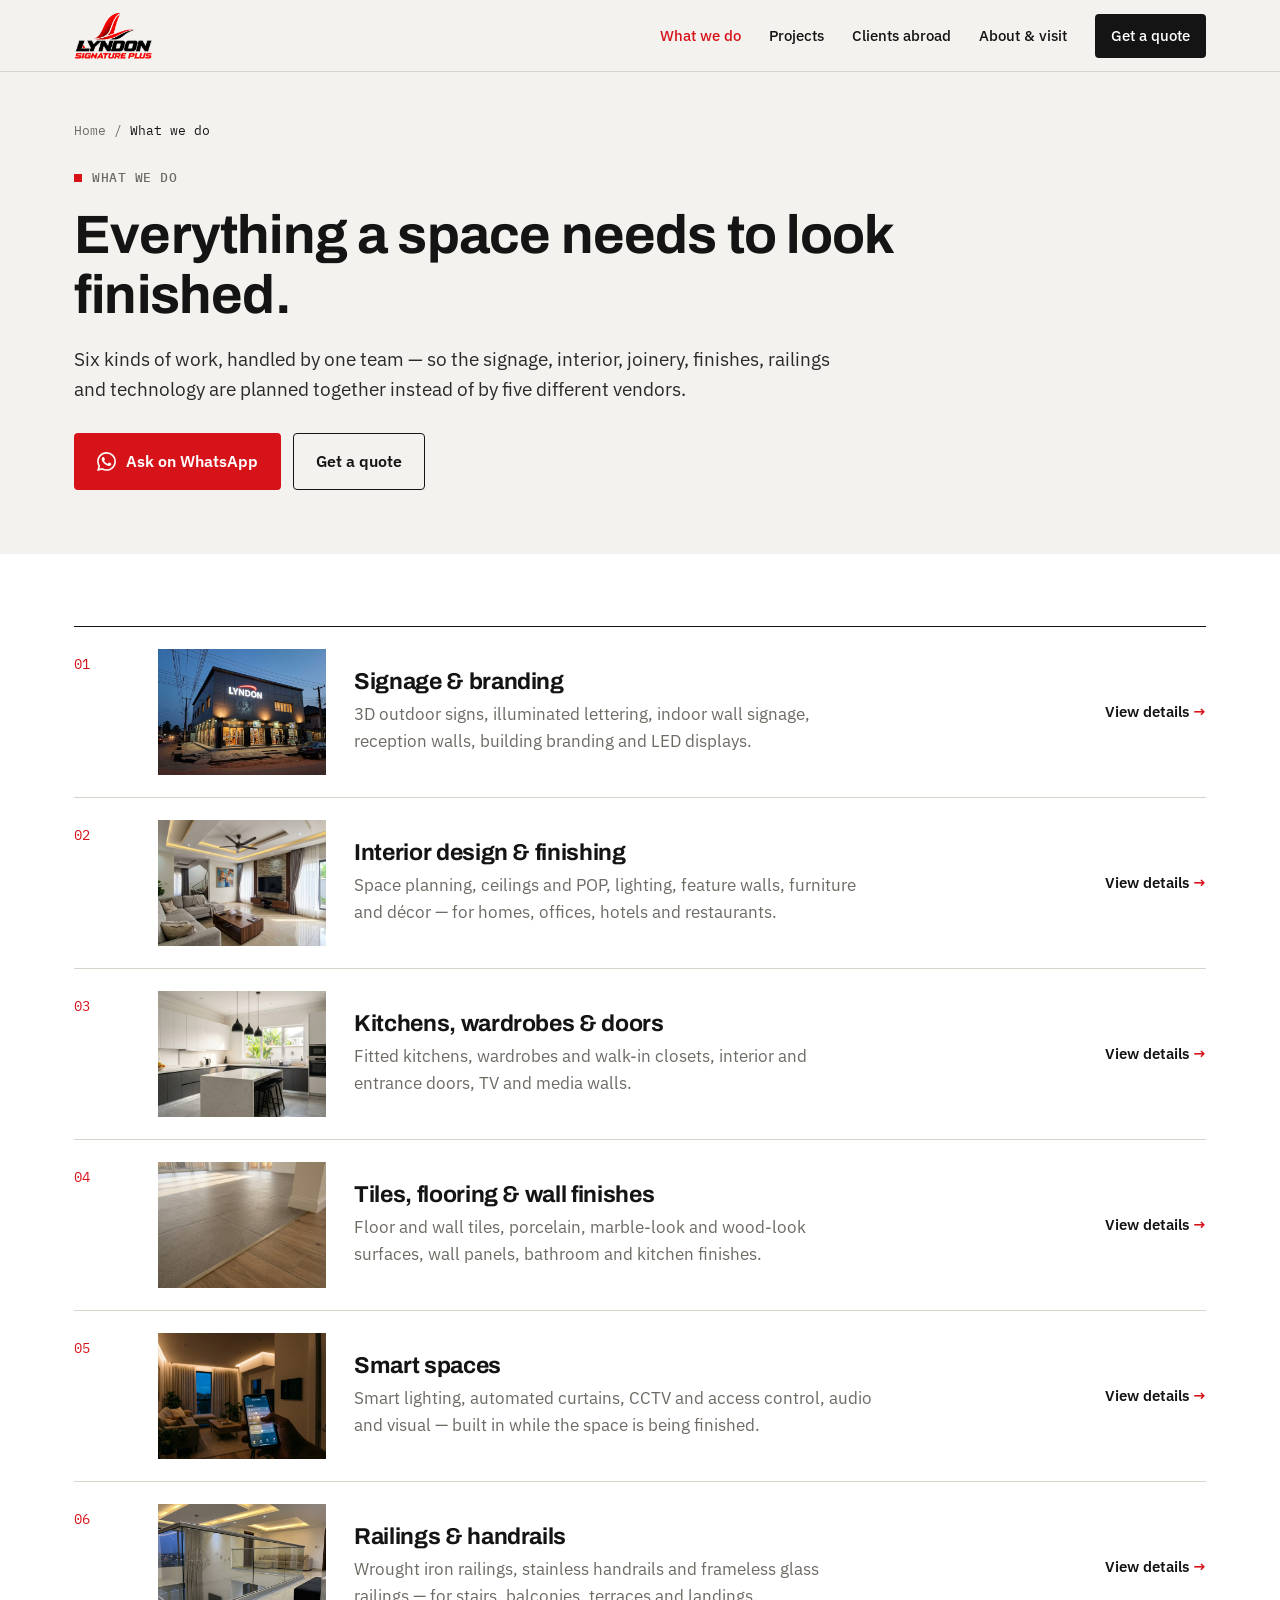
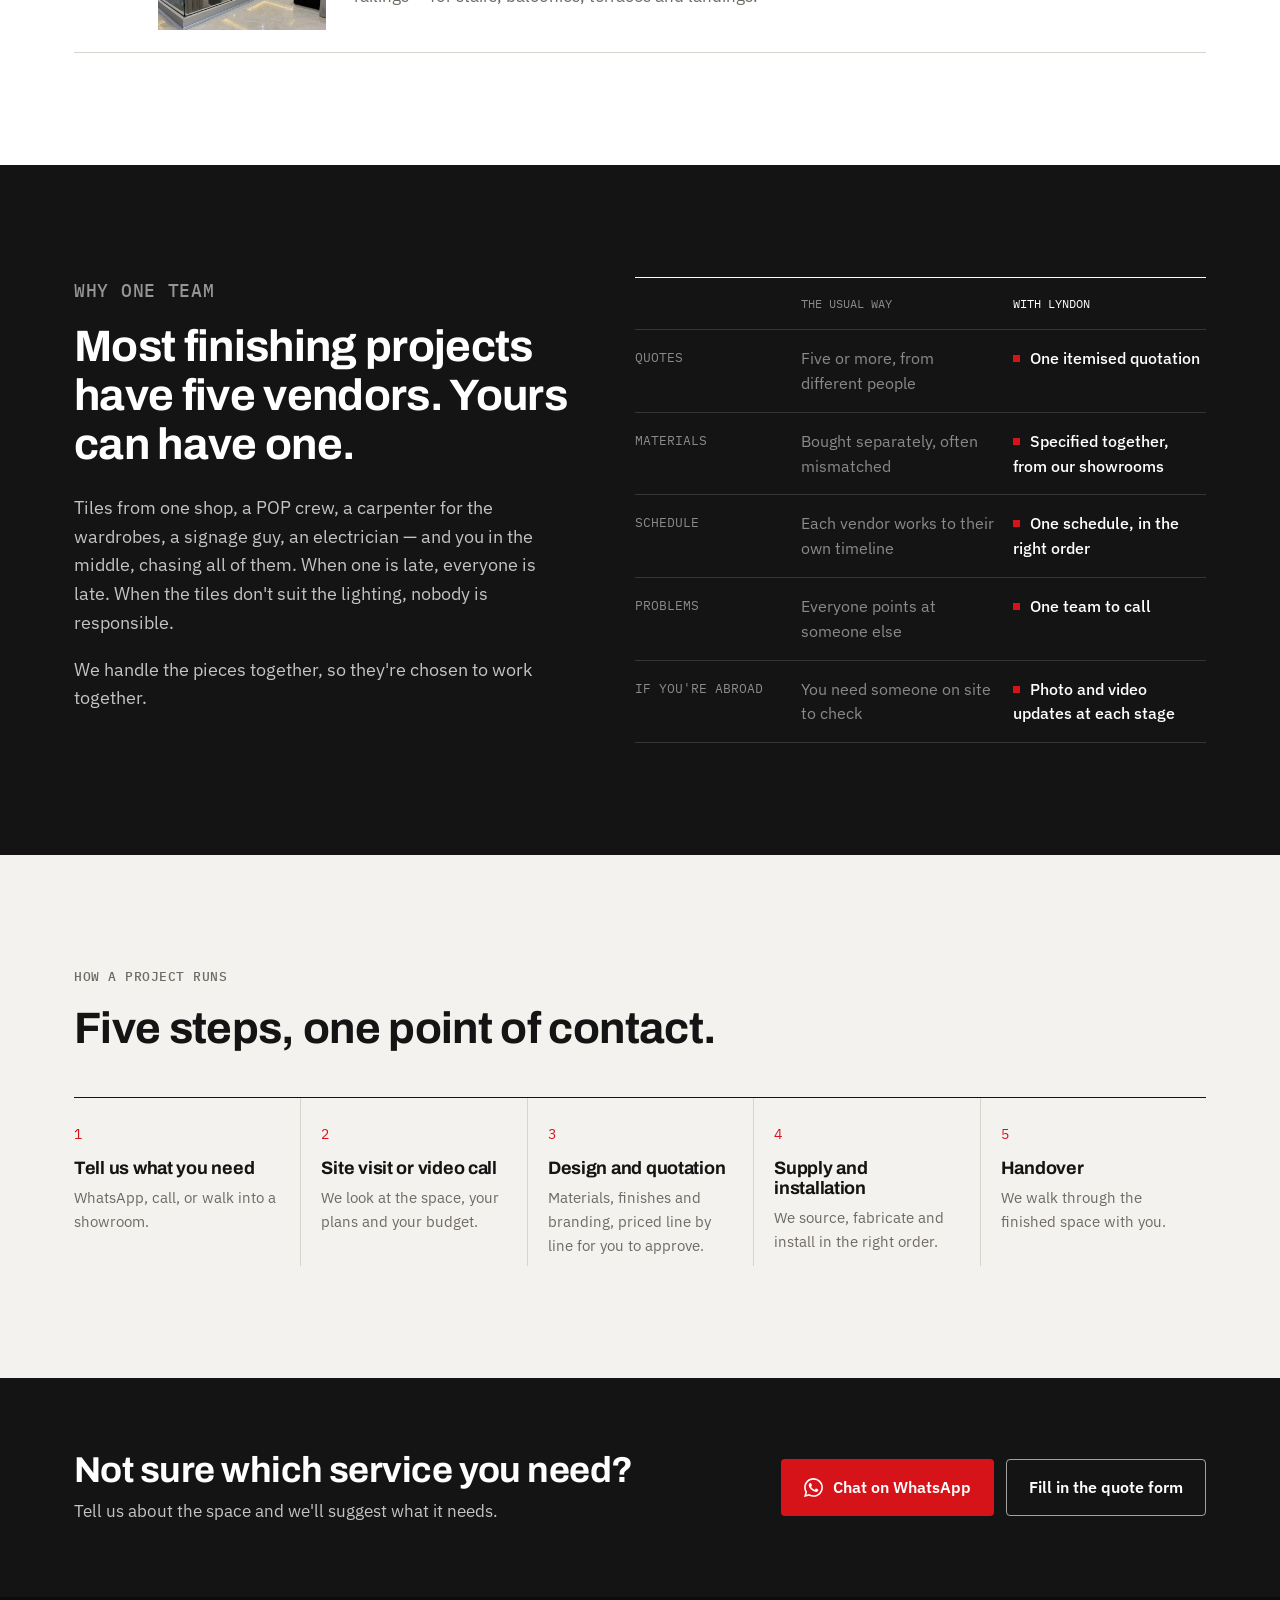
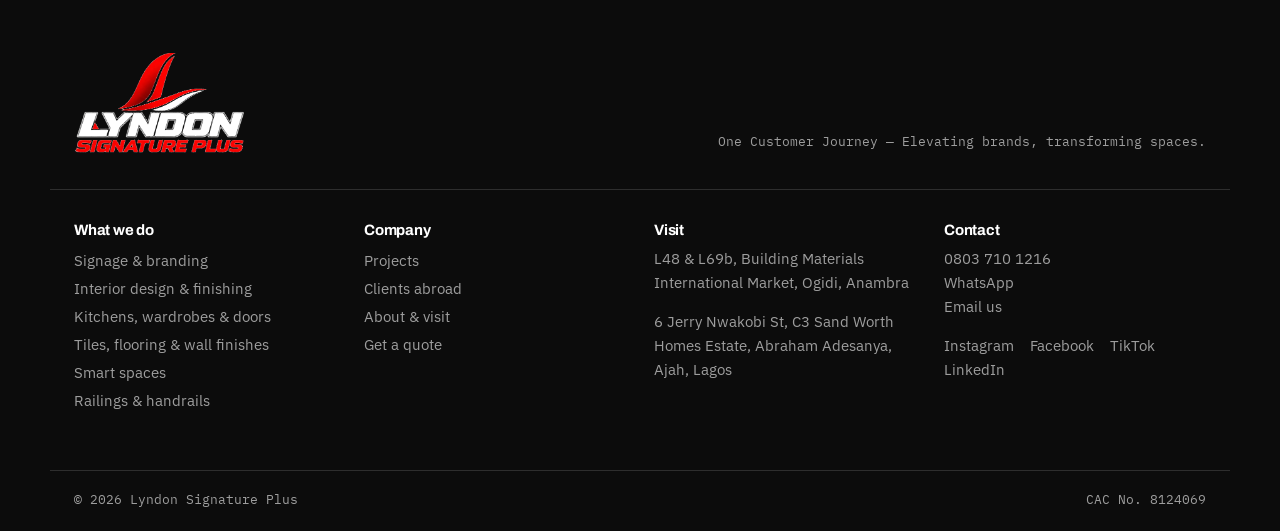
<file: website/services.html>
<!doctype html>
<html lang="en">
<head>
  <meta charset="utf-8">
  <meta name="viewport" content="width=device-width, initial-scale=1">
  <title>What We Do — Lyndon Signature Plus</title>
  <meta name="description" content="Signage &amp; branding, interior design, kitchens, wardrobes &amp; doors, tiles &amp; finishes and smart spaces — from one team in Ogidi and Lagos.">
  <meta name="theme-color" content="#f4f2ee">
  <meta property="og:title" content="What We Do — Lyndon Signature Plus">
  <meta property="og:description" content="Signage &amp; branding, interior design, kitchens, wardrobes &amp; doors, tiles &amp; finishes and smart spaces — from one team in Ogidi and Lagos.">
  <meta property="og:image" content="assets/img/hero-reception.jpg">
  <link rel="icon" type="image/png" href="assets/img/favicon.png">
  <link rel="preconnect" href="https://fonts.googleapis.com">
  <link rel="preconnect" href="https://fonts.gstatic.com" crossorigin>
  <link href="https://fonts.googleapis.com/css2?family=Archivo:wght@500;600;700;800&family=IBM+Plex+Mono:wght@400;500&family=IBM+Plex+Sans:wght@400;500;600&display=swap" rel="stylesheet">
  <link rel="stylesheet" href="assets/css/styles.css">
</head>
<body>

<header class="header" id="top">
  <div class="container header__inner">
    <a href="index.html" class="header__logo" aria-label="Lyndon Signature Plus home">
      <img src="assets/img/logo.png" alt="Lyndon Signature Plus" width="1084" height="638">
    </a>
    <nav class="nav" id="nav" aria-label="Main">
      <a href="services.html" aria-current="page">What we do</a>
      <a href="projects.html">Projects</a>
      <a href="abroad.html">Clients abroad</a>
      <a href="about.html">About &amp; visit</a>
      <a href="contact.html" class="nav__cta">Get a quote</a>
    </nav>
    <button class="menu-toggle" id="menuToggle" aria-label="Open menu" aria-expanded="false" aria-controls="nav">
      <span></span><span></span>
    </button>
  </div>
</header>

<main>

<section class="page-hero">
  <div class="container">
      <nav class="crumbs" aria-label="Breadcrumb"><a href="index.html">Home</a> <span>/</span> <span aria-current="page">What we do</span></nav>
    <p class="label"><span class="label__dot"></span>What we do</p>
    <h1>Everything a space needs to look finished.</h1>
    <p class="page-hero__lead">Six kinds of work, handled by one team — so the signage, interior, joinery, finishes, railings and technology are planned together instead of by five different vendors.</p>
    <div class="hero__ctas"><a href="https://wa.me/2348037101216?text=Hello%2C%20I%27d%20like%20to%20ask%20about%20your%20services." class="btn btn--red" target="_blank" rel="noopener"><svg viewBox="0 0 24 24" aria-hidden="true"><use href="#i-wa"/></svg> Ask on WhatsApp</a><a href="contact.html" class="btn btn--line">Get a quote</a></div>
  </div>
</section>

<section class="section section--flush-top">
  <div class="container">
    <ol class="catalogue">
      <li class="cat">
        <span class="cat__ref">01</span>
        <a class="cat__img" href="signage-branding.html" tabindex="-1" aria-hidden="true"><img src="assets/img/signage-outdoor.jpg" alt="" loading="lazy"></a>
        <div class="cat__body">
          <h3><a href="signage-branding.html">Signage &amp; branding</a></h3>
          <p>3D outdoor signs, illuminated lettering, indoor wall signage, reception walls, building branding and LED displays.</p>
        </div>
        <a class="cat__ask" href="signage-branding.html">View details <span>→</span></a>
      </li>
      <li class="cat">
        <span class="cat__ref">02</span>
        <a class="cat__img" href="interiors.html" tabindex="-1" aria-hidden="true"><img src="assets/img/interiors.jpg" alt="" loading="lazy"></a>
        <div class="cat__body">
          <h3><a href="interiors.html">Interior design &amp; finishing</a></h3>
          <p>Space planning, ceilings and POP, lighting, feature walls, furniture and décor — for homes, offices, hotels and restaurants.</p>
        </div>
        <a class="cat__ask" href="interiors.html">View details <span>→</span></a>
      </li>
      <li class="cat">
        <span class="cat__ref">03</span>
        <a class="cat__img" href="kitchens-wardrobes-doors.html" tabindex="-1" aria-hidden="true"><img src="assets/img/kitchens.jpg" alt="" loading="lazy"></a>
        <div class="cat__body">
          <h3><a href="kitchens-wardrobes-doors.html">Kitchens, wardrobes &amp; doors</a></h3>
          <p>Fitted kitchens, wardrobes and walk-in closets, interior and entrance doors, TV and media walls.</p>
        </div>
        <a class="cat__ask" href="kitchens-wardrobes-doors.html">View details <span>→</span></a>
      </li>
      <li class="cat">
        <span class="cat__ref">04</span>
        <a class="cat__img" href="tiles-finishes.html" tabindex="-1" aria-hidden="true"><img src="assets/img/flooring.jpg" alt="" loading="lazy"></a>
        <div class="cat__body">
          <h3><a href="tiles-finishes.html">Tiles, flooring &amp; wall finishes</a></h3>
          <p>Floor and wall tiles, porcelain, marble-look and wood-look surfaces, wall panels, bathroom and kitchen finishes.</p>
        </div>
        <a class="cat__ask" href="tiles-finishes.html">View details <span>→</span></a>
      </li>
      <li class="cat">
        <span class="cat__ref">05</span>
        <a class="cat__img" href="smart-spaces.html" tabindex="-1" aria-hidden="true"><img src="assets/img/smart-lighting.jpg" alt="" loading="lazy"></a>
        <div class="cat__body">
          <h3><a href="smart-spaces.html">Smart spaces</a></h3>
          <p>Smart lighting, automated curtains, CCTV and access control, audio and visual — built in while the space is being finished.</p>
        </div>
        <a class="cat__ask" href="smart-spaces.html">View details <span>→</span></a>
      </li>
      <li class="cat">
        <span class="cat__ref">06</span>
        <a class="cat__img" href="tiles-finishes.html#railings" tabindex="-1" aria-hidden="true"><img src="assets/img/railing-glass.jpg" alt="" loading="lazy"></a>
        <div class="cat__body">
          <h3><a href="tiles-finishes.html#railings">Railings &amp; handrails</a></h3>
          <p>Wrought iron railings, stainless handrails and frameless glass railings — for stairs, balconies, terraces and landings.</p>
        </div>
        <a class="cat__ask" href="tiles-finishes.html#railings">View details <span>→</span></a>
      </li>
    </ol>
  </div>
</section>
<section class="section section--ink" id="why">
  <div class="container why">
    <div class="why__text">
      <p class="label label--light">Why one team</p>
      <h2>Most finishing projects have five vendors. Yours can have one.</h2>
      <p>Tiles from one shop, a POP crew, a carpenter for the wardrobes, a signage guy, an electrician — and you in the middle, chasing all of them. When one is late, everyone is late. When the tiles don't suit the lighting, nobody is responsible.</p>
      <p>We handle the pieces together, so they're chosen to work together.</p>
    </div>

    <div class="compare" role="table" aria-label="The usual way compared with Lyndon">
      <div class="compare__row compare__row--head" role="row">
        <span role="columnheader"></span>
        <span role="columnheader">The usual way</span>
        <span role="columnheader">With Lyndon</span>
      </div>
      <div class="compare__row" role="row">
        <span role="rowheader">Quotes</span>
        <span role="cell">Five or more, from different people</span>
        <span role="cell">One itemised quotation</span>
      </div>
      <div class="compare__row" role="row">
        <span role="rowheader">Materials</span>
        <span role="cell">Bought separately, often mismatched</span>
        <span role="cell">Specified together, from our showrooms</span>
      </div>
      <div class="compare__row" role="row">
        <span role="rowheader">Schedule</span>
        <span role="cell">Each vendor works to their own timeline</span>
        <span role="cell">One schedule, in the right order</span>
      </div>
      <div class="compare__row" role="row">
        <span role="rowheader">Problems</span>
        <span role="cell">Everyone points at someone else</span>
        <span role="cell">One team to call</span>
      </div>
      <div class="compare__row" role="row">
        <span role="rowheader">If you're abroad</span>
        <span role="cell">You need someone on site to check</span>
        <span role="cell">Photo and video updates at each stage</span>
      </div>
    </div>
  </div>
</section>
<section class="section section--paper">
  <div class="container">
    <div class="head">
      <p class="label">How a project runs</p>
      <h2>Five steps, one point of contact.</h2>
    </div>
    <ol class="steps">
      <li><span>1</span><h3>Tell us what you need</h3><p>WhatsApp, call, or walk into a showroom.</p></li>
      <li><span>2</span><h3>Site visit or video call</h3><p>We look at the space, your plans and your budget.</p></li>
      <li><span>3</span><h3>Design and quotation</h3><p>Materials, finishes and branding, priced line by line for you to approve.</p></li>
      <li><span>4</span><h3>Supply and installation</h3><p>We source, fabricate and install in the right order.</p></li>
      <li><span>5</span><h3>Handover</h3><p>We walk through the finished space with you.</p></li>
    </ol>
  </div>
</section>

<section class="cta-band">
  <div class="container cta-band__inner">
    <div>
      <h2>Not sure which service you need?</h2>
      <p>Tell us about the space and we'll suggest what it needs.</p>
    </div>
    <div class="hero__ctas">
      <a href="https://wa.me/2348037101216?text=Hello%2C%20I%27m%20not%20sure%20what%20I%20need%20%E2%80%94%20can%20you%20help%3F" class="btn btn--red" target="_blank" rel="noopener"><svg viewBox="0 0 24 24" aria-hidden="true"><use href="#i-wa"/></svg> Chat on WhatsApp</a>
      <a href="contact.html" class="btn btn--line-light">Fill in the quote form</a>
    </div>
  </div>
</section>

</main>

<footer class="footer">
  <div class="container footer__top">
    <a href="index.html"><img src="assets/img/logo-light.png" alt="Lyndon Signature Plus" width="1084" height="638" loading="lazy"></a>
    <p class="footer__line">One Customer Journey — Elevating brands, transforming spaces.</p>
  </div>
  <div class="container footer__grid">
    <div>
      <h4>What we do</h4>
      <p class="footer__links"><a href="signage-branding.html">Signage &amp; branding</a><a href="interiors.html">Interior design &amp; finishing</a><a href="kitchens-wardrobes-doors.html">Kitchens, wardrobes &amp; doors</a><a href="tiles-finishes.html">Tiles, flooring &amp; wall finishes</a><a href="smart-spaces.html">Smart spaces</a><a href="tiles-finishes.html#railings">Railings &amp; handrails</a></p>
    </div>
    <div>
      <h4>Company</h4>
      <p class="footer__links"><a href="projects.html">Projects</a><a href="abroad.html">Clients abroad</a><a href="about.html">About &amp; visit</a><a href="contact.html">Get a quote</a></p>
    </div>
    <div>
      <h4>Visit</h4>
      <p>L48 &amp; L69b, Building Materials International Market, Ogidi, Anambra</p>
      <p>6 Jerry Nwakobi St, C3 Sand Worth Homes Estate, Abraham Adesanya, Ajah, Lagos</p>
    </div>
    <div>
      <h4>Contact</h4>
      <p><a href="tel:+2348037101216">0803 710 1216</a><br><a href="https://wa.me/2348037101216" target="_blank" rel="noopener">WhatsApp</a><br><a href="mailto:experiencelyndonsignature@gmail.com">Email us</a></p>
      <!-- TODO: real profile URLs (flyer handle: "@Lyndon signatures") -->
      <p class="footer__social"><a href="#">Instagram</a> <a href="#">Facebook</a> <a href="#">TikTok</a> <a href="#">LinkedIn</a></p>
    </div>
  </div>
  <div class="container footer__base">
    <p>© <span id="year">2026</span> Lyndon Signature Plus</p>
    <p>CAC No. 8124069</p>
  </div>
</footer>

<nav class="bottombar" aria-label="Quick contact">
  <a href="https://wa.me/2348037101216" target="_blank" rel="noopener"><svg viewBox="0 0 24 24" aria-hidden="true"><use href="#i-wa"/></svg>WhatsApp</a>
  <a href="tel:+2348037101216">Call</a>
  <a href="contact.html" class="bottombar__cta">Get a quote</a>
</nav>

<svg width="0" height="0" style="position:absolute" aria-hidden="true">
  <symbol id="i-wa" viewBox="0 0 24 24"><path fill="currentColor" d="M17.47 14.38c-.3-.15-1.76-.87-2.03-.97-.27-.1-.47-.15-.67.15-.2.3-.77.97-.94 1.17-.17.2-.35.22-.65.07-.3-.15-1.26-.46-2.4-1.48-.89-.79-1.49-1.77-1.66-2.07-.17-.3-.02-.46.13-.61.13-.13.3-.35.45-.52.15-.17.2-.3.3-.5.1-.2.05-.37-.03-.52-.07-.15-.67-1.62-.92-2.22-.24-.58-.49-.5-.67-.51h-.57c-.2 0-.52.07-.79.37-.27.3-1.04 1.02-1.04 2.48s1.07 2.88 1.21 3.08c.15.2 2.1 3.2 5.08 4.49.71.31 1.26.49 1.69.63.71.23 1.36.2 1.87.12.57-.09 1.76-.72 2.01-1.41.25-.69.25-1.29.17-1.41-.07-.12-.27-.2-.57-.35zM12.04 21.8h-.01a9.8 9.8 0 0 1-5-1.37l-.36-.21-3.72.98 1-3.63-.24-.37a9.8 9.8 0 0 1-1.5-5.22c0-5.42 4.42-9.84 9.85-9.84a9.78 9.78 0 0 1 6.96 2.89 9.78 9.78 0 0 1 2.88 6.96c0 5.43-4.42 9.85-9.85 9.85zm8.38-18.23A11.77 11.77 0 0 0 12.04.1C5.5.1.17 5.42.17 11.97c0 2.09.55 4.13 1.59 5.93L.07 24l6.25-1.64a11.84 11.84 0 0 0 5.71 1.46h.01c6.54 0 11.87-5.33 11.87-11.88 0-3.17-1.24-6.16-3.49-8.4z"/></symbol>
</svg>

<script src="assets/js/main.js"></script>
</body>
</html>
</file>
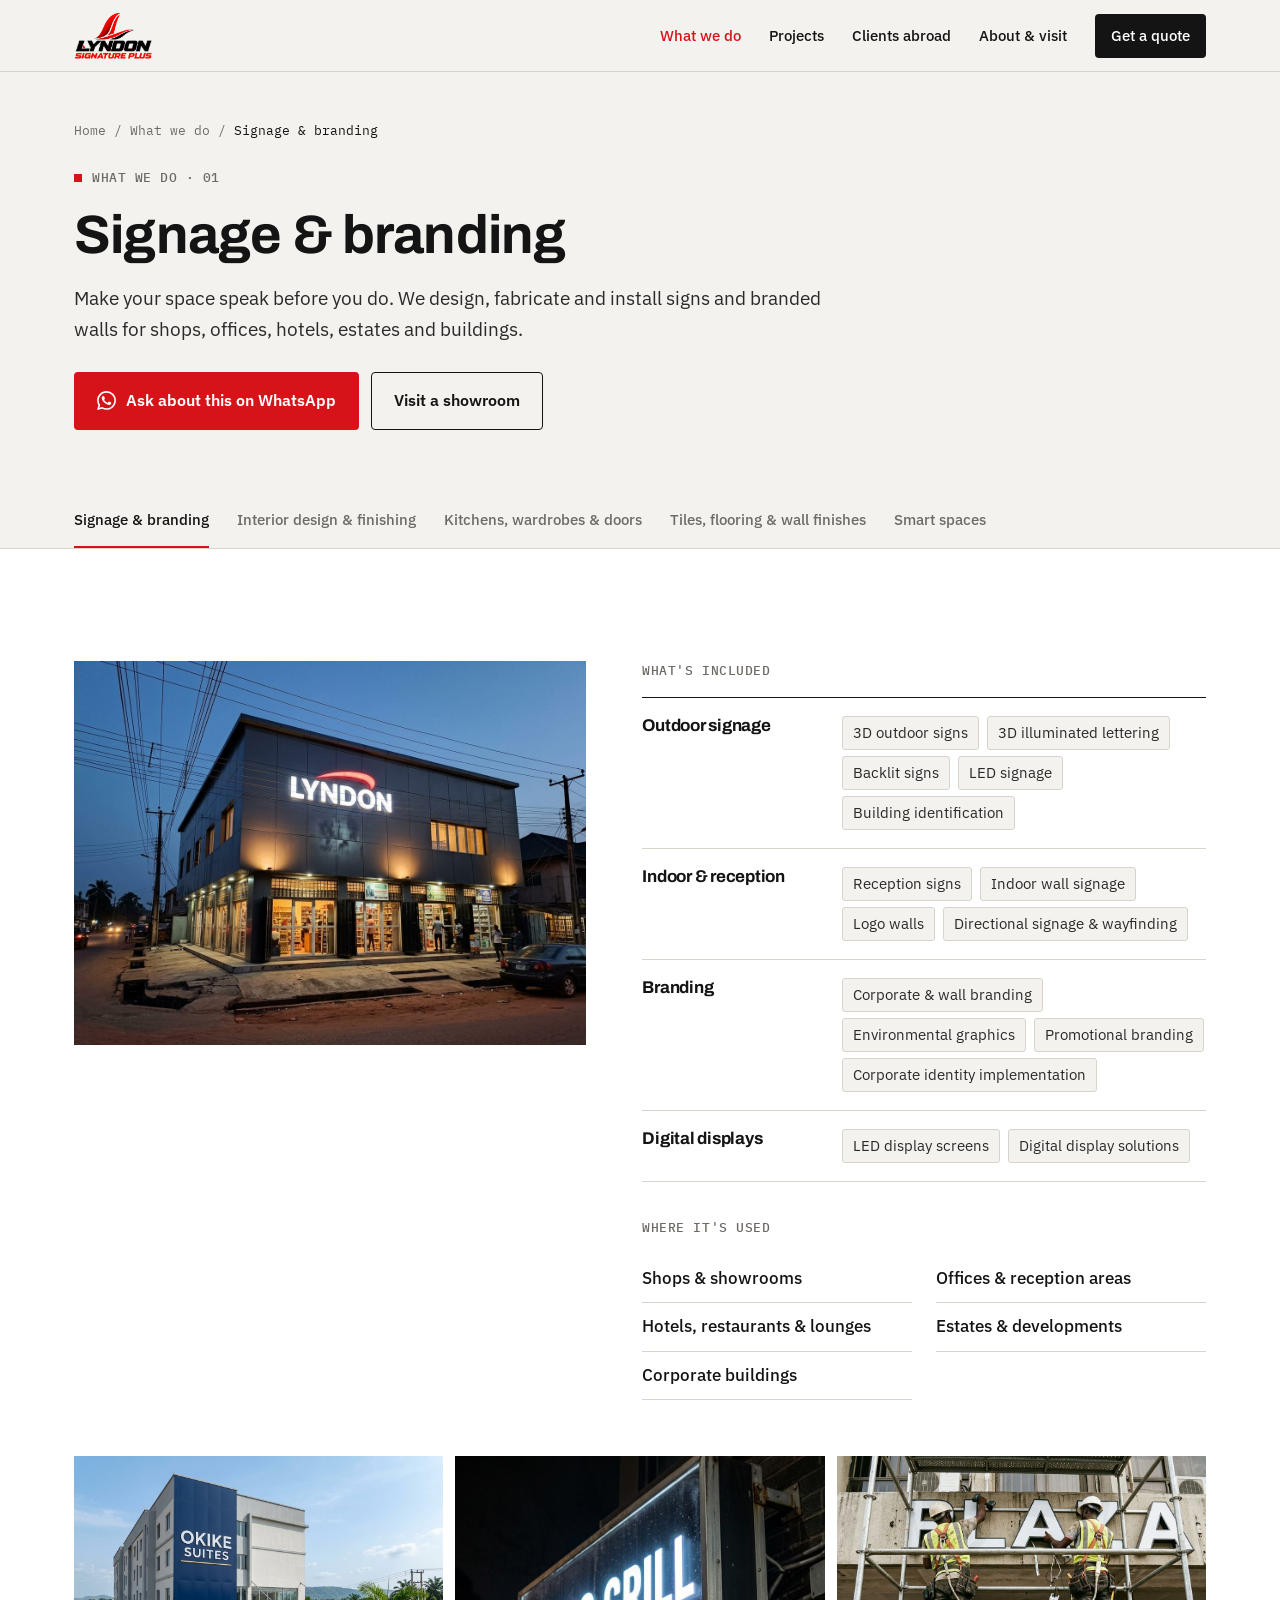
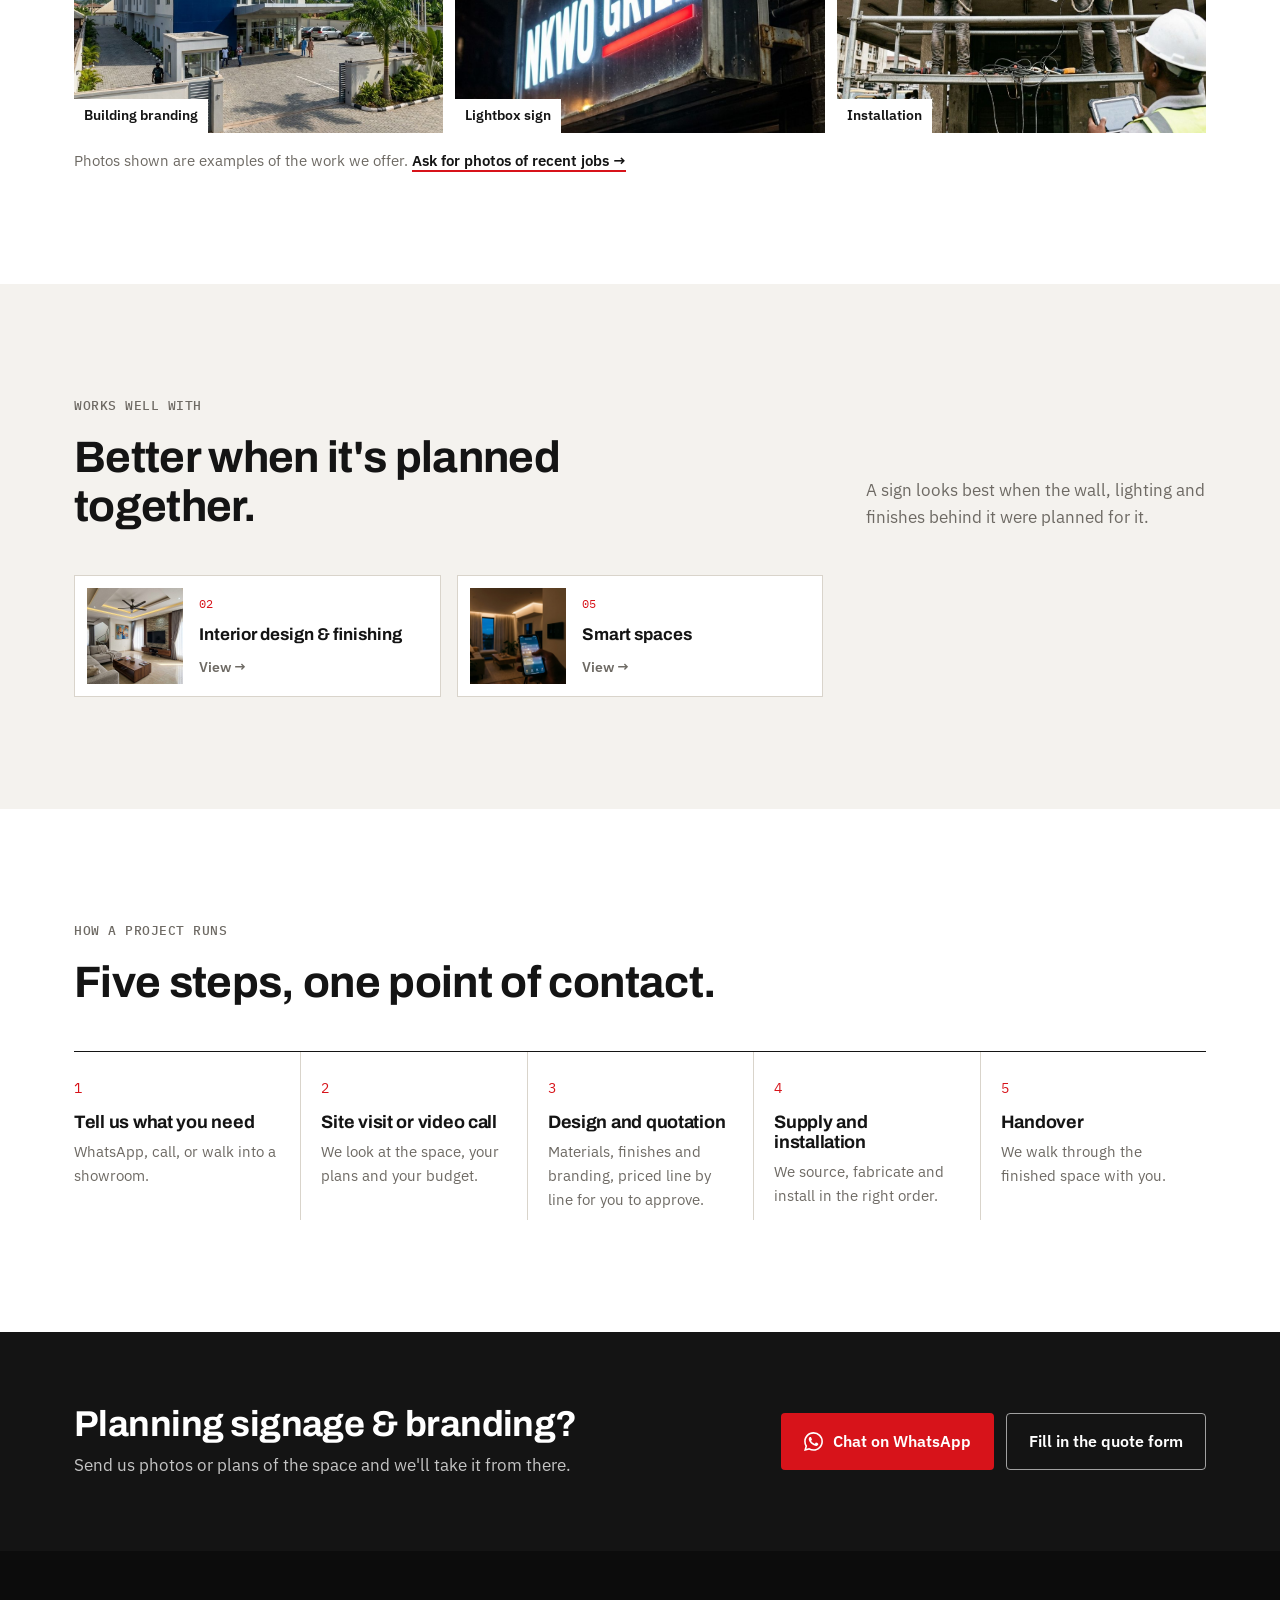
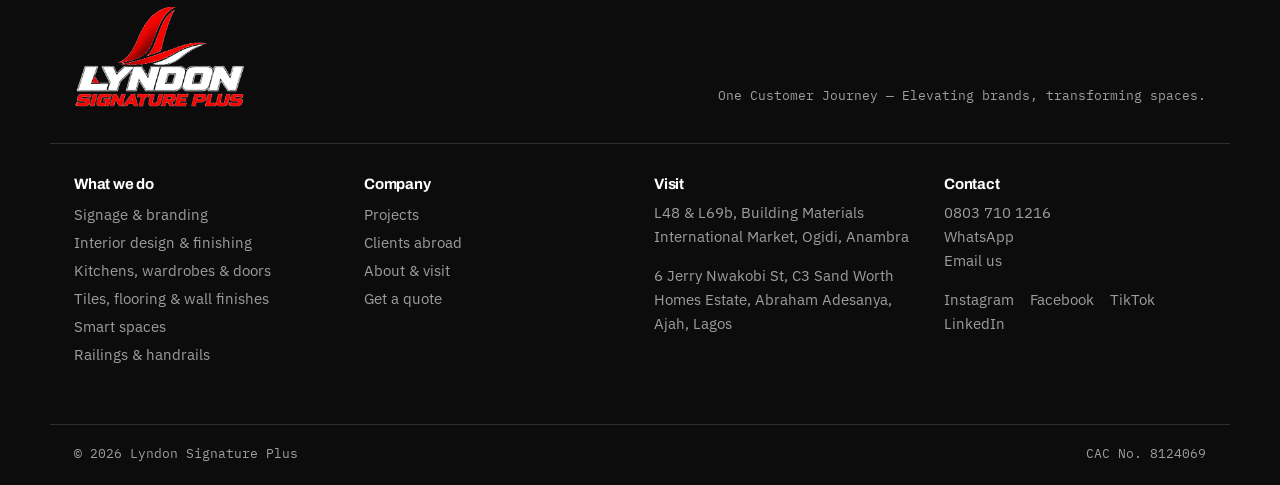
<file: website/signage-branding.html>
<!doctype html>
<html lang="en">
<head>
  <meta charset="utf-8">
  <meta name="viewport" content="width=device-width, initial-scale=1">
  <title>Signage &amp; Branding — Lyndon Signature Plus</title>
  <meta name="description" content="Make your space speak before you do. We design, fabricate and install signs and branded walls for shops, offices, hotels, estates and buildings. Ogidi, Anambra · Ajah, Lagos.">
  <meta name="theme-color" content="#f4f2ee">
  <meta property="og:title" content="Signage &amp; Branding — Lyndon Signature Plus">
  <meta property="og:description" content="Make your space speak before you do. We design, fabricate and install signs and branded walls for shops, offices, hotels, estates and buildings. Ogidi, Anambra · Ajah, Lagos.">
  <meta property="og:image" content="assets/img/hero-reception.jpg">
  <link rel="icon" type="image/png" href="assets/img/favicon.png">
  <link rel="preconnect" href="https://fonts.googleapis.com">
  <link rel="preconnect" href="https://fonts.gstatic.com" crossorigin>
  <link href="https://fonts.googleapis.com/css2?family=Archivo:wght@500;600;700;800&family=IBM+Plex+Mono:wght@400;500&family=IBM+Plex+Sans:wght@400;500;600&display=swap" rel="stylesheet">
  <link rel="stylesheet" href="assets/css/styles.css">
</head>
<body>

<header class="header" id="top">
  <div class="container header__inner">
    <a href="index.html" class="header__logo" aria-label="Lyndon Signature Plus home">
      <img src="assets/img/logo.png" alt="Lyndon Signature Plus" width="1084" height="638">
    </a>
    <nav class="nav" id="nav" aria-label="Main">
      <a href="services.html" aria-current="page">What we do</a>
      <a href="projects.html">Projects</a>
      <a href="abroad.html">Clients abroad</a>
      <a href="about.html">About &amp; visit</a>
      <a href="contact.html" class="nav__cta">Get a quote</a>
    </nav>
    <button class="menu-toggle" id="menuToggle" aria-label="Open menu" aria-expanded="false" aria-controls="nav">
      <span></span><span></span>
    </button>
  </div>
</header>

<main>

<section class="page-hero">
  <div class="container">
      <nav class="crumbs" aria-label="Breadcrumb"><a href="index.html">Home</a> <span>/</span> <a href="services.html">What we do</a> <span>/</span> <span aria-current="page">Signage &amp; branding</span></nav>
    <p class="label"><span class="label__dot"></span>What we do · 01</p>
    <h1>Signage &amp; branding</h1>
    <p class="page-hero__lead">Make your space speak before you do. We design, fabricate and install signs and branded walls for shops, offices, hotels, estates and buildings.</p>
    <div class="hero__ctas"><a href="https://wa.me/2348037101216?text=Hello%2C%20I%27d%20like%20to%20ask%20about%20signage%20%26%20branding." class="btn btn--red" target="_blank" rel="noopener"><svg viewBox="0 0 24 24" aria-hidden="true"><use href="#i-wa"/></svg> Ask about this on WhatsApp</a><a href="about.html#visit" class="btn btn--line">Visit a showroom</a></div>
  </div>
</section>

<div class="svc-tabs"><div class="container svc-tabs__inner"><a href="signage-branding.html" aria-current="page">Signage &amp; branding</a><a href="interiors.html">Interior design &amp; finishing</a><a href="kitchens-wardrobes-doors.html">Kitchens, wardrobes &amp; doors</a><a href="tiles-finishes.html">Tiles, flooring &amp; wall finishes</a><a href="smart-spaces.html">Smart spaces</a></div></div>

<section class="section">
  <div class="container svc">
    <figure class="svc__img"><img src="assets/img/signage-outdoor.jpg" alt="Illuminated 3D outdoor signage"></figure>
    <div class="svc__spec">
      <p class="label">What's included</p>
      <div class="spec">
      <div class="spec__group">
        <h3>Outdoor signage</h3>
        <ul><li>3D outdoor signs</li><li>3D illuminated lettering</li><li>Backlit signs</li><li>LED signage</li><li>Building identification</li></ul>
      </div>
      <div class="spec__group">
        <h3>Indoor &amp; reception</h3>
        <ul><li>Reception signs</li><li>Indoor wall signage</li><li>Logo walls</li><li>Directional signage &amp; wayfinding</li></ul>
      </div>
      <div class="spec__group">
        <h3>Branding</h3>
        <ul><li>Corporate &amp; wall branding</li><li>Environmental graphics</li><li>Promotional branding</li><li>Corporate identity implementation</li></ul>
      </div>
      <div class="spec__group">
        <h3>Digital displays</h3>
        <ul><li>LED display screens</li><li>Digital display solutions</li></ul>
      </div>
      </div>
      <div class="used">
        <p class="label">Where it's used</p>
        <ul><li>Shops &amp; showrooms</li><li>Offices &amp; reception areas</li><li>Hotels, restaurants &amp; lounges</li><li>Estates &amp; developments</li><li>Corporate buildings</li></ul>
      </div>
    </div>
  </div>
  <div class="container">
    <div class="svc-gallery">
      <figure><img src="assets/img/building-branding.jpg" alt="Building branding" loading="lazy"><figcaption>Building branding</figcaption></figure>
      <figure><img src="assets/img/logo-wall.jpg" alt="Lightbox sign" loading="lazy"><figcaption>Lightbox sign</figcaption></figure>
      <figure><img src="assets/img/installation.jpg" alt="Installation" loading="lazy"><figcaption>Installation</figcaption></figure>
    </div>
    <p class="svc-note">Photos shown are examples of the work we offer. <a class="text-link" href="https://wa.me/2348037101216?text=Hello%2C%20could%20you%20send%20me%20photos%20of%20recent%20signage%20%26%20branding%20jobs%3F" target="_blank" rel="noopener">Ask for photos of recent jobs →</a></p>
  </div>
</section>

<section class="section section--paper">
  <div class="container">
    <div class="head head--row">
      <div>
        <p class="label">Works well with</p>
        <h2>Better when it's planned together.</h2>
      </div>
      <p class="head__note">A sign looks best when the wall, lighting and finishes behind it were planned for it.</p>
    </div>
    <div class="pairs">
      <a class="pair" href="interiors.html">
        <img src="assets/img/interiors.jpg" alt="" loading="lazy">
        <span class="pair__n">02</span>
        <strong>Interior design &amp; finishing</strong>
        <span class="pair__go">View →</span>
      </a>
      <a class="pair" href="smart-spaces.html">
        <img src="assets/img/smart-lighting.jpg" alt="" loading="lazy">
        <span class="pair__n">05</span>
        <strong>Smart spaces</strong>
        <span class="pair__go">View →</span>
      </a>
    </div>
  </div>
</section>

<section class="section">
  <div class="container">
    <div class="head">
      <p class="label">How a project runs</p>
      <h2>Five steps, one point of contact.</h2>
    </div>
    <ol class="steps">
      <li><span>1</span><h3>Tell us what you need</h3><p>WhatsApp, call, or walk into a showroom.</p></li>
      <li><span>2</span><h3>Site visit or video call</h3><p>We look at the space, your plans and your budget.</p></li>
      <li><span>3</span><h3>Design and quotation</h3><p>Materials, finishes and branding, priced line by line for you to approve.</p></li>
      <li><span>4</span><h3>Supply and installation</h3><p>We source, fabricate and install in the right order.</p></li>
      <li><span>5</span><h3>Handover</h3><p>We walk through the finished space with you.</p></li>
    </ol>
  </div>
</section>

<section class="cta-band">
  <div class="container cta-band__inner">
    <div>
      <h2>Planning signage &amp; branding?</h2>
      <p>Send us photos or plans of the space and we'll take it from there.</p>
    </div>
    <div class="hero__ctas">
      <a href="https://wa.me/2348037101216?text=Hello%2C%20I%27d%20like%20to%20ask%20about%20signage%20%26%20branding." class="btn btn--red" target="_blank" rel="noopener"><svg viewBox="0 0 24 24" aria-hidden="true"><use href="#i-wa"/></svg> Chat on WhatsApp</a>
      <a href="contact.html" class="btn btn--line-light">Fill in the quote form</a>
    </div>
  </div>
</section>

</main>

<footer class="footer">
  <div class="container footer__top">
    <a href="index.html"><img src="assets/img/logo-light.png" alt="Lyndon Signature Plus" width="1084" height="638" loading="lazy"></a>
    <p class="footer__line">One Customer Journey — Elevating brands, transforming spaces.</p>
  </div>
  <div class="container footer__grid">
    <div>
      <h4>What we do</h4>
      <p class="footer__links"><a href="signage-branding.html">Signage &amp; branding</a><a href="interiors.html">Interior design &amp; finishing</a><a href="kitchens-wardrobes-doors.html">Kitchens, wardrobes &amp; doors</a><a href="tiles-finishes.html">Tiles, flooring &amp; wall finishes</a><a href="smart-spaces.html">Smart spaces</a><a href="tiles-finishes.html#railings">Railings &amp; handrails</a></p>
    </div>
    <div>
      <h4>Company</h4>
      <p class="footer__links"><a href="projects.html">Projects</a><a href="abroad.html">Clients abroad</a><a href="about.html">About &amp; visit</a><a href="contact.html">Get a quote</a></p>
    </div>
    <div>
      <h4>Visit</h4>
      <p>L48 &amp; L69b, Building Materials International Market, Ogidi, Anambra</p>
      <p>6 Jerry Nwakobi St, C3 Sand Worth Homes Estate, Abraham Adesanya, Ajah, Lagos</p>
    </div>
    <div>
      <h4>Contact</h4>
      <p><a href="tel:+2348037101216">0803 710 1216</a><br><a href="https://wa.me/2348037101216" target="_blank" rel="noopener">WhatsApp</a><br><a href="mailto:experiencelyndonsignature@gmail.com">Email us</a></p>
      <!-- TODO: real profile URLs (flyer handle: "@Lyndon signatures") -->
      <p class="footer__social"><a href="#">Instagram</a> <a href="#">Facebook</a> <a href="#">TikTok</a> <a href="#">LinkedIn</a></p>
    </div>
  </div>
  <div class="container footer__base">
    <p>© <span id="year">2026</span> Lyndon Signature Plus</p>
    <p>CAC No. 8124069</p>
  </div>
</footer>

<nav class="bottombar" aria-label="Quick contact">
  <a href="https://wa.me/2348037101216" target="_blank" rel="noopener"><svg viewBox="0 0 24 24" aria-hidden="true"><use href="#i-wa"/></svg>WhatsApp</a>
  <a href="tel:+2348037101216">Call</a>
  <a href="contact.html" class="bottombar__cta">Get a quote</a>
</nav>

<svg width="0" height="0" style="position:absolute" aria-hidden="true">
  <symbol id="i-wa" viewBox="0 0 24 24"><path fill="currentColor" d="M17.47 14.38c-.3-.15-1.76-.87-2.03-.97-.27-.1-.47-.15-.67.15-.2.3-.77.97-.94 1.17-.17.2-.35.22-.65.07-.3-.15-1.26-.46-2.4-1.48-.89-.79-1.49-1.77-1.66-2.07-.17-.3-.02-.46.13-.61.13-.13.3-.35.45-.52.15-.17.2-.3.3-.5.1-.2.05-.37-.03-.52-.07-.15-.67-1.62-.92-2.22-.24-.58-.49-.5-.67-.51h-.57c-.2 0-.52.07-.79.37-.27.3-1.04 1.02-1.04 2.48s1.07 2.88 1.21 3.08c.15.2 2.1 3.2 5.08 4.49.71.31 1.26.49 1.69.63.71.23 1.36.2 1.87.12.57-.09 1.76-.72 2.01-1.41.25-.69.25-1.29.17-1.41-.07-.12-.27-.2-.57-.35zM12.04 21.8h-.01a9.8 9.8 0 0 1-5-1.37l-.36-.21-3.72.98 1-3.63-.24-.37a9.8 9.8 0 0 1-1.5-5.22c0-5.42 4.42-9.84 9.85-9.84a9.78 9.78 0 0 1 6.96 2.89 9.78 9.78 0 0 1 2.88 6.96c0 5.43-4.42 9.85-9.85 9.85zm8.38-18.23A11.77 11.77 0 0 0 12.04.1C5.5.1.17 5.42.17 11.97c0 2.09.55 4.13 1.59 5.93L.07 24l6.25-1.64a11.84 11.84 0 0 0 5.71 1.46h.01c6.54 0 11.87-5.33 11.87-11.88 0-3.17-1.24-6.16-3.49-8.4z"/></symbol>
</svg>

<script src="assets/js/main.js"></script>
</body>
</html>
</file>
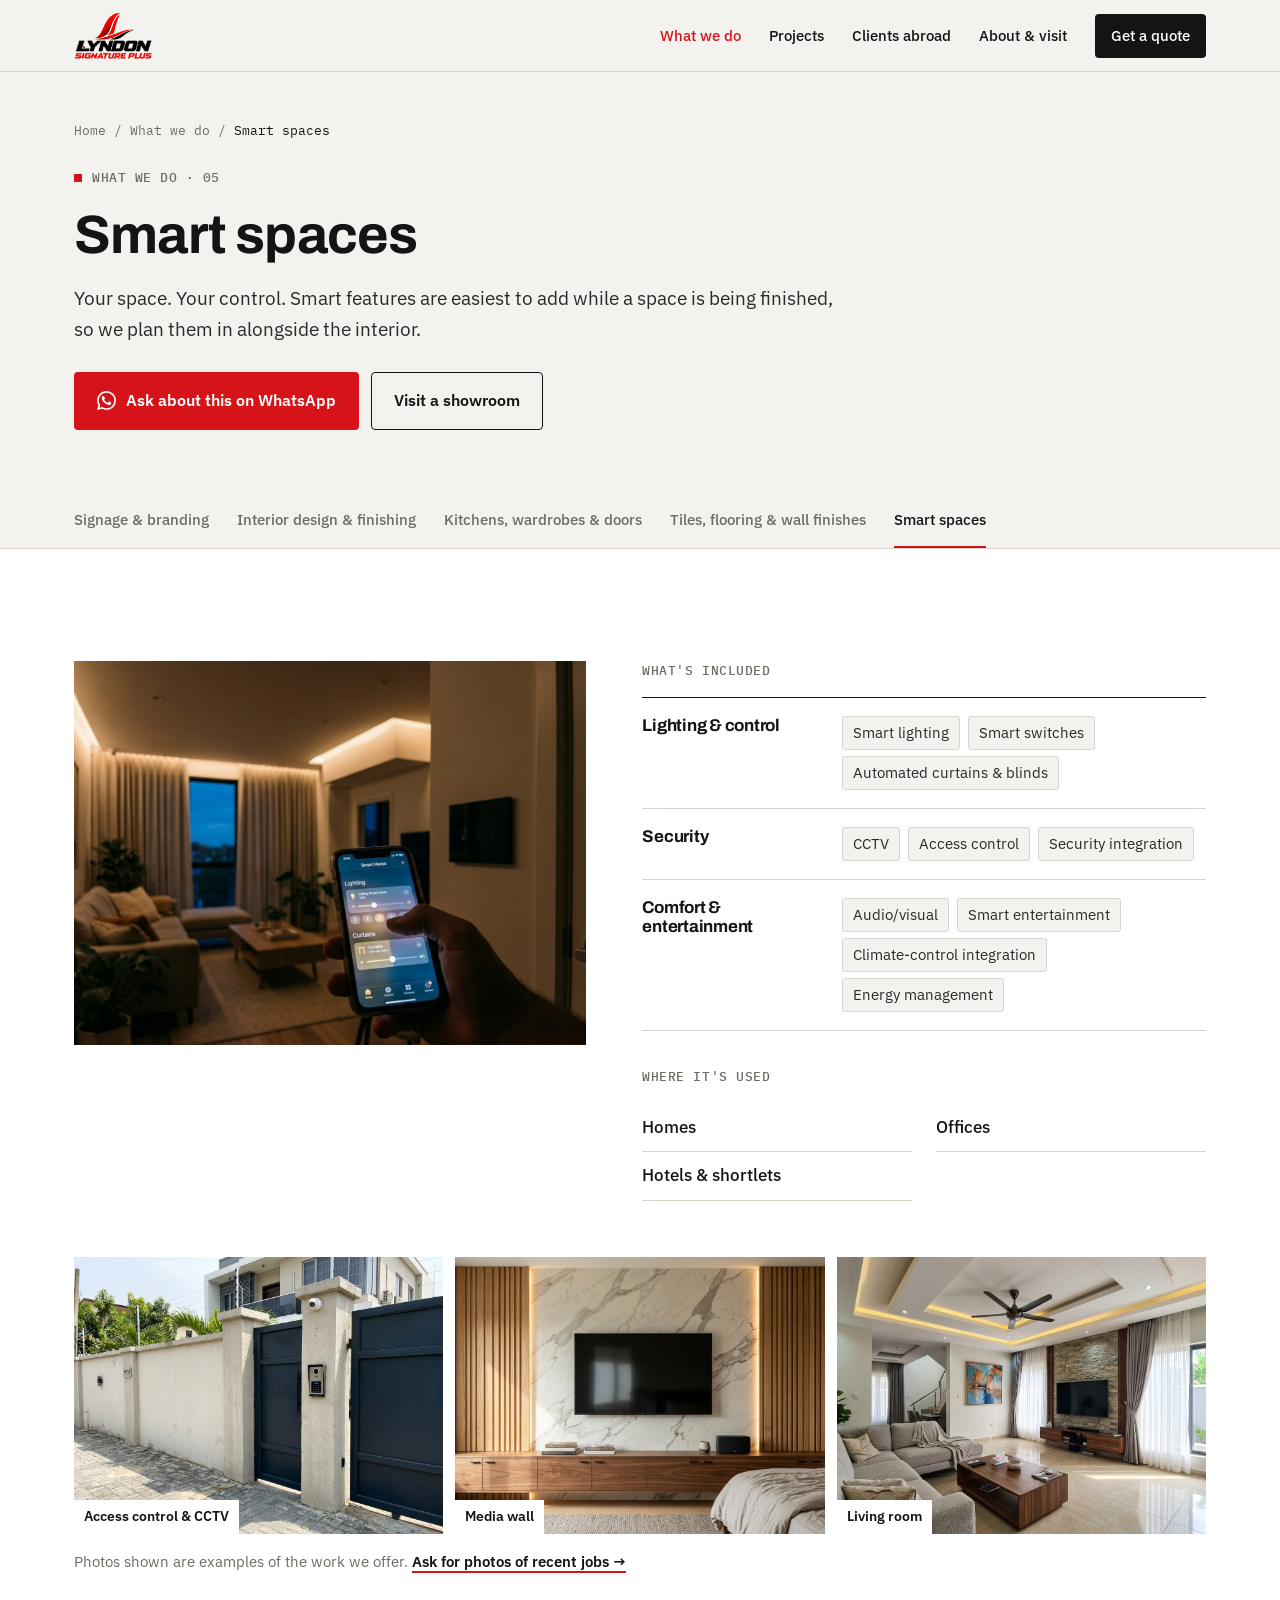
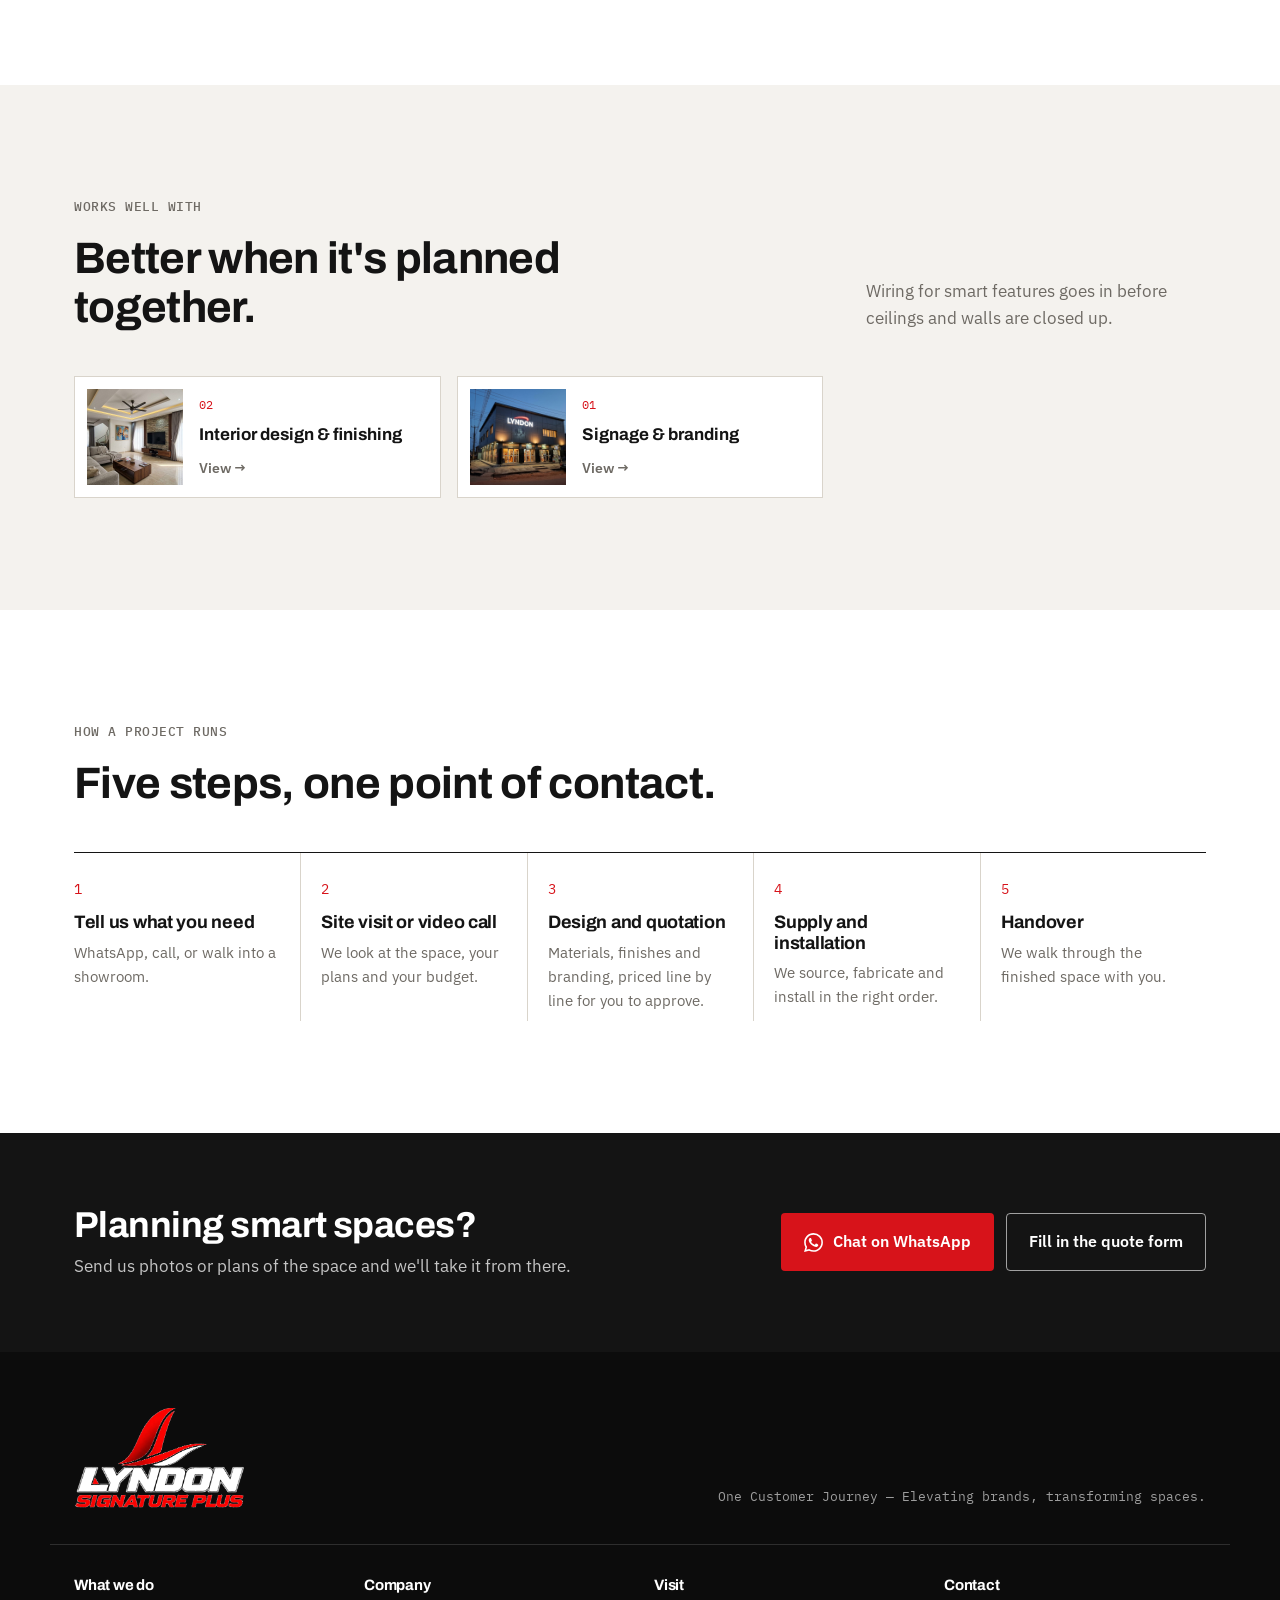
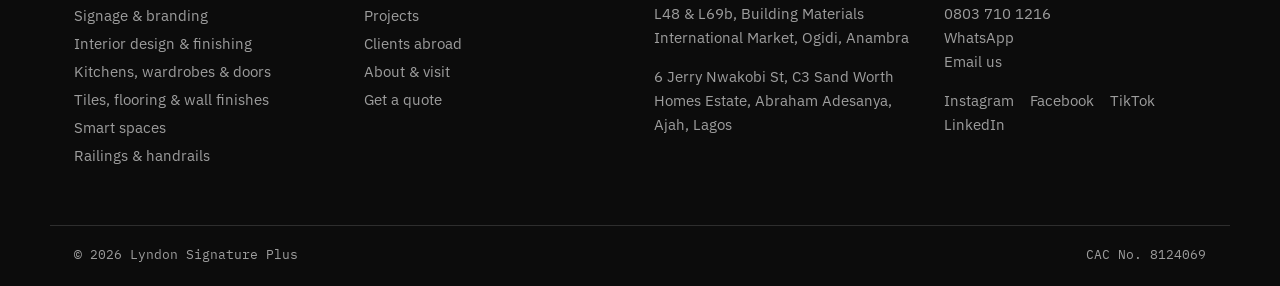
<file: website/smart-spaces.html>
<!doctype html>
<html lang="en">
<head>
  <meta charset="utf-8">
  <meta name="viewport" content="width=device-width, initial-scale=1">
  <title>Smart Spaces — Lyndon Signature Plus</title>
  <meta name="description" content="Your space. Your control. Smart features are easiest to add while a space is being finished, so we plan them in alongside the interior. Ogidi, Anambra · Ajah, Lagos.">
  <meta name="theme-color" content="#f4f2ee">
  <meta property="og:title" content="Smart Spaces — Lyndon Signature Plus">
  <meta property="og:description" content="Your space. Your control. Smart features are easiest to add while a space is being finished, so we plan them in alongside the interior. Ogidi, Anambra · Ajah, Lagos.">
  <meta property="og:image" content="assets/img/hero-reception.jpg">
  <link rel="icon" type="image/png" href="assets/img/favicon.png">
  <link rel="preconnect" href="https://fonts.googleapis.com">
  <link rel="preconnect" href="https://fonts.gstatic.com" crossorigin>
  <link href="https://fonts.googleapis.com/css2?family=Archivo:wght@500;600;700;800&family=IBM+Plex+Mono:wght@400;500&family=IBM+Plex+Sans:wght@400;500;600&display=swap" rel="stylesheet">
  <link rel="stylesheet" href="assets/css/styles.css">
</head>
<body>

<header class="header" id="top">
  <div class="container header__inner">
    <a href="index.html" class="header__logo" aria-label="Lyndon Signature Plus home">
      <img src="assets/img/logo.png" alt="Lyndon Signature Plus" width="1084" height="638">
    </a>
    <nav class="nav" id="nav" aria-label="Main">
      <a href="services.html" aria-current="page">What we do</a>
      <a href="projects.html">Projects</a>
      <a href="abroad.html">Clients abroad</a>
      <a href="about.html">About &amp; visit</a>
      <a href="contact.html" class="nav__cta">Get a quote</a>
    </nav>
    <button class="menu-toggle" id="menuToggle" aria-label="Open menu" aria-expanded="false" aria-controls="nav">
      <span></span><span></span>
    </button>
  </div>
</header>

<main>

<section class="page-hero">
  <div class="container">
      <nav class="crumbs" aria-label="Breadcrumb"><a href="index.html">Home</a> <span>/</span> <a href="services.html">What we do</a> <span>/</span> <span aria-current="page">Smart spaces</span></nav>
    <p class="label"><span class="label__dot"></span>What we do · 05</p>
    <h1>Smart spaces</h1>
    <p class="page-hero__lead">Your space. Your control. Smart features are easiest to add while a space is being finished, so we plan them in alongside the interior.</p>
    <div class="hero__ctas"><a href="https://wa.me/2348037101216?text=Hello%2C%20I%27d%20like%20to%20ask%20about%20smart%20spaces." class="btn btn--red" target="_blank" rel="noopener"><svg viewBox="0 0 24 24" aria-hidden="true"><use href="#i-wa"/></svg> Ask about this on WhatsApp</a><a href="about.html#visit" class="btn btn--line">Visit a showroom</a></div>
  </div>
</section>

<div class="svc-tabs"><div class="container svc-tabs__inner"><a href="signage-branding.html">Signage &amp; branding</a><a href="interiors.html">Interior design &amp; finishing</a><a href="kitchens-wardrobes-doors.html">Kitchens, wardrobes &amp; doors</a><a href="tiles-finishes.html">Tiles, flooring &amp; wall finishes</a><a href="smart-spaces.html" aria-current="page">Smart spaces</a></div></div>

<section class="section">
  <div class="container svc">
    <figure class="svc__img"><img src="assets/img/smart-lighting.jpg" alt="Lighting and curtains controlled from a phone app"></figure>
    <div class="svc__spec">
      <p class="label">What's included</p>
      <div class="spec">
      <div class="spec__group">
        <h3>Lighting &amp; control</h3>
        <ul><li>Smart lighting</li><li>Smart switches</li><li>Automated curtains &amp; blinds</li></ul>
      </div>
      <div class="spec__group">
        <h3>Security</h3>
        <ul><li>CCTV</li><li>Access control</li><li>Security integration</li></ul>
      </div>
      <div class="spec__group">
        <h3>Comfort &amp; entertainment</h3>
        <ul><li>Audio/visual</li><li>Smart entertainment</li><li>Climate-control integration</li><li>Energy management</li></ul>
      </div>
      </div>
      <div class="used">
        <p class="label">Where it's used</p>
        <ul><li>Homes</li><li>Offices</li><li>Hotels &amp; shortlets</li></ul>
      </div>
    </div>
  </div>
  <div class="container">
    <div class="svc-gallery">
      <figure><img src="assets/img/smart-security.jpg" alt="Access control &amp; CCTV" loading="lazy"><figcaption>Access control &amp; CCTV</figcaption></figure>
      <figure><img src="assets/img/wall-finishes.jpg" alt="Media wall" loading="lazy"><figcaption>Media wall</figcaption></figure>
      <figure><img src="assets/img/interiors.jpg" alt="Living room" loading="lazy"><figcaption>Living room</figcaption></figure>
    </div>
    <p class="svc-note">Photos shown are examples of the work we offer. <a class="text-link" href="https://wa.me/2348037101216?text=Hello%2C%20could%20you%20send%20me%20photos%20of%20recent%20smart%20spaces%20jobs%3F" target="_blank" rel="noopener">Ask for photos of recent jobs →</a></p>
  </div>
</section>

<section class="section section--paper">
  <div class="container">
    <div class="head head--row">
      <div>
        <p class="label">Works well with</p>
        <h2>Better when it's planned together.</h2>
      </div>
      <p class="head__note">Wiring for smart features goes in before ceilings and walls are closed up.</p>
    </div>
    <div class="pairs">
      <a class="pair" href="interiors.html">
        <img src="assets/img/interiors.jpg" alt="" loading="lazy">
        <span class="pair__n">02</span>
        <strong>Interior design &amp; finishing</strong>
        <span class="pair__go">View →</span>
      </a>
      <a class="pair" href="signage-branding.html">
        <img src="assets/img/signage-outdoor.jpg" alt="" loading="lazy">
        <span class="pair__n">01</span>
        <strong>Signage &amp; branding</strong>
        <span class="pair__go">View →</span>
      </a>
    </div>
  </div>
</section>

<section class="section">
  <div class="container">
    <div class="head">
      <p class="label">How a project runs</p>
      <h2>Five steps, one point of contact.</h2>
    </div>
    <ol class="steps">
      <li><span>1</span><h3>Tell us what you need</h3><p>WhatsApp, call, or walk into a showroom.</p></li>
      <li><span>2</span><h3>Site visit or video call</h3><p>We look at the space, your plans and your budget.</p></li>
      <li><span>3</span><h3>Design and quotation</h3><p>Materials, finishes and branding, priced line by line for you to approve.</p></li>
      <li><span>4</span><h3>Supply and installation</h3><p>We source, fabricate and install in the right order.</p></li>
      <li><span>5</span><h3>Handover</h3><p>We walk through the finished space with you.</p></li>
    </ol>
  </div>
</section>

<section class="cta-band">
  <div class="container cta-band__inner">
    <div>
      <h2>Planning smart spaces?</h2>
      <p>Send us photos or plans of the space and we'll take it from there.</p>
    </div>
    <div class="hero__ctas">
      <a href="https://wa.me/2348037101216?text=Hello%2C%20I%27d%20like%20to%20ask%20about%20smart%20spaces." class="btn btn--red" target="_blank" rel="noopener"><svg viewBox="0 0 24 24" aria-hidden="true"><use href="#i-wa"/></svg> Chat on WhatsApp</a>
      <a href="contact.html" class="btn btn--line-light">Fill in the quote form</a>
    </div>
  </div>
</section>

</main>

<footer class="footer">
  <div class="container footer__top">
    <a href="index.html"><img src="assets/img/logo-light.png" alt="Lyndon Signature Plus" width="1084" height="638" loading="lazy"></a>
    <p class="footer__line">One Customer Journey — Elevating brands, transforming spaces.</p>
  </div>
  <div class="container footer__grid">
    <div>
      <h4>What we do</h4>
      <p class="footer__links"><a href="signage-branding.html">Signage &amp; branding</a><a href="interiors.html">Interior design &amp; finishing</a><a href="kitchens-wardrobes-doors.html">Kitchens, wardrobes &amp; doors</a><a href="tiles-finishes.html">Tiles, flooring &amp; wall finishes</a><a href="smart-spaces.html">Smart spaces</a><a href="tiles-finishes.html#railings">Railings &amp; handrails</a></p>
    </div>
    <div>
      <h4>Company</h4>
      <p class="footer__links"><a href="projects.html">Projects</a><a href="abroad.html">Clients abroad</a><a href="about.html">About &amp; visit</a><a href="contact.html">Get a quote</a></p>
    </div>
    <div>
      <h4>Visit</h4>
      <p>L48 &amp; L69b, Building Materials International Market, Ogidi, Anambra</p>
      <p>6 Jerry Nwakobi St, C3 Sand Worth Homes Estate, Abraham Adesanya, Ajah, Lagos</p>
    </div>
    <div>
      <h4>Contact</h4>
      <p><a href="tel:+2348037101216">0803 710 1216</a><br><a href="https://wa.me/2348037101216" target="_blank" rel="noopener">WhatsApp</a><br><a href="mailto:experiencelyndonsignature@gmail.com">Email us</a></p>
      <!-- TODO: real profile URLs (flyer handle: "@Lyndon signatures") -->
      <p class="footer__social"><a href="#">Instagram</a> <a href="#">Facebook</a> <a href="#">TikTok</a> <a href="#">LinkedIn</a></p>
    </div>
  </div>
  <div class="container footer__base">
    <p>© <span id="year">2026</span> Lyndon Signature Plus</p>
    <p>CAC No. 8124069</p>
  </div>
</footer>

<nav class="bottombar" aria-label="Quick contact">
  <a href="https://wa.me/2348037101216" target="_blank" rel="noopener"><svg viewBox="0 0 24 24" aria-hidden="true"><use href="#i-wa"/></svg>WhatsApp</a>
  <a href="tel:+2348037101216">Call</a>
  <a href="contact.html" class="bottombar__cta">Get a quote</a>
</nav>

<svg width="0" height="0" style="position:absolute" aria-hidden="true">
  <symbol id="i-wa" viewBox="0 0 24 24"><path fill="currentColor" d="M17.47 14.38c-.3-.15-1.76-.87-2.03-.97-.27-.1-.47-.15-.67.15-.2.3-.77.97-.94 1.17-.17.2-.35.22-.65.07-.3-.15-1.26-.46-2.4-1.48-.89-.79-1.49-1.77-1.66-2.07-.17-.3-.02-.46.13-.61.13-.13.3-.35.45-.52.15-.17.2-.3.3-.5.1-.2.05-.37-.03-.52-.07-.15-.67-1.62-.92-2.22-.24-.58-.49-.5-.67-.51h-.57c-.2 0-.52.07-.79.37-.27.3-1.04 1.02-1.04 2.48s1.07 2.88 1.21 3.08c.15.2 2.1 3.2 5.08 4.49.71.31 1.26.49 1.69.63.71.23 1.36.2 1.87.12.57-.09 1.76-.72 2.01-1.41.25-.69.25-1.29.17-1.41-.07-.12-.27-.2-.57-.35zM12.04 21.8h-.01a9.8 9.8 0 0 1-5-1.37l-.36-.21-3.72.98 1-3.63-.24-.37a9.8 9.8 0 0 1-1.5-5.22c0-5.42 4.42-9.84 9.85-9.84a9.78 9.78 0 0 1 6.96 2.89 9.78 9.78 0 0 1 2.88 6.96c0 5.43-4.42 9.85-9.85 9.85zm8.38-18.23A11.77 11.77 0 0 0 12.04.1C5.5.1.17 5.42.17 11.97c0 2.09.55 4.13 1.59 5.93L.07 24l6.25-1.64a11.84 11.84 0 0 0 5.71 1.46h.01c6.54 0 11.87-5.33 11.87-11.88 0-3.17-1.24-6.16-3.49-8.4z"/></symbol>
</svg>

<script src="assets/js/main.js"></script>
</body>
</html>
</file>
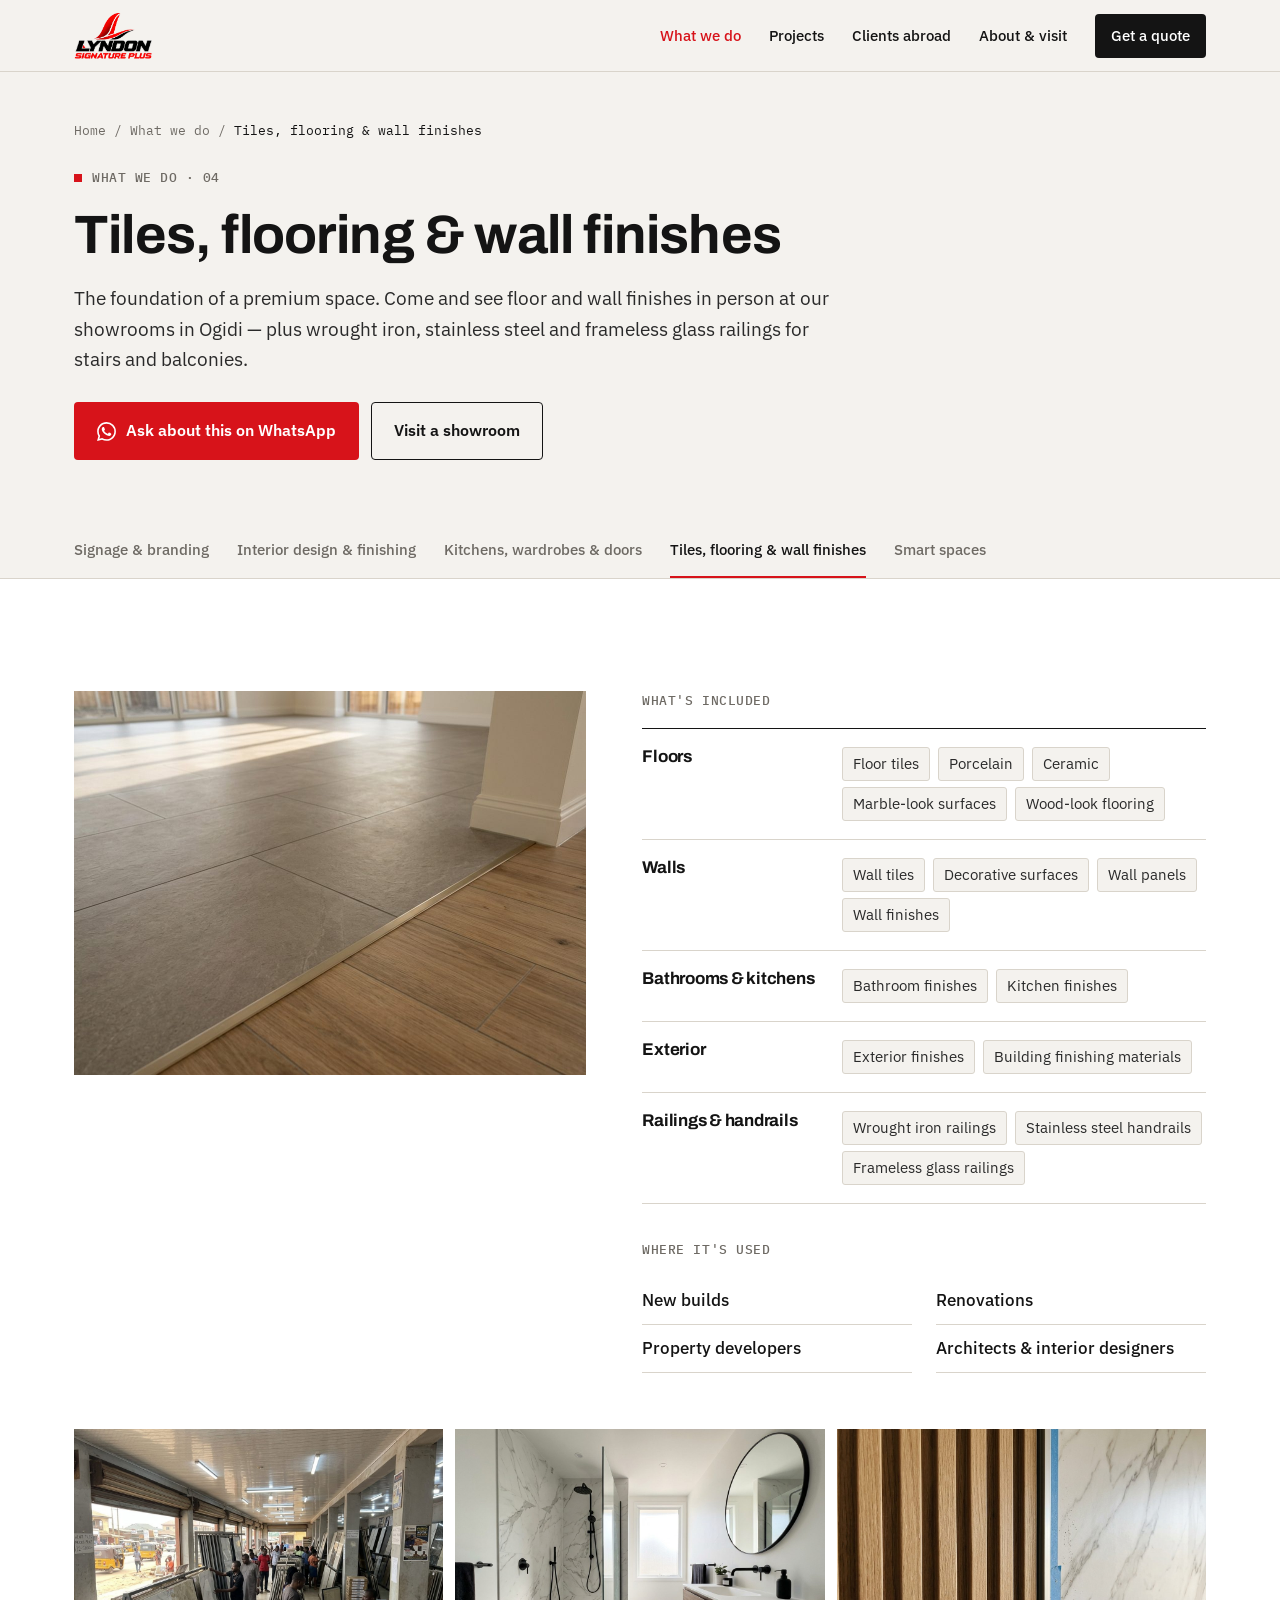
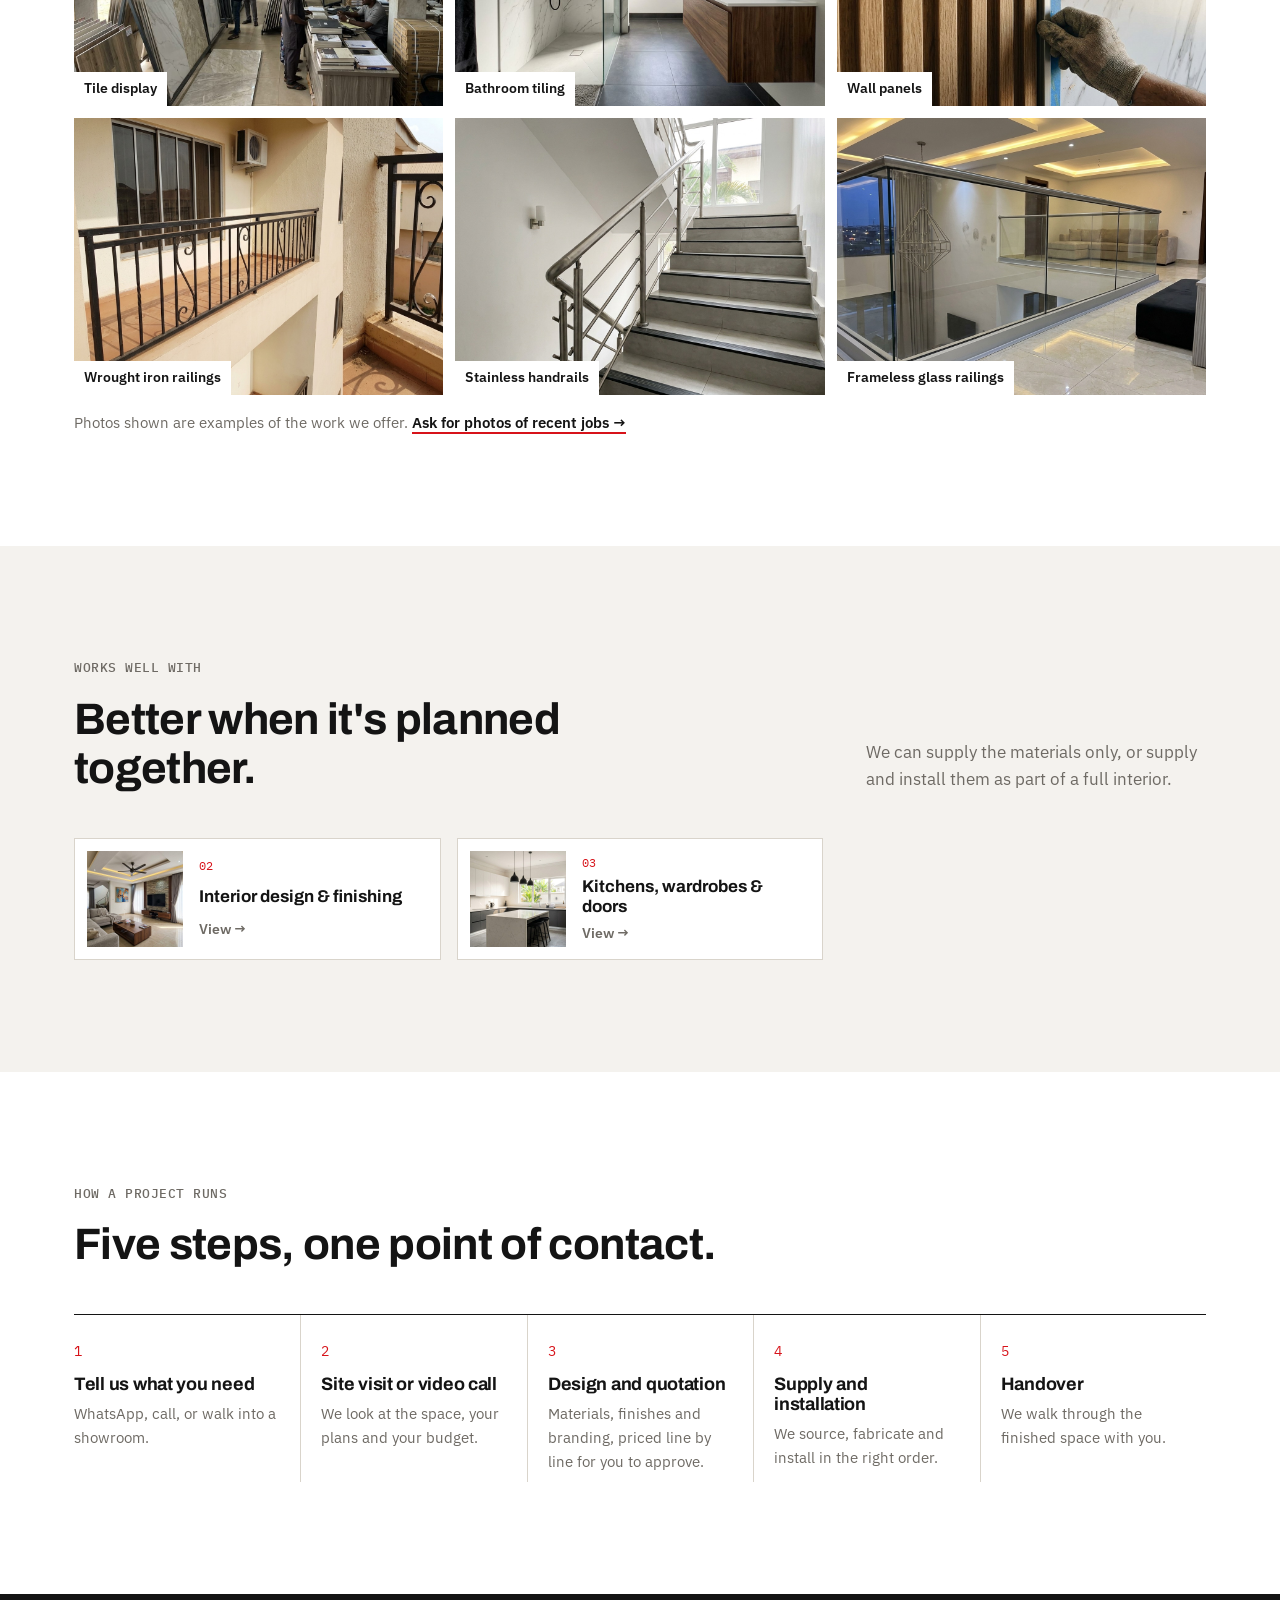
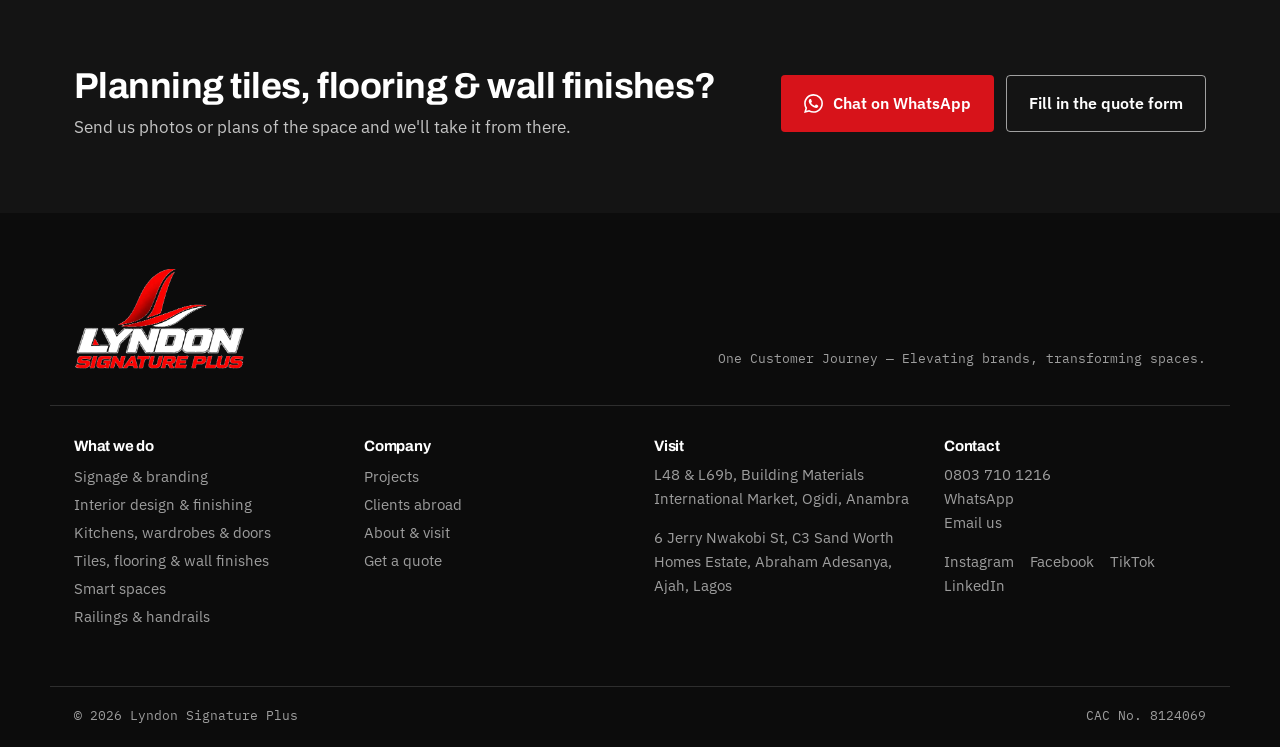
<file: website/tiles-finishes.html>
<!doctype html>
<html lang="en">
<head>
  <meta charset="utf-8">
  <meta name="viewport" content="width=device-width, initial-scale=1">
  <title>Tiles, Flooring &amp; Wall Finishes — Lyndon Signature Plus</title>
  <meta name="description" content="The foundation of a premium space. Come and see floor and wall finishes in person at our showrooms in Ogidi. Ogidi, Anambra · Ajah, Lagos.">
  <meta name="theme-color" content="#f4f2ee">
  <meta property="og:title" content="Tiles, Flooring &amp; Wall Finishes — Lyndon Signature Plus">
  <meta property="og:description" content="The foundation of a premium space. Come and see floor and wall finishes in person at our showrooms in Ogidi. Ogidi, Anambra · Ajah, Lagos.">
  <meta property="og:image" content="assets/img/hero-reception.jpg">
  <link rel="icon" type="image/png" href="assets/img/favicon.png">
  <link rel="preconnect" href="https://fonts.googleapis.com">
  <link rel="preconnect" href="https://fonts.gstatic.com" crossorigin>
  <link href="https://fonts.googleapis.com/css2?family=Archivo:wght@500;600;700;800&family=IBM+Plex+Mono:wght@400;500&family=IBM+Plex+Sans:wght@400;500;600&display=swap" rel="stylesheet">
  <link rel="stylesheet" href="assets/css/styles.css">
</head>
<body>

<header class="header" id="top">
  <div class="container header__inner">
    <a href="index.html" class="header__logo" aria-label="Lyndon Signature Plus home">
      <img src="assets/img/logo.png" alt="Lyndon Signature Plus" width="1084" height="638">
    </a>
    <nav class="nav" id="nav" aria-label="Main">
      <a href="services.html" aria-current="page">What we do</a>
      <a href="projects.html">Projects</a>
      <a href="abroad.html">Clients abroad</a>
      <a href="about.html">About &amp; visit</a>
      <a href="contact.html" class="nav__cta">Get a quote</a>
    </nav>
    <button class="menu-toggle" id="menuToggle" aria-label="Open menu" aria-expanded="false" aria-controls="nav">
      <span></span><span></span>
    </button>
  </div>
</header>

<main>

<section class="page-hero">
  <div class="container">
      <nav class="crumbs" aria-label="Breadcrumb"><a href="index.html">Home</a> <span>/</span> <a href="services.html">What we do</a> <span>/</span> <span aria-current="page">Tiles, flooring &amp; wall finishes</span></nav>
    <p class="label"><span class="label__dot"></span>What we do · 04</p>
    <h1>Tiles, flooring &amp; wall finishes</h1>
    <p class="page-hero__lead">The foundation of a premium space. Come and see floor and wall finishes in person at our showrooms in Ogidi — plus wrought iron, stainless steel and frameless glass railings for stairs and balconies.</p>
    <div class="hero__ctas"><a href="https://wa.me/2348037101216?text=Hello%2C%20I%27d%20like%20to%20ask%20about%20tiles%2C%20flooring%20%26%20wall%20finishes." class="btn btn--red" target="_blank" rel="noopener"><svg viewBox="0 0 24 24" aria-hidden="true"><use href="#i-wa"/></svg> Ask about this on WhatsApp</a><a href="about.html#visit" class="btn btn--line">Visit a showroom</a></div>
  </div>
</section>

<div class="svc-tabs"><div class="container svc-tabs__inner"><a href="signage-branding.html">Signage &amp; branding</a><a href="interiors.html">Interior design &amp; finishing</a><a href="kitchens-wardrobes-doors.html">Kitchens, wardrobes &amp; doors</a><a href="tiles-finishes.html" aria-current="page">Tiles, flooring &amp; wall finishes</a><a href="smart-spaces.html">Smart spaces</a></div></div>

<section class="section">
  <div class="container svc">
    <figure class="svc__img"><img src="assets/img/flooring.jpg" alt="Wood-look and marble flooring"></figure>
    <div class="svc__spec">
      <p class="label">What's included</p>
      <div class="spec">
      <div class="spec__group">
        <h3>Floors</h3>
        <ul><li>Floor tiles</li><li>Porcelain</li><li>Ceramic</li><li>Marble-look surfaces</li><li>Wood-look flooring</li></ul>
      </div>
      <div class="spec__group">
        <h3>Walls</h3>
        <ul><li>Wall tiles</li><li>Decorative surfaces</li><li>Wall panels</li><li>Wall finishes</li></ul>
      </div>
      <div class="spec__group">
        <h3>Bathrooms &amp; kitchens</h3>
        <ul><li>Bathroom finishes</li><li>Kitchen finishes</li></ul>
      </div>
      <div class="spec__group">
        <h3>Exterior</h3>
        <ul><li>Exterior finishes</li><li>Building finishing materials</li></ul>
      </div>
      <div class="spec__group" id="railings">
        <h3>Railings &amp; handrails</h3>
        <ul><li>Wrought iron railings</li><li>Stainless steel handrails</li><li>Frameless glass railings</li></ul>
      </div>
      </div>
      <div class="used">
        <p class="label">Where it's used</p>
        <ul><li>New builds</li><li>Renovations</li><li>Property developers</li><li>Architects &amp; interior designers</li></ul>
      </div>
    </div>
  </div>
  <div class="container">
    <div class="svc-gallery">
      <figure><img src="assets/img/materials.jpg" alt="Tile display" loading="lazy"><figcaption>Tile display</figcaption></figure>
      <figure><img src="assets/img/bathroom.jpg" alt="Bathroom tiling" loading="lazy"><figcaption>Bathroom tiling</figcaption></figure>
      <figure><img src="assets/img/wall-panels.jpg" alt="Wall panels" loading="lazy"><figcaption>Wall panels</figcaption></figure>
    </div>
    <div class="svc-gallery">
      <figure><img src="assets/img/railing-iron.jpg" alt="Wrought iron balcony railing" loading="lazy"><figcaption>Wrought iron railings</figcaption></figure>
      <figure><img src="assets/img/railing-stainless.jpg" alt="Stainless steel staircase handrail" loading="lazy"><figcaption>Stainless handrails</figcaption></figure>
      <figure><img src="assets/img/railing-glass.jpg" alt="Frameless glass railing on a landing" loading="lazy"><figcaption>Frameless glass railings</figcaption></figure>
    </div>
    <p class="svc-note">Photos shown are examples of the work we offer. <a class="text-link" href="https://wa.me/2348037101216?text=Hello%2C%20could%20you%20send%20me%20photos%20of%20recent%20tiles%2C%20flooring%20%26%20wall%20finishes%20jobs%3F" target="_blank" rel="noopener">Ask for photos of recent jobs →</a></p>
  </div>
</section>

<section class="section section--paper">
  <div class="container">
    <div class="head head--row">
      <div>
        <p class="label">Works well with</p>
        <h2>Better when it's planned together.</h2>
      </div>
      <p class="head__note">We can supply the materials only, or supply and install them as part of a full interior.</p>
    </div>
    <div class="pairs">
      <a class="pair" href="interiors.html">
        <img src="assets/img/interiors.jpg" alt="" loading="lazy">
        <span class="pair__n">02</span>
        <strong>Interior design &amp; finishing</strong>
        <span class="pair__go">View →</span>
      </a>
      <a class="pair" href="kitchens-wardrobes-doors.html">
        <img src="assets/img/kitchens.jpg" alt="" loading="lazy">
        <span class="pair__n">03</span>
        <strong>Kitchens, wardrobes &amp; doors</strong>
        <span class="pair__go">View →</span>
      </a>
    </div>
  </div>
</section>

<section class="section">
  <div class="container">
    <div class="head">
      <p class="label">How a project runs</p>
      <h2>Five steps, one point of contact.</h2>
    </div>
    <ol class="steps">
      <li><span>1</span><h3>Tell us what you need</h3><p>WhatsApp, call, or walk into a showroom.</p></li>
      <li><span>2</span><h3>Site visit or video call</h3><p>We look at the space, your plans and your budget.</p></li>
      <li><span>3</span><h3>Design and quotation</h3><p>Materials, finishes and branding, priced line by line for you to approve.</p></li>
      <li><span>4</span><h3>Supply and installation</h3><p>We source, fabricate and install in the right order.</p></li>
      <li><span>5</span><h3>Handover</h3><p>We walk through the finished space with you.</p></li>
    </ol>
  </div>
</section>

<section class="cta-band">
  <div class="container cta-band__inner">
    <div>
      <h2>Planning tiles, flooring &amp; wall finishes?</h2>
      <p>Send us photos or plans of the space and we'll take it from there.</p>
    </div>
    <div class="hero__ctas">
      <a href="https://wa.me/2348037101216?text=Hello%2C%20I%27d%20like%20to%20ask%20about%20tiles%2C%20flooring%20%26%20wall%20finishes." class="btn btn--red" target="_blank" rel="noopener"><svg viewBox="0 0 24 24" aria-hidden="true"><use href="#i-wa"/></svg> Chat on WhatsApp</a>
      <a href="contact.html" class="btn btn--line-light">Fill in the quote form</a>
    </div>
  </div>
</section>

</main>

<footer class="footer">
  <div class="container footer__top">
    <a href="index.html"><img src="assets/img/logo-light.png" alt="Lyndon Signature Plus" width="1084" height="638" loading="lazy"></a>
    <p class="footer__line">One Customer Journey — Elevating brands, transforming spaces.</p>
  </div>
  <div class="container footer__grid">
    <div>
      <h4>What we do</h4>
      <p class="footer__links"><a href="signage-branding.html">Signage &amp; branding</a><a href="interiors.html">Interior design &amp; finishing</a><a href="kitchens-wardrobes-doors.html">Kitchens, wardrobes &amp; doors</a><a href="tiles-finishes.html">Tiles, flooring &amp; wall finishes</a><a href="smart-spaces.html">Smart spaces</a><a href="tiles-finishes.html#railings">Railings &amp; handrails</a></p>
    </div>
    <div>
      <h4>Company</h4>
      <p class="footer__links"><a href="projects.html">Projects</a><a href="abroad.html">Clients abroad</a><a href="about.html">About &amp; visit</a><a href="contact.html">Get a quote</a></p>
    </div>
    <div>
      <h4>Visit</h4>
      <p>L48 &amp; L69b, Building Materials International Market, Ogidi, Anambra</p>
      <p>6 Jerry Nwakobi St, C3 Sand Worth Homes Estate, Abraham Adesanya, Ajah, Lagos</p>
    </div>
    <div>
      <h4>Contact</h4>
      <p><a href="tel:+2348037101216">0803 710 1216</a><br><a href="https://wa.me/2348037101216" target="_blank" rel="noopener">WhatsApp</a><br><a href="mailto:experiencelyndonsignature@gmail.com">Email us</a></p>
      <!-- TODO: real profile URLs (flyer handle: "@Lyndon signatures") -->
      <p class="footer__social"><a href="#">Instagram</a> <a href="#">Facebook</a> <a href="#">TikTok</a> <a href="#">LinkedIn</a></p>
    </div>
  </div>
  <div class="container footer__base">
    <p>© <span id="year">2026</span> Lyndon Signature Plus</p>
    <p>CAC No. 8124069</p>
  </div>
</footer>

<nav class="bottombar" aria-label="Quick contact">
  <a href="https://wa.me/2348037101216" target="_blank" rel="noopener"><svg viewBox="0 0 24 24" aria-hidden="true"><use href="#i-wa"/></svg>WhatsApp</a>
  <a href="tel:+2348037101216">Call</a>
  <a href="contact.html" class="bottombar__cta">Get a quote</a>
</nav>

<svg width="0" height="0" style="position:absolute" aria-hidden="true">
  <symbol id="i-wa" viewBox="0 0 24 24"><path fill="currentColor" d="M17.47 14.38c-.3-.15-1.76-.87-2.03-.97-.27-.1-.47-.15-.67.15-.2.3-.77.97-.94 1.17-.17.2-.35.22-.65.07-.3-.15-1.26-.46-2.4-1.48-.89-.79-1.49-1.77-1.66-2.07-.17-.3-.02-.46.13-.61.13-.13.3-.35.45-.52.15-.17.2-.3.3-.5.1-.2.05-.37-.03-.52-.07-.15-.67-1.62-.92-2.22-.24-.58-.49-.5-.67-.51h-.57c-.2 0-.52.07-.79.37-.27.3-1.04 1.02-1.04 2.48s1.07 2.88 1.21 3.08c.15.2 2.1 3.2 5.08 4.49.71.31 1.26.49 1.69.63.71.23 1.36.2 1.87.12.57-.09 1.76-.72 2.01-1.41.25-.69.25-1.29.17-1.41-.07-.12-.27-.2-.57-.35zM12.04 21.8h-.01a9.8 9.8 0 0 1-5-1.37l-.36-.21-3.72.98 1-3.63-.24-.37a9.8 9.8 0 0 1-1.5-5.22c0-5.42 4.42-9.84 9.85-9.84a9.78 9.78 0 0 1 6.96 2.89 9.78 9.78 0 0 1 2.88 6.96c0 5.43-4.42 9.85-9.85 9.85zm8.38-18.23A11.77 11.77 0 0 0 12.04.1C5.5.1.17 5.42.17 11.97c0 2.09.55 4.13 1.59 5.93L.07 24l6.25-1.64a11.84 11.84 0 0 0 5.71 1.46h.01c6.54 0 11.87-5.33 11.87-11.88 0-3.17-1.24-6.16-3.49-8.4z"/></symbol>
</svg>

<script src="assets/js/main.js"></script>
</body>
</html>
</file>
<file: website-v1-refined/assets/css/styles.css>
/* =========================================================
   Lyndon Signature Plus — styles
   ========================================================= */
:root {
  --red: #e1141b;
  --red-dark: #b80e14;
  --ink: #0e0e10;
  --ink-2: #1a1a1d;
  --text: #2b2b30;
  --muted: #6b6b73;
  --line: #e6e6e9;
  --grey: #f5f5f6;
  --silver: #c9ccd1;
  --white: #ffffff;
  --radius: 4px;
  --shadow: 0 10px 30px rgba(14, 14, 16, .08);
  --header-h: 76px;
  --font-display: "Archivo", system-ui, sans-serif;
  --font-body: "Manrope", system-ui, sans-serif;
}

*, *::before, *::after { box-sizing: border-box; }
html { scroll-behavior: smooth; scroll-padding-top: var(--header-h); }
body {
  margin: 0;
  font-family: var(--font-body);
  font-size: 16px;
  line-height: 1.65;
  color: var(--text);
  background: var(--white);
  -webkit-font-smoothing: antialiased;
}
body { overflow-x: clip; }
img { display: block; max-width: 100%; height: auto; }
a { color: inherit; }
h1, h2, h3, h4, h5 { font-family: var(--font-display); color: var(--ink); margin: 0 0 .5em; line-height: 1.1; }
p { margin: 0 0 1em; }
button { font: inherit; cursor: pointer; }

.container { width: 100%; max-width: 1200px; margin: 0 auto; padding: 0 20px; }
.text-red { color: var(--red); }

/* ---------- Typography helpers ---------- */
.eyebrow {
  display: inline-flex; align-items: center; gap: 12px;
  font-family: var(--font-display); font-weight: 700;
  font-size: 12.5px; letter-spacing: .1em; text-transform: uppercase;
  color: var(--ink); margin-bottom: 18px;
}
.eyebrow .dash { width: 32px; height: 2px; background: var(--red); }
.eyebrow--light { color: var(--white); }
.h2 { font-size: clamp(28px, 3.2vw, 40px); font-weight: 800; letter-spacing: -.015em; }
.lead { font-size: clamp(17px, 1.6vw, 20px); color: var(--muted); max-width: 60ch; }

/* ---------- Buttons ---------- */
.btn {
  display: inline-flex; align-items: center; justify-content: center; gap: 10px;
  padding: 14px 24px; border-radius: 4px; border: 2px solid transparent;
  font-family: var(--font-body); font-weight: 700; font-size: 15px;
  text-decoration: none;
  transition: background .2s, color .2s, border-color .2s, transform .2s;
}
.btn svg { width: 18px; height: 18px; }
.btn--sm { padding: 10px 18px; font-size: 14px; }
.btn--block { width: 100%; }
.btn--red { background: var(--red); color: var(--white); }
.btn--red:hover { background: var(--red-dark); }
.btn--dark { background: var(--ink); color: var(--white); }
.btn--dark:hover { background: var(--red); }
.btn--outline { border-color: var(--ink); color: var(--ink); background: transparent; }
.btn--outline:hover { background: var(--ink); color: var(--white); }
.btn--ghost-light { border-color: rgba(255,255,255,.7); color: var(--white); }
.btn--ghost-light:hover { background: var(--white); color: var(--ink); }
.btn--link-light { color: var(--white); padding-left: 8px; padding-right: 8px; }
.btn--link-light svg { color: #25d366; }
.link { font-weight: 700; color: var(--red); text-decoration: none; }
.link:hover { text-decoration: underline; }

/* ---------- Header ---------- */
.header {
  position: sticky; top: 0; z-index: 50;
  height: var(--header-h);
  background: rgba(255,255,255,.94);
  backdrop-filter: saturate(160%) blur(10px);
  -webkit-backdrop-filter: saturate(160%) blur(10px);
  border-bottom: 1px solid transparent;
  transition: border-color .2s, box-shadow .2s;
}
.header.is-scrolled { border-color: var(--line); box-shadow: 0 4px 20px rgba(0,0,0,.05); }
.header__inner { height: 100%; display: flex; align-items: center; gap: 28px; }
.header__logo img { height: 52px; width: auto; }
.nav { display: flex; gap: 26px; margin-left: auto; }
.nav a {
  font-family: var(--font-display); font-weight: 700; font-size: 14px;
  text-decoration: none; color: var(--ink); position: relative; padding: 6px 0;
}
.nav a::after {
  content: ""; position: absolute; left: 0; right: 100%; bottom: 0; height: 2px;
  background: var(--red); transition: right .25s;
}
.nav a:hover::after { right: 0; }
.header__actions { display: flex; align-items: center; gap: 12px; }
.icon-btn {
  width: 42px; height: 42px; border-radius: 50%;
  display: grid; place-items: center;
}
.icon-btn svg { width: 22px; height: 22px; }
.icon-btn--wa { background: #25d366; color: var(--white); }
.menu-toggle {
  display: none; width: 42px; height: 42px; border: 0; background: transparent;
  flex-direction: column; justify-content: center; align-items: center; gap: 5px;
}
.menu-toggle span { width: 24px; height: 2px; background: var(--ink); transition: transform .25s, opacity .25s; }
.menu-toggle[aria-expanded="true"] span:nth-child(1) { transform: translateY(7px) rotate(45deg); }
.menu-toggle[aria-expanded="true"] span:nth-child(2) { opacity: 0; }
.menu-toggle[aria-expanded="true"] span:nth-child(3) { transform: translateY(-7px) rotate(-45deg); }

/* ---------- Hero ---------- */
.hero {
  position: relative; isolation: isolate; color: var(--white); overflow: hidden;
  min-height: min(calc(100svh - var(--header-h)), 820px);
  display: flex; align-items: center; padding: 72px 0 80px;
}
.hero__bg { position: absolute; inset: 0; z-index: -1; background: var(--ink); }
.hero__bg img { width: 100%; height: 100%; object-fit: cover; filter: blur(5px); transform: scale(1.08); }
.hero__bg::after {
  content: ""; position: absolute; inset: 0;
  background:
    linear-gradient(90deg, rgba(12,12,14,.95) 0%, rgba(12,12,14,.86) 50%, rgba(12,12,14,.72) 100%),
    linear-gradient(0deg, rgba(12,12,14,.6), transparent 40%);
}
.hero__grid { display: grid; grid-template-columns: 1fr 1fr; gap: 56px; align-items: center; }
.hero__content { max-width: 600px; }
.hero__title {
  color: var(--white); font-size: clamp(36px, 4.6vw, 60px); font-weight: 800;
  letter-spacing: -.02em; line-height: 1.05; margin-bottom: 22px;
}
.hero__lead { font-size: 17px; max-width: 520px; color: rgba(255,255,255,.78); }
.hero__segments { font-size: 15px; font-weight: 600; color: var(--silver); margin-bottom: 30px; }
.hero__ctas { display: flex; flex-wrap: wrap; gap: 12px 14px; align-items: center; }
.hero__more { color: var(--white); font-weight: 700; font-size: 15px; text-decoration: none; padding: 8px 6px; }
.hero__more span { color: var(--red); display: inline-block; transition: transform .2s; }
.hero__more:hover span { transform: translateX(4px); }
.hero__trust {
  list-style: none; margin: 36px 0 0; padding: 20px 0 0; border-top: 1px solid rgba(255,255,255,.12);
  display: flex; flex-wrap: wrap; gap: 8px 24px; font-size: 14px; color: rgba(255,255,255,.65);
}
.hero__trust li { display: flex; align-items: center; gap: 8px; }
.hero__trust li::before { content: ""; width: 6px; height: 6px; background: var(--red); }
.hero__trust a { color: var(--white); text-decoration: none; font-weight: 600; }

.hero__media { display: grid; grid-template-columns: 1.7fr 1fr; grid-template-rows: 1fr 1fr; gap: 10px; height: 520px; }
.hero__media figure { margin: 0; position: relative; overflow: hidden; border-radius: var(--radius); background: var(--ink-2); box-shadow: 0 20px 50px rgba(0,0,0,.45); }
.hero__media img { width: 100%; height: 100%; object-fit: cover; }
.hero__main { grid-row: span 2; }
.hero__main img { object-position: 28% 50%; }
.hero__sm figcaption {
  position: absolute; left: 8px; bottom: 8px; background: rgba(14,14,16,.82); color: var(--white);
  font-size: 12.5px; font-weight: 600; padding: 4px 8px; border-radius: 3px;
}

/* ---------- Strip ---------- */
.strip { background: var(--red); color: var(--white); }
.strip__inner { display: flex; flex-wrap: wrap; align-items: center; justify-content: space-between; gap: 14px 30px; padding-top: 22px; padding-bottom: 22px; }
.strip p { margin: 0; font-size: 17px; }
.strip__tags { list-style: none; margin: 0; padding: 0; display: flex; flex-wrap: wrap; gap: 8px 20px; }
.strip__tags li { font-family: var(--font-display); font-weight: 800; font-size: 12.5px; letter-spacing: .14em; text-transform: uppercase; }

/* ---------- Sections ---------- */
.section { padding: clamp(72px, 10vw, 128px) 0; }
.section--tight { padding: clamp(56px, 7vw, 88px) 0; }
.section--grey { background: var(--grey); }
.section--dark { background: var(--ink); color: rgba(255,255,255,.78); }
.section--dark .h2, .section--dark h3, .section--dark h4 { color: var(--white); }
.section--dark .lead { color: rgba(255,255,255,.7); }
.section__head { margin-bottom: 48px; max-width: 780px; }
.section__head--row { max-width: none; display: flex; flex-wrap: wrap; align-items: flex-end; justify-content: space-between; gap: 24px; }

.split { display: grid; grid-template-columns: 1fr 1fr; gap: clamp(32px, 6vw, 80px); align-items: center; }
.split--top { align-items: start; }

.grid { display: grid; gap: 20px; }
.grid--3 { grid-template-columns: repeat(3, 1fr); }
.grid--4 { grid-template-columns: repeat(4, 1fr); }

/* Relay */
.relay { list-style: none; margin: 0; padding: 0; border-left: 2px solid var(--line); }
.relay li { padding: 10px 0 10px 24px; position: relative; font-size: 18px; color: var(--muted); }
.relay li::before { content: ""; position: absolute; left: -6px; top: 50%; width: 10px; height: 10px; border-radius: 50%; background: var(--silver); transform: translateY(-50%); }
.relay b { color: var(--ink); }
.relay__last { color: var(--ink) !important; font-weight: 600; }
.relay__last::before { background: var(--red) !important; }

.statement { text-align: center; margin: clamp(64px, 8vw, 100px) auto 44px; max-width: 760px; }
.statement h3 { font-size: clamp(28px, 3.4vw, 42px); font-weight: 800; letter-spacing: -.015em; }
.statement p { font-size: 18px; color: var(--muted); }

.one { border: 1px solid var(--line); border-radius: var(--radius); padding: 28px; transition: border-color .25s, transform .25s, box-shadow .25s; background: var(--white); }
.one:hover { border-color: var(--red); }
.one__n { font-family: var(--font-display); font-weight: 800; color: var(--red); font-size: 14px; letter-spacing: .1em; }
.one h4 { font-size: 19px; margin: 12px 0 8px; }
.one p { margin: 0; color: var(--muted); }

/* Losses */
.grid--losses { grid-template-columns: repeat(4, 1fr); gap: 1px; background: rgba(255,255,255,.12); border: 1px solid rgba(255,255,255,.12); border-radius: var(--radius); overflow: hidden; }
.loss { background: var(--ink); padding: 30px 26px; }
.loss h4 { font-size: 19px; margin-bottom: 10px; }
.loss p { margin: 0; font-size: 15px; }
.loss--answer { background: var(--red); display: flex; align-items: flex-end; }
.loss--answer h4 { font-size: 20px; font-weight: 800; margin: 0; }

/* Solutions */
.solutions { display: grid; gap: 28px; }
.solution { display: grid; grid-template-columns: 1.05fr 1fr; border-radius: var(--radius); overflow: hidden; background: var(--grey); }
.solution:nth-child(even) { grid-template-columns: 1fr 1.05fr; }
.solution:nth-child(even) .solution__img { order: 2; }
.solution__img { min-height: 320px; overflow: hidden; }
.solution__img img { width: 100%; height: 100%; object-fit: cover; transition: transform .8s; }
.solution:hover .solution__img img { transform: scale(1.04); }
.solution__body { padding: clamp(28px, 4vw, 52px); align-self: center; }
.solution__n { font-family: var(--font-display); font-weight: 800; font-size: 13px; letter-spacing: .16em; text-transform: uppercase; color: var(--red); }
.solution h3 { font-size: clamp(22px, 2.2vw, 28px); font-weight: 700; margin: 12px 0 20px; }
.ticks { list-style: none; margin: 0; padding: 0; display: grid; grid-template-columns: 1fr 1fr; gap: 8px 20px; }
.ticks li { position: relative; padding-left: 20px; font-size: 15px; }
.ticks li::before { content: ""; position: absolute; left: 0; top: .62em; width: 8px; height: 8px; background: var(--red); transform: rotate(45deg); }

/* Differentiation */
.differ { background: linear-gradient(135deg, #f7f7f8, #ececee); }
.differ__inner { text-align: center; max-width: 900px; }
.differ__title { font-size: clamp(26px, 3vw, 36px); font-weight: 800; letter-spacing: -.015em; }
.differ__list { list-style: none; padding: 0; margin: 32px 0; display: grid; gap: 6px; font-size: clamp(17px, 1.8vw, 21px); color: var(--ink); }
.differ__sign { font-family: var(--font-display); font-weight: 700; color: var(--red); font-size: 18px; margin: 0; }

/* Journeys */
.journey {
  text-align: left; border: 1px solid var(--line); background: var(--white); color: var(--ink);
  border-radius: var(--radius); padding: 30px; position: relative; transition: all .25s;
}
.journey h4 { font-size: 20px; font-weight: 700; margin-bottom: 6px; }
.journey p { margin: 0; color: var(--muted); padding-right: 30px; }
.journey .arrow { position: absolute; right: 26px; bottom: 26px; font-size: 22px; color: var(--red); transition: transform .25s; }
.journey:hover { border-color: var(--ink); }
.journey:hover .arrow { transform: translateX(6px); }
.journey--red { background: var(--red); border-color: var(--red); }
.journey--red h4, .journey--red p, .journey--red .arrow { color: var(--white); }
.journey--red:hover { border-color: var(--red-dark); background: var(--red-dark); }

/* Serve */
.serve__card { border-top: 3px solid var(--ink); padding: 26px 4px 8px; display: flex; flex-direction: column; }
.serve__card h4 { font-size: 20px; font-weight: 700; }
.serve__card p { font-size: 17px; color: var(--ink); }
.serve__card small { display: block; color: var(--muted); margin-bottom: 18px; font-size: 14px; }
.serve__card .link { margin-top: auto; }
.serve__card--dark { background: var(--ink); border-top-color: var(--red); padding: 26px; border-radius: 0 0 var(--radius) var(--radius); }
.serve__card--dark h4, .serve__card--dark p { color: var(--white); }
.serve__card--dark small { color: var(--silver); }

/* Projects */
.filters { display: flex; flex-wrap: wrap; gap: 8px; }
.filter { border: 1px solid var(--line); background: var(--white); border-radius: 4px; padding: 9px 18px; font-weight: 700; font-size: 14px; color: var(--ink); transition: all .2s; }
.filter.is-active, .filter:hover { background: var(--ink); color: var(--white); border-color: var(--ink); }
.gallery { display: grid; grid-template-columns: repeat(4, 1fr); grid-auto-rows: 220px; gap: 16px; grid-auto-flow: dense; }
.tile { margin: 0; position: relative; overflow: hidden; border-radius: var(--radius); background: var(--line); }
.tile--wide { grid-column: span 2; }
.tile--tall { grid-row: span 2; }
.tile img { width: 100%; height: 100%; object-fit: cover; transition: transform .7s; }
.tile:hover img { transform: scale(1.06); }
.tile figcaption {
  position: absolute; left: 0; right: 0; bottom: 0; padding: 40px 18px 16px;
  background: linear-gradient(transparent, rgba(0,0,0,.75)); color: var(--white);
  font-family: var(--font-display); font-weight: 700; font-size: 14px;
}
.tile.is-hidden { display: none; }

.case { margin-top: 56px; display: grid; grid-template-columns: 1fr 1fr; background: var(--white); border-radius: var(--radius); overflow: hidden; box-shadow: var(--shadow); }
.case__img img { width: 100%; height: 100%; object-fit: cover; min-height: 320px; }
.case__body { padding: clamp(28px, 4vw, 52px); }
.case h3 { font-size: clamp(22px, 2.2vw, 28px); font-weight: 800; }
.case__dl { margin: 22px 0 28px; display: grid; gap: 14px; }
.case__dl div { display: grid; grid-template-columns: 100px 1fr; gap: 14px; }
.case__dl dt { font-family: var(--font-display); font-weight: 800; font-size: 13px; letter-spacing: .1em; text-transform: uppercase; color: var(--red); padding-top: 2px; }
.case__dl dd { margin: 0; }

/* Diaspora */
.diaspora { background: radial-gradient(ellipse at 0% 0%, rgba(225,20,27,.22), transparent 55%), var(--ink); }
.promise { list-style: none; padding: 0; margin: 28px 0 34px; display: grid; grid-template-columns: 1fr 1fr; gap: 12px; }
.promise li { border: 1px solid rgba(255,255,255,.18); border-radius: 4px; padding: 12px 16px; color: var(--white); font-weight: 600; font-size: 15px; }
.promise li::before { content: "✓"; color: var(--red); font-weight: 900; margin-right: 10px; }
.steps { list-style: none; margin: 0; padding: 0; display: grid; grid-template-columns: 1fr 1fr; gap: 14px; }
.steps li { display: flex; gap: 16px; padding: 20px; background: rgba(255,255,255,.04); border: 1px solid rgba(255,255,255,.1); border-radius: 4px; transition: background .25s, border-color .25s; }
.steps li:hover { background: rgba(225,20,27,.12); border-color: rgba(225,20,27,.5); }
.steps span { font-family: var(--font-display); font-weight: 800; color: var(--red); font-size: 18px; line-height: 1; }
.steps h4 { font-size: 17px; margin-bottom: 4px; }
.steps p { margin: 0; font-size: 14.5px; }

/* Process */
.process { list-style: none; margin: 0; padding: 0; display: grid; grid-template-columns: repeat(6, 1fr); gap: 20px; counter-reset: s; position: relative; }
.process::before { content: ""; position: absolute; top: 26px; left: 26px; right: 26px; height: 2px; background: var(--line); }
.process li { position: relative; }
.process span {
  display: grid; place-items: center; width: 54px; height: 54px; border-radius: 50%;
  background: var(--white); border: 2px solid var(--ink); position: relative;
  font-family: var(--font-display); font-weight: 800; color: var(--ink); margin-bottom: 18px; transition: all .25s;
}
.process li:hover span { background: var(--red); border-color: var(--red); color: var(--white); }
.process h4 { font-size: 17px; }
.process p { font-size: 15px; color: var(--muted); margin: 0; }

/* Packages */
.packages { display: grid; grid-template-columns: repeat(4, 1fr) 1.3fr; gap: 16px; align-items: stretch; }
.pkg { background: var(--white); border-radius: var(--radius); padding: 26px 22px; display: flex; flex-direction: column; border: 1px solid var(--line); }
.pkg h4 { font-size: 19px; font-weight: 700; margin-bottom: 4px; }
.pkg__for { color: var(--muted); font-size: 14px; }
.pkg ul { list-style: none; padding: 0; margin: 4px 0 24px; display: grid; gap: 6px; font-size: 15px; }
.pkg li::before { content: "+ "; color: var(--red); font-weight: 800; }
.pkg .btn { margin-top: auto; align-self: flex-start; }
.pkg--hero { background: var(--ink); border-color: var(--ink); color: rgba(255,255,255,.8); position: relative; }
.pkg--hero h4 { color: var(--white); font-size: 21px; }
.pkg--hero .pkg__for { color: var(--silver); }
.pkg--hero ul { grid-template-columns: 1fr 1fr; }
.pkg__badge { align-self: flex-start; background: var(--red); color: var(--white); font-family: var(--font-display); font-weight: 800; font-size: 11px; letter-spacing: .12em; text-transform: uppercase; padding: 6px 10px; border-radius: 3px; margin-bottom: 16px; }

/* About + trust */
.vm { display: grid; grid-template-columns: 1fr 1fr; gap: 24px; margin-top: 30px; }
.vm div { border-left: 3px solid var(--red); padding-left: 18px; }
.vm h4 { font-size: 17px; }
.vm p { font-size: 15px; margin: 0; }
.trust { background: var(--ink); color: rgba(255,255,255,.8); border-radius: var(--radius); padding: 32px; }
.trust__cac { display: flex; align-items: baseline; justify-content: space-between; gap: 16px; flex-wrap: wrap; border-bottom: 1px solid rgba(255,255,255,.15); padding-bottom: 20px; margin-bottom: 20px; }
.trust__cac span { font-weight: 600; }
.trust__cac strong { font-family: var(--font-display); font-weight: 800; font-size: 24px; color: var(--white); letter-spacing: .04em; }
.trust__list { list-style: none; padding: 0; margin: 0; display: grid; grid-template-columns: 1fr 1fr; gap: 10px 18px; font-size: 15px; }
.trust__list li::before { content: "✓"; color: var(--red); font-weight: 900; margin-right: 10px; }
.values__title { margin-top: 32px; font-size: 17px; }
.values { list-style: none; padding: 0; margin: 0; display: grid; grid-template-columns: 1fr 1fr; gap: 14px 22px; }
.values li { font-size: 14.5px; color: var(--muted); }
.values b { display: block; color: var(--ink); font-family: var(--font-display); font-size: 15px; }

/* Locations */
.loc { background: var(--white); border-radius: var(--radius); padding: 28px; border: 1px solid var(--line); }
.loc__tag { display: inline-block; font-family: var(--font-display); font-weight: 800; font-size: 13px; letter-spacing: .12em; text-transform: uppercase; color: var(--red); margin-bottom: 12px; }
.loc p { color: var(--ink); font-size: 17px; }

/* Contact / form */
.contact__list { list-style: none; padding: 0; margin: 34px 0 0; display: grid; gap: 18px; }
.contact__list span { display: block; font-size: 12.5px; letter-spacing: .14em; text-transform: uppercase; color: var(--silver); font-weight: 700; }
.contact__list a { color: var(--white); text-decoration: none; font-weight: 600; font-size: 17px; word-break: break-word; }
.contact__list a:hover { color: var(--red); }

.form { background: var(--white); color: var(--text); border-radius: 4px; padding: clamp(22px, 3vw, 36px); display: grid; gap: 16px; }
.form__row { display: grid; grid-template-columns: 1fr 1fr; gap: 16px; align-items: end; }
.form label { display: block; font-weight: 700; font-size: 14px; color: var(--ink); }
.form label em { font-weight: 500; color: var(--muted); font-style: normal; }
.form input, .form select, .form textarea {
  width: 100%; font: inherit; font-weight: 500; font-size: 15px; color: var(--ink);
  border: 1px solid var(--line); border-radius: 4px; padding: 12px 14px; background: var(--grey);
  display: block; margin-top: 6px;
  transition: border-color .2s, background .2s;
}
.form input:focus, .form select:focus, .form textarea:focus { outline: none; border-color: var(--ink); background: var(--white); }
.form .is-invalid { border-color: var(--red); background: #fff4f4; }
.checks { border: 0; padding: 0; margin: 0; display: flex; flex-wrap: wrap; gap: 8px; }
.checks legend { font-weight: 700; font-size: 14px; color: var(--ink); margin-bottom: 8px; padding: 0; }
.checks label { display: block; position: relative; }
.checks input { position: absolute; opacity: 0; pointer-events: none; }
.checks span { display: inline-block; padding: 8px 14px; border: 1px solid var(--line); border-radius: 4px; font-weight: 600; font-size: 14px; background: var(--grey); transition: all .2s; cursor: pointer; }
.checks input:checked + span { background: var(--red); border-color: var(--red); color: var(--white); }
.checks input:focus-visible + span { outline: 2px solid var(--ink); outline-offset: 2px; }
.form__note { font-size: 13.5px; color: var(--muted); margin: 0; }
.form__error { margin: 0; color: var(--red); font-weight: 700; font-size: 14px; }

/* Footer */
.footer { background: #08080a; color: rgba(255,255,255,.65); padding: 72px 0 0; }
.footer__grid { display: grid; grid-template-columns: 1.6fr 1fr 1fr 1fr; gap: 36px; }
.footer__brand img { width: 190px; }
.footer__tag { font-family: var(--font-display); font-weight: 800; letter-spacing: .14em; text-transform: uppercase; color: var(--white); font-size: 13px; margin-top: 18px; }
.footer__tag span { color: var(--silver); font-style: italic; letter-spacing: .06em; }
.footer h5 { color: var(--white); text-transform: uppercase; letter-spacing: .14em; font-size: 13px; margin-bottom: 16px; }
.footer__grid > div:not(.footer__brand) a { display: block; text-decoration: none; padding: 4px 0; font-size: 15px; }
.footer a:hover { color: var(--white); }
.socials { display: flex; flex-wrap: wrap; gap: 10px; }
.socials a { width: 38px; height: 38px; border-radius: 50%; display: grid; place-items: center; border: 1px solid rgba(255,255,255,.18); transition: all .2s; }
.socials a:hover { background: var(--red); border-color: var(--red); }
.socials svg { width: 17px; height: 17px; }
.footer__base { display: flex; justify-content: space-between; flex-wrap: wrap; gap: 10px; border-top: 1px solid rgba(255,255,255,.1); margin-top: 56px; padding-top: 22px; padding-bottom: 26px; font-size: 13.5px; }
.footer__base p { margin: 0; }

/* Mobile bottom bar */
.bottombar { display: none; }

/* Reveal animation */
.reveal { opacity: 0; transform: translateY(10px); transition: opacity .5s ease, transform .5s ease; }
.reveal.is-visible { opacity: 1; transform: none; }
@media (prefers-reduced-motion: reduce) {
  html { scroll-behavior: auto; }
  .reveal { opacity: 1; transform: none; transition: none; }
}

/* ---------- Responsive ---------- */
@media (max-width: 1100px) {
  .nav { gap: 18px; }
  .packages { grid-template-columns: repeat(2, 1fr); }
  .pkg--hero { grid-column: span 2; }
  .process { grid-template-columns: repeat(3, 1fr); row-gap: 36px; }
  .process::before { display: none; }
}

@media (max-width: 960px) {
  :root { --header-h: 68px; }
  .header__logo img { height: 44px; }
  .menu-toggle { display: flex; }
  .header__actions { margin-left: auto; }
  .header { background: var(--white); backdrop-filter: none; -webkit-backdrop-filter: none; }
  .header__cta { display: none; }
  .nav {
    position: fixed; top: var(--header-h); left: 0; right: 0; bottom: 0;
    background: var(--white); flex-direction: column; gap: 0; padding: 20px;
    transform: translateX(100%); visibility: hidden; transition: transform .3s ease, visibility 0s .3s; overflow-y: auto;
  }
  .nav.is-open { transform: none; visibility: visible; transition: transform .3s ease; }
  .nav a { font-size: 22px; padding: 16px 4px; border-bottom: 1px solid var(--line); }
  .nav a::after { display: none; }
  .split, .case, .hero__grid { grid-template-columns: 1fr; }
  .hero__grid { gap: 40px; }
  .hero__media { height: 380px; }
  .grid--4, .grid--losses { grid-template-columns: repeat(2, 1fr); }
  .grid--3 { grid-template-columns: repeat(2, 1fr); }
  .solution, .solution:nth-child(even) { grid-template-columns: 1fr; }
  .solution:nth-child(even) .solution__img { order: 0; }
  .solution__img { min-height: 240px; max-height: 300px; }
  .gallery { grid-template-columns: repeat(2, 1fr); grid-auto-rows: 180px; }
  .footer__grid { grid-template-columns: 1fr 1fr; }
  .footer__brand { grid-column: span 2; }
}

@media (max-width: 640px) {
  body { padding-bottom: 64px; }
  .container { padding: 0 16px; }
  .hero { padding: 40px 0 48px; }
  .hero__ctas .btn { flex: 1 1 100%; }
  .hero__more { margin: 0 auto; }
  .hero__trust { margin-top: 28px; font-size: 13.5px; gap: 8px 18px; }
  .hero__bg::after { background: linear-gradient(180deg, rgba(12,12,14,.82), rgba(12,12,14,.94)); }
  .hero__media { height: 240px; gap: 8px; }
  .grid--3, .grid--4, .grid--losses, .packages { grid-template-columns: 1fr; }
  .pkg--hero { grid-column: auto; }
  .ticks, .promise, .steps, .vm, .values, .trust__list, .form__row { grid-template-columns: 1fr; }
  .process { grid-template-columns: 1fr 1fr; }
  .gallery { grid-auto-rows: 150px; gap: 10px; }
  .case__dl div { grid-template-columns: 1fr; gap: 2px; }
  .footer__grid { grid-template-columns: 1fr 1fr; }
  .bottombar {
    display: grid; grid-template-columns: 1fr 1fr 1.3fr;
    position: fixed; left: 0; right: 0; bottom: 0; z-index: 60;
    background: var(--ink); border-top: 1px solid rgba(255,255,255,.1);
    padding-bottom: env(safe-area-inset-bottom);
  }
  .bottombar a {
    display: flex; align-items: center; justify-content: center; gap: 8px; height: 60px;
    color: var(--white); text-decoration: none; font-family: var(--font-display);
    font-weight: 700; font-size: 14px;
  }
  .bottombar a svg { width: 18px; height: 18px; }
  .bottombar a:first-child svg { color: #25d366; }
  .bottombar__cta { background: var(--red); }
}
</file>
<file: website-v1/assets/css/styles.css>
/* =========================================================
   Lyndon Signature Plus — styles
   ========================================================= */
:root {
  --red: #e1141b;
  --red-dark: #b80e14;
  --ink: #0e0e10;
  --ink-2: #1a1a1d;
  --text: #2b2b30;
  --muted: #6b6b73;
  --line: #e6e6e9;
  --grey: #f5f5f6;
  --silver: #c9ccd1;
  --white: #ffffff;
  --radius: 14px;
  --shadow: 0 10px 30px rgba(14, 14, 16, .08);
  --header-h: 76px;
  --font-display: "Archivo", system-ui, sans-serif;
  --font-body: "Manrope", system-ui, sans-serif;
}

*, *::before, *::after { box-sizing: border-box; }
html { scroll-behavior: smooth; scroll-padding-top: var(--header-h); }
body {
  margin: 0;
  font-family: var(--font-body);
  font-size: 16px;
  line-height: 1.65;
  color: var(--text);
  background: var(--white);
  -webkit-font-smoothing: antialiased;
}
html, body { overflow-x: clip; }
img { display: block; max-width: 100%; height: auto; }
a { color: inherit; }
h1, h2, h3, h4, h5 { font-family: var(--font-display); color: var(--ink); margin: 0 0 .5em; line-height: 1.1; }
p { margin: 0 0 1em; }
button { font: inherit; cursor: pointer; }

.container { width: 100%; max-width: 1200px; margin: 0 auto; padding: 0 20px; }
.text-red { color: var(--red); }

/* ---------- Typography helpers ---------- */
.eyebrow {
  display: inline-flex; align-items: center; gap: 12px;
  font-family: var(--font-display); font-weight: 700;
  font-size: 13px; letter-spacing: .18em; text-transform: uppercase;
  color: var(--ink); margin-bottom: 18px;
}
.eyebrow .dash { width: 32px; height: 2px; background: var(--red); }
.eyebrow--light { color: var(--white); }
.h2 { font-size: clamp(32px, 4.6vw, 54px); font-weight: 900; letter-spacing: -.02em; text-transform: uppercase; }
.lead { font-size: clamp(17px, 1.6vw, 20px); color: var(--muted); max-width: 60ch; }

/* ---------- Buttons ---------- */
.btn {
  display: inline-flex; align-items: center; justify-content: center; gap: 10px;
  padding: 16px 28px; border-radius: 999px; border: 2px solid transparent;
  font-family: var(--font-display); font-weight: 800; font-size: 14px;
  letter-spacing: .08em; text-transform: uppercase; text-decoration: none;
  transition: background .2s, color .2s, border-color .2s, transform .2s;
}
.btn svg { width: 18px; height: 18px; }
.btn:hover { transform: translateY(-2px); }
.btn--sm { padding: 11px 20px; font-size: 12.5px; }
.btn--block { width: 100%; }
.btn--red { background: var(--red); color: var(--white); }
.btn--red:hover { background: var(--red-dark); }
.btn--dark { background: var(--ink); color: var(--white); }
.btn--dark:hover { background: var(--red); }
.btn--outline { border-color: var(--ink); color: var(--ink); background: transparent; }
.btn--outline:hover { background: var(--ink); color: var(--white); }
.btn--ghost-light { border-color: rgba(255,255,255,.7); color: var(--white); }
.btn--ghost-light:hover { background: var(--white); color: var(--ink); }
.btn--link-light { color: var(--white); padding-left: 8px; padding-right: 8px; }
.btn--link-light svg { color: #25d366; }
.link { font-weight: 700; color: var(--red); text-decoration: none; }
.link:hover { text-decoration: underline; }

/* ---------- Header ---------- */
.header {
  position: sticky; top: 0; z-index: 50;
  height: var(--header-h);
  background: rgba(255,255,255,.94);
  backdrop-filter: saturate(160%) blur(10px);
  -webkit-backdrop-filter: saturate(160%) blur(10px);
  border-bottom: 1px solid transparent;
  transition: border-color .2s, box-shadow .2s;
}
.header.is-scrolled { border-color: var(--line); box-shadow: 0 4px 20px rgba(0,0,0,.05); }
.header__inner { height: 100%; display: flex; align-items: center; gap: 28px; }
.header__logo img { height: 52px; width: auto; }
.nav { display: flex; gap: 26px; margin-left: auto; }
.nav a {
  font-family: var(--font-display); font-weight: 700; font-size: 14px;
  text-decoration: none; color: var(--ink); position: relative; padding: 6px 0;
}
.nav a::after {
  content: ""; position: absolute; left: 0; right: 100%; bottom: 0; height: 2px;
  background: var(--red); transition: right .25s;
}
.nav a:hover::after { right: 0; }
.header__actions { display: flex; align-items: center; gap: 12px; }
.icon-btn {
  width: 42px; height: 42px; border-radius: 50%;
  display: grid; place-items: center;
}
.icon-btn svg { width: 22px; height: 22px; }
.icon-btn--wa { background: #25d366; color: var(--white); }
.menu-toggle {
  display: none; width: 42px; height: 42px; border: 0; background: transparent;
  flex-direction: column; justify-content: center; align-items: center; gap: 5px;
}
.menu-toggle span { width: 24px; height: 2px; background: var(--ink); transition: transform .25s, opacity .25s; }
.menu-toggle[aria-expanded="true"] span:nth-child(1) { transform: translateY(7px) rotate(45deg); }
.menu-toggle[aria-expanded="true"] span:nth-child(2) { opacity: 0; }
.menu-toggle[aria-expanded="true"] span:nth-child(3) { transform: translateY(-7px) rotate(-45deg); }

/* ---------- Hero ---------- */
.hero {
  position: relative; isolation: isolate; color: var(--white);
  min-height: min(calc(100svh - var(--header-h)), 880px);
  display: flex; align-items: center;
  padding: 80px 0 90px; overflow: hidden;
}
.hero__bg { position: absolute; inset: 0; z-index: -1; }
.hero__bg img { width: 100%; height: 100%; object-fit: cover; object-position: 30% 50%; transform: scale(1.05); animation: heroZoom 18s ease-out forwards; }
.hero__bg::after {
  content: ""; position: absolute; inset: 0;
  background:
    linear-gradient(90deg, rgba(10,10,12,.92) 0%, rgba(10,10,12,.78) 45%, rgba(10,10,12,.35) 100%),
    linear-gradient(0deg, rgba(10,10,12,.6), transparent 40%);
}
@keyframes heroZoom { to { transform: scale(1); } }
.hero__content { max-width: 1200px; }
.hero__title {
  color: var(--white); font-size: clamp(44px, 7.4vw, 96px); font-weight: 900;
  font-style: italic; text-transform: uppercase; letter-spacing: -.02em; line-height: .98;
  margin-bottom: 26px;
}
.hero__lead { font-size: clamp(17px, 1.6vw, 20px); max-width: 620px; color: rgba(255,255,255,.86); }
.hero__segments { font-weight: 600; letter-spacing: .04em; color: var(--silver); margin-bottom: 34px; }
.hero__ctas { display: flex; flex-wrap: wrap; gap: 14px; align-items: center; }
.hero__flow {
  display: flex; align-items: center; gap: 14px; margin-top: 56px;
  font-family: var(--font-display); font-weight: 800; letter-spacing: .22em; text-transform: uppercase; font-size: 13px;
}
.hero__flow span { opacity: 0; animation: flowIn .6s forwards; }
.hero__flow span:nth-of-type(2) { animation-delay: .5s; }
.hero__flow span:nth-of-type(3) { animation-delay: 1s; color: var(--red); }
.hero__flow i { width: 40px; height: 2px; background: var(--red); transform: scaleX(0); transform-origin: left; animation: line .4s forwards .25s; }
.hero__flow i:nth-of-type(2) { animation-delay: .75s; }
@keyframes flowIn { from { opacity: 0; transform: translateY(6px); } to { opacity: 1; transform: none; } }
@keyframes line { to { transform: scaleX(1); } }

/* ---------- Strip ---------- */
.strip { background: var(--red); color: var(--white); }
.strip__inner { display: flex; flex-wrap: wrap; align-items: center; justify-content: space-between; gap: 14px 30px; padding-top: 22px; padding-bottom: 22px; }
.strip p { margin: 0; font-size: 17px; }
.strip__tags { list-style: none; margin: 0; padding: 0; display: flex; flex-wrap: wrap; gap: 8px 20px; }
.strip__tags li { font-family: var(--font-display); font-weight: 800; font-size: 12.5px; letter-spacing: .14em; text-transform: uppercase; }

/* ---------- Sections ---------- */
.section { padding: clamp(72px, 10vw, 128px) 0; }
.section--tight { padding: clamp(56px, 7vw, 88px) 0; }
.section--grey { background: var(--grey); }
.section--dark { background: var(--ink); color: rgba(255,255,255,.78); }
.section--dark .h2, .section--dark h3, .section--dark h4 { color: var(--white); }
.section--dark .lead { color: rgba(255,255,255,.7); }
.section__head { margin-bottom: 48px; max-width: 780px; }
.section__head--row { max-width: none; display: flex; flex-wrap: wrap; align-items: flex-end; justify-content: space-between; gap: 24px; }

.split { display: grid; grid-template-columns: 1fr 1fr; gap: clamp(32px, 6vw, 80px); align-items: center; }
.split--top { align-items: start; }

.grid { display: grid; gap: 20px; }
.grid--3 { grid-template-columns: repeat(3, 1fr); }
.grid--4 { grid-template-columns: repeat(4, 1fr); }

/* Relay */
.relay { list-style: none; margin: 0; padding: 0; border-left: 2px solid var(--line); }
.relay li { padding: 10px 0 10px 24px; position: relative; font-size: 18px; color: var(--muted); }
.relay li::before { content: ""; position: absolute; left: -6px; top: 50%; width: 10px; height: 10px; border-radius: 50%; background: var(--silver); transform: translateY(-50%); }
.relay b { color: var(--ink); }
.relay__last { color: var(--ink) !important; font-weight: 600; }
.relay__last::before { background: var(--red) !important; }

.statement { text-align: center; margin: clamp(64px, 8vw, 100px) auto 44px; max-width: 760px; }
.statement h3 { font-size: clamp(34px, 5vw, 62px); font-weight: 900; font-style: italic; text-transform: uppercase; letter-spacing: -.02em; }
.statement p { font-size: 18px; color: var(--muted); }

.one { border: 1px solid var(--line); border-radius: var(--radius); padding: 28px; transition: border-color .25s, transform .25s, box-shadow .25s; background: var(--white); }
.one:hover { border-color: var(--red); transform: translateY(-4px); box-shadow: var(--shadow); }
.one__n { font-family: var(--font-display); font-weight: 900; color: var(--red); font-size: 14px; letter-spacing: .1em; }
.one h4 { font-size: 20px; text-transform: uppercase; margin: 12px 0 8px; }
.one p { margin: 0; color: var(--muted); }

/* Losses */
.grid--losses { grid-template-columns: repeat(4, 1fr); gap: 1px; background: rgba(255,255,255,.12); border: 1px solid rgba(255,255,255,.12); border-radius: var(--radius); overflow: hidden; }
.loss { background: var(--ink); padding: 30px 26px; }
.loss h4 { font-size: 19px; margin-bottom: 10px; }
.loss p { margin: 0; font-size: 15px; }
.loss--answer { background: var(--red); display: flex; align-items: flex-end; }
.loss--answer h4 { font-size: 21px; text-transform: uppercase; font-style: italic; font-weight: 900; margin: 0; }

/* Solutions */
.solutions { display: grid; gap: 28px; }
.solution { display: grid; grid-template-columns: 1.05fr 1fr; border-radius: var(--radius); overflow: hidden; background: var(--grey); }
.solution:nth-child(even) { grid-template-columns: 1fr 1.05fr; }
.solution:nth-child(even) .solution__img { order: 2; }
.solution__img { min-height: 320px; overflow: hidden; }
.solution__img img { width: 100%; height: 100%; object-fit: cover; transition: transform .8s; }
.solution:hover .solution__img img { transform: scale(1.04); }
.solution__body { padding: clamp(28px, 4vw, 52px); align-self: center; }
.solution__n { font-family: var(--font-display); font-weight: 800; font-size: 13px; letter-spacing: .16em; text-transform: uppercase; color: var(--red); }
.solution h3 { font-size: clamp(24px, 2.6vw, 32px); font-weight: 800; margin: 12px 0 20px; }
.ticks { list-style: none; margin: 0; padding: 0; display: grid; grid-template-columns: 1fr 1fr; gap: 8px 20px; }
.ticks li { position: relative; padding-left: 20px; font-size: 15px; }
.ticks li::before { content: ""; position: absolute; left: 0; top: .62em; width: 8px; height: 8px; background: var(--red); transform: rotate(45deg); }

/* Differentiation */
.differ { background: linear-gradient(135deg, #f7f7f8, #ececee); }
.differ__inner { text-align: center; max-width: 900px; }
.differ__title { font-size: clamp(28px, 4vw, 46px); font-weight: 900; text-transform: uppercase; letter-spacing: -.01em; }
.differ__list { list-style: none; padding: 0; margin: 32px 0; display: grid; gap: 6px; font-size: clamp(17px, 1.8vw, 21px); color: var(--ink); }
.differ__sign { font-family: var(--font-display); font-weight: 800; font-style: italic; color: var(--red); font-size: 18px; margin: 0; }

/* Journeys */
.journey {
  text-align: left; border: 1px solid var(--line); background: var(--white); color: var(--ink);
  border-radius: var(--radius); padding: 30px; position: relative; transition: all .25s;
}
.journey h4 { font-size: 22px; text-transform: uppercase; font-weight: 900; margin-bottom: 6px; }
.journey p { margin: 0; color: var(--muted); padding-right: 30px; }
.journey .arrow { position: absolute; right: 26px; bottom: 26px; font-size: 22px; color: var(--red); transition: transform .25s; }
.journey:hover { border-color: var(--ink); transform: translateY(-4px); box-shadow: var(--shadow); }
.journey:hover .arrow { transform: translateX(6px); }
.journey--red { background: var(--red); border-color: var(--red); }
.journey--red h4, .journey--red p, .journey--red .arrow { color: var(--white); }
.journey--red:hover { border-color: var(--red-dark); background: var(--red-dark); }

/* Serve */
.serve__card { border-top: 3px solid var(--ink); padding: 26px 4px 8px; display: flex; flex-direction: column; }
.serve__card h4 { font-size: 22px; text-transform: uppercase; font-weight: 900; }
.serve__card p { font-size: 17px; color: var(--ink); }
.serve__card small { display: block; color: var(--muted); margin-bottom: 18px; font-size: 14px; }
.serve__card .link { margin-top: auto; }
.serve__card--dark { background: var(--ink); border-top-color: var(--red); padding: 26px; border-radius: 0 0 var(--radius) var(--radius); }
.serve__card--dark h4, .serve__card--dark p { color: var(--white); }
.serve__card--dark small { color: var(--silver); }

/* Projects */
.filters { display: flex; flex-wrap: wrap; gap: 8px; }
.filter { border: 1px solid var(--line); background: var(--white); border-radius: 999px; padding: 9px 18px; font-weight: 700; font-size: 14px; color: var(--ink); transition: all .2s; }
.filter.is-active, .filter:hover { background: var(--ink); color: var(--white); border-color: var(--ink); }
.gallery { display: grid; grid-template-columns: repeat(4, 1fr); grid-auto-rows: 220px; gap: 16px; grid-auto-flow: dense; }
.tile { margin: 0; position: relative; overflow: hidden; border-radius: var(--radius); background: var(--line); }
.tile--wide { grid-column: span 2; }
.tile--tall { grid-row: span 2; }
.tile img { width: 100%; height: 100%; object-fit: cover; transition: transform .7s; }
.tile:hover img { transform: scale(1.06); }
.tile figcaption {
  position: absolute; left: 0; right: 0; bottom: 0; padding: 40px 18px 16px;
  background: linear-gradient(transparent, rgba(0,0,0,.75)); color: var(--white);
  font-family: var(--font-display); font-weight: 800; font-size: 14px; letter-spacing: .06em; text-transform: uppercase;
}
.tile.is-hidden { display: none; }

.case { margin-top: 56px; display: grid; grid-template-columns: 1fr 1fr; background: var(--white); border-radius: var(--radius); overflow: hidden; box-shadow: var(--shadow); }
.case__img img { width: 100%; height: 100%; object-fit: cover; min-height: 320px; }
.case__body { padding: clamp(28px, 4vw, 52px); }
.case h3 { font-size: clamp(24px, 2.6vw, 32px); font-weight: 900; text-transform: uppercase; }
.case__dl { margin: 22px 0 28px; display: grid; gap: 14px; }
.case__dl div { display: grid; grid-template-columns: 100px 1fr; gap: 14px; }
.case__dl dt { font-family: var(--font-display); font-weight: 800; font-size: 13px; letter-spacing: .1em; text-transform: uppercase; color: var(--red); padding-top: 2px; }
.case__dl dd { margin: 0; }

/* Diaspora */
.diaspora { background: radial-gradient(ellipse at 0% 0%, rgba(225,20,27,.22), transparent 55%), var(--ink); }
.promise { list-style: none; padding: 0; margin: 28px 0 34px; display: grid; grid-template-columns: 1fr 1fr; gap: 12px; }
.promise li { border: 1px solid rgba(255,255,255,.18); border-radius: 10px; padding: 12px 16px; color: var(--white); font-weight: 600; font-size: 15px; }
.promise li::before { content: "✓"; color: var(--red); font-weight: 900; margin-right: 10px; }
.steps { list-style: none; margin: 0; padding: 0; display: grid; grid-template-columns: 1fr 1fr; gap: 14px; }
.steps li { display: flex; gap: 16px; padding: 20px; background: rgba(255,255,255,.04); border: 1px solid rgba(255,255,255,.1); border-radius: 12px; transition: background .25s, border-color .25s; }
.steps li:hover { background: rgba(225,20,27,.12); border-color: rgba(225,20,27,.5); }
.steps span { font-family: var(--font-display); font-weight: 900; color: var(--red); font-size: 22px; line-height: 1; }
.steps h4 { font-size: 17px; text-transform: uppercase; margin-bottom: 4px; }
.steps p { margin: 0; font-size: 14.5px; }

/* Process */
.process { list-style: none; margin: 0; padding: 0; display: grid; grid-template-columns: repeat(6, 1fr); gap: 20px; counter-reset: s; position: relative; }
.process::before { content: ""; position: absolute; top: 26px; left: 26px; right: 26px; height: 2px; background: var(--line); }
.process li { position: relative; }
.process span {
  display: grid; place-items: center; width: 54px; height: 54px; border-radius: 50%;
  background: var(--white); border: 2px solid var(--ink); position: relative;
  font-family: var(--font-display); font-weight: 900; color: var(--ink); margin-bottom: 18px; transition: all .25s;
}
.process li:hover span { background: var(--red); border-color: var(--red); color: var(--white); }
.process h4 { font-size: 17px; text-transform: uppercase; }
.process p { font-size: 15px; color: var(--muted); margin: 0; }

/* Packages */
.packages { display: grid; grid-template-columns: repeat(4, 1fr) 1.3fr; gap: 16px; align-items: stretch; }
.pkg { background: var(--white); border-radius: var(--radius); padding: 26px 22px; display: flex; flex-direction: column; border: 1px solid var(--line); }
.pkg h4 { font-size: 19px; text-transform: uppercase; font-weight: 900; margin-bottom: 4px; }
.pkg__for { color: var(--muted); font-size: 14px; }
.pkg ul { list-style: none; padding: 0; margin: 4px 0 24px; display: grid; gap: 6px; font-size: 15px; }
.pkg li::before { content: "+ "; color: var(--red); font-weight: 800; }
.pkg .btn { margin-top: auto; align-self: flex-start; }
.pkg--hero { background: var(--ink); border-color: var(--ink); color: rgba(255,255,255,.8); position: relative; }
.pkg--hero h4 { color: var(--white); font-size: 24px; }
.pkg--hero .pkg__for { color: var(--silver); }
.pkg--hero ul { grid-template-columns: 1fr 1fr; }
.pkg__badge { align-self: flex-start; background: var(--red); color: var(--white); font-family: var(--font-display); font-weight: 800; font-size: 11px; letter-spacing: .12em; text-transform: uppercase; padding: 6px 10px; border-radius: 6px; margin-bottom: 16px; }

/* About + trust */
.vm { display: grid; grid-template-columns: 1fr 1fr; gap: 24px; margin-top: 30px; }
.vm div { border-left: 3px solid var(--red); padding-left: 18px; }
.vm h4 { font-size: 16px; text-transform: uppercase; letter-spacing: .06em; }
.vm p { font-size: 15px; margin: 0; }
.trust { background: var(--ink); color: rgba(255,255,255,.8); border-radius: var(--radius); padding: 32px; }
.trust__cac { display: flex; align-items: baseline; justify-content: space-between; gap: 16px; flex-wrap: wrap; border-bottom: 1px solid rgba(255,255,255,.15); padding-bottom: 20px; margin-bottom: 20px; }
.trust__cac span { font-weight: 600; }
.trust__cac strong { font-family: var(--font-display); font-weight: 900; font-size: 28px; color: var(--white); letter-spacing: .04em; }
.trust__list { list-style: none; padding: 0; margin: 0; display: grid; grid-template-columns: 1fr 1fr; gap: 10px 18px; font-size: 15px; }
.trust__list li::before { content: "✓"; color: var(--red); font-weight: 900; margin-right: 10px; }
.values__title { margin-top: 32px; text-transform: uppercase; font-size: 16px; letter-spacing: .06em; }
.values { list-style: none; padding: 0; margin: 0; display: grid; grid-template-columns: 1fr 1fr; gap: 14px 22px; }
.values li { font-size: 14.5px; color: var(--muted); }
.values b { display: block; color: var(--ink); font-family: var(--font-display); font-size: 15px; }

/* Locations */
.loc { background: var(--white); border-radius: var(--radius); padding: 28px; border: 1px solid var(--line); }
.loc__tag { display: inline-block; font-family: var(--font-display); font-weight: 800; font-size: 13px; letter-spacing: .12em; text-transform: uppercase; color: var(--red); margin-bottom: 12px; }
.loc p { color: var(--ink); font-size: 17px; }

/* Contact / form */
.contact__list { list-style: none; padding: 0; margin: 34px 0 0; display: grid; gap: 18px; }
.contact__list span { display: block; font-size: 12.5px; letter-spacing: .14em; text-transform: uppercase; color: var(--silver); font-weight: 700; }
.contact__list a { color: var(--white); text-decoration: none; font-weight: 600; font-size: 17px; word-break: break-word; }
.contact__list a:hover { color: var(--red); }

.form { background: var(--white); color: var(--text); border-radius: 18px; padding: clamp(22px, 3vw, 36px); display: grid; gap: 16px; }
.form__row { display: grid; grid-template-columns: 1fr 1fr; gap: 16px; align-items: end; }
.form label { display: block; font-weight: 700; font-size: 14px; color: var(--ink); }
.form label em { font-weight: 500; color: var(--muted); font-style: normal; }
.form input, .form select, .form textarea {
  width: 100%; font: inherit; font-weight: 500; font-size: 15px; color: var(--ink);
  border: 1px solid var(--line); border-radius: 10px; padding: 12px 14px; background: var(--grey);
  display: block; margin-top: 6px;
  transition: border-color .2s, background .2s;
}
.form input:focus, .form select:focus, .form textarea:focus { outline: none; border-color: var(--ink); background: var(--white); }
.form .is-invalid { border-color: var(--red); background: #fff4f4; }
.checks { border: 0; padding: 0; margin: 0; display: flex; flex-wrap: wrap; gap: 8px; }
.checks legend { font-weight: 700; font-size: 14px; color: var(--ink); margin-bottom: 8px; padding: 0; }
.checks label { display: block; position: relative; }
.checks input { position: absolute; opacity: 0; pointer-events: none; }
.checks span { display: inline-block; padding: 8px 14px; border: 1px solid var(--line); border-radius: 999px; font-weight: 600; font-size: 14px; background: var(--grey); transition: all .2s; cursor: pointer; }
.checks input:checked + span { background: var(--red); border-color: var(--red); color: var(--white); }
.checks input:focus-visible + span { outline: 2px solid var(--ink); outline-offset: 2px; }
.form__note { font-size: 13.5px; color: var(--muted); margin: 0; }
.form__error { margin: 0; color: var(--red); font-weight: 700; font-size: 14px; }

/* Footer */
.footer { background: #08080a; color: rgba(255,255,255,.65); padding: 72px 0 0; }
.footer__grid { display: grid; grid-template-columns: 1.6fr 1fr 1fr 1fr; gap: 36px; }
.footer__brand img { width: 190px; }
.footer__tag { font-family: var(--font-display); font-weight: 800; letter-spacing: .14em; text-transform: uppercase; color: var(--white); font-size: 13px; margin-top: 18px; }
.footer__tag span { color: var(--silver); font-style: italic; letter-spacing: .06em; }
.footer h5 { color: var(--white); text-transform: uppercase; letter-spacing: .14em; font-size: 13px; margin-bottom: 16px; }
.footer__grid > div:not(.footer__brand) a { display: block; text-decoration: none; padding: 4px 0; font-size: 15px; }
.footer a:hover { color: var(--white); }
.socials { display: flex; flex-wrap: wrap; gap: 10px; }
.socials a { width: 38px; height: 38px; border-radius: 50%; display: grid; place-items: center; border: 1px solid rgba(255,255,255,.18); transition: all .2s; }
.socials a:hover { background: var(--red); border-color: var(--red); }
.socials svg { width: 17px; height: 17px; }
.footer__base { display: flex; justify-content: space-between; flex-wrap: wrap; gap: 10px; border-top: 1px solid rgba(255,255,255,.1); margin-top: 56px; padding-top: 22px; padding-bottom: 26px; font-size: 13.5px; }
.footer__base p { margin: 0; }

/* Mobile bottom bar */
.bottombar { display: none; }

/* Reveal animation */
.reveal { opacity: 0; transform: translateY(24px); transition: opacity .7s ease, transform .7s ease; }
.reveal.is-visible { opacity: 1; transform: none; }
@media (prefers-reduced-motion: reduce) {
  html { scroll-behavior: auto; }
  .reveal { opacity: 1; transform: none; transition: none; }
  .hero__bg img, .hero__flow span, .hero__flow i { animation: none; opacity: 1; transform: none; }
}

/* ---------- Responsive ---------- */
@media (max-width: 1100px) {
  .nav { gap: 18px; }
  .packages { grid-template-columns: repeat(2, 1fr); }
  .pkg--hero { grid-column: span 2; }
  .process { grid-template-columns: repeat(3, 1fr); row-gap: 36px; }
  .process::before { display: none; }
}

@media (max-width: 960px) {
  :root { --header-h: 68px; }
  .header__logo img { height: 44px; }
  .menu-toggle { display: flex; }
  .header__cta { display: none; }
  .nav {
    position: fixed; top: var(--header-h); left: 0; right: 0; bottom: 0;
    background: var(--white); flex-direction: column; gap: 0; padding: 20px;
    transform: translateX(100%); visibility: hidden; transition: transform .3s ease, visibility 0s .3s; overflow-y: auto;
  }
  .nav.is-open { transform: none; visibility: visible; transition: transform .3s ease; }
  .nav a { font-size: 22px; padding: 16px 4px; border-bottom: 1px solid var(--line); }
  .nav a::after { display: none; }
  .split, .case { grid-template-columns: 1fr; }
  .grid--4, .grid--losses { grid-template-columns: repeat(2, 1fr); }
  .grid--3 { grid-template-columns: repeat(2, 1fr); }
  .solution, .solution:nth-child(even) { grid-template-columns: 1fr; }
  .solution:nth-child(even) .solution__img { order: 0; }
  .solution__img { min-height: 240px; max-height: 300px; }
  .gallery { grid-template-columns: repeat(2, 1fr); grid-auto-rows: 180px; }
  .footer__grid { grid-template-columns: 1fr 1fr; }
  .footer__brand { grid-column: span 2; }
}

@media (max-width: 640px) {
  body { padding-bottom: 64px; }
  .container { padding: 0 16px; }
  .hero { padding: 56px 0 64px; }
  .hero__bg::after { background: linear-gradient(180deg, rgba(10,10,12,.7), rgba(10,10,12,.92)); }
  .hero__ctas .btn { flex: 1 1 100%; }
  .hero__ctas .btn--link-light { flex: 0 0 auto; }
  .hero__flow { margin-top: 40px; gap: 10px; font-size: 11.5px; letter-spacing: .16em; }
  .hero__flow i { width: 22px; }
  .grid--3, .grid--4, .grid--losses, .packages { grid-template-columns: 1fr; }
  .pkg--hero { grid-column: auto; }
  .ticks, .promise, .steps, .vm, .values, .trust__list, .form__row { grid-template-columns: 1fr; }
  .process { grid-template-columns: 1fr 1fr; }
  .gallery { grid-auto-rows: 150px; gap: 10px; }
  .case__dl div { grid-template-columns: 1fr; gap: 2px; }
  .footer__grid { grid-template-columns: 1fr 1fr; }
  .bottombar {
    display: grid; grid-template-columns: 1fr 1fr 1.3fr;
    position: fixed; left: 0; right: 0; bottom: 0; z-index: 60;
    background: var(--ink); border-top: 1px solid rgba(255,255,255,.1);
    padding-bottom: env(safe-area-inset-bottom);
  }
  .bottombar a {
    display: flex; align-items: center; justify-content: center; gap: 8px; height: 60px;
    color: var(--white); text-decoration: none; font-family: var(--font-display);
    font-weight: 800; font-size: 13px; letter-spacing: .06em; text-transform: uppercase;
  }
  .bottombar a svg { width: 18px; height: 18px; }
  .bottombar a:first-child svg { color: #25d366; }
  .bottombar__cta { background: var(--red); }
}
</file>
<file: website-v2-onepage/assets/css/styles.css>
/* =========================================================
   Lyndon Signature Plus — styles
   Direction: materials catalogue / spec sheet. Warm paper,
   ink, thin rules, red used sparingly.
   ========================================================= */
:root {
  --red: #d7131a;
  --red-dark: #b10f15;
  --ink: #141414;
  --ink-2: #1f1f1f;
  --text: #2a2a2a;
  --muted: #6e6a64;
  --paper: #f4f2ee;
  --paper-2: #ebe7e0;
  --rule: #d9d4cb;
  --rule-dark: rgba(255,255,255,.14);
  --white: #ffffff;
  --header-h: 72px;
  --font-display: "Archivo", system-ui, sans-serif;
  --font-body: "IBM Plex Sans", system-ui, sans-serif;
  --font-mono: "IBM Plex Mono", ui-monospace, monospace;
}

*, *::before, *::after { box-sizing: border-box; }
html { scroll-behavior: smooth; scroll-padding-top: var(--header-h); }
body { overflow-x: clip; }
body {
  margin: 0; font-family: var(--font-body); font-size: 17px; line-height: 1.6;
  color: var(--text); background: var(--white); -webkit-font-smoothing: antialiased;
}
img { display: block; max-width: 100%; height: auto; }
a { color: inherit; }
h1, h2, h3, h4 { font-family: var(--font-display); color: var(--ink); margin: 0; line-height: 1.12; letter-spacing: -.015em; font-weight: 700; }
p { margin: 0 0 1em; }
button { font: inherit; cursor: pointer; }
.container { width: 100%; max-width: 1180px; margin: 0 auto; padding: 0 24px; }

/* ---------- Small parts ---------- */
.label {
  font-family: var(--font-mono); font-size: 13px; font-weight: 500;
  letter-spacing: .04em; text-transform: uppercase; color: var(--muted);
  margin: 0 0 16px; display: flex; align-items: center; gap: 10px;
}
.label__dot { width: 8px; height: 8px; background: var(--red); }
.label--light { color: rgba(255,255,255,.55); }

.btn {
  display: inline-flex; align-items: center; justify-content: center; gap: 10px;
  padding: 15px 22px; border: 1.5px solid transparent; border-radius: 4px;
  font-family: var(--font-body); font-weight: 600; font-size: 16px; text-decoration: none;
  transition: background .15s, color .15s, border-color .15s;
}
.btn svg { width: 19px; height: 19px; flex: none; }
.btn--block { width: 100%; }
.btn--red { background: var(--red); color: var(--white); }
.btn--red:hover { background: var(--red-dark); }
.btn--ink { background: var(--ink); color: var(--white); }
.btn--ink:hover { background: #000; }
.btn--line { border-color: var(--ink); color: var(--ink); }
.btn--line:hover { background: var(--ink); color: var(--white); }
.text-link { color: var(--ink); font-weight: 600; text-decoration: underline; text-decoration-color: var(--red); text-underline-offset: 4px; text-decoration-thickness: 2px; }
.text-link:hover { color: var(--red); }

/* ---------- Header ---------- */
.header {
  position: sticky; top: 0; z-index: 50; height: var(--header-h);
  background: var(--paper); border-bottom: 1px solid var(--rule);
}
.header__inner { height: 100%; display: flex; align-items: center; justify-content: space-between; gap: 24px; }
.header__logo img { height: 46px; width: auto; }
.nav { display: flex; align-items: center; gap: 28px; }
.nav a { text-decoration: none; font-size: 15px; font-weight: 500; color: var(--ink); }
.nav a:hover { color: var(--red); }
.nav .nav__cta { background: var(--ink); color: var(--white); padding: 10px 16px; border-radius: 4px; }
.nav .nav__cta:hover { background: var(--red); color: var(--white); }
.menu-toggle { display: none; width: 44px; height: 44px; border: 0; background: none; padding: 0; position: relative; }
.menu-toggle span { position: absolute; left: 10px; right: 10px; height: 2px; background: var(--ink); transition: transform .2s; }
.menu-toggle span:nth-child(1) { top: 17px; }
.menu-toggle span:nth-child(2) { top: 25px; }
.menu-toggle[aria-expanded="true"] span:nth-child(1) { transform: translateY(4px) rotate(45deg); }
.menu-toggle[aria-expanded="true"] span:nth-child(2) { transform: translateY(-4px) rotate(-45deg); }

/* ---------- Hero ---------- */
.hero { background: var(--paper); padding: 64px 0 0; }
.hero__grid { display: grid; grid-template-columns: 1.05fr 1fr; gap: 56px; align-items: center; }
.hero h1 { font-size: clamp(38px, 5vw, 62px); font-weight: 700; margin-bottom: 22px; }
.hero__lead { font-size: 19px; color: var(--text); max-width: 34em; margin-bottom: 30px; }
.hero__ctas { display: flex; flex-wrap: wrap; gap: 12px; }
.hero__media { display: grid; grid-template-columns: 1.2fr 1fr; grid-template-rows: 1fr 1fr; gap: 10px; height: 460px; }
.hm { margin: 0; position: relative; overflow: hidden; background: var(--paper-2); }
.hm img { width: 100%; height: 100%; object-fit: cover; }
.hm--a { grid-row: span 2; }
.hm figcaption {
  position: absolute; left: 0; bottom: 0; background: var(--paper); color: var(--ink);
  font-family: var(--font-mono); font-size: 12px; padding: 5px 9px;
}
.hm--d { display: none; }
.facts {
  margin: 56px 0 0; display: grid; grid-template-columns: repeat(4, 1fr);
  border-top: 1px solid var(--rule);
}
.facts div { padding: 20px 20px 24px 0; }
.facts div + div { padding-left: 20px; border-left: 1px solid var(--rule); }
.facts dt { font-family: var(--font-mono); font-size: 12px; text-transform: uppercase; color: var(--muted); letter-spacing: .04em; }
.facts dd { margin: 4px 0 0; font-weight: 600; color: var(--ink); }
.facts a { text-decoration: none; }

/* ---------- Sections ---------- */
.section { padding: clamp(72px, 9vw, 112px) 0; }
.section--paper { background: var(--paper); }
.section--ink { background: var(--ink); color: rgba(255,255,255,.75); }
.section--ink h2, .section--ink h3 { color: var(--white); }
.head { margin-bottom: 44px; max-width: 720px; }
.head h2, .section h2 { font-size: clamp(30px, 3.6vw, 44px); }
.head--row { max-width: none; display: flex; flex-wrap: wrap; justify-content: space-between; align-items: flex-end; gap: 16px 40px; }
.head--row > div { max-width: 640px; }
.head__note { max-width: 340px; color: var(--muted); margin: 0; }

/* ---------- Catalogue ---------- */
.catalogue { list-style: none; margin: 0; padding: 0; border-top: 1.5px solid var(--ink); }
.cat {
  display: grid; grid-template-columns: 56px 168px 1fr auto; gap: 28px; align-items: center;
  padding: 22px 0; border-bottom: 1px solid var(--rule);
}
.cat__ref { font-family: var(--font-mono); font-size: 14px; color: var(--red); align-self: start; padding-top: 4px; }
.cat__img { aspect-ratio: 4 / 3; overflow: hidden; background: var(--paper-2); }
.cat__img img { width: 100%; height: 100%; object-fit: cover; transition: transform .5s; }
.cat:hover .cat__img img { transform: scale(1.05); }
.cat h3 { font-size: 23px; margin-bottom: 6px; }
.cat p { margin: 0; color: var(--muted); max-width: 52ch; }
.cat__ask { font-weight: 600; font-size: 15px; color: var(--ink); text-decoration: none; white-space: nowrap; }
.cat__ask span { color: var(--red); display: inline-block; transition: transform .2s; }
.cat__ask:hover span { transform: translateX(4px); }

/* ---------- Why ---------- */
.why { display: grid; grid-template-columns: 1fr 1.15fr; gap: 64px; align-items: start; }
.why__text h2 { margin-bottom: 24px; }
.why__text p { font-size: 18px; }
.compare { border-top: 1.5px solid var(--white); font-size: 15.5px; }
.compare__row { display: grid; grid-template-columns: 1fr 1.3fr 1.3fr; gap: 18px; padding: 16px 0; border-bottom: 1px solid var(--rule-dark); }
.compare__row [role="rowheader"] { font-family: var(--font-mono); font-size: 13px; text-transform: uppercase; color: rgba(255,255,255,.5); padding-top: 2px; }
.compare__row [role="cell"]:nth-child(2) { color: rgba(255,255,255,.5); }
.compare__row [role="cell"]:nth-child(3) { color: var(--white); font-weight: 500; }
.compare__row [role="cell"]:nth-child(3)::before { content: ""; display: inline-block; width: 7px; height: 7px; background: var(--red); margin-right: 10px; vertical-align: 2px; }
.compare__row--head span { font-family: var(--font-mono); font-size: 12px; text-transform: uppercase; color: rgba(255,255,255,.5); }
.compare__row--head span:last-child { color: var(--white); }

/* ---------- Work ---------- */
.work { display: grid; grid-template-columns: repeat(6, 1fr); grid-template-rows: 280px 240px; gap: 12px; }
.w { margin: 0; position: relative; overflow: hidden; background: var(--paper-2); }
.w img { width: 100%; height: 100%; object-fit: cover; }
.w--1 { grid-column: span 3; }
.w--2 { grid-column: span 3; }
.w--3 { grid-column: span 2; }
.w--4 { grid-column: span 2; }
.w--5 { grid-column: span 2; }
.w figcaption {
  position: absolute; left: 0; bottom: 0; background: var(--white); padding: 8px 12px;
  font-weight: 600; font-size: 14px; color: var(--ink); display: flex; gap: 10px; align-items: baseline;
}
.w figcaption span { font-family: var(--font-mono); font-weight: 400; font-size: 11.5px; color: var(--muted); text-transform: uppercase; }

/* ---------- Steps ---------- */
.steps { list-style: none; margin: 0; padding: 0; display: grid; grid-template-columns: repeat(5, 1fr); border-top: 1.5px solid var(--ink); }
.steps li { padding: 22px 20px 8px 0; }
.steps li + li { padding-left: 20px; border-left: 1px solid var(--rule); }
.steps span { font-family: var(--font-mono); color: var(--red); font-size: 14px; }
.steps h3 { font-size: 18px; margin: 10px 0 8px; }
.steps p { font-size: 15px; color: var(--muted); margin: 0; }

/* ---------- Abroad ---------- */
.abroad { margin-top: clamp(64px, 8vw, 96px); display: grid; grid-template-columns: 1.1fr 1fr; gap: 64px; align-items: center; background: var(--white); padding: clamp(28px, 4vw, 56px); border: 1px solid var(--rule); }
.abroad h2 { margin-bottom: 18px; }
.ticks { list-style: none; padding: 0; margin: 0 0 30px; }
.ticks li { padding: 10px 0 10px 28px; border-bottom: 1px solid var(--rule); position: relative; }
.ticks li::before { content: ""; position: absolute; left: 2px; top: 19px; width: 10px; height: 6px; border-left: 2px solid var(--red); border-bottom: 2px solid var(--red); transform: rotate(-45deg); }
.update { background: #e9e2d8; padding: 18px; border-radius: 6px; }
.update__tag { font-family: var(--font-mono); font-size: 12px; text-transform: uppercase; color: var(--muted); margin: 0 0 12px; }
.update__chat { display: flex; justify-content: flex-start; }
.bubble { background: var(--white); border-radius: 0 10px 10px 10px; padding: 6px 6px 8px; max-width: 360px; box-shadow: 0 1px 1px rgba(0,0,0,.08); }
.bubble__photos { display: grid; grid-template-columns: 1fr 1fr; gap: 3px; border-radius: 7px; overflow: hidden; position: relative; }
.bubble__photos img { aspect-ratio: 1; object-fit: cover; width: 100%; height: 100%; }
.bubble__photos img:first-child { grid-row: span 2; aspect-ratio: auto; }
.bubble__photos span { position: absolute; right: 0; bottom: 0; width: calc(50% - 1.5px); aspect-ratio: 1; background: rgba(0,0,0,.45); color: #fff; display: grid; place-items: center; font-size: 22px; font-weight: 500; }
.bubble p { font-size: 14.5px; line-height: 1.45; margin: 8px 6px 0; color: #111; }
.bubble time { display: block; text-align: right; font-size: 11px; color: #8a8a8a; margin: 2px 6px 0; }

/* ---------- Visit ---------- */
.places { display: grid; grid-template-columns: repeat(3, 1fr); border-top: 1.5px solid var(--ink); }
.place { padding: 24px 24px 8px 0; }
.place + .place { padding-left: 24px; border-left: 1px solid var(--rule); }
.place__code { font-family: var(--font-mono); font-size: 13px; color: var(--red); margin-bottom: 10px; }
.place h3 { font-size: 21px; margin-bottom: 8px; }
.place p:not(.place__code) { color: var(--muted); }
.about { margin-top: clamp(64px, 8vw, 96px); padding-top: 40px; border-top: 1px solid var(--rule); display: grid; grid-template-columns: 1.3fr 1fr; gap: 56px; }
.about__lead { font-size: clamp(19px, 1.9vw, 23px); color: var(--ink); line-height: 1.5; margin: 0; }
.about__cols p { color: var(--muted); }
.about__cols b { color: var(--ink); }

/* ---------- Contact ---------- */
.contact__grid { display: grid; grid-template-columns: 1fr 1.15fr; gap: 64px; align-items: start; }
.contact__text h2 { margin-bottom: 16px; }
.contact__list { margin: 36px 0 0; border-top: 1px solid var(--rule-dark); }
.contact__list div { display: grid; grid-template-columns: 150px 1fr; gap: 16px; padding: 14px 0; border-bottom: 1px solid var(--rule-dark); }
.contact__list dt { font-family: var(--font-mono); font-size: 12.5px; text-transform: uppercase; color: rgba(255,255,255,.5); padding-top: 3px; }
.contact__list dd { margin: 0; }
.contact__list a { color: var(--white); text-decoration: none; word-break: break-word; }
.contact__list a:hover { color: var(--red); }

.form { background: var(--paper); color: var(--text); padding: clamp(22px, 3vw, 36px); display: grid; gap: 18px; border-radius: 4px; }
.form__row { display: grid; grid-template-columns: 1fr 1fr; gap: 16px; align-items: end; }
.form label { display: block; font-weight: 600; font-size: 14.5px; color: var(--ink); }
.form label em { font-weight: 400; font-style: normal; color: var(--muted); }
.form input:not([type="checkbox"]), .form select, .form textarea {
  display: block; width: 100%; margin-top: 6px; font: inherit; font-size: 16px; font-weight: 400; color: var(--ink);
  background: var(--white); border: 1px solid var(--rule); border-radius: 4px; padding: 12px 13px;
}
.form input:focus, .form select:focus, .form textarea:focus { outline: 2px solid var(--ink); outline-offset: -1px; }
.form .is-invalid { border-color: var(--red) !important; outline-color: var(--red); }
.chips { border: 0; margin: 0; padding: 0; display: flex; flex-wrap: wrap; gap: 8px; }
.chips legend { font-weight: 600; font-size: 14.5px; color: var(--ink); padding: 0; margin-bottom: 8px; }
.chips label { position: relative; display: block; }
.chips input { position: absolute; opacity: 0; inset: 0; margin: 0; }
.chips span { display: inline-block; padding: 8px 13px; border: 1px solid var(--rule); background: var(--white); border-radius: 4px; font-weight: 500; font-size: 14.5px; cursor: pointer; }
.chips input:checked + span { background: var(--ink); border-color: var(--ink); color: var(--white); }
.chips input:focus-visible + span { outline: 2px solid var(--red); outline-offset: 2px; }
.check-line { display: flex !important; align-items: center; gap: 10px; font-weight: 500 !important; }
.check-line input { width: 18px; height: 18px; accent-color: var(--red); }
.form__error { margin: 0; color: var(--red); font-weight: 600; font-size: 14.5px; }

/* ---------- Footer ---------- */
.footer { background: #0c0c0c; color: rgba(255,255,255,.6); padding: 56px 0 0; font-size: 15px; }
.footer__top { display: flex; flex-wrap: wrap; align-items: flex-end; justify-content: space-between; gap: 20px; padding-bottom: 36px; border-bottom: 1px solid var(--rule-dark); }
.footer__top img { width: 170px; }
.footer__line { margin: 0; font-family: var(--font-mono); font-size: 13px; }
.footer__grid { display: grid; grid-template-columns: repeat(4, 1fr); gap: 28px; padding-top: 32px; }
.footer h4 { color: var(--white); font-size: 15px; margin-bottom: 8px; }
.footer a { text-decoration: none; }
.footer a:hover { color: var(--white); }
.footer__social a { margin-right: 12px; display: inline-block; }
.footer__base { display: flex; justify-content: space-between; flex-wrap: wrap; gap: 8px; margin-top: 40px; padding-top: 18px; padding-bottom: 22px; border-top: 1px solid var(--rule-dark); font-family: var(--font-mono); font-size: 12.5px; }
.footer__base p { margin: 0; }

.bottombar { display: none; }

/* ---------- Hero entrance (the only animation) ---------- */
@media (prefers-reduced-motion: no-preference) {
  .hero__text > * { animation: rise .6s both; }
  .hero__text > *:nth-child(2) { animation-delay: .06s; }
  .hero__text > *:nth-child(3) { animation-delay: .12s; }
  .hero__text > *:nth-child(4) { animation-delay: .18s; }
  .hm { animation: fade .8s both .2s; }
  @keyframes rise { from { opacity: 0; transform: translateY(12px); } to { opacity: 1; transform: none; } }
  @keyframes fade { from { opacity: 0; } to { opacity: 1; } }
}
@media (prefers-reduced-motion: reduce) { html { scroll-behavior: auto; } }

/* ---------- Responsive ---------- */
@media (max-width: 960px) {
  :root { --header-h: 64px; }
  .header__logo img { height: 40px; }
  .menu-toggle { display: block; }
  .nav {
    position: fixed; top: var(--header-h); left: 0; right: 0; bottom: 0; background: var(--paper);
    flex-direction: column; align-items: stretch; gap: 0; padding: 12px 24px;
    transform: translateY(-8px); opacity: 0; visibility: hidden; transition: opacity .2s, transform .2s, visibility 0s .2s;
  }
  .nav.is-open { transform: none; opacity: 1; visibility: visible; transition: opacity .2s, transform .2s; }
  .nav a { font-size: 22px; font-family: var(--font-display); font-weight: 600; padding: 16px 0; border-bottom: 1px solid var(--rule); }
  .nav .nav__cta { margin-top: 20px; text-align: center; border: 0; font-size: 18px; }
  .hero__grid, .why, .abroad, .contact__grid, .about { grid-template-columns: 1fr; gap: 40px; }
  .hero__media { height: 340px; }
  .facts { grid-template-columns: 1fr 1fr; }
  .facts div:nth-child(3) { padding-left: 0; border-left: 0; }
  .facts div:nth-child(n+3) { border-top: 1px solid var(--rule); }
  .cat { grid-template-columns: 40px 140px 1fr; }
  .cat__ask { grid-column: 3; }
  .steps { grid-template-columns: 1fr 1fr; }
  .steps li, .steps li + li { padding: 20px 0; border-left: 0; border-bottom: 1px solid var(--rule); }
  .steps li:nth-child(even) { padding-left: 20px; border-left: 1px solid var(--rule); }
  .work { grid-template-columns: 1fr 1fr; grid-template-rows: none; grid-auto-rows: 220px; }
  .w--1 { grid-column: span 2; }
  .w--2, .w--3, .w--4, .w--5 { grid-column: span 1; }
  .places { grid-template-columns: 1fr; }
  .place, .place + .place { padding: 20px 0; border-left: 0; border-bottom: 1px solid var(--rule); }
  .footer__grid { grid-template-columns: 1fr 1fr; }
}

@media (max-width: 640px) {
  body { padding-bottom: 60px; font-size: 16px; }
  .container { padding: 0 16px; }
  .hero { padding-top: 40px; }
  .hero__lead { font-size: 17.5px; }
  .hero__ctas .btn { flex: 1 1 100%; }
  .hero__media { height: 260px; }
  .facts { margin-top: 40px; }
  .cat { grid-template-columns: 96px 1fr; gap: 6px 16px; align-items: start; }
  .cat__ref { display: none; }
  .cat__img { grid-row: span 2; }
  .cat__ask { grid-column: 2; }
  .cat h3 { font-size: 19px; }
  .cat p { font-size: 15px; }
  .compare__row { grid-template-columns: 1fr 1fr; gap: 4px 14px; }
  .compare__row [role="rowheader"] { grid-column: span 2; }
  .compare__row--head span:first-child { display: none; }
  .steps { grid-template-columns: 1fr; }
  .steps li:nth-child(even) { padding-left: 0; border-left: 0; }
  .work { grid-auto-rows: 170px; gap: 8px; }
  .w figcaption span { display: none; }
  .form__row { grid-template-columns: 1fr; }
  .contact__list div { grid-template-columns: 1fr; gap: 2px; }
  .footer__grid { grid-template-columns: 1fr; gap: 20px; }
  .bottombar {
    display: grid; grid-template-columns: 1.2fr .8fr 1.2fr; position: fixed; left: 0; right: 0; bottom: 0; z-index: 60;
    background: var(--ink); padding-bottom: env(safe-area-inset-bottom);
  }
  .bottombar a { display: flex; align-items: center; justify-content: center; gap: 8px; height: 56px; color: var(--white); text-decoration: none; font-weight: 600; font-size: 15px; }
  .bottombar a + a { border-left: 1px solid var(--rule-dark); }
  .bottombar svg { width: 18px; height: 18px; color: #25d366; }
  .bottombar__cta { background: var(--red); }
}
.hm--a img { object-position: 22% 50%; }
</file>
<file: website/assets/css/styles.css>
/* =========================================================
   Lyndon Signature Plus — styles
   Direction: materials catalogue / spec sheet. Warm paper,
   ink, thin rules, red used sparingly.
   ========================================================= */
:root {
  --red: #d7131a;
  --red-dark: #b10f15;
  --ink: #141414;
  --ink-2: #1f1f1f;
  --text: #2a2a2a;
  --muted: #6e6a64;
  --paper: #f4f2ee;
  --paper-2: #ebe7e0;
  --rule: #d9d4cb;
  --rule-dark: rgba(255,255,255,.14);
  --white: #ffffff;
  --header-h: 72px;
  --font-display: "Archivo", system-ui, sans-serif;
  --font-body: "IBM Plex Sans", system-ui, sans-serif;
  --font-mono: "IBM Plex Mono", ui-monospace, monospace;
}

*, *::before, *::after { box-sizing: border-box; }
html { scroll-behavior: smooth; scroll-padding-top: var(--header-h); }
body { overflow-x: clip; }
body {
  margin: 0; font-family: var(--font-body); font-size: 17px; line-height: 1.6;
  color: var(--text); background: var(--white); -webkit-font-smoothing: antialiased;
}
img { display: block; max-width: 100%; height: auto; }
a { color: inherit; }
h1, h2, h3, h4 { font-family: var(--font-display); color: var(--ink); margin: 0; line-height: 1.12; letter-spacing: -.015em; font-weight: 700; }
p { margin: 0 0 1em; }
button { font: inherit; cursor: pointer; }
.container { width: 100%; max-width: 1180px; margin: 0 auto; padding: 0 24px; }

/* ---------- Small parts ---------- */
.label {
  font-family: var(--font-mono); font-size: 13px; font-weight: 500;
  letter-spacing: .04em; text-transform: uppercase; color: var(--muted);
  margin: 0 0 16px; display: flex; align-items: center; gap: 10px;
}
.label__dot { width: 8px; height: 8px; background: var(--red); }
.label--light { color: rgba(255,255,255,.55); }

.btn {
  display: inline-flex; align-items: center; justify-content: center; gap: 10px;
  padding: 15px 22px; border: 1.5px solid transparent; border-radius: 4px;
  font-family: var(--font-body); font-weight: 600; font-size: 16px; text-decoration: none;
  transition: background .15s, color .15s, border-color .15s;
}
.btn svg { width: 19px; height: 19px; flex: none; }
.btn--block { width: 100%; }
.btn--red { background: var(--red); color: var(--white); }
.btn--red:hover { background: var(--red-dark); }
.btn--ink { background: var(--ink); color: var(--white); }
.btn--ink:hover { background: #000; }
.btn--line { border-color: var(--ink); color: var(--ink); }
.btn--line:hover { background: var(--ink); color: var(--white); }
.text-link { color: var(--ink); font-weight: 600; text-decoration: underline; text-decoration-color: var(--red); text-underline-offset: 4px; text-decoration-thickness: 2px; }
.text-link:hover { color: var(--red); }

/* ---------- Header ---------- */
.header {
  position: sticky; top: 0; z-index: 50; height: var(--header-h);
  background: var(--paper); border-bottom: 1px solid var(--rule);
}
.header__inner { height: 100%; display: flex; align-items: center; justify-content: space-between; gap: 24px; }
.header__logo img { height: 46px; width: auto; }
.nav { display: flex; align-items: center; gap: 28px; }
.nav a { text-decoration: none; font-size: 15px; font-weight: 500; color: var(--ink); }
.nav a:hover { color: var(--red); }
.nav .nav__cta { background: var(--ink); color: var(--white); padding: 10px 16px; border-radius: 4px; }
.nav .nav__cta:hover { background: var(--red); color: var(--white); }
.menu-toggle { display: none; width: 44px; height: 44px; border: 0; background: none; padding: 0; position: relative; }
.menu-toggle span { position: absolute; left: 10px; right: 10px; height: 2px; background: var(--ink); transition: transform .2s; }
.menu-toggle span:nth-child(1) { top: 17px; }
.menu-toggle span:nth-child(2) { top: 25px; }
.menu-toggle[aria-expanded="true"] span:nth-child(1) { transform: translateY(4px) rotate(45deg); }
.menu-toggle[aria-expanded="true"] span:nth-child(2) { transform: translateY(-4px) rotate(-45deg); }

/* ---------- Hero ---------- */
.hero { background: var(--paper); padding: 64px 0 0; }
.hero__grid { display: grid; grid-template-columns: 1.05fr 1fr; gap: 56px; align-items: center; }
.hero h1 { font-size: clamp(38px, 5vw, 62px); font-weight: 700; margin-bottom: 22px; }
.hero__lead { font-size: 19px; color: var(--text); max-width: 34em; margin-bottom: 30px; }
.hero__ctas { display: flex; flex-wrap: wrap; gap: 12px; }
.hero__media { display: grid; grid-template-columns: 1.2fr 1fr; grid-template-rows: 1fr 1fr; gap: 10px; height: 460px; }
.hm { margin: 0; position: relative; overflow: hidden; background: var(--paper-2); }
.hm img { width: 100%; height: 100%; object-fit: cover; }
.hm--a { grid-row: span 2; }
.hm figcaption {
  position: absolute; left: 0; bottom: 0; background: var(--paper); color: var(--ink);
  font-family: var(--font-mono); font-size: 12px; padding: 5px 9px;
}
.hm--d { display: none; }
.facts {
  margin: 56px 0 0; display: grid; grid-template-columns: repeat(4, 1fr);
  border-top: 1px solid var(--rule);
}
.facts div { padding: 20px 20px 24px 0; }
.facts div + div { padding-left: 20px; border-left: 1px solid var(--rule); }
.facts dt { font-family: var(--font-mono); font-size: 12px; text-transform: uppercase; color: var(--muted); letter-spacing: .04em; }
.facts dd { margin: 4px 0 0; font-weight: 600; color: var(--ink); }
.facts a { text-decoration: none; }

/* ---------- Sections ---------- */
.section { padding: clamp(72px, 9vw, 112px) 0; }
.section--paper { background: var(--paper); }
.section--ink { background: var(--ink); color: rgba(255,255,255,.75); }
.section--ink h2, .section--ink h3 { color: var(--white); }
.head { margin-bottom: 44px; max-width: 720px; }
.head h2, .section h2 { font-size: clamp(30px, 3.6vw, 44px); }
.head--row { max-width: none; display: flex; flex-wrap: wrap; justify-content: space-between; align-items: flex-end; gap: 16px 40px; }
.head--row > div { max-width: 640px; }
.head__note { max-width: 340px; color: var(--muted); margin: 0; }

/* ---------- Catalogue ---------- */
.catalogue { list-style: none; margin: 0; padding: 0; border-top: 1.5px solid var(--ink); }
.cat {
  display: grid; grid-template-columns: 56px 168px 1fr auto; gap: 28px; align-items: center;
  padding: 22px 0; border-bottom: 1px solid var(--rule);
}
.cat__ref { font-family: var(--font-mono); font-size: 14px; color: var(--red); align-self: start; padding-top: 4px; }
.cat__img { aspect-ratio: 4 / 3; overflow: hidden; background: var(--paper-2); }
.cat__img img { width: 100%; height: 100%; object-fit: cover; transition: transform .5s; }
.cat:hover .cat__img img { transform: scale(1.05); }
.cat h3 { font-size: 23px; margin-bottom: 6px; }
.cat p { margin: 0; color: var(--muted); max-width: 52ch; }
.cat__ask { font-weight: 600; font-size: 15px; color: var(--ink); text-decoration: none; white-space: nowrap; }
.cat__ask span { color: var(--red); display: inline-block; transition: transform .2s; }
.cat__ask:hover span { transform: translateX(4px); }

/* ---------- Why ---------- */
.why { display: grid; grid-template-columns: 1fr 1.15fr; gap: 64px; align-items: start; }
.why__text h2 { margin-bottom: 24px; }
.why__text p { font-size: 18px; }
.compare { border-top: 1.5px solid var(--white); font-size: 15.5px; }
.compare__row { display: grid; grid-template-columns: 1fr 1.3fr 1.3fr; gap: 18px; padding: 16px 0; border-bottom: 1px solid var(--rule-dark); }
.compare__row [role="rowheader"] { font-family: var(--font-mono); font-size: 13px; text-transform: uppercase; color: rgba(255,255,255,.5); padding-top: 2px; }
.compare__row [role="cell"]:nth-child(2) { color: rgba(255,255,255,.5); }
.compare__row [role="cell"]:nth-child(3) { color: var(--white); font-weight: 500; }
.compare__row [role="cell"]:nth-child(3)::before { content: ""; display: inline-block; width: 7px; height: 7px; background: var(--red); margin-right: 10px; vertical-align: 2px; }
.compare__row--head span { font-family: var(--font-mono); font-size: 12px; text-transform: uppercase; color: rgba(255,255,255,.5); }
.compare__row--head span:last-child { color: var(--white); }

/* ---------- Work ---------- */
.work { display: grid; grid-template-columns: repeat(6, 1fr); grid-template-rows: 280px 240px; gap: 12px; }
.w { margin: 0; position: relative; overflow: hidden; background: var(--paper-2); }
.w img { width: 100%; height: 100%; object-fit: cover; }
.w--1 { grid-column: span 3; }
.w--2 { grid-column: span 3; }
.w--3 { grid-column: span 2; }
.w--4 { grid-column: span 2; }
.w--5 { grid-column: span 2; }
.w figcaption {
  position: absolute; left: 0; bottom: 0; background: var(--white); padding: 8px 12px;
  font-weight: 600; font-size: 14px; color: var(--ink); display: flex; gap: 10px; align-items: baseline;
}
.w figcaption span { font-family: var(--font-mono); font-weight: 400; font-size: 11.5px; color: var(--muted); text-transform: uppercase; }

/* ---------- Steps ---------- */
.steps { list-style: none; margin: 0; padding: 0; display: grid; grid-template-columns: repeat(5, 1fr); border-top: 1.5px solid var(--ink); }
.steps li { padding: 22px 20px 8px 0; }
.steps li + li { padding-left: 20px; border-left: 1px solid var(--rule); }
.steps span { font-family: var(--font-mono); color: var(--red); font-size: 14px; }
.steps h3 { font-size: 18px; margin: 10px 0 8px; }
.steps p { font-size: 15px; color: var(--muted); margin: 0; }

/* ---------- Abroad ---------- */
.abroad { margin-top: clamp(64px, 8vw, 96px); display: grid; grid-template-columns: 1.1fr 1fr; gap: 64px; align-items: center; background: var(--white); padding: clamp(28px, 4vw, 56px); border: 1px solid var(--rule); }
.abroad h2 { margin-bottom: 18px; }
.ticks { list-style: none; padding: 0; margin: 0 0 30px; }
.ticks li { padding: 10px 0 10px 28px; border-bottom: 1px solid var(--rule); position: relative; }
.ticks li::before { content: ""; position: absolute; left: 2px; top: 19px; width: 10px; height: 6px; border-left: 2px solid var(--red); border-bottom: 2px solid var(--red); transform: rotate(-45deg); }
.update { background: #e9e2d8; padding: 18px; border-radius: 6px; }
.update__tag { font-family: var(--font-mono); font-size: 12px; text-transform: uppercase; color: var(--muted); margin: 0 0 12px; }
.update__chat { display: flex; justify-content: flex-start; }
.bubble { background: var(--white); border-radius: 0 10px 10px 10px; padding: 6px 6px 8px; max-width: 360px; box-shadow: 0 1px 1px rgba(0,0,0,.08); }
.bubble__photos { display: grid; grid-template-columns: 1fr 1fr; gap: 3px; border-radius: 7px; overflow: hidden; position: relative; }
.bubble__photos img { aspect-ratio: 1; object-fit: cover; width: 100%; height: 100%; }
.bubble__photos img:first-child { grid-row: span 2; aspect-ratio: auto; }
.bubble__photos span { position: absolute; right: 0; bottom: 0; width: calc(50% - 1.5px); aspect-ratio: 1; background: rgba(0,0,0,.45); color: #fff; display: grid; place-items: center; font-size: 22px; font-weight: 500; }
.bubble p { font-size: 14.5px; line-height: 1.45; margin: 8px 6px 0; color: #111; }
.bubble time { display: block; text-align: right; font-size: 11px; color: #8a8a8a; margin: 2px 6px 0; }

/* ---------- Visit ---------- */
.places { display: grid; grid-template-columns: repeat(3, 1fr); border-top: 1.5px solid var(--ink); }
.place { padding: 24px 24px 8px 0; }
.place + .place { padding-left: 24px; border-left: 1px solid var(--rule); }
.place__code { font-family: var(--font-mono); font-size: 13px; color: var(--red); margin-bottom: 10px; }
.place h3 { font-size: 21px; margin-bottom: 8px; }
.place p:not(.place__code) { color: var(--muted); }
.about { margin-top: clamp(64px, 8vw, 96px); padding-top: 40px; border-top: 1px solid var(--rule); display: grid; grid-template-columns: 1.3fr 1fr; gap: 56px; }
.about__lead { font-size: clamp(19px, 1.9vw, 23px); color: var(--ink); line-height: 1.5; margin: 0; }
.about__cols p { color: var(--muted); }
.about__cols b { color: var(--ink); }

/* ---------- Contact ---------- */
.contact__grid { display: grid; grid-template-columns: 1fr 1.15fr; gap: 64px; align-items: start; }
.contact__text h2 { margin-bottom: 16px; }
.contact__list { margin: 36px 0 0; border-top: 1px solid var(--rule-dark); }
.contact__list div { display: grid; grid-template-columns: 150px 1fr; gap: 16px; padding: 14px 0; border-bottom: 1px solid var(--rule-dark); }
.contact__list dt { font-family: var(--font-mono); font-size: 12.5px; text-transform: uppercase; color: rgba(255,255,255,.5); padding-top: 3px; }
.contact__list dd { margin: 0; }
.contact__list a { color: var(--white); text-decoration: none; word-break: break-word; }
.contact__list a:hover { color: var(--red); }

.form { background: var(--paper); color: var(--text); padding: clamp(22px, 3vw, 36px); display: grid; gap: 18px; border-radius: 4px; }
.form__row { display: grid; grid-template-columns: 1fr 1fr; gap: 16px; align-items: end; }
.form label { display: block; font-weight: 600; font-size: 14.5px; color: var(--ink); }
.form label em { font-weight: 400; font-style: normal; color: var(--muted); }
.form input:not([type="checkbox"]), .form select, .form textarea {
  display: block; width: 100%; margin-top: 6px; font: inherit; font-size: 16px; font-weight: 400; color: var(--ink);
  background: var(--white); border: 1px solid var(--rule); border-radius: 4px; padding: 12px 13px;
}
.form input:focus, .form select:focus, .form textarea:focus { outline: 2px solid var(--ink); outline-offset: -1px; }
.form .is-invalid { border-color: var(--red) !important; outline-color: var(--red); }
.chips { border: 0; margin: 0; padding: 0; display: flex; flex-wrap: wrap; gap: 8px; }
.chips legend { font-weight: 600; font-size: 14.5px; color: var(--ink); padding: 0; margin-bottom: 8px; }
.chips label { position: relative; display: block; }
.chips input { position: absolute; opacity: 0; inset: 0; margin: 0; }
.chips span { display: inline-block; padding: 8px 13px; border: 1px solid var(--rule); background: var(--white); border-radius: 4px; font-weight: 500; font-size: 14.5px; cursor: pointer; }
.chips input:checked + span { background: var(--ink); border-color: var(--ink); color: var(--white); }
.chips input:focus-visible + span { outline: 2px solid var(--red); outline-offset: 2px; }
.check-line { display: flex !important; align-items: center; gap: 10px; font-weight: 500 !important; }
.check-line input { width: 18px; height: 18px; accent-color: var(--red); }
.form__error { margin: 0; color: var(--red); font-weight: 600; font-size: 14.5px; }

/* ---------- Footer ---------- */
.footer { background: #0c0c0c; color: rgba(255,255,255,.6); padding: 56px 0 0; font-size: 15px; }
.footer__top { display: flex; flex-wrap: wrap; align-items: flex-end; justify-content: space-between; gap: 20px; padding-bottom: 36px; border-bottom: 1px solid var(--rule-dark); }
.footer__top img { width: 170px; }
.footer__line { margin: 0; font-family: var(--font-mono); font-size: 13px; }
.footer__grid { display: grid; grid-template-columns: repeat(4, 1fr); gap: 28px; padding-top: 32px; }
.footer h4 { color: var(--white); font-size: 15px; margin-bottom: 8px; }
.footer a { text-decoration: none; }
.footer a:hover { color: var(--white); }
.footer__social a { margin-right: 12px; display: inline-block; }
.footer__base { display: flex; justify-content: space-between; flex-wrap: wrap; gap: 8px; margin-top: 40px; padding-top: 18px; padding-bottom: 22px; border-top: 1px solid var(--rule-dark); font-family: var(--font-mono); font-size: 12.5px; }
.footer__base p { margin: 0; }

.bottombar { display: none; }

/* ---------- Hero entrance (the only animation) ---------- */
@media (prefers-reduced-motion: no-preference) {
  .hero__text > * { animation: rise .6s both; }
  .hero__text > *:nth-child(2) { animation-delay: .06s; }
  .hero__text > *:nth-child(3) { animation-delay: .12s; }
  .hero__text > *:nth-child(4) { animation-delay: .18s; }
  .hm { animation: fade .8s both .2s; }
  @keyframes rise { from { opacity: 0; transform: translateY(12px); } to { opacity: 1; transform: none; } }
  @keyframes fade { from { opacity: 0; } to { opacity: 1; } }
}
@media (prefers-reduced-motion: reduce) { html { scroll-behavior: auto; } }

/* ---------- Responsive ---------- */
@media (max-width: 960px) {
  :root { --header-h: 64px; }
  .header__logo img { height: 40px; }
  .menu-toggle { display: block; }
  .nav {
    position: fixed; top: var(--header-h); left: 0; right: 0; bottom: 0; background: var(--paper);
    flex-direction: column; align-items: stretch; gap: 0; padding: 12px 24px;
    transform: translateY(-8px); opacity: 0; visibility: hidden; transition: opacity .2s, transform .2s, visibility 0s .2s;
  }
  .nav.is-open { transform: none; opacity: 1; visibility: visible; transition: opacity .2s, transform .2s; }
  .nav a { font-size: 22px; font-family: var(--font-display); font-weight: 600; padding: 16px 0; border-bottom: 1px solid var(--rule); }
  .nav .nav__cta { margin-top: 20px; text-align: center; border: 0; font-size: 18px; }
  .hero__grid, .why, .abroad, .contact__grid, .about { grid-template-columns: 1fr; gap: 40px; }
  .hero__media { height: 340px; }
  .facts { grid-template-columns: 1fr 1fr; }
  .facts div:nth-child(3) { padding-left: 0; border-left: 0; }
  .facts div:nth-child(n+3) { border-top: 1px solid var(--rule); }
  .cat { grid-template-columns: 40px 140px 1fr; }
  .cat__ask { grid-column: 3; }
  .steps { grid-template-columns: 1fr 1fr; }
  .steps li, .steps li + li { padding: 20px 0; border-left: 0; border-bottom: 1px solid var(--rule); }
  .steps li:nth-child(even) { padding-left: 20px; border-left: 1px solid var(--rule); }
  .work { grid-template-columns: 1fr 1fr; grid-template-rows: none; grid-auto-rows: 220px; }
  .w--1 { grid-column: span 2; }
  .w--2, .w--3, .w--4, .w--5 { grid-column: span 1; }
  .places { grid-template-columns: 1fr; }
  .place, .place + .place { padding: 20px 0; border-left: 0; border-bottom: 1px solid var(--rule); }
  .footer__grid { grid-template-columns: 1fr 1fr; }
}

@media (max-width: 640px) {
  body { padding-bottom: 60px; font-size: 16px; }
  .container { padding: 0 16px; }
  .hero { padding-top: 40px; }
  .hero__lead { font-size: 17.5px; }
  .hero__ctas .btn { flex: 1 1 100%; }
  .hero__media { height: 260px; }
  .facts { margin-top: 40px; }
  .cat { grid-template-columns: 96px 1fr; gap: 6px 16px; align-items: start; }
  .cat__ref { display: none; }
  .cat__img { grid-row: span 2; }
  .cat__ask { grid-column: 2; }
  .cat h3 { font-size: 19px; }
  .cat p { font-size: 15px; }
  .compare__row { grid-template-columns: 1fr 1fr; gap: 4px 14px; }
  .compare__row [role="rowheader"] { grid-column: span 2; }
  .compare__row--head span:first-child { display: none; }
  .steps { grid-template-columns: 1fr; }
  .steps li:nth-child(even) { padding-left: 0; border-left: 0; }
  .work { grid-auto-rows: 170px; gap: 8px; }
  .w figcaption span { display: none; }
  .form__row { grid-template-columns: 1fr; }
  .contact__list div { grid-template-columns: 1fr; gap: 2px; }
  .footer__grid { grid-template-columns: 1fr; gap: 20px; }
  .bottombar {
    display: grid; grid-template-columns: 1.2fr .8fr 1.2fr; position: fixed; left: 0; right: 0; bottom: 0; z-index: 60;
    background: var(--ink); padding-bottom: env(safe-area-inset-bottom);
  }
  .bottombar a { display: flex; align-items: center; justify-content: center; gap: 8px; height: 56px; color: var(--white); text-decoration: none; font-weight: 600; font-size: 15px; }
  .bottombar a + a { border-left: 1px solid var(--rule-dark); }
  .bottombar svg { width: 18px; height: 18px; color: #25d366; }
  .bottombar__cta { background: var(--red); }
}
.hm--a img { object-position: 58% 50%; }

/* =========================================================
   Multi-page additions
   ========================================================= */
.nav a[aria-current="page"]:not(.nav__cta) { color: var(--red); }
.cat h3 a { color: inherit; text-decoration: none; }
.cat h3 a:hover { color: var(--red); }
.cat__img { display: block; }
.more { margin: 28px 0 0; }
.section--flush-top { padding-top: 0; }
.btn--line-light { border-color: rgba(255,255,255,.6); color: var(--white); }
.btn--line-light:hover { background: var(--white); color: var(--ink); }

/* Page hero */
.page-hero { background: var(--paper); padding: 48px 0 64px; margin-bottom: clamp(48px, 6vw, 72px); }
.page-hero h1 { font-size: clamp(34px, 4.4vw, 54px); max-width: 16em; margin-bottom: 18px; }
.page-hero__lead { font-size: 19px; max-width: 40em; margin-bottom: 28px; }
.crumbs { font-family: var(--font-mono); font-size: 12.5px; color: var(--muted); margin-bottom: 28px; display: flex; flex-wrap: wrap; gap: 8px; }
.crumbs a { color: var(--muted); text-decoration: none; }
.crumbs a:hover { color: var(--ink); }
.crumbs [aria-current] { color: var(--ink); }

/* Service tabs */
.svc-tabs { border-bottom: 1px solid var(--rule); margin: calc(-1 * clamp(48px, 6vw, 72px)) 0 0; background: var(--paper); }
.svc-tabs__inner { display: flex; gap: 28px; overflow-x: auto; scrollbar-width: none; }
.svc-tabs__inner::-webkit-scrollbar { display: none; }
.svc-tabs a { flex: none; padding: 14px 0; font-size: 15px; font-weight: 500; text-decoration: none; color: var(--muted); border-bottom: 2px solid transparent; }
.svc-tabs a:hover { color: var(--ink); }
.svc-tabs a[aria-current="page"] { color: var(--ink); border-bottom-color: var(--red); }

/* Service detail */
.svc { display: grid; grid-template-columns: 1fr 1.1fr; gap: 56px; align-items: start; }
.svc__img { margin: 0; aspect-ratio: 4 / 3; overflow: hidden; background: var(--paper-2); position: sticky; top: calc(var(--header-h) + 24px); }
.svc__img img { width: 100%; height: 100%; object-fit: cover; }
.spec { border-top: 1.5px solid var(--ink); }
.spec__group { display: grid; grid-template-columns: 180px 1fr; gap: 20px; padding: 18px 0; border-bottom: 1px solid var(--rule); }
.spec__group h3 { font-size: 17px; }
.spec__group ul { list-style: none; margin: 0; padding: 0; display: flex; flex-wrap: wrap; gap: 6px 8px; }
.spec__group li { font-size: 15px; padding: 4px 10px; background: var(--paper); border: 1px solid var(--rule); border-radius: 3px; }
.used { margin-top: 36px; }
.used ul { list-style: none; margin: 0; padding: 0; display: grid; grid-template-columns: 1fr 1fr; gap: 0 24px; }
.used li { padding: 10px 0; border-bottom: 1px solid var(--rule); font-weight: 500; color: var(--ink); }
.svc-gallery { margin-top: 56px; display: grid; grid-template-columns: repeat(3, 1fr); gap: 12px; }
.svc-gallery figure { margin: 0; position: relative; aspect-ratio: 4 / 3; overflow: hidden; background: var(--paper-2); }
.svc-gallery img { width: 100%; height: 100%; object-fit: cover; }
.svc-gallery figcaption { position: absolute; left: 0; bottom: 0; background: var(--white); padding: 6px 10px; font-size: 13.5px; font-weight: 600; color: var(--ink); }
.svc-gallery + .svc-gallery { margin-top: 12px; }
.svc-note { margin: 16px 0 0; font-size: 14.5px; color: var(--muted); }

/* Works well with */
.pairs { display: grid; grid-template-columns: repeat(3, 1fr); gap: 16px; }
.pair { display: grid; grid-template-columns: 96px 1fr; grid-template-rows: auto auto auto; column-gap: 16px; align-items: center; background: var(--white); border: 1px solid var(--rule); padding: 12px; text-decoration: none; color: var(--ink); transition: border-color .15s; }
.pair:hover { border-color: var(--ink); }
.pair img { grid-row: span 3; width: 96px; aspect-ratio: 1; object-fit: cover; }
.pair__n { font-family: var(--font-mono); font-size: 12px; color: var(--red); }
.pair strong { font-family: var(--font-display); font-size: 17px; line-height: 1.2; }
.pair__go { font-size: 14px; font-weight: 600; color: var(--muted); }

/* CTA band */
.cta-band { background: var(--ink); color: rgba(255,255,255,.75); padding: clamp(48px, 6vw, 72px) 0; }
.cta-band__inner { display: flex; flex-wrap: wrap; align-items: center; justify-content: space-between; gap: 24px 48px; }
.cta-band h2 { color: var(--white); font-size: clamp(26px, 3vw, 36px); margin-bottom: 8px; }
.cta-band p { margin: 0; }

/* Projects grid */
.filters { display: flex; flex-wrap: wrap; gap: 8px; margin-bottom: 24px; }
.filter { border: 1px solid var(--rule); background: var(--white); color: var(--ink); border-radius: 4px; padding: 9px 16px; font-size: 14.5px; font-weight: 500; }
.filter:hover { border-color: var(--ink); }
.filter.is-active { background: var(--ink); border-color: var(--ink); color: var(--white); }
.pgrid { display: grid; grid-template-columns: repeat(4, 1fr); grid-auto-rows: 240px; gap: 12px; grid-auto-flow: dense; }
.pg { margin: 0; position: relative; overflow: hidden; background: var(--paper-2); }
.pg[hidden] { display: none; }
.pg img { width: 100%; height: 100%; object-fit: cover; }
.pg.w--wide { grid-column: span 2; }
.pg.w--tall { grid-row: span 2; }
.pg figcaption { position: absolute; left: 0; bottom: 0; background: var(--white); padding: 8px 12px; font-weight: 600; font-size: 14px; color: var(--ink); display: flex; gap: 10px; align-items: baseline; }
.pg figcaption span { font-family: var(--font-mono); font-weight: 400; font-size: 11.5px; color: var(--muted); text-transform: uppercase; }

/* Abroad page */
.section--flush-top .abroad { margin-top: 0; }
.journey8 { list-style: none; margin: 0; padding: 0; display: grid; grid-template-columns: repeat(4, 1fr); border-top: 1.5px solid var(--ink); }
.journey8 li { padding: 22px 20px 22px 0; border-bottom: 1px solid var(--rule); }
.journey8 li:not(:nth-child(4n+1)) { padding-left: 20px; border-left: 1px solid var(--rule); }
.journey8 span { font-family: var(--font-mono); color: var(--red); font-size: 14px; }
.journey8 h3 { font-size: 18px; margin: 10px 0 6px; }
.journey8 p { margin: 0; font-size: 15px; color: var(--muted); }
.faq-wrap { display: grid; grid-template-columns: 1fr 1.4fr; gap: 56px; align-items: start; }
.faq { border-top: 1.5px solid var(--ink); }
.faq details { border-bottom: 1px solid var(--rule); }
.faq summary { cursor: pointer; list-style: none; padding: 18px 36px 18px 0; position: relative; font-family: var(--font-display); font-weight: 600; font-size: 18px; color: var(--ink); }
.faq summary::-webkit-details-marker { display: none; }
.faq summary::after { content: "+"; position: absolute; right: 4px; top: 14px; font-size: 24px; font-weight: 400; color: var(--red); }
.faq details[open] summary::after { content: "–"; }
.faq details p { margin: 0 0 20px; color: var(--muted); max-width: 60ch; }

/* About page */
.values-list { margin: 0; display: grid; grid-template-columns: repeat(3, 1fr); border-top: 1.5px solid var(--ink); }
.values-list div { padding: 20px 20px 20px 0; border-bottom: 1px solid var(--rule); }
.values-list div:not(:nth-child(3n+1)) { padding-left: 20px; border-left: 1px solid var(--rule); }
.values-list dt { font-family: var(--font-display); font-weight: 700; font-size: 18px; color: var(--ink); margin-bottom: 4px; }
.values-list dd { margin: 0; color: var(--muted); }
.reg { margin-top: 48px; display: flex; flex-wrap: wrap; justify-content: space-between; align-items: baseline; gap: 8px 24px; padding: 20px 24px; background: var(--paper); border-left: 3px solid var(--red); }
.reg span { color: var(--muted); }
.reg strong { font-family: var(--font-display); font-size: 20px; color: var(--ink); }
.contact--page { padding-top: clamp(56px, 7vw, 88px); }

/* Footer links */
.footer__links a { display: block; padding: 2px 0; }
.footer__grid p + p { margin-top: 10px; }

@media (max-width: 960px) {
  .svc, .faq-wrap { grid-template-columns: 1fr; gap: 32px; }
  .svc__img { position: static; }
  .pairs { grid-template-columns: 1fr; }
  .pgrid { grid-template-columns: repeat(2, 1fr); grid-auto-rows: 200px; }
  .journey8 { grid-template-columns: 1fr 1fr; }
  .journey8 li:not(:nth-child(4n+1)) { padding-left: 0; border-left: 0; }
  .journey8 li:nth-child(even) { padding-left: 20px; border-left: 1px solid var(--rule); }
  .values-list { grid-template-columns: 1fr 1fr; }
  .values-list div:not(:nth-child(3n+1)) { padding-left: 0; border-left: 0; }
  .values-list div:nth-child(even) { padding-left: 20px; border-left: 1px solid var(--rule); }
}
@media (max-width: 640px) {
  .page-hero { padding: 32px 0 44px; }
  .page-hero__lead { font-size: 17px; }
  .spec__group { grid-template-columns: 1fr; gap: 10px; }
  .svc-gallery { grid-template-columns: 1fr 1fr; gap: 8px; }
  .svc-gallery + .svc-gallery { margin-top: 8px; }
  .svc-gallery figure:nth-child(3) { grid-column: span 2; aspect-ratio: 16 / 9; }
  .used ul { grid-template-columns: 1fr; }
  .pgrid { grid-auto-rows: 160px; gap: 8px; }
  .pg.w--wide { grid-column: span 2; }
  .pg figcaption span { display: none; }
  .journey8, .values-list { grid-template-columns: 1fr; }
  .journey8 li:nth-child(even), .values-list div:nth-child(even) { padding-left: 0; border-left: 0; }
  .cta-band .hero__ctas .btn { flex: 1 1 100%; }
}
.about--page { margin-top: 0; padding-top: 0; border-top: 0; }
.about--page .about__lead { margin-bottom: 1em; }
.place__img { width: 100%; height: 200px; object-fit: cover; margin-bottom: 16px; background: var(--paper-2); }
.pg img[src*="logo-wall"], .svc-gallery img[src*="logo-wall"] { object-position: 50% 30%; }
</file>
